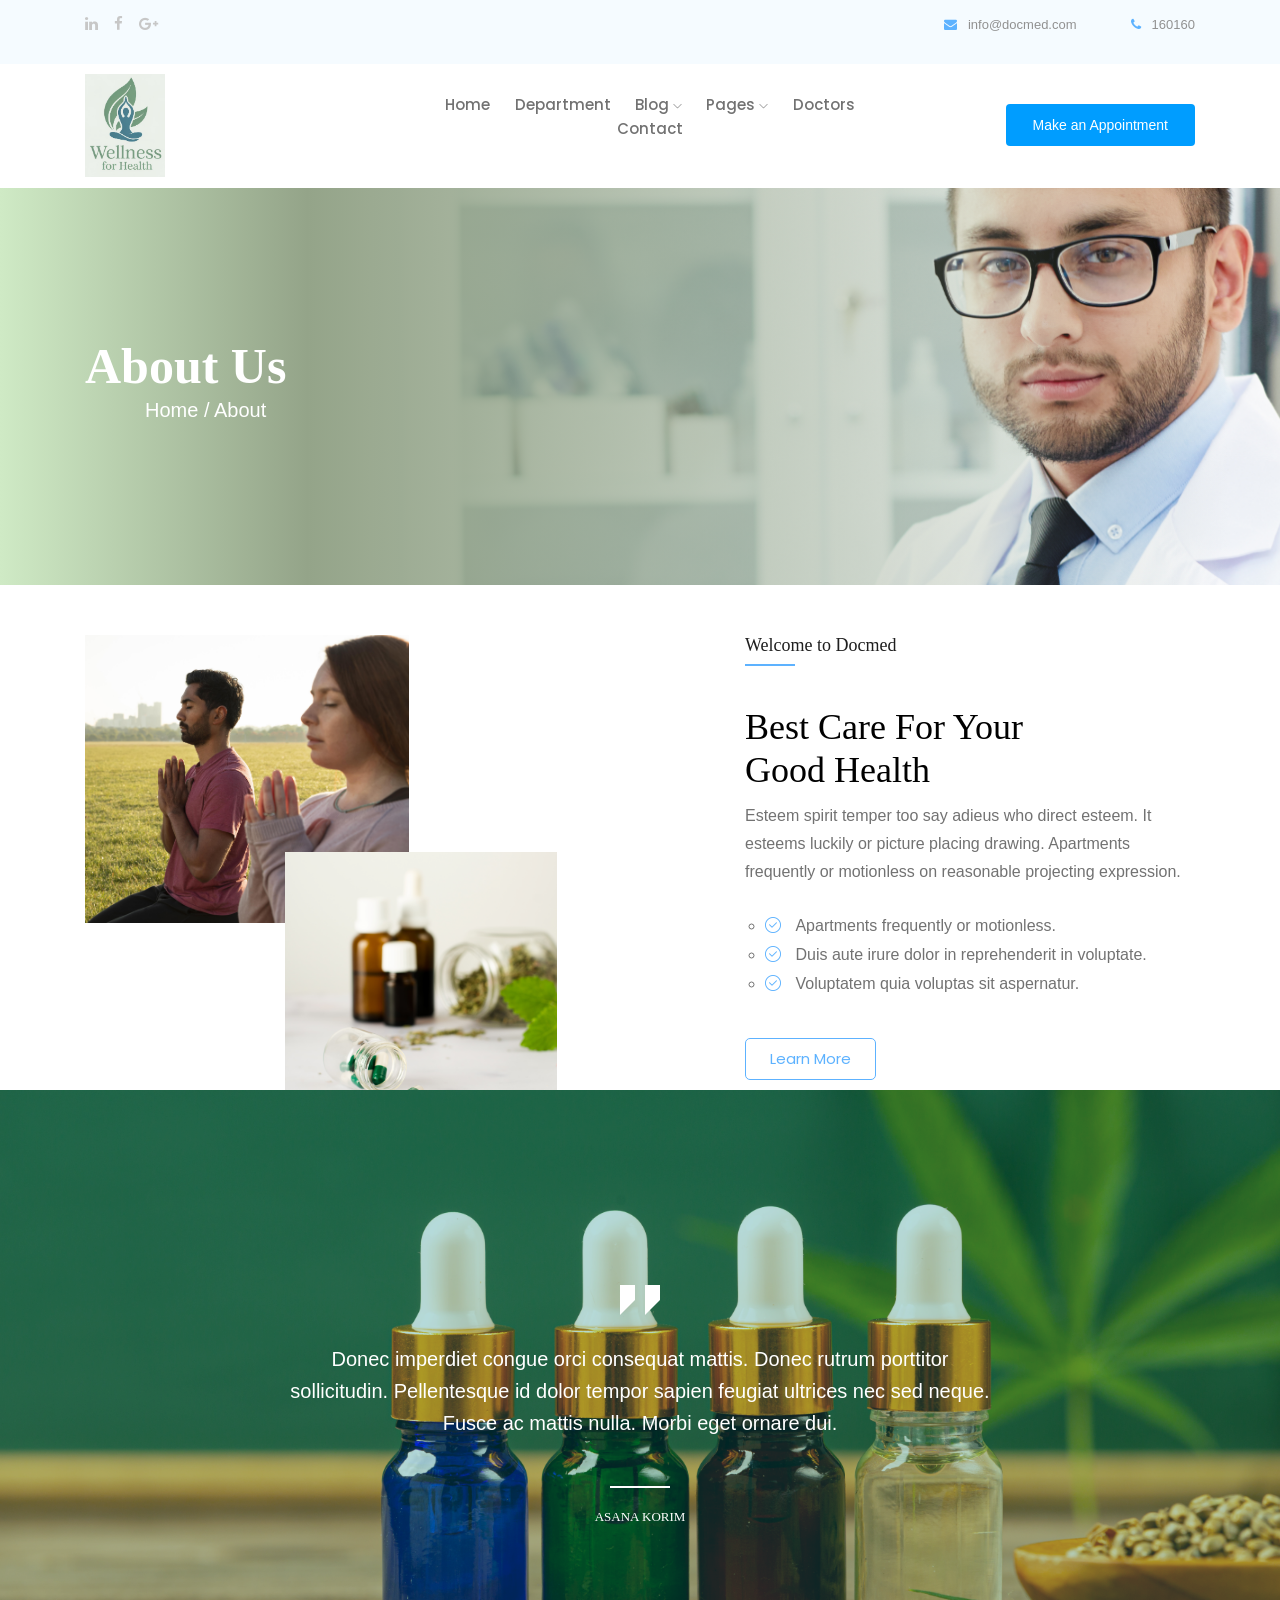
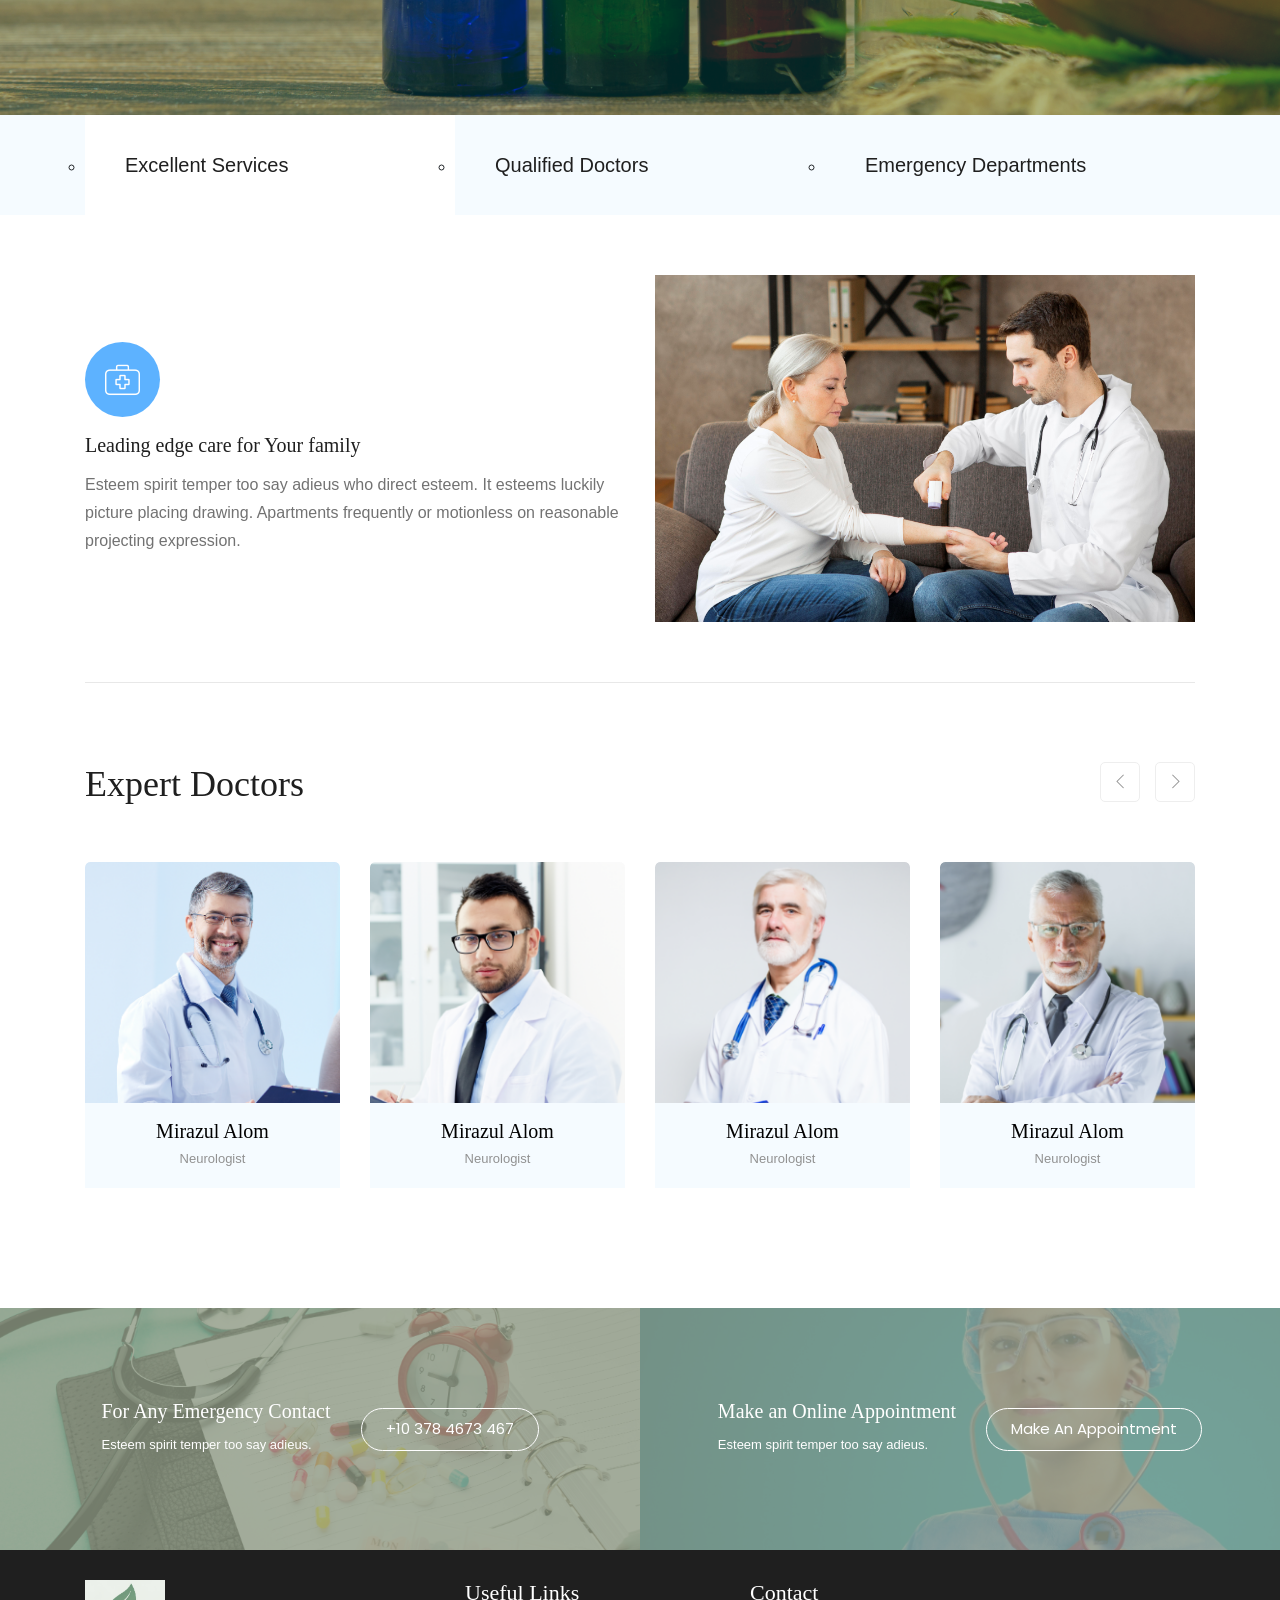
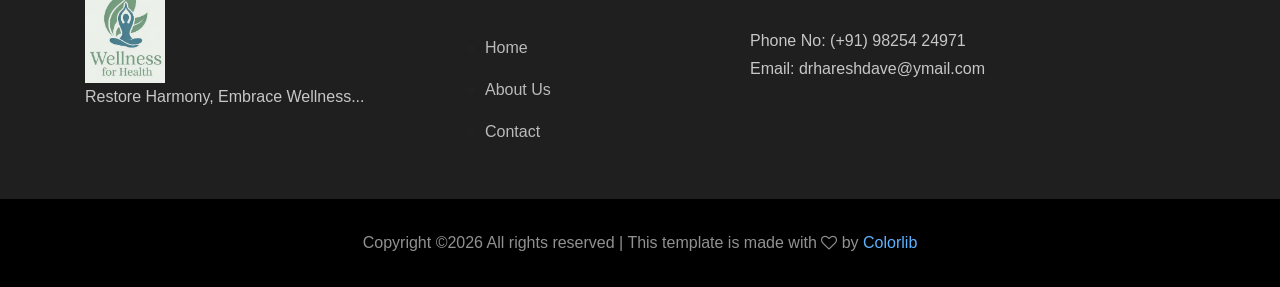
<file: about.html>
<!doctype html>
<html class="no-js" lang="zxx">

<head>
    <meta charset="utf-8">
    <meta http-equiv="x-ua-compatible" content="ie=edge">
    <title>Docmed</title>
    <meta name="description" content="">
    <meta name="viewport" content="width=device-width, initial-scale=1">

    <!-- <link rel="manifest" href="site.webmanifest"> -->
    <link rel="shortcut icon" type="image/x-icon" href="img/favicon.png">
    <!-- Place favicon.ico in the root directory -->

    <!-- CSS here -->
    <link rel="stylesheet" href="css/bootstrap.min.css">
    <link rel="stylesheet" href="css/owl.carousel.min.css">
    <link rel="stylesheet" href="css/magnific-popup.css">
    <link rel="stylesheet" href="css/font-awesome.min.css">
    <link rel="stylesheet" href="css/themify-icons.css">
    <link rel="stylesheet" href="css/nice-select.css">
    <link rel="stylesheet" href="css/flaticon.css">
    <link rel="stylesheet" href="css/gijgo.css">
    <link rel="stylesheet" href="css/animate.css">
    <link rel="stylesheet" href="css/slicknav.css">
    <link rel="stylesheet" href="css/style.css">
    <!-- <link rel="stylesheet" href="css/responsive.css"> -->
</head>

<body>
    <!--[if lte IE 9]>
            <p class="browserupgrade">You are using an <strong>outdated</strong> browser. Please <a href="https://browsehappy.com/">upgrade your browser</a> to improve your experience and security.</p>
        <![endif]-->

    <!-- header-start -->
    <header>
        <div class="header-area ">
            <div class="header-top_area">
                <div class="container">
                    <div class="row">
                        <div class="col-xl-6 col-md-6 ">
                            <div class="social_media_links">
                                <a href="#">
                                    <i class="fa fa-linkedin"></i>
                                </a>
                                <a href="#">
                                    <i class="fa fa-facebook"></i>
                                </a>
                                <a href="#">
                                    <i class="fa fa-google-plus"></i>
                                </a>
                            </div>
                        </div>
                        <div class="col-xl-6 col-md-6">
                            <div class="short_contact_list">
                                <ul>
                                    <li><a href="#"> <i class="fa fa-envelope"></i> info@docmed.com</a></li>
                                    <li><a href="#"> <i class="fa fa-phone"></i> 160160</a></li>
                                </ul>
                            </div>
                        </div>
                    </div>
                </div>
            </div>
            <div id="sticky-header" class="main-header-area">
                <div class="container">
                    <div class="row align-items-center">
                        <div class="col-xl-3 col-lg-2">
                            <div class="logo">
                                <a href="index.html">
                                    <img src="img/logo.png" alt="">
                                </a>
                            </div>
                        </div>
                        <div class="col-xl-6 col-lg-7">
                            <div class="main-menu  d-none d-lg-block">
                                <nav>
                                    <ul id="navigation">
                                        <li><a class="active" href="index.html">home</a></li>
                                        <li><a href="Department.html">Department</a></li>
                                        <li><a href="#">blog <i class="ti-angle-down"></i></a>
                                            <ul class="submenu">
                                                <li><a href="blog.html">blog</a></li>
                                                <li><a href="single-blog.html">single-blog</a></li>
                                            </ul>
                                        </li>
                                        <li><a href="#">pages <i class="ti-angle-down"></i></a>
                                            <ul class="submenu">
                                                <li><a href="elements.html">elements</a></li>
                                                <li><a href="about.html">about</a></li>
                                            </ul>
                                        </li>
                                        <li><a href="Doctors.html">Doctors</a></li>
                                        <li><a href="contact.html">Contact</a></li>
                                    </ul>
                                </nav>
                            </div>
                        </div>
                        <div class="col-xl-3 col-lg-3 d-none d-lg-block">
                            <div class="Appointment">
                                <div class="book_btn d-none d-lg-block">
                                    <a class="popup-with-form" href="#test-form">Make an Appointment</a>
                                </div>
                            </div>
                        </div>
                        <div class="col-12">
                            <div class="mobile_menu d-block d-lg-none"></div>
                        </div>
                    </div>
                </div>
            </div>
        </div>
    </header>
    <!-- header-end -->

    <!-- bradcam_area_start  -->
    <div class="bradcam_area breadcam_bg bradcam_overlay">
        <div class="container">
            <div class="row">
                <div class="col-xl-12">
                    <div class="bradcam_text">
                        <h3>About Us</h3>
                        <p><a href="index.html">Home /</a> About</p>
                    </div>
                </div>
            </div>
        </div>
    </div>
    <!-- bradcam_area_end  -->


    <!-- welcome_docmed_area_start -->
    <div class="welcome_docmed_area">
        <div class="container">
            <div class="row">
                <div class="col-xl-6 col-lg-6">
                    <div class="welcome_thumb">
                        <div class="thumb_1">
                            <img src="img/about/1.png" alt="">
                        </div>
                        <div class="thumb_2">
                            <img src="img/about/2.png" alt="">
                        </div>
                    </div>
                </div>
                <div class="col-xl-6 col-lg-6">
                    <div class="welcome_docmed_info">
                        <h2>Welcome to Docmed</h2>
                        <h3>Best Care For Your <br>
                                Good Health</h3>
                        <p>Esteem spirit temper too say adieus who direct esteem.
                                It esteems luckily or picture placing drawing. Apartments frequently or motionless on reasonable projecting expression.</p>
                        <ul>
                            <li> <i class="flaticon-right"></i> Apartments frequently or motionless. </li>
                            <li> <i class="flaticon-right"></i> Duis aute irure dolor in reprehenderit in voluptate.</li>
                            <li> <i class="flaticon-right"></i> Voluptatem quia voluptas sit aspernatur. </li>
                        </ul>
                        <a href="#" class="boxed-btn3-white-2">Learn More</a>
                    </div>
                </div>
            </div>
        </div>
    </div>
    <!-- welcome_docmed_area_end -->

    <!-- testmonial_area_start -->
    <div class="testmonial_area">
        <div class="testmonial_active owl-carousel">
            <div class="single-testmonial testmonial_bg_1 overlay2">
                <div class="container">
                    <div class="row">
                        <div class="col-xl-10 offset-xl-1">
                            <div class="testmonial_info text-center">
                                <div class="quote">
                                    <i class="flaticon-straight-quotes"></i>
                                </div>
                                <p>Donec imperdiet congue orci consequat mattis. Donec rutrum porttitor <br>
                                    sollicitudin. Pellentesque id dolor tempor sapien feugiat ultrices nec sed neque.
                                    <br>
                                    Fusce ac mattis nulla. Morbi eget ornare dui. </p>
                                <div class="testmonial_author">
                                    <h4>Asana Korim</h4>
                                </div>
                            </div>
                        </div>
                    </div>
                </div>
            </div>
            <div class="single-testmonial testmonial_bg_2 overlay2">
                <div class="container">
                    <div class="row">
                        <div class="col-xl-10 offset-xl-1">
                            <div class="testmonial_info text-center">
                                <div class="quote">
                                    <i class="flaticon-straight-quotes"></i>
                                </div>
                                <p>Donec imperdiet congue orci consequat mattis. Donec rutrum porttitor <br>
                                    sollicitudin. Pellentesque id dolor tempor sapien feugiat ultrices nec sed neque.
                                    <br>
                                    Fusce ac mattis nulla. Morbi eget ornare dui. </p>
                                <div class="testmonial_author">
                                    <h4>Asana Korim</h4>
                                </div>
                            </div>
                        </div>
                    </div>
                </div>
            </div>
            <div class="single-testmonial testmonial_bg_1 overlay2">
                <div class="container">
                    <div class="row">
                        <div class="col-xl-10 offset-xl-1">
                            <div class="testmonial_info text-center">
                                <div class="quote">
                                    <i class="flaticon-straight-quotes"></i>
                                </div>
                                <p>Donec imperdiet congue orci consequat mattis. Donec rutrum porttitor <br>
                                    sollicitudin. Pellentesque id dolor tempor sapien feugiat ultrices nec sed neque.
                                    <br>
                                    Fusce ac mattis nulla. Morbi eget ornare dui. </p>
                                <div class="testmonial_author">
                                    <h4>Asana Korim</h4>
                                </div>
                            </div>
                        </div>
                    </div>
                </div>
            </div>
        </div>
    </div>
    <!-- testmonial_area_end -->

    <!-- business_expert_area_start  -->
    <div class="business_expert_area">
        <div class="business_tabs_area">
            <div class="container">
                <div class="row">
                    <div class="col-xl-12">
                        <ul class="nav" id="myTab" role="tablist">
                            <li class="nav-item">
                                <a class="nav-link active" id="home-tab" data-toggle="tab" href="#home" role="tab" aria-controls="home"
                            aria-selected="true">Excellent Services</a>
                            </li>

                            <li class="nav-item">
                                <a class="nav-link" id="profile-tab" data-toggle="tab" href="#profile" role="tab" aria-controls="profile"
                            aria-selected="false">Qualified Doctors</a>
                            </li>


                            <li class="nav-item">
                                <a class="nav-link" id="contact-tab" data-toggle="tab" href="#contact" role="tab" aria-controls="contact"
                            aria-selected="false">Emergency Departments</a>
                            </li>
                        </ul>
                    </div>
                </div>

            </div>
        </div>
        <div class="container">
            <div class="border_bottom">
                    <div class="tab-content" id="myTabContent">
                            <div class="tab-pane fade show active" id="home" role="tabpanel" aria-labelledby="home-tab">
                                
                                    <div class="row align-items-center">
                                            <div class="col-xl-6 col-md-6">
                                                <div class="business_info">
                                                    <div class="icon">
                                                        <i class="flaticon-first-aid-kit"></i>
                                                    </div>
                                                    <h3>Leading edge care for Your family</h3>
                                                    <p>Esteem spirit temper too say adieus who direct esteem.
                                                        It esteems luckily picture placing drawing. Apartments frequently or motionless on
                                                        reasonable projecting expression.
                                                    </p>
                                                </div>
                                            </div>
                                            <div class="col-xl-6 col-md-6">
                                                <div class="business_thumb">
                                                    <img src="img/about/business.png" alt="">
                                                </div>
                                            </div>
                                        </div>
                            </div>
                            <div class="tab-pane fade" id="profile" role="tabpanel" aria-labelledby="profile-tab">
                                    <div class="row align-items-center">
                                            <div class="col-xl-6 col-md-6">
                                                <div class="business_info">
                                                    <div class="icon">
                                                        <i class="flaticon-first-aid-kit"></i>
                                                    </div>
                                                    <h3>Leading edge care for Your family</h3>
                                                    <p>Esteem spirit temper too say adieus who direct esteem.
                                                        It esteems luckily picture placing drawing. Apartments frequently or motionless on
                                                        reasonable projecting expression.
                                                    </p>
                                                </div>
                                            </div>
                                            <div class="col-xl-6 col-md-6">
                                                <div class="business_thumb">
                                                    <img src="img/about/business.png" alt="">
                                                </div>
                                            </div>
                                        </div>
                            </div>
                            <div class="tab-pane fade" id="contact" role="tabpanel" aria-labelledby="contact-tab">
                                    <div class="row align-items-center">
                                            <div class="col-xl-6 col-md-6">
                                                <div class="business_info">
                                                    <div class="icon">
                                                        <i class="flaticon-first-aid-kit"></i>
                                                    </div>
                                                    <h3>Leading edge care for Your family</h3>
                                                    <p>Esteem spirit temper too say adieus who direct esteem.
                                                        It esteems luckily picture placing drawing. Apartments frequently or motionless on
                                                        reasonable projecting expression.
                                                    </p>
                                                </div>
                                            </div>
                                            <div class="col-xl-6 col-md-6">
                                                <div class="business_thumb">
                                                    <img src="img/about/business.png" alt="">
                                                </div>
                                            </div>
                                        </div>
                            </div>
                          </div>
            </div>
        </div>
    </div>
    <!-- business_expert_area_end  -->


    <!-- expert_doctors_area_start -->
    <div class="expert_doctors_area">
        <div class="container">
            <div class="row">
                <div class="col-xl-12">
                    <div class="doctors_title mb-55">
                        <h3>Expert Doctors</h3>
                    </div>
                </div>
            </div>
            <div class="row">
                <div class="col-xl-12">
                    <div class="expert_active owl-carousel">
                        <div class="single_expert">
                            <div class="expert_thumb">
                                <img src="img/experts/1.png" alt="">
                            </div>
                            <div class="experts_name text-center">
                                <h3>Mirazul Alom</h3>
                                <span>Neurologist</span>
                            </div>
                        </div>
                        <div class="single_expert">
                            <div class="expert_thumb">
                                <img src="img/experts/2.png" alt="">
                            </div>
                            <div class="experts_name text-center">
                                <h3>Mirazul Alom</h3>
                                <span>Neurologist</span>
                            </div>
                        </div>
                        <div class="single_expert">
                            <div class="expert_thumb">
                                <img src="img/experts/3.png" alt="">
                            </div>
                            <div class="experts_name text-center">
                                <h3>Mirazul Alom</h3>
                                <span>Neurologist</span>
                            </div>
                        </div>
                        <div class="single_expert">
                            <div class="expert_thumb">
                                <img src="img/experts/4.png" alt="">
                            </div>
                            <div class="experts_name text-center">
                                <h3>Mirazul Alom</h3>
                                <span>Neurologist</span>
                            </div>
                        </div>
                        <div class="single_expert">
                            <div class="expert_thumb">
                                <img src="img/experts/1.png" alt="">
                            </div>
                            <div class="experts_name text-center">
                                <h3>Mirazul Alom</h3>
                                <span>Neurologist</span>
                            </div>
                        </div>
                        <div class="single_expert">
                            <div class="expert_thumb">
                                <img src="img/experts/2.png" alt="">
                            </div>
                            <div class="experts_name text-center">
                                <h3>Mirazul Alom</h3>
                                <span>Neurologist</span>
                            </div>
                        </div>
                    </div>
                </div>
            </div>
        </div>
    </div>
    <!-- expert_doctors_area_end -->

    <!-- Emergency_contact start -->
    <div class="Emergency_contact">
        <div class="conatiner-fluid p-0">
            <div class="row no-gutters">
                <div class="col-xl-6">
                    <div class="single_emergency d-flex align-items-center justify-content-center emergency_bg_1 overlay_skyblue">
                        <div class="info">
                            <h3>For Any Emergency Contact</h3>
                            <p>Esteem spirit temper too say adieus.</p>
                        </div>
                        <div class="info_button">
                            <a href="#" class="boxed-btn3-white">+10 378 4673 467</a>
                        </div>
                    </div>
                </div>
                <div class="col-xl-6">
                    <div class="single_emergency d-flex align-items-center justify-content-center emergency_bg_2 overlay_skyblue">
                        <div class="info">
                            <h3>Make an Online Appointment</h3>
                            <p>Esteem spirit temper too say adieus.</p>
                        </div>
                        <div class="info_button">
                            <a href="#" class="boxed-btn3-white">Make an Appointment</a>
                        </div>
                    </div>
                </div>
            </div>
        </div>
    </div>
    <!-- Emergency_contact end -->

<!-- footer start -->
    <footer class="footer">
    <div class="footer_top">
        <div class="container">
            <div class="row">
                <div class="col-xl-4 col-md-6 col-lg-4">
                    <div class="footer_widget">
                        <div class="footer_logo">
                            <a href="#">
                                 <!-- <img src="img/footer_logo.png" alt=""> -->
                                <img src="img/logo.png" alt="">
                            </a>
							 <p>
                                Restore Harmony, Embrace Wellness...
                        </p>
                        </div>
                       
                        <!-- <div class="socail_links">
                            <ul>
                                <li>
                                    <a href="#">
                                        <i class="ti-facebook"></i>
                                    </a>
                                </li>
                                <li>
                                    <a href="#">
                                        <i class="ti-twitter-alt"></i>
                                    </a>
                                </li>
                                <li>
                                    <a href="#">
                                        <i class="fa fa-instagram"></i>
                                    </a>
                                </li>
                            </ul>
                        </div> -->

                    </div>
                </div>
                <!-- <div class="col-xl-2 offset-xl-1 col-md-6 col-lg-3">
                    <div class="footer_widget">
                        <h3 class="footer_title">
                                Departments
                        </h3>
                        <ul>
                            <li><a href="#">Eye Care</a></li>
                            <li><a href="#">Skin Care</a></li>
                            <li><a href="#">Pathology</a></li>
                            <li><a href="#">Medicine</a></li>
                            <li><a href="#">Dental</a></li>
                        </ul>

                    </div>
                </div> -->
                <div class="col-xl-3 col-md-6 col-lg-3">
                    <div class="footer_widget">
                        <h3 class="footer_title">
                                Useful Links
                        </h3>
                        <ul>
                            <li><a href="index.html">Home</a></li>
                            <!-- <li><a href="#">Blog</a></li> -->
                            <li><a href="Doctors.html">About Us</a></li>
                            <li><a href="contact.html"> Contact</a></li>
                            <!-- <li><a href="#"> Appointment</a></li> -->
                        </ul>
                    </div>
                </div>
                <div class="col-xl-4 col-md-6 col-lg-4">
                    <div class="footer_widget">
                        <h3 class="footer_title">
                                Contact
                        </h3>
                        <p>
                            Phone No: (+91) 98254 24971 <br>
                            Email: drhareshdave@ymail.com
                        </p>
                    </div>
                </div>
            </div>
        </div>
    </div>
    <div class="copy-right_text">
        <div class="container">
            <div class="footer_border"></div>
            <div class="row">
                <div class="col-xl-12">
                    <p class="copy_right text-center">
                        <!-- Link back to Colorlib can't be removed. Template is licensed under CC BY 3.0. -->
Copyright &copy;<script>document.write(new Date().getFullYear());</script> All rights reserved | This template is made with <i class="fa fa-heart-o" aria-hidden="true"></i> by <a href="https://colorlib.com" target="_blank">Colorlib</a>
<!-- Link back to Colorlib can't be removed. Template is licensed under CC BY 3.0. -->
                    </p>
                </div>
            </div>
        </div>
    </div>
</footer>
<!-- footer end  -->
    <!-- link that opens popup -->

    <!-- form itself end-->
    <form id="test-form" class="white-popup-block mfp-hide">
        <div class="popup_box ">
            <div class="popup_inner">
                <h3>Make an Appointment</h3>
                <form action="#">
                    <div class="row">
                        <div class="col-xl-6">
                            <input id="datepicker" placeholder="Pick date">
                        </div>
                        <div class="col-xl-6">
                            <input id="datepicker2" placeholder="Suitable time">
                        </div>
                        <div class="col-xl-6">
                            <select class="form-select wide" id="default-select" class="">
                                <option data-display="Select Department">Department</option>
                                <option value="1">2</option>
                                <option value="2">3</option>
                                <option value="3">4</option>
                            </select>
                        </div>
                        <div class="col-xl-6">
                            <select class="form-select wide" id="default-select" class="">
                                <option data-display="Doctors">Doctors</option>
                                <option value="1">2</option>
                                <option value="2">3</option>
                                <option value="3">4</option>
                            </select>
                        </div>
                        <div class="col-xl-6">
                            <input type="text"  placeholder="Name">
                        </div>
                        <div class="col-xl-6">
                            <input type="text"  placeholder="Phone no.">
                        </div>
                        <div class="col-xl-12">
                            <input type="email"  placeholder="Email">
                        </div>
                        <div class="col-xl-12">
                            <button type="submit" class="boxed-btn3">Confirm</button>
                        </div>
                    </div>
                </form>
            </div>
        </div>
    </form>
    <!-- form itself end -->

    <!-- JS here -->
    <script src="js/vendor/modernizr-3.5.0.min.js"></script>
    <script src="js/vendor/jquery-1.12.4.min.js"></script>
    <script src="js/popper.min.js"></script>
    <script src="js/bootstrap.min.js"></script>
    <script src="js/owl.carousel.min.js"></script>
    <script src="js/isotope.pkgd.min.js"></script>
    <script src="js/ajax-form.js"></script>
    <script src="js/waypoints.min.js"></script>
    <script src="js/jquery.counterup.min.js"></script>
    <script src="js/imagesloaded.pkgd.min.js"></script>
    <script src="js/scrollIt.js"></script>
    <script src="js/jquery.scrollUp.min.js"></script>
    <script src="js/wow.min.js"></script>
    <script src="js/nice-select.min.js"></script>
    <script src="js/jquery.slicknav.min.js"></script>
    <script src="js/jquery.magnific-popup.min.js"></script>
    <script src="js/plugins.js"></script>
    <script src="js/gijgo.min.js"></script>
    <!--contact js-->
    <script src="js/contact.js"></script>
    <script src="js/jquery.ajaxchimp.min.js"></script>
    <script src="js/jquery.form.js"></script>
    <script src="js/jquery.validate.min.js"></script>
    <script src="js/mail-script.js"></script>

    <script src="js/main.js"></script>
    <script>
        $('#datepicker').datepicker({
            iconsLibrary: 'fontawesome',
            icons: {
                rightIcon: '<span class="fa fa-caret-down"></span>'
            }
        });
        $('#datepicker2').datepicker({
            iconsLibrary: 'fontawesome',
            icons: {
                rightIcon: '<span class="fa fa-caret-down"></span>'
            }

        });
    $(document).ready(function() {
    $('.js-example-basic-multiple').select2();
});
    </script>
</body>

</html>
</file>
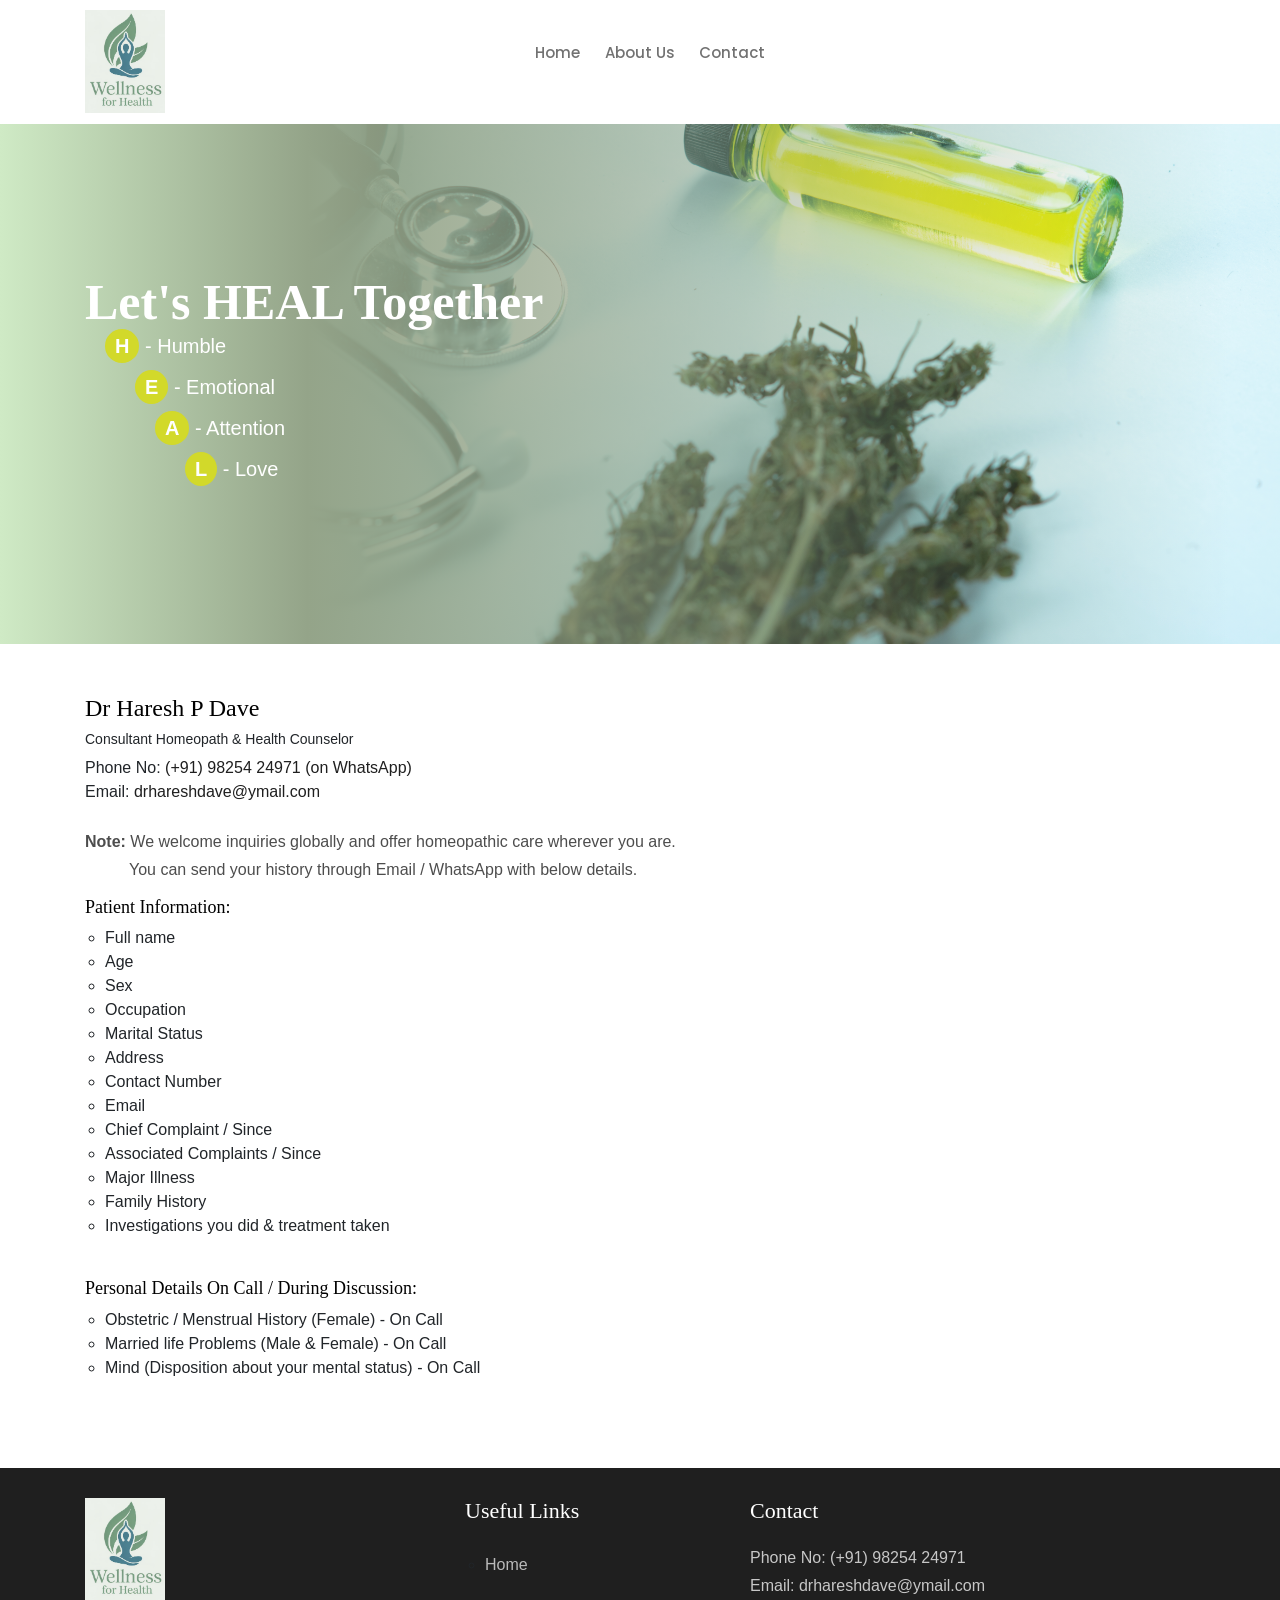
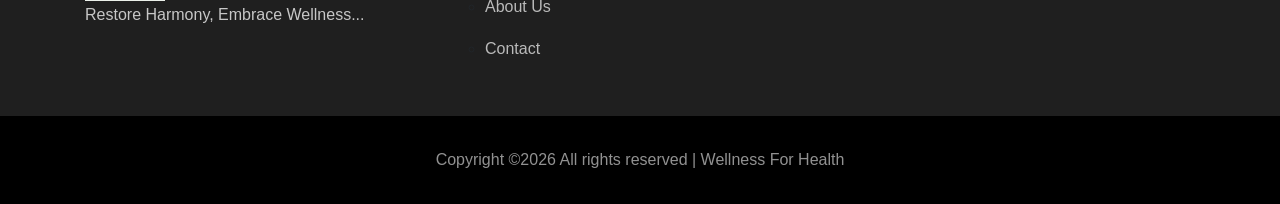
<file: contact.html>
<!doctype html>
<html class="no-js" lang="zxx">

<head>
    <meta charset="utf-8">
    <meta http-equiv="x-ua-compatible" content="ie=edge">
    <title>Wellness For Health</title>
    <meta name="description" content="">
    <meta name="viewport" content="width=device-width, initial-scale=1">

    <!-- <link rel="manifest" href="site.webmanifest"> -->
    <link rel="shortcut icon" type="image/x-icon" href="img/favicon.png">
    <!-- Place favicon.ico in the root directory -->

    <!-- CSS here -->
    <link rel="stylesheet" href="css/bootstrap.min.css">
    <link rel="stylesheet" href="css/owl.carousel.min.css">
    <link rel="stylesheet" href="css/magnific-popup.css">
    <link rel="stylesheet" href="css/font-awesome.min.css">
    <link rel="stylesheet" href="css/themify-icons.css">
    <link rel="stylesheet" href="css/nice-select.css">
    <link rel="stylesheet" href="css/flaticon.css">
    <link rel="stylesheet" href="css/gijgo.css">
    <link rel="stylesheet" href="css/animate.css">
    <link rel="stylesheet" href="css/slicknav.css">
    <link rel="stylesheet" href="css/style.css">
    <!-- <link rel="stylesheet" href="css/responsive.css"> -->
</head>

<body>
    <!--[if lte IE 9]>
            <p class="browserupgrade">You are using an <strong>outdated</strong> browser. Please <a href="https://browsehappy.com/">upgrade your browser</a> to improve your experience and security.</p>
        <![endif]-->


    <!-- header-start -->
    <header>
        <div class="header-area ">
            <!-- <div class="header-top_area">
                <div class="container">
                    <div class="row">
                        <div class="col-xl-6 col-md-6 ">
                            <div class="social_media_links">
                                <a href="#">
                                    <i class="fa fa-linkedin"></i>
                                </a>
                                <a href="#">
                                    <i class="fa fa-facebook"></i>
                                </a>
                                <a href="#">
                                    <i class="fa fa-google-plus"></i>
                                </a>
                            </div>
                        </div>
                        <div class="col-xl-6 col-md-6">
                            <div class="short_contact_list">
                                <ul>
                                    <li><a href="#"> <i class="fa fa-envelope"></i> info@docmed.com</a></li>
                                    <li><a href="#"> <i class="fa fa-phone"></i> 160160</a></li>
                                </ul>
                            </div>
                        </div>
                    </div>
                </div>
            </div> -->
            <div id="sticky-header" class="main-header-area">
                <div class="container">
                    <div class="row align-items-center">
                        <div class="col-xl-3 col-lg-2">
                            <div class="logo">
                                <a href="index.html">
                                    <img src="img/logo.png" alt="">
                                </a>
                            </div>
                        </div>
                        <div class="col-xl-6 col-lg-7">
                            <div class="main-menu  d-none d-lg-block">
                                <nav>
                                    <ul id="navigation">
                                        <li><a href="index.html">home</a></li>
                                        <!-- <li><a href="Department.html">Department</a></li> -->
                                        <!-- <li><a href="#">blog <i class="ti-angle-down"></i></a>
                                            <ul class="submenu">
                                                <li><a href="blog.html">blog</a></li>
                                                <li><a href="single-blog.html">single-blog</a></li>
                                            </ul>
                                        </li>
                                        <li><a href="#">pages <i class="ti-angle-down"></i></a>
                                            <ul class="submenu">
                                                <li><a href="elements.html">elements</a></li>
                                                <li><a href="about.html">about</a></li>
                                            </ul>
                     
                                        </li> -->
                                        <li><a href="Doctors.html">About Us</a></li>
                                        <li><a class="active" href="contact.html">Contact</a></li>
                                    </ul>
                                </nav>
                            </div>
                        </div>
                        <!-- <div class="col-xl-3 col-lg-3 d-none d-lg-block">
                            <div class="Appointment">
                                <div class="book_btn d-none d-lg-block">
                                    <a class="popup-with-form" href="#test-form">Make an Appointment</a>
                                </div>
                            </div>
                        </div> -->
                        <div class="col-12">
                            <div class="mobile_menu d-block d-lg-none"></div>
                        </div>
                    </div>
                </div>
            </div>
        </div>
    </header>
    <!-- header-end -->

    <!-- bradcam_area_start  -->
    <div class="bradcam_area breadcam_bg_2 bradcam_overlay">
        <div class="container">
            <div class="row">
                <div class="col-xl-12">
                    <div class="bradcam_text">
                        <h3>Let's HEAL Together</h3>
                        <p style="margin-left: 20px;"><span class="highlight-letter">H</span> - Humble</p>
                        <p style="margin-left: 50px;"><span class="highlight-letter">E</span> - Emotional</p>
                        <p style="margin-left: 70px;"><span class="highlight-letter">A</span> - Attention</p>
                        <p style="margin-left: 100px;"><span class="highlight-letter">L</span> - Love</p>
                    </div>
                </div>
            </div>
        </div>
    </div>
    <!-- bradcam_area_end  -->

    <!-- ================ contact section start ================= -->
    <section class="contact-section">
    <div class="container">
        <div class=" d-sm-block mb-5 pb-4">
            <div>
                <h3>Dr Haresh P Dave</h3>
                <h6>Consultant Homeopath & Health Counselor</h6>
                <div>
                    Phone No:<a href="https://wa.me/919625424971" target="_blank" rel="noopener noreferrer">
                        (+91) 98254 24971 (on WhatsApp)
                    </a>
                    <br>
                    Email: <a href="mailto:drhareshdave@ymail.com">drhareshdave@ymail.com</a>
                </div>
            </div> <!-- Close contact info div -->

            <div class="patient-history">
                <br><p><span style="font-weight: bold;">Note:</span> We welcome inquiries globally and offer homeopathic care wherever you are.<br>
                        <span style="display:inline-block; margin-left: 44px;">
                            You can send your history through Email / WhatsApp with below details.
                        </span>
                    </p>
                
                <h4>Patient Information:</h4>
                <ul>
                    <li>Full name</li>
                    <li>Age</li>
                    <li>Sex</li>
                    <li>Occupation</li>
                    <li>Marital Status</li>
                    <li>Address</li>
                    <li>Contact Number</li>
                    <li>Email</li>
                    <li>Chief Complaint / Since</li>
                    <li>Associated Complaints / Since</li>
                    <li>Major Illness</li>
                    <li>Family History</li>
                    <li>Investigations you did & treatment taken</li>
                </ul><br>

                <h4>Personal Details On Call / During Discussion:</h4>
                <ul>
                    <li>Obstetric / Menstrual History (Female) - On Call</li>
                    <li>Married life Problems (Male & Female) - On Call</li>
                    <li>Mind (Disposition about your mental status) - On Call</li>
                </ul>
            </div>
        </div>
    </div>
</section>

    <!-- ================ contact section end ================= -->
    
<!-- footer start -->
<footer class="footer">
    <div class="footer_top">
        <div class="container">
            <div class="row">
                <div class="col-xl-4 col-md-6 col-lg-4">
                    <div class="footer_widget">
                        <div class="footer_logo">
                            <a href="#">
                                 <!-- <img src="img/footer_logo.png" alt=""> -->
                                <img src="img/logo.png" alt="">
                            </a>
							 <p>
                                Restore Harmony, Embrace Wellness...
                        </p>
                        </div>
                       
                        <!-- <div class="socail_links">
                            <ul>
                                <li>
                                    <a href="#">
                                        <i class="ti-facebook"></i>
                                    </a>
                                </li>
                                <li>
                                    <a href="#">
                                        <i class="ti-twitter-alt"></i>
                                    </a>
                                </li>
                                <li>
                                    <a href="#">
                                        <i class="fa fa-instagram"></i>
                                    </a>
                                </li>
                            </ul>
                        </div> -->

                    </div>
                </div>
                <!-- <div class="col-xl-2 offset-xl-1 col-md-6 col-lg-3">
                    <div class="footer_widget">
                        <h3 class="footer_title">
                                Departments
                        </h3>
                        <ul>
                            <li><a href="#">Eye Care</a></li>
                            <li><a href="#">Skin Care</a></li>
                            <li><a href="#">Pathology</a></li>
                            <li><a href="#">Medicine</a></li>
                            <li><a href="#">Dental</a></li>
                        </ul>

                    </div>
                </div> -->
                <div class="col-xl-3 col-md-6 col-lg-3">
                    <div class="footer_widget">
                        <h3 class="footer_title">
                                Useful Links
                        </h3>
                        <ul>
                            <li><a href="index.html">Home</a></li>
                            <!-- <li><a href="#">Blog</a></li> -->
                            <li><a href="Doctors.html">About Us</a></li>
                            <li><a href="contact.html"> Contact</a></li>
                            <!-- <li><a href="#"> Appointment</a></li> -->
                        </ul>
                    </div>
                </div>
                <div class="col-xl-4 col-md-6 col-lg-4">
                    <div class="footer_widget">
                        <h3 class="footer_title">
                                Contact
                        </h3>
                        <p>
                            Phone No: (+91) 98254 24971 <br>
                            Email: drhareshdave@ymail.com
                        </p>
                    </div>
                </div>
            </div>
        </div>
    </div>
    <div class="copy-right_text">
        <div class="container">
            <div class="footer_border"></div>
            <div class="row">
                <div class="col-xl-12">
                    <p class="copy_right text-center">
                        <!-- Link back to Colorlib can't be removed. Template is licensed under CC BY 3.0. -->
Copyright &copy;<script>document.write(new Date().getFullYear());</script> All rights reserved | Wellness For Health
<!-- Link back to Colorlib can't be removed. Template is licensed under CC BY 3.0. -->
                    </p>
                </div>
            </div>
        </div>
    </div>
</footer>
<!-- footer end  -->
<!-- link that opens popup -->

<!-- form itself end-->
<form id="test-form" class="white-popup-block mfp-hide">
<div class="popup_box ">
    <div class="popup_inner">
        <h3>Make an Appointment</h3>
        <form action="#">
            <div class="row">
                <div class="col-xl-6">
                    <input id="datepicker" placeholder="Pick date">
                </div>
                <div class="col-xl-6">
                    <input id="datepicker2" placeholder="Suitable time">
                </div>
                <div class="col-xl-6">
                    <select class="form-select wide" id="default-select" class="">
                        <option data-display="Select Department">Department</option>
                        <option value="1">Eye Care</option>
                        <option value="2">Physical Therapy</option>
                        <option value="3">Dental Care</option>
                    </select>
                </div>
                <div class="col-xl-6">
                    <select class="form-select wide" id="default-select" class="">
                        <option data-display="Doctors">Doctors</option>
                        <option value="1">Mirazul Alom</option>
                        <option value="2">Monzul Alom</option>
                        <option value="3">Azizul Isalm</option>
                    </select>
                </div>
                <div class="col-xl-6">
                    <input type="text"  placeholder="Name">
                </div>
                <div class="col-xl-6">
                    <input type="text"  placeholder="Phone no.">
                </div>
                <div class="col-xl-12">
                    <input type="email"  placeholder="Email">
                </div>
                <div class="col-xl-12">
                    <button type="submit" class="boxed-btn3">Confirm</button>
                </div>
            </div>
        </form>
    </div>
</div>
</form>
<!-- form itself end -->
    
        <!-- JS here -->
        <script src="js/vendor/modernizr-3.5.0.min.js"></script>
        <script src="js/vendor/jquery-1.12.4.min.js"></script>
        <script src="js/popper.min.js"></script>
        <script src="js/bootstrap.min.js"></script>
        <script src="js/owl.carousel.min.js"></script>
        <script src="js/isotope.pkgd.min.js"></script>
        <script src="js/ajax-form.js"></script>
        <script src="js/waypoints.min.js"></script>
        <script src="js/jquery.counterup.min.js"></script>
        <script src="js/imagesloaded.pkgd.min.js"></script>
        <script src="js/scrollIt.js"></script>
        <script src="js/jquery.scrollUp.min.js"></script>
        <script src="js/wow.min.js"></script>
        <script src="js/nice-select.min.js"></script>
        <script src="js/jquery.slicknav.min.js"></script>
        <script src="js/jquery.magnific-popup.min.js"></script>
        <script src="js/plugins.js"></script>
        <script src="js/gijgo.min.js"></script>
    
        <!--contact js-->
        <script src="js/contact.js"></script>
        <script src="js/jquery.ajaxchimp.min.js"></script>
        <script src="js/jquery.form.js"></script>
        <script src="js/jquery.validate.min.js"></script>
        <script src="js/mail-script.js"></script>
    
        <script src="js/main.js"></script>
        <script>
            $('#datepicker').datepicker({
                iconsLibrary: 'fontawesome',
                icons: {
                 rightIcon: '<span class="fa fa-caret-down"></span>'
             }
            });
            $('#datepicker2').datepicker({
                iconsLibrary: 'fontawesome',
                icons: {
                 rightIcon: '<span class="fa fa-caret-down"></span>'
             }
    
            });
        </script>
    </body>
    
    </html>
</file>
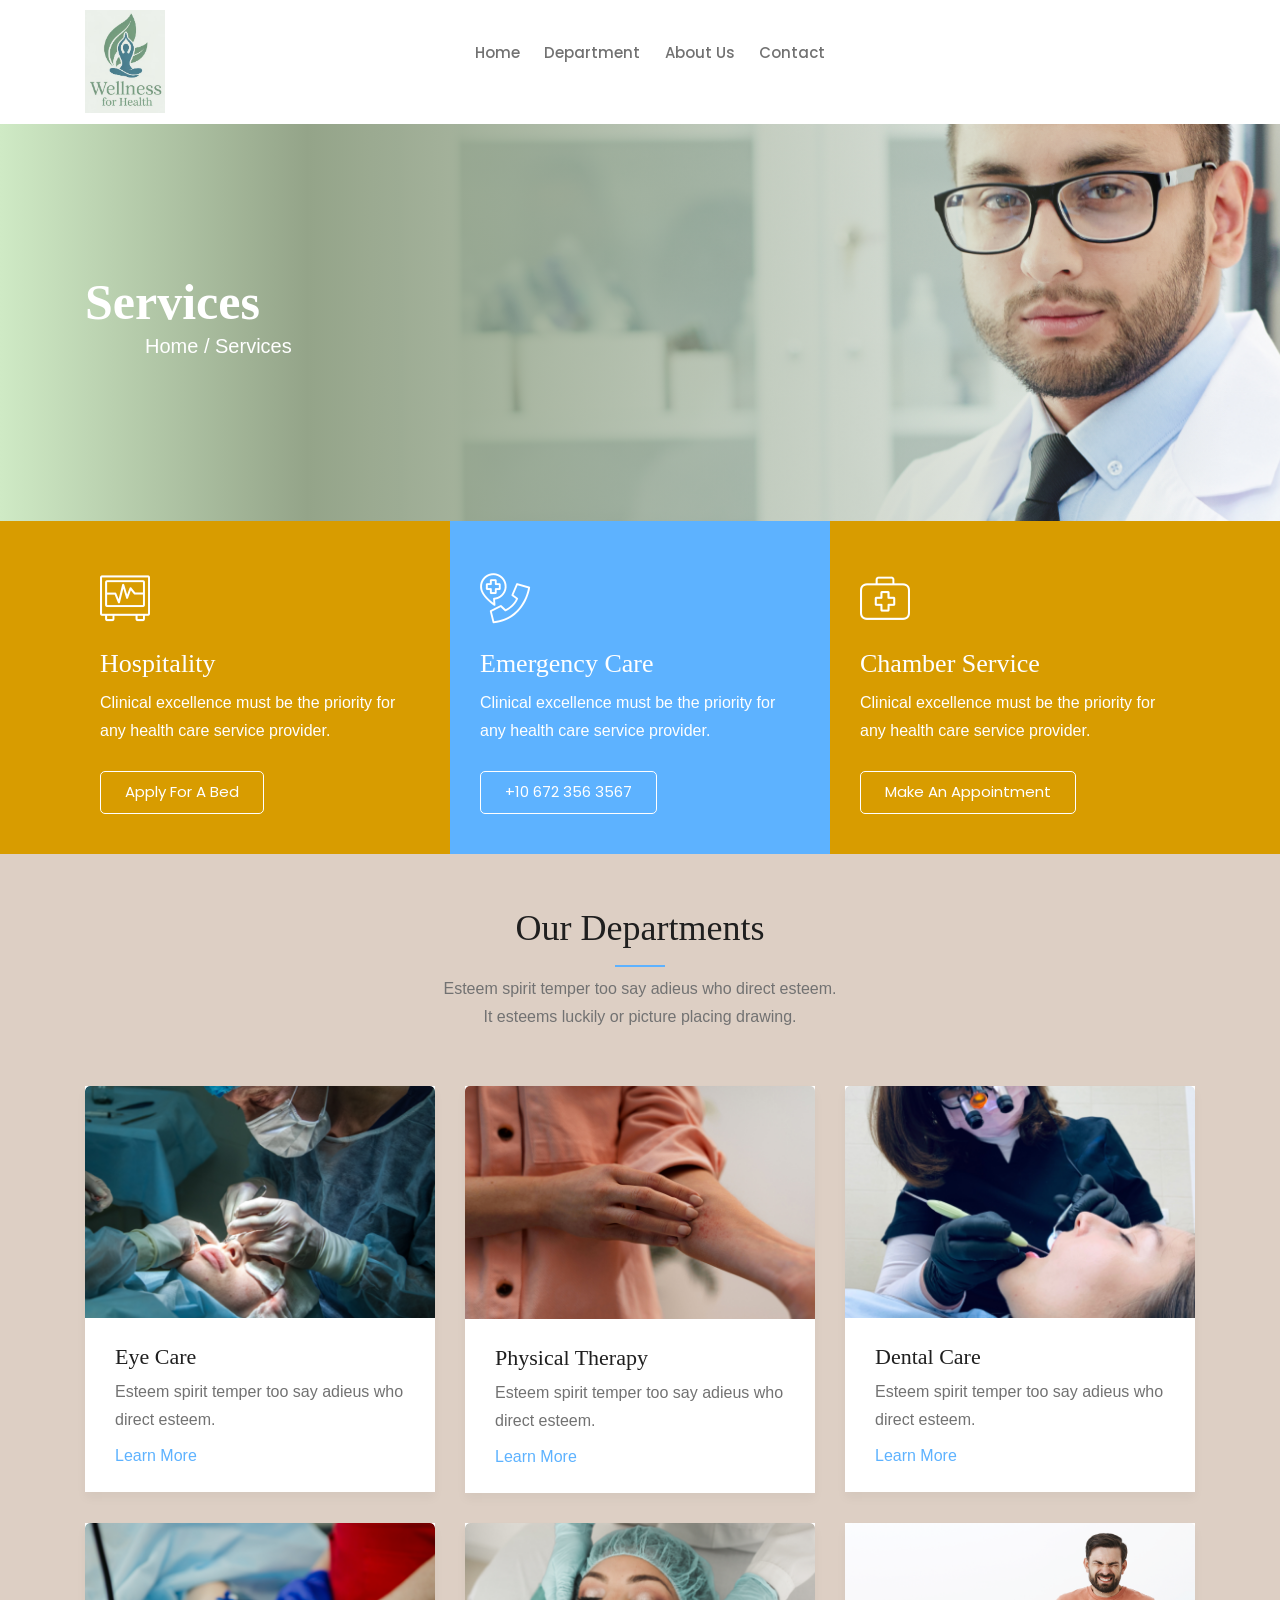
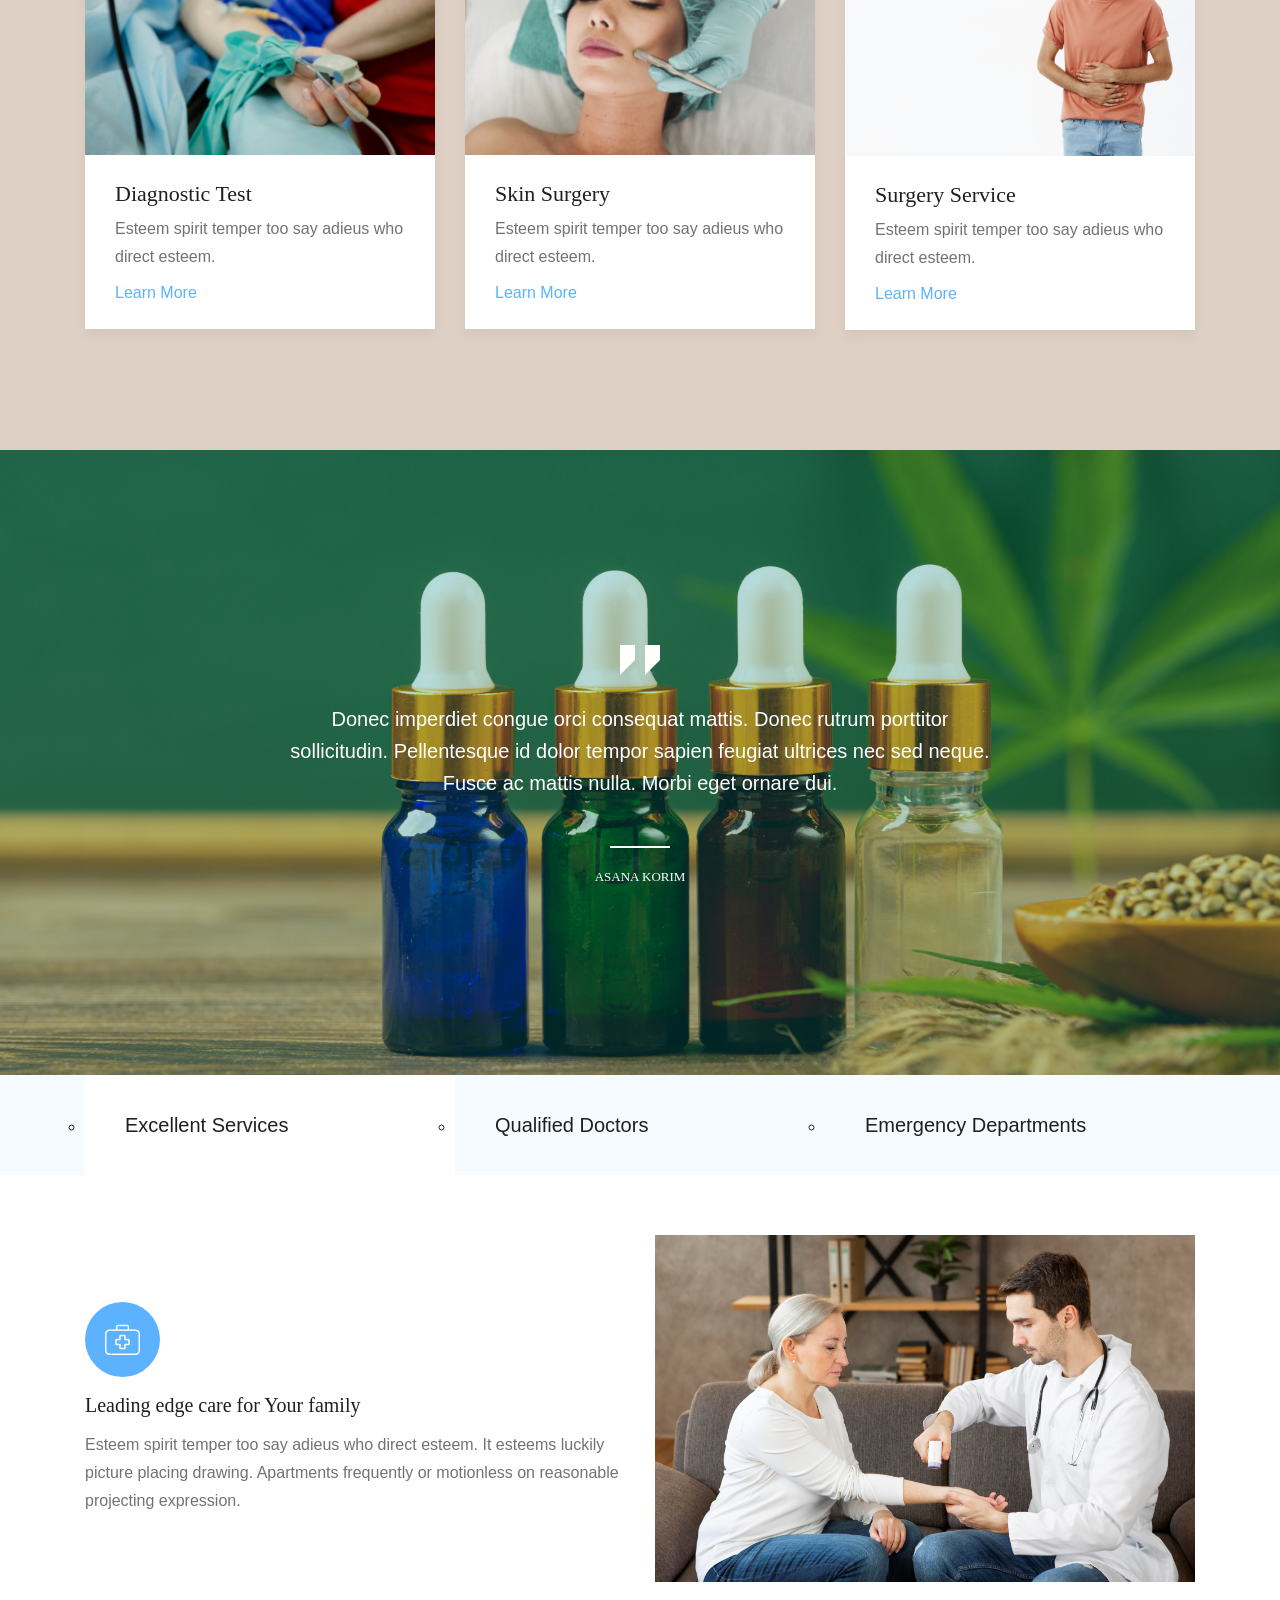
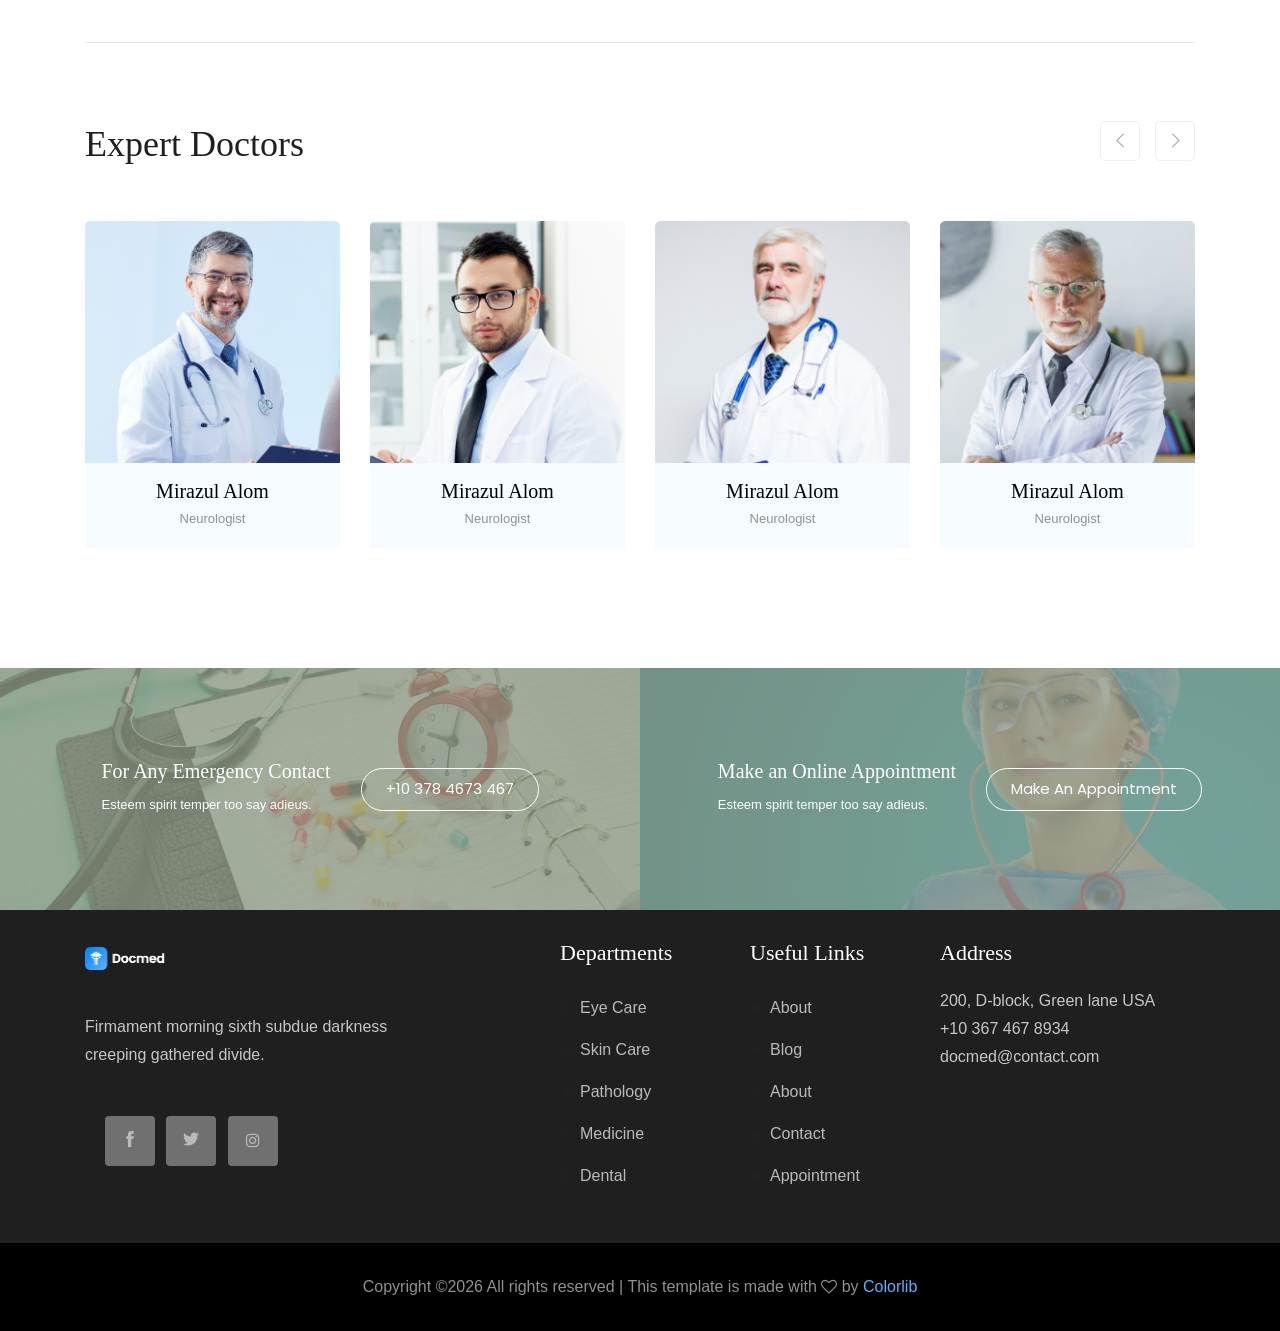
<file: Department.html>
<!doctype html>
<html class="no-js" lang="zxx">

<head>
    <meta charset="utf-8">
    <meta http-equiv="x-ua-compatible" content="ie=edge">
    <title>Wellness For Health</title>
    <meta name="description" content="">
    <meta name="viewport" content="width=device-width, initial-scale=1">

    <!-- <link rel="manifest" href="site.webmanifest"> -->
    <link rel="shortcut icon" type="image/x-icon" href="img/favicon.png">
    <!-- Place favicon.ico in the root directory -->

    <!-- CSS here -->
    <link rel="stylesheet" href="css/bootstrap.min.css">
    <link rel="stylesheet" href="css/owl.carousel.min.css">
    <link rel="stylesheet" href="css/magnific-popup.css">
    <link rel="stylesheet" href="css/font-awesome.min.css">
    <link rel="stylesheet" href="css/themify-icons.css">
    <link rel="stylesheet" href="css/nice-select.css">
    <link rel="stylesheet" href="css/flaticon.css">
    <link rel="stylesheet" href="css/gijgo.css">
    <link rel="stylesheet" href="css/animate.css">
    <link rel="stylesheet" href="css/slicknav.css">
    <link rel="stylesheet" href="css/style.css">
    <!-- <link rel="stylesheet" href="css/responsive.css"> -->
</head>

<body>
    <!--[if lte IE 9]>
            <p class="browserupgrade">You are using an <strong>outdated</strong> browser. Please <a href="https://browsehappy.com/">upgrade your browser</a> to improve your experience and security.</p>
        <![endif]-->

    <!-- header-start -->
    <header>
        <div class="header-area ">
            <!-- <div class="header-top_area">
                <div class="container">
                    <div class="row">
                        <div class="col-xl-6 col-md-6 ">
                            <div class="social_media_links">
                                <a href="#">
                                    <i class="fa fa-linkedin"></i>
                                </a>
                                <a href="#">
                                    <i class="fa fa-facebook"></i>
                                </a>
                                <a href="#">
                                    <i class="fa fa-google-plus"></i>
                                </a>
                            </div>
                        </div>
                        <div class="col-xl-6 col-md-6">
                            <div class="short_contact_list">
                                <ul>
                                    <li><a href="#"> <i class="fa fa-envelope"></i> info@docmed.com</a></li>
                                    <li><a href="#"> <i class="fa fa-phone"></i> 160160</a></li>
                                </ul>
                            </div>
                        </div>
                    </div>
                </div>
            </div> -->
            <div id="sticky-header" class="main-header-area">
                <div class="container">
                    <div class="row align-items-center">
                        <div class="col-xl-3 col-lg-2">
                            <div class="logo">
                                <a href="index.html">
                                    <img src="img/logo.png" alt="">
                                </a>
                            </div>
                        </div>
                        <div class="col-xl-6 col-lg-7">
                            <div class="main-menu  d-none d-lg-block">
                                <nav>
                                    <ul id="navigation">
                                        <li><a class="active" href="index.html">home</a></li>
                                        <li><a href="Department.html">Department</a></li>
                                        <!-- <li><a href="#">blog <i class="ti-angle-down"></i></a>
                                            <ul class="submenu">
                                                <li><a href="blog.html">blog</a></li>
                                                <li><a href="single-blog.html">single-blog</a></li>
                                            </ul>
                                        </li>
                                        <li><a href="#">pages <i class="ti-angle-down"></i></a>
                                            <ul class="submenu">
                                                <li><a href="elements.html">elements</a></li>
                                                <li><a href="about.html">about</a></li>
                                            </ul>
                                        </li> -->
                                        <li><a href="Doctors.html">About Us</a></li>
                                        <li><a href="contact.html">Contact</a></li>
                                    </ul>
                                </nav>
                            </div>
                        </div>
                        <!-- <div class="col-xl-3 col-lg-3 d-none d-lg-block">
                            <div class="Appointment">
                                <div class="book_btn d-none d-lg-block">
                                    <a class="popup-with-form" href="#test-form">Make an Appointment</a>
                                </div>
                            </div>
                        </div> -->
                        <div class="col-12">
                            <div class="mobile_menu d-block d-lg-none"></div>
                        </div>
                    </div>
                </div>
            </div>
        </div>
    </header>
    <!-- header-end -->


    <!-- bradcam_area_start  -->
    <div class="bradcam_area breadcam_bg bradcam_overlay">
        <div class="container">
            <div class="row">
                <div class="col-xl-12">
                    <div class="bradcam_text">
                        <h3>Services</h3>
                        <p><a href="index.html">Home /</a> Services</p>
                    </div>
                </div>
            </div>
        </div>
    </div>
    <!-- bradcam_area_end  -->

    <!-- service_area_start -->
    <div class="service_area">
        <div class="container p-0">
            <div class="row no-gutters">
                <div class="col-xl-4 col-md-4">
                    <div class="single_service">
                        <div class="icon">
                            <i class="flaticon-electrocardiogram"></i>
                        </div>
                        <h3>Hospitality</h3>
                        <p>Clinical excellence must be the priority for any health care service provider.</p>
                        <a href="#" class="boxed-btn3-white">Apply For a Bed</a>
                    </div>
                </div>
                <div class="col-xl-4 col-md-4">
                    <div class="single_service">
                        <div class="icon">
                            <i class="flaticon-emergency-call"></i>
                        </div>
                        <h3>Emergency Care</h3>
                        <p>Clinical excellence must be the priority for any health care service provider.</p>
                        <a href="#" class="boxed-btn3-white">+10 672 356 3567</a>
                    </div>
                </div>
                <div class="col-xl-4 col-md-4">
                    <div class="single_service">
                        <div class="icon">
                            <i class="flaticon-first-aid-kit"></i>
                        </div>
                        <h3>Chamber Service</h3>
                        <p>Clinical excellence must be the priority for any health care service provider.</p>
                        <a href="#" class="boxed-btn3-white">Make an Appointment</a>
                    </div>
                </div>
            </div>
        </div>
    </div>
    <!-- service_area_end -->

    <!-- offers_area_start -->
    <div class="our_department_area">
        <div class="container">
            <div class="row">
                <div class="col-xl-12">
                    <div class="section_title text-center mb-55">
                        <h3>Our Departments</h3>
                        <p>Esteem spirit temper too say adieus who direct esteem. <br>
                            It esteems luckily or picture placing drawing. </p>
                    </div>
                </div>
            </div>
            <div class="row">
                <div class="col-xl-4 col-md-6 col-lg-4">
                    <div class="single_department">
                        <div class="department_thumb">
                            <img src="img/department/1.png" alt="">
                        </div>
                        <div class="department_content">
                            <h3><a href="#">Eye Care</a></h3>
                            <p>Esteem spirit temper too say adieus who direct esteem.</p>
                            <a href="#" class="learn_more">Learn More</a>
                        </div>
                    </div>
                </div>
                <div class="col-xl-4 col-md-6 col-lg-4">
                    <div class="single_department">
                        <div class="department_thumb">
                            <img src="img/department/2.png" alt="">
                        </div>
                        <div class="department_content">
                            <h3><a href="#">Physical Therapy</a></h3>
                            <p>Esteem spirit temper too say adieus who direct esteem.</p>
                            <a href="#" class="learn_more">Learn More</a>
                        </div>
                    </div>
                </div>
                <div class="col-xl-4 col-md-6 col-lg-4">
                    <div class="single_department">
                        <div class="department_thumb">
                            <img src="img/department/3.png" alt="">
                        </div>
                        <div class="department_content">
                            <h3><a href="#">Dental Care</a></h3>
                            <p>Esteem spirit temper too say adieus who direct esteem.</p>
                            <a href="#" class="learn_more">Learn More</a>
                        </div>
                    </div>
                </div>
                <div class="col-xl-4 col-md-6 col-lg-4">
                    <div class="single_department">
                        <div class="department_thumb">
                            <img src="img/department/4.png" alt="">
                        </div>
                        <div class="department_content">
                            <h3><a href="#">Diagnostic Test</a></h3>
                            <p>Esteem spirit temper too say adieus who direct esteem.</p>
                            <a href="#" class="learn_more">Learn More</a>
                        </div>
                    </div>
                </div>
                <div class="col-xl-4 col-md-6 col-lg-4">
                    <div class="single_department">
                        <div class="department_thumb">
                            <img src="img/department/5.png" alt="">
                        </div>
                        <div class="department_content">
                            <h3><a href="#">Skin Surgery</a></h3>
                            <p>Esteem spirit temper too say adieus who direct esteem.</p>
                            <a href="#" class="learn_more">Learn More</a>
                        </div>
                    </div>
                </div>
                <div class="col-xl-4 col-md-6 col-lg-4">
                    <div class="single_department">
                        <div class="department_thumb">
                            <img src="img/department/6.png" alt="">
                        </div>
                        <div class="department_content">
                            <h3><a href="#">Surgery Service</a></h3>
                            <p>Esteem spirit temper too say adieus who direct esteem.</p>
                            <a href="#" class="learn_more">Learn More</a>
                        </div>
                    </div>
                </div>
            </div>
        </div>
    </div>
    <!-- offers_area_end -->

    <!-- testmonial_area_start -->
    <div class="testmonial_area">
        <div class="testmonial_active owl-carousel">
            <div class="single-testmonial testmonial_bg_1 overlay2">
                <div class="container">
                    <div class="row">
                        <div class="col-xl-10 offset-xl-1">
                            <div class="testmonial_info text-center">
                                <div class="quote">
                                    <i class="flaticon-straight-quotes"></i>
                                </div>
                                <p>Donec imperdiet congue orci consequat mattis. Donec rutrum porttitor <br>
                                    sollicitudin. Pellentesque id dolor tempor sapien feugiat ultrices nec sed neque.
                                    <br>
                                    Fusce ac mattis nulla. Morbi eget ornare dui. </p>
                                <div class="testmonial_author">
                                    <h4>Asana Korim</h4>
                                </div>
                            </div>
                        </div>
                    </div>
                </div>
            </div>
            <div class="single-testmonial testmonial_bg_2 overlay2">
                <div class="container">
                    <div class="row">
                        <div class="col-xl-10 offset-xl-1">
                            <div class="testmonial_info text-center">
                                <div class="quote">
                                    <i class="flaticon-straight-quotes"></i>
                                </div>
                                <p>Donec imperdiet congue orci consequat mattis. Donec rutrum porttitor <br>
                                    sollicitudin. Pellentesque id dolor tempor sapien feugiat ultrices nec sed neque.
                                    <br>
                                    Fusce ac mattis nulla. Morbi eget ornare dui. </p>
                                <div class="testmonial_author">
                                    <h4>Asana Korim</h4>
                                </div>
                            </div>
                        </div>
                    </div>
                </div>
            </div>
            <div class="single-testmonial testmonial_bg_1 overlay2">
                <div class="container">
                    <div class="row">
                        <div class="col-xl-10 offset-xl-1">
                            <div class="testmonial_info text-center">
                                <div class="quote">
                                    <i class="flaticon-straight-quotes"></i>
                                </div>
                                <p>Donec imperdiet congue orci consequat mattis. Donec rutrum porttitor <br>
                                    sollicitudin. Pellentesque id dolor tempor sapien feugiat ultrices nec sed neque.
                                    <br>
                                    Fusce ac mattis nulla. Morbi eget ornare dui. </p>
                                <div class="testmonial_author">
                                    <h4>Asana Korim</h4>
                                </div>
                            </div>
                        </div>
                    </div>
                </div>
            </div>
        </div>
    </div>
    <!-- testmonial_area_end -->

    <!-- business_expert_area_start  -->
    <div class="business_expert_area">
        <div class="business_tabs_area">
            <div class="container">
                <div class="row">
                    <div class="col-xl-12">
                        <ul class="nav" id="myTab" role="tablist">
                            <li class="nav-item">
                                <a class="nav-link active" id="home-tab" data-toggle="tab" href="#home" role="tab" aria-controls="home"
                            aria-selected="true">Excellent Services</a>
                            </li>

                            <li class="nav-item">
                                <a class="nav-link" id="profile-tab" data-toggle="tab" href="#profile" role="tab" aria-controls="profile"
                            aria-selected="false">Qualified Doctors</a>
                            </li>


                            <li class="nav-item">
                                <a class="nav-link" id="contact-tab" data-toggle="tab" href="#contact" role="tab" aria-controls="contact"
                            aria-selected="false">Emergency Departments</a>
                            </li>
                        </ul>
                    </div>
                </div>

            </div>
        </div>
        <div class="container">
            <div class="border_bottom">
                    <div class="tab-content" id="myTabContent">
                            <div class="tab-pane fade show active" id="home" role="tabpanel" aria-labelledby="home-tab">
                                
                                    <div class="row align-items-center">
                                            <div class="col-xl-6 col-md-6">
                                                <div class="business_info">
                                                    <div class="icon">
                                                        <i class="flaticon-first-aid-kit"></i>
                                                    </div>
                                                    <h3>Leading edge care for Your family</h3>
                                                    <p>Esteem spirit temper too say adieus who direct esteem.
                                                        It esteems luckily picture placing drawing. Apartments frequently or motionless on
                                                        reasonable projecting expression.
                                                    </p>
                                                </div>
                                            </div>
                                            <div class="col-xl-6 col-md-6">
                                                <div class="business_thumb">
                                                    <img src="img/about/business.png" alt="">
                                                </div>
                                            </div>
                                        </div>
                            </div>
                            <div class="tab-pane fade" id="profile" role="tabpanel" aria-labelledby="profile-tab">
                                    <div class="row align-items-center">
                                            <div class="col-xl-6 col-md-6">
                                                <div class="business_info">
                                                    <div class="icon">
                                                        <i class="flaticon-first-aid-kit"></i>
                                                    </div>
                                                    <h3>Leading edge care for Your family</h3>
                                                    <p>Esteem spirit temper too say adieus who direct esteem.
                                                        It esteems luckily picture placing drawing. Apartments frequently or motionless on
                                                        reasonable projecting expression.
                                                    </p>
                                                </div>
                                            </div>
                                            <div class="col-xl-6 col-md-6">
                                                <div class="business_thumb">
                                                    <img src="img/about/business.png" alt="">
                                                </div>
                                            </div>
                                        </div>
                            </div>
                            <div class="tab-pane fade" id="contact" role="tabpanel" aria-labelledby="contact-tab">
                                    <div class="row align-items-center">
                                            <div class="col-xl-6 col-md-6">
                                                <div class="business_info">
                                                    <div class="icon">
                                                        <i class="flaticon-first-aid-kit"></i>
                                                    </div>
                                                    <h3>Leading edge care for Your family</h3>
                                                    <p>Esteem spirit temper too say adieus who direct esteem.
                                                        It esteems luckily picture placing drawing. Apartments frequently or motionless on
                                                        reasonable projecting expression.
                                                    </p>
                                                </div>
                                            </div>
                                            <div class="col-xl-6 col-md-6">
                                                <div class="business_thumb">
                                                    <img src="img/about/business.png" alt="">
                                                </div>
                                            </div>
                                        </div>
                            </div>
                          </div>
            </div>
        </div>
    </div>
    <!-- business_expert_area_end  -->


    <!-- expert_doctors_area_start -->
    <div class="expert_doctors_area">
        <div class="container">
            <div class="row">
                <div class="col-xl-12">
                    <div class="doctors_title mb-55">
                        <h3>Expert Doctors</h3>
                    </div>
                </div>
            </div>
            <div class="row">
                <div class="col-xl-12">
                    <div class="expert_active owl-carousel">
                        <div class="single_expert">
                            <div class="expert_thumb">
                                <img src="img/experts/1.png" alt="">
                            </div>
                            <div class="experts_name text-center">
                                <h3>Mirazul Alom</h3>
                                <span>Neurologist</span>
                            </div>
                        </div>
                        <div class="single_expert">
                            <div class="expert_thumb">
                                <img src="img/experts/2.png" alt="">
                            </div>
                            <div class="experts_name text-center">
                                <h3>Mirazul Alom</h3>
                                <span>Neurologist</span>
                            </div>
                        </div>
                        <div class="single_expert">
                            <div class="expert_thumb">
                                <img src="img/experts/3.png" alt="">
                            </div>
                            <div class="experts_name text-center">
                                <h3>Mirazul Alom</h3>
                                <span>Neurologist</span>
                            </div>
                        </div>
                        <div class="single_expert">
                            <div class="expert_thumb">
                                <img src="img/experts/4.png" alt="">
                            </div>
                            <div class="experts_name text-center">
                                <h3>Mirazul Alom</h3>
                                <span>Neurologist</span>
                            </div>
                        </div>
                        <div class="single_expert">
                            <div class="expert_thumb">
                                <img src="img/experts/1.png" alt="">
                            </div>
                            <div class="experts_name text-center">
                                <h3>Mirazul Alom</h3>
                                <span>Neurologist</span>
                            </div>
                        </div>
                        <div class="single_expert">
                            <div class="expert_thumb">
                                <img src="img/experts/2.png" alt="">
                            </div>
                            <div class="experts_name text-center">
                                <h3>Mirazul Alom</h3>
                                <span>Neurologist</span>
                            </div>
                        </div>
                    </div>
                </div>
            </div>
        </div>
    </div>
    <!-- expert_doctors_area_end -->

    <!-- Emergency_contact start -->
    <div class="Emergency_contact">
        <div class="conatiner-fluid p-0">
            <div class="row no-gutters">
                <div class="col-xl-6">
                    <div class="single_emergency d-flex align-items-center justify-content-center emergency_bg_1 overlay_skyblue">
                        <div class="info">
                            <h3>For Any Emergency Contact</h3>
                            <p>Esteem spirit temper too say adieus.</p>
                        </div>
                        <div class="info_button">
                            <a href="#" class="boxed-btn3-white">+10 378 4673 467</a>
                        </div>
                    </div>
                </div>
                <div class="col-xl-6">
                    <div class="single_emergency d-flex align-items-center justify-content-center emergency_bg_2 overlay_skyblue">
                        <div class="info">
                            <h3>Make an Online Appointment</h3>
                            <p>Esteem spirit temper too say adieus.</p>
                        </div>
                        <div class="info_button">
                            <a href="#" class="boxed-btn3-white">Make an Appointment</a>
                        </div>
                    </div>
                </div>
            </div>
        </div>
    </div>
    <!-- Emergency_contact end -->

<!-- footer start -->
    <footer class="footer">
            <div class="footer_top">
                <div class="container">
                    <div class="row">
                        <div class="col-xl-4 col-md-6 col-lg-4">
                            <div class="footer_widget">
                                <div class="footer_logo">
                                    <a href="#">
                                        <img src="img/footer_logo.png" alt="">
                                    </a>
                                </div>
                                <p>
                                        Firmament morning sixth subdue darkness 
                                        creeping gathered divide.
                                </p>
                                <div class="socail_links">
                                    <ul>
                                        <li>
                                            <a href="#">
                                                <i class="ti-facebook"></i>
                                            </a>
                                        </li>
                                        <li>
                                            <a href="#">
                                                <i class="ti-twitter-alt"></i>
                                            </a>
                                        </li>
                                        <li>
                                            <a href="#">
                                                <i class="fa fa-instagram"></i>
                                            </a>
                                        </li>
                                    </ul>
                                </div>
    
                            </div>
                        </div>
                        <div class="col-xl-2 offset-xl-1 col-md-6 col-lg-3">
                            <div class="footer_widget">
                                <h3 class="footer_title">
                                        Departments
                                </h3>
                                <ul>
                                    <li><a href="#">Eye Care</a></li>
                                    <li><a href="#">Skin Care</a></li>
                                    <li><a href="#">Pathology</a></li>
                                    <li><a href="#">Medicine</a></li>
                                    <li><a href="#">Dental</a></li>
                                </ul>
    
                            </div>
                        </div>
                        <div class="col-xl-2 col-md-6 col-lg-2">
                            <div class="footer_widget">
                                <h3 class="footer_title">
                                        Useful Links
                                </h3>
                                <ul>
                                    <li><a href="#">About</a></li>
                                    <li><a href="#">Blog</a></li>
                                    <li><a href="#">About</a></li>
                                    <li><a href="#"> Contact</a></li>
                                    <li><a href="#"> Appointment</a></li>
                                </ul>
                            </div>
                        </div>
                        <div class="col-xl-3 col-md-6 col-lg-3">
                            <div class="footer_widget">
                                <h3 class="footer_title">
                                        Address
                                </h3>
                                <p>
                                    200, D-block, Green lane USA <br>
                                    +10 367 467 8934 <br>
                                    docmed@contact.com
                                </p>
                            </div>
                        </div>
                    </div>
                </div>
            </div>
            <div class="copy-right_text">
                <div class="container">
                    <div class="footer_border"></div>
                    <div class="row">
                        <div class="col-xl-12">
                            <p class="copy_right text-center">
                                <!-- Link back to Colorlib can't be removed. Template is licensed under CC BY 3.0. -->
Copyright &copy;<script>document.write(new Date().getFullYear());</script> All rights reserved | This template is made with <i class="fa fa-heart-o" aria-hidden="true"></i> by <a href="https://colorlib.com" target="_blank">Colorlib</a>
<!-- Link back to Colorlib can't be removed. Template is licensed under CC BY 3.0. -->
                            </p>
                        </div>
                    </div>
                </div>
            </div>
        </footer>
<!-- footer end  -->
    <!-- link that opens popup -->

    <!-- form itself end-->
    <form id="test-form" class="white-popup-block mfp-hide">
        <div class="popup_box ">
            <div class="popup_inner">
                <h3>Make an Appointment</h3>
                <form action="#">
                    <div class="row">
                        <div class="col-xl-6">
                            <input id="datepicker" placeholder="Pick date">
                        </div>
                        <div class="col-xl-6">
                            <input id="datepicker2" placeholder="Suitable time">
                        </div>
                        <div class="col-xl-6">
                            <select class="form-select wide" id="default-select" class="">
                                <option data-display="Select Department">Department</option>
                                <option value="1">2</option>
                                <option value="2">3</option>
                                <option value="3">4</option>
                            </select>
                        </div>
                        <div class="col-xl-6">
                            <select class="form-select wide" id="default-select" class="">
                                <option data-display="Doctors">Doctors</option>
                                <option value="1">2</option>
                                <option value="2">3</option>
                                <option value="3">4</option>
                            </select>
                        </div>
                        <div class="col-xl-6">
                            <input type="text"  placeholder="Name">
                        </div>
                        <div class="col-xl-6">
                            <input type="text"  placeholder="Phone no.">
                        </div>
                        <div class="col-xl-12">
                            <input type="email"  placeholder="Email">
                        </div>
                        <div class="col-xl-12">
                            <button type="submit" class="boxed-btn3">Confirm</button>
                        </div>
                    </div>
                </form>
            </div>
        </div>
    </form>
    <!-- form itself end -->

    <!-- JS here -->
    <script src="js/vendor/modernizr-3.5.0.min.js"></script>
    <script src="js/vendor/jquery-1.12.4.min.js"></script>
    <script src="js/popper.min.js"></script>
    <script src="js/bootstrap.min.js"></script>
    <script src="js/owl.carousel.min.js"></script>
    <script src="js/isotope.pkgd.min.js"></script>
    <script src="js/ajax-form.js"></script>
    <script src="js/waypoints.min.js"></script>
    <script src="js/jquery.counterup.min.js"></script>
    <script src="js/imagesloaded.pkgd.min.js"></script>
    <script src="js/scrollIt.js"></script>
    <script src="js/jquery.scrollUp.min.js"></script>
    <script src="js/wow.min.js"></script>
    <script src="js/nice-select.min.js"></script>
    <script src="js/jquery.slicknav.min.js"></script>
    <script src="js/jquery.magnific-popup.min.js"></script>
    <script src="js/plugins.js"></script>
    <script src="js/gijgo.min.js"></script>
    <!--contact js-->
    <script src="js/contact.js"></script>
    <script src="js/jquery.ajaxchimp.min.js"></script>
    <script src="js/jquery.form.js"></script>
    <script src="js/jquery.validate.min.js"></script>
    <script src="js/mail-script.js"></script>

    <script src="js/main.js"></script>
    <script>
        $('#datepicker').datepicker({
            iconsLibrary: 'fontawesome',
            icons: {
                rightIcon: '<span class="fa fa-caret-down"></span>'
            }
        });
        $('#datepicker2').datepicker({
            iconsLibrary: 'fontawesome',
            icons: {
                rightIcon: '<span class="fa fa-caret-down"></span>'
            }

        });
    $(document).ready(function() {
    $('.js-example-basic-multiple').select2();
});
    </script>
</body>

</html>
</file>
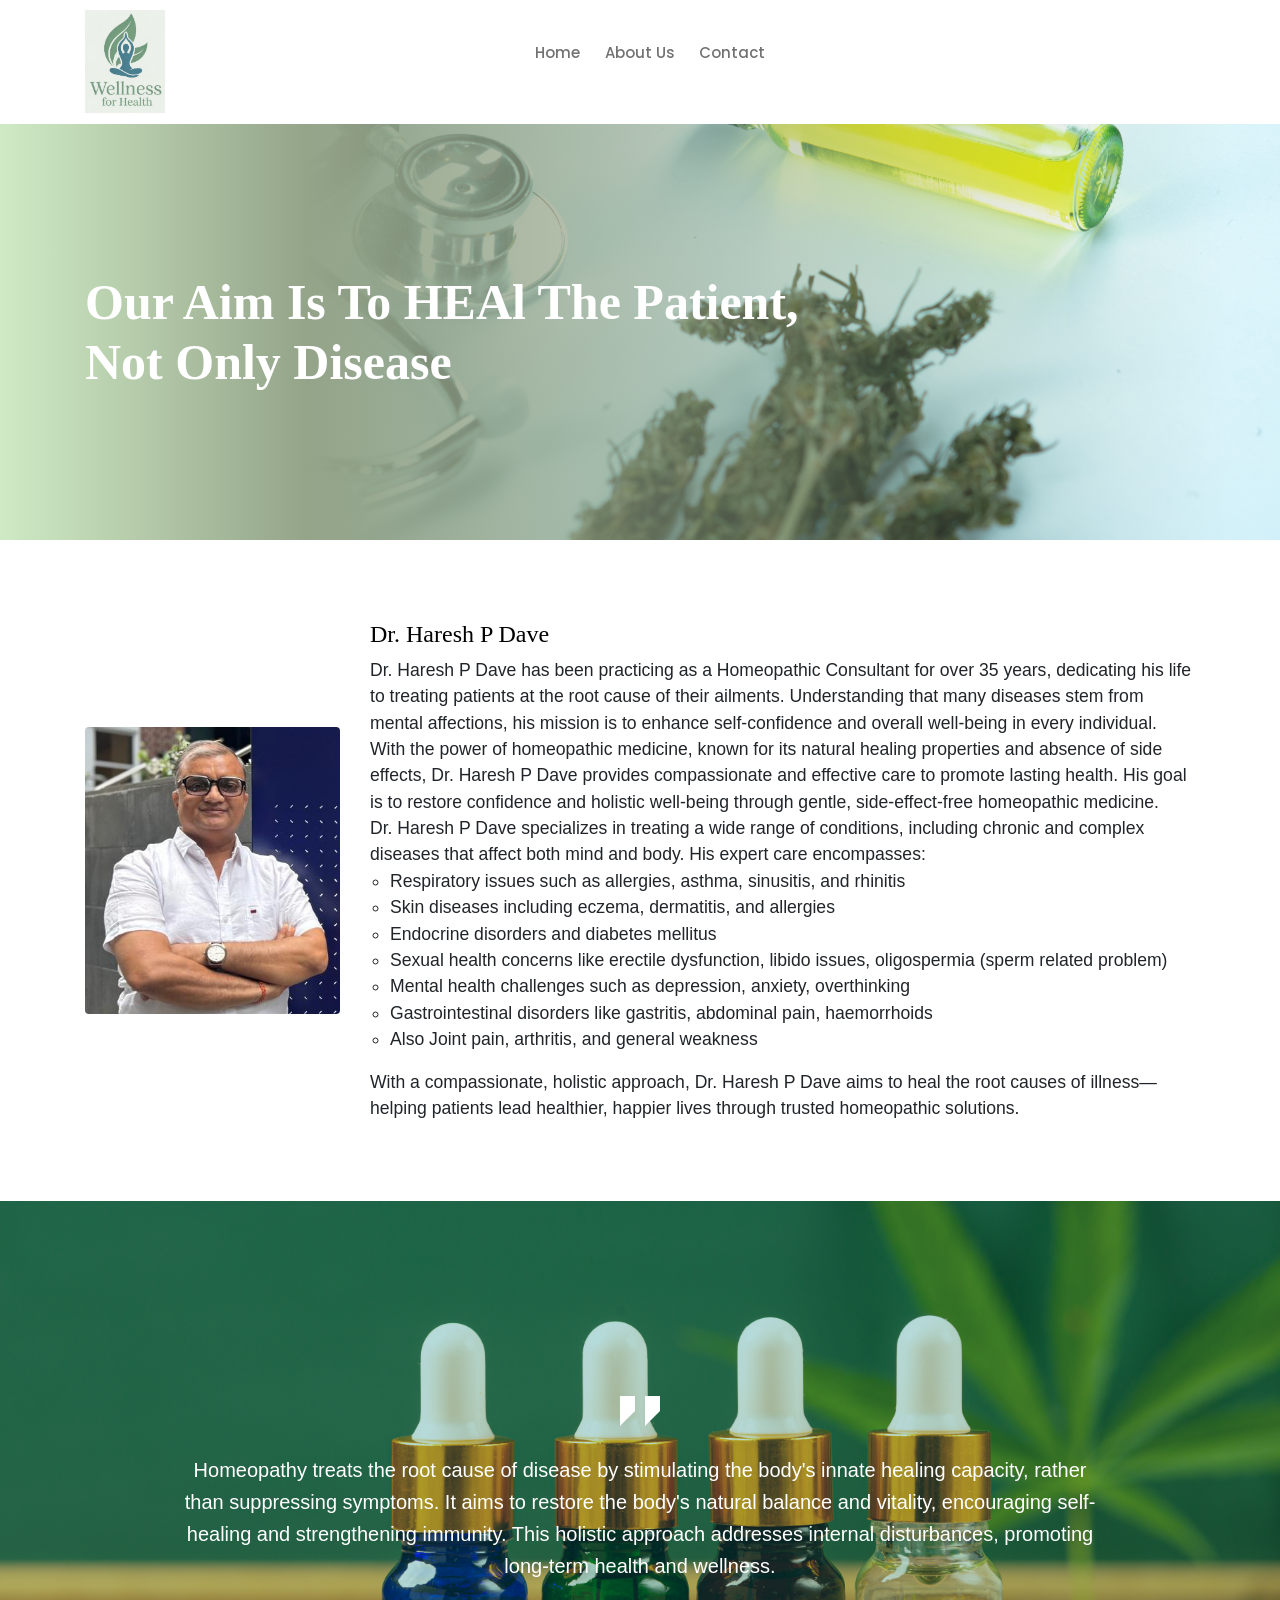
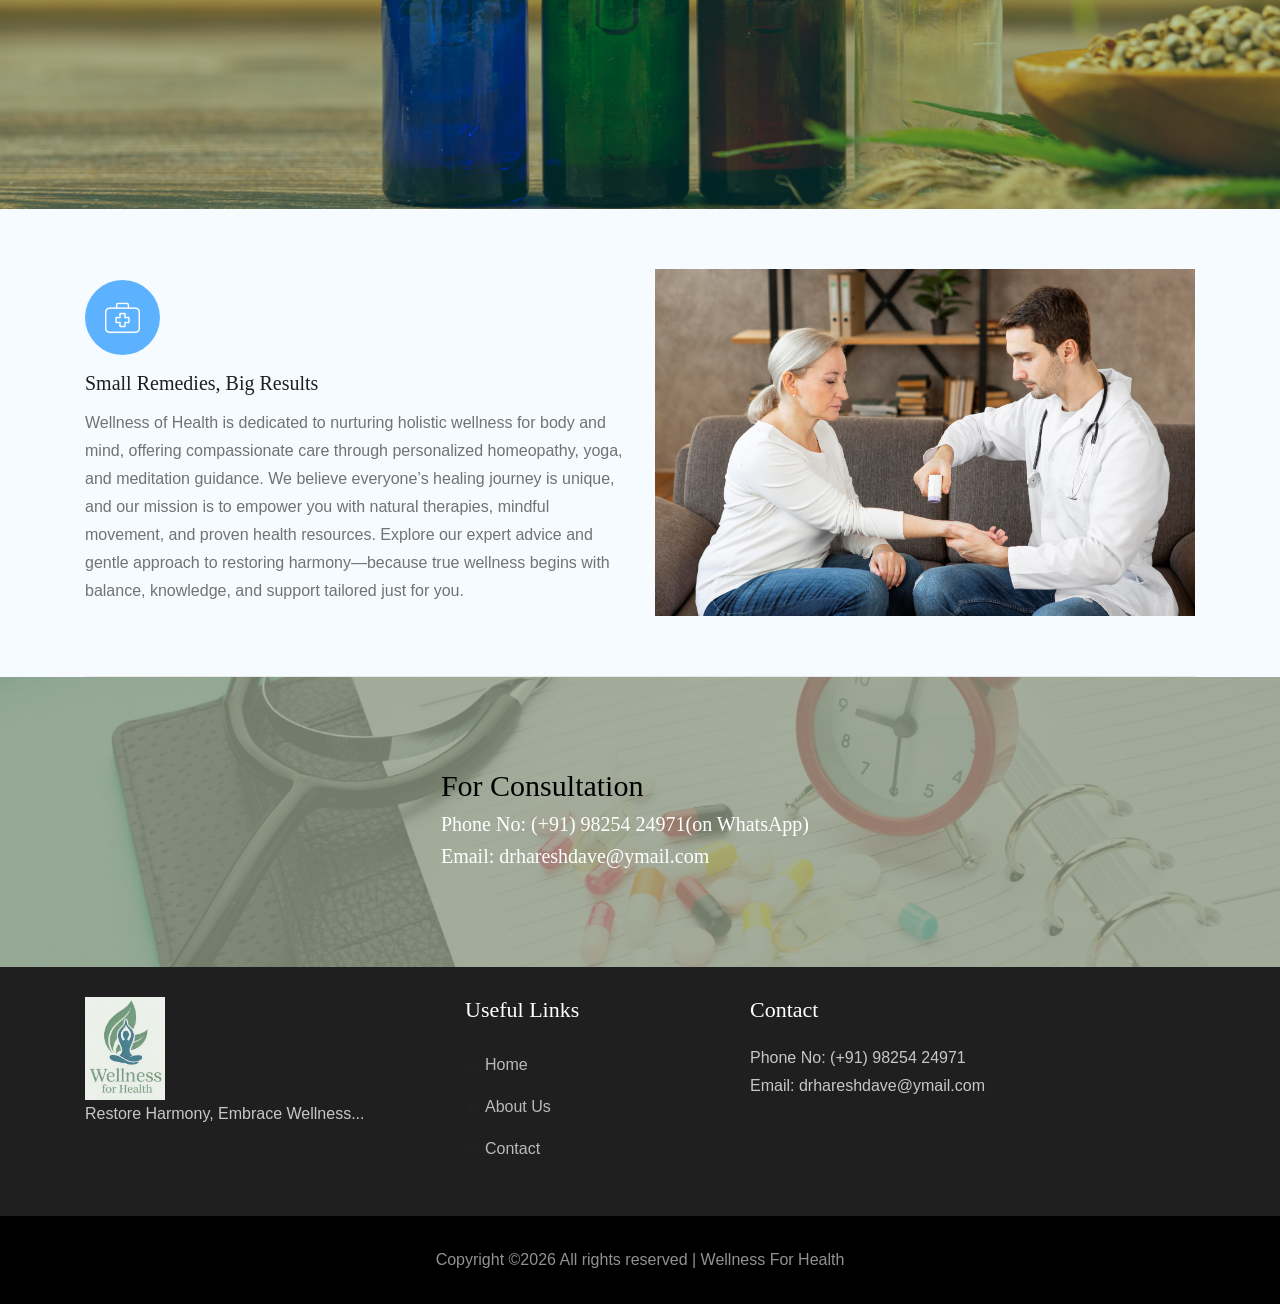
<file: Doctors.html>
<!doctype html>
<html class="no-js" lang="zxx">

<head>
    <meta charset="utf-8">
    <meta http-equiv="x-ua-compatible" content="ie=edge">
    <title>Wellness For Health</title>
    <meta name="description" content="">
    <meta name="viewport" content="width=device-width, initial-scale=1">

    <!-- <link rel="manifest" href="site.webmanifest"> -->
    <link rel="shortcut icon" type="image/x-icon" href="img/favicon.png">
    <!-- Place favicon.ico in the root directory -->

    <!-- CSS here -->
    <link rel="stylesheet" href="css/bootstrap.min.css">
    <link rel="stylesheet" href="css/owl.carousel.min.css">
    <link rel="stylesheet" href="css/magnific-popup.css">
    <link rel="stylesheet" href="css/font-awesome.min.css">
    <link rel="stylesheet" href="css/themify-icons.css">
    <link rel="stylesheet" href="css/nice-select.css">
    <link rel="stylesheet" href="css/flaticon.css">
    <link rel="stylesheet" href="css/gijgo.css">
    <link rel="stylesheet" href="css/animate.css">
    <link rel="stylesheet" href="css/slicknav.css">
    <link rel="stylesheet" href="css/style.css">
    <!-- <link rel="stylesheet" href="css/responsive.css"> -->
</head>

<body>
    <!--[if lte IE 9]>
            <p class="browserupgrade">You are using an <strong>outdated</strong> browser. Please <a href="https://browsehappy.com/">upgrade your browser</a> to improve your experience and security.</p>
        <![endif]-->

    <!-- header-start -->
    <header>
        <div class="header-area ">
            <!-- <div class="header-top_area">
                <div class="container">
                    <div class="row">
                        <div class="col-xl-6 col-md-6 ">
                            <div class="social_media_links">
                                <a href="#">
                                    <i class="fa fa-linkedin"></i>
                                </a>
                                <a href="#">
                                    <i class="fa fa-facebook"></i>
                                </a>
                                <a href="#">
                                    <i class="fa fa-google-plus"></i>
                                </a>
                            </div>
                        </div>
                        <div class="col-xl-6 col-md-6">
                            <div class="short_contact_list">
                                <ul>
                                    <li><a href="#"> <i class="fa fa-envelope"></i> info@docmed.com</a></li>
                                    <li><a href="#"> <i class="fa fa-phone"></i> 160160</a></li>
                                </ul>
                            </div>
                        </div>
                    </div>
                </div>
            </div> -->
            <div id="sticky-header" class="main-header-area">
                <div class="container">
                    <div class="row align-items-center">
                        <div class="col-xl-3 col-lg-2">
                            <div class="logo">
                                <a href="index.html">
                                    <img src="img/logo.png" alt="">
                                </a>
                            </div>
                        </div>
                        <div class="col-xl-6 col-lg-7">
                            <div class="main-menu  d-none d-lg-block">
                                <nav>
                                    <ul id="navigation">
                                        <li><a href="index.html">home</a></li>
                                        <!-- <li><a href="Department.html">Department</a></li> -->
                                        <!-- <li><a href="#">blog <i class="ti-angle-down"></i></a>
                                            <ul class="submenu">
                                                <li><a href="blog.html">blog</a></li>
                                                <li><a href="single-blog.html">single-blog</a></li>
                                            </ul>
                                        </li>
                                        <li><a href="#">pages <i class="ti-angle-down"></i></a>
                                            <ul class="submenu">
                                                <li><a href="elements.html">elements</a></li>
                                                <li><a href="about.html">about</a></li>
                                            </ul>
                                        </li> -->
                                        <li><a class="active" href="Doctors.html">About Us</a></li>
                                        <li><a href="contact.html">Contact</a></li>
                                    </ul>
                                </nav>
                            </div>
                        </div>
                        <!-- <div class="col-xl-3 col-lg-3 d-none d-lg-block">
                            <div class="Appointment">
                                <div class="book_btn d-none d-lg-block">
                                    <a class="popup-with-form" href="#test-form">Make an Appointment</a>
                                </div>
                            </div>
                        </div> -->
                        <div class="col-12">
                            <div class="mobile_menu d-block d-lg-none"></div>
                        </div>
                    </div>
                </div>
            </div>
        </div>
    </header>
    <!-- header-end -->

    <!-- bradcam_area_start  -->
    <div class="bradcam_area breadcam_bg_2 bradcam_overlay">
        <div class="container">
            <div class="row">
                <div class="col-xl-12">
                    <div class="bradcam_text">
                        <!-- <h3>Doctors</h3>
                        <p><a href="index.html">Home /</a> Doctors</p> -->
                        <h3>Our aim is to HEAl the patient, <br>not only disease</h3>
                    </div>
                </div>
            </div>
        </div>
    </div>
    <!-- bradcam_area_end  -->

    <!-- expert_doctors_area_start -->
    <div class="expert_doctors_area doctor_page">
        <div class="container">
            <div class="row align-items-center">
                <!-- Doctor Photo Column -->
                <div class="col-md-4 col-lg-3">
                    <div class="doctor_photo">
                        <img src="img/doctors/doc.png" alt="Dr. Haresh P Dave" class="img-fluid rounded">
                    </div>
                </div>
                <!-- Doctor Description Column -->
                <div class="col-md-8 col-lg-9">
                    <h3>Dr. Haresh P Dave</h3>
                    Dr. Haresh P Dave has been practicing as a Homeopathic Consultant for over 35 years, dedicating his life to treating patients at the root cause of their ailments. Understanding that many diseases stem from mental affections, his mission is to enhance self-confidence and overall well-being in every individual. With the power of homeopathic medicine, known for its natural healing properties and absence of side effects, Dr. Haresh P Dave provides compassionate and effective care to promote lasting health. His goal is to restore confidence and holistic well-being through gentle, side-effect-free homeopathic medicine.<br>
                    Dr. Haresh P Dave specializes in treating a wide range of conditions, including chronic and complex diseases that affect both mind and body. His expert care encompasses:<br>
                    <ul>
                        <li>Respiratory issues such as allergies, asthma, sinusitis, and rhinitis</li>
                        <li>Skin diseases including eczema, dermatitis, and allergies</li>
                        <li>Endocrine disorders and diabetes mellitus</li>
                        <li>Sexual health concerns like erectile dysfunction, libido issues, oligospermia (sperm related problem)</li>
                        <li>Mental health challenges such as depression, anxiety, overthinking</li>
                        <li>Gastrointestinal disorders like gastritis, abdominal pain, haemorrhoids</li>
                        <li>Also Joint pain, arthritis, and general weakness</li>
                    </ul>
                    With a compassionate, holistic approach, Dr. Haresh P Dave aims to heal the root causes of illness—helping patients lead healthier, happier lives through trusted homeopathic solutions.
                </div>
            </div>
        </div>
    </div>
    <!-- expert_doctors_area_end -->

    <!-- testmonial_area_start -->
    <div class="testmonial_area">
        <div class="testmonial_active owl-carousel">
            <div class="single-testmonial testmonial_bg_1 overlay2">
                <div class="container">
                    <div class="row">
                        <div class="col-xl-10 offset-xl-1">
                            <div class="testmonial_info text-center">
                                <div class="quote">
                                    <i class="flaticon-straight-quotes"></i>
                                </div>
                                <!-- <h3>"Restore Harmony, Embrace Wellness"</h3> -->
                                <p>
                            Homeopathy treats the root cause of disease by stimulating the body's innate healing capacity, rather than suppressing symptoms. 
                            It aims to restore the body's natural balance and vitality, encouraging self-healing and strengthening immunity. 
                            This holistic approach addresses internal disturbances, promoting long-term health and wellness.</p>
                                <!-- <p>Donec imperdiet congue orci consequat mattis. Donec rutrum porttitor <br>
                                    sollicitudin. Pellentesque id dolor tempor sapien feugiat ultrices nec sed neque.
                                    <br>
                                    Fusce ac mattis nulla. Morbi eget ornare dui. </p>
                                <div class="testmonial_author">
                                    <h4>Asana Korim</h4>
                                </div> -->
                            </div>
                        </div>
                    </div>
                </div>
            </div>
            <!-- <div class="single-testmonial testmonial_bg_2 overlay2">
                <div class="container">
                    <div class="row">
                        <div class="col-xl-10 offset-xl-1">
                            <div class="testmonial_info text-center">
                                <div class="quote">
                                    <i class="flaticon-straight-quotes"></i>
                                </div>
                                <p>Donec imperdiet congue orci consequat mattis. Donec rutrum porttitor <br>
                                    sollicitudin. Pellentesque id dolor tempor sapien feugiat ultrices nec sed neque.
                                    <br>
                                    Fusce ac mattis nulla. Morbi eget ornare dui. </p>
                                <div class="testmonial_author">
                                    <h4>Asana Korim</h4>
                                </div>
                            </div>
                        </div>
                    </div>
                </div>
            </div>
            <div class="single-testmonial testmonial_bg_1 overlay2">
                <div class="container">
                    <div class="row">
                        <div class="col-xl-10 offset-xl-1">
                            <div class="testmonial_info text-center">
                                <div class="quote">
                                    <i class="flaticon-straight-quotes"></i>
                                </div>
                                <p>Donec imperdiet congue orci consequat mattis. Donec rutrum porttitor <br>
                                    sollicitudin. Pellentesque id dolor tempor sapien feugiat ultrices nec sed neque.
                                    <br>
                                    Fusce ac mattis nulla. Morbi eget ornare dui. </p>
                                <div class="testmonial_author">
                                    <h4>Asana Korim</h4>
                                </div>
                            </div>
                        </div>
                    </div>
                </div> -->
            </div>
        </div>
    </div>
    <!-- testmonial_area_end -->

    <!-- business_expert_area_start  -->
    <div class="business_expert_area">
        <div class="business_tabs_area">
            <!-- <div class="container">
                <div class="row">
                    <div class="col-xl-12">
                        <ul class="nav" id="myTab" role="tablist">
                            <li class="nav-item">
                                <a class="nav-link active" id="home-tab" data-toggle="tab" href="#home" role="tab" aria-controls="home"
                            aria-selected="true">Excellent Services</a>
                            </li>

                            <li class="nav-item">
                                <a class="nav-link" id="profile-tab" data-toggle="tab" href="#profile" role="tab" aria-controls="profile"
                            aria-selected="false">Qualified Doctors</a>
                            </li>


                            <li class="nav-item">
                                <a class="nav-link" id="contact-tab" data-toggle="tab" href="#contact" role="tab" aria-controls="contact"
                            aria-selected="false">Emergency Departments</a>
                            </li>
                        </ul>
                    </div>
                </div>

            </div>
        </div> -->
        <div class="container">
            <div class="border_bottom">
                    <div class="tab-content" id="myTabContent">
                            <div class="tab-pane fade show active" id="home" role="tabpanel" aria-labelledby="home-tab">
                                
                                    <div class="row align-items-center">
                                            <div class="col-xl-6 col-md-6">
                                                <div class="business_info">
                                                    <div class="icon">
                                                        <i class="flaticon-first-aid-kit"></i>
                                                    </div>
                                                    <h3>Small Remedies, Big Results</h3>
                                                    <p>Wellness of Health is dedicated to nurturing holistic wellness for body and mind, 
                                                        offering compassionate care through personalized homeopathy, yoga, and meditation guidance. 
                                                        We believe everyone’s healing journey is unique, and our mission is to empower you with natural 
                                                        therapies, mindful movement, and proven health resources. Explore our expert advice and gentle approach to restoring harmony—because true wellness begins with balance, 
                                                        knowledge, and support tailored just for you.
                                                    </p>
                                                </div>
                                            </div>
                                            <div class="col-xl-6 col-md-6">
                                                <div class="business_thumb">
                                                    <img src="img/about/business.png" alt="">
                                                </div>
                                            </div>
                                        </div>
                            </div>
                            <div class="tab-pane fade" id="profile" role="tabpanel" aria-labelledby="profile-tab">
                                    <div class="row align-items-center">
                                            <div class="col-xl-6 col-md-6">
                                                <div class="business_info">
                                                    <div class="icon">
                                                        <i class="flaticon-first-aid-kit"></i>
                                                    </div>
                                                    <h3>Leading edge care for Your family</h3>
                                                    <p>Esteem spirit temper too say adieus who direct esteem.
                                                        It esteems luckily picture placing drawing. Apartments frequently or motionless on
                                                        reasonable projecting expression.
                                                    </p>
                                                </div>
                                            </div>
                                            <div class="col-xl-6 col-md-6">
                                                <div class="business_thumb">
                                                    <img src="img/about/business.png" alt="">
                                                </div>
                                            </div>
                                        </div>
                            </div>
                            <div class="tab-pane fade" id="contact" role="tabpanel" aria-labelledby="contact-tab">
                                    <div class="row align-items-center">
                                            <div class="col-xl-6 col-md-6">
                                                <div class="business_info">
                                                    <div class="icon">
                                                        <i class="flaticon-first-aid-kit"></i>
                                                    </div>
                                                    <h3>Leading edge care for Your family</h3>
                                                    <p>Esteem spirit temper too say adieus who direct esteem.
                                                        It esteems luckily picture placing drawing. Apartments frequently or motionless on
                                                        reasonable projecting expression.
                                                    </p>
                                                </div>
                                            </div>
                                            <div class="col-xl-6 col-md-6">
                                                <div class="business_thumb">
                                                    <img src="img/about/business.png" alt="">
                                                </div>
                                            </div>
                                        </div>
                            </div>
                          </div>
            </div>
        </div>
    </div>
    <!-- business_expert_area_end  -->

    <!-- Emergency_contact start -->
    <div class="Emergency_contact">
        <div class="conatiner-fluid p-0">
            <div class="row no-gutters">
                <div class="col-xl-12">
                    <div class="single_emergency d-flex align-items-center justify-content-center emergency_bg_1 overlay_skyblue">
                        <div class="info">
                            <h2>For Consultation</h2>
                            <h3>Phone No: (+91) 98254 24971(on WhatsApp)</h3>
                            <h3>Email: drhareshdave@ymail.com</h3>
                        </div>
                        <!-- <div class="info_button">
                            <a href="#" class="boxed-btn3-white">+10 378 4673 467</a>
                        </div> -->
                    </div>
                </div>
                
            </div>
        </div>
    </div>
    <!-- Emergency_contact end -->

<!-- footer start -->
  <footer class="footer">
    <div class="footer_top">
        <div class="container">
            <div class="row">
                <div class="col-xl-4 col-md-6 col-lg-4">
                    <div class="footer_widget">
                        <div class="footer_logo">
                            <a href="#">
                                 <!-- <img src="img/footer_logo.png" alt=""> -->
                                <img src="img/logo.png" alt="">
                            </a>
							 <p>
                                Restore Harmony, Embrace Wellness...
                        </p>
                        </div>
                       
                        <!-- <div class="socail_links">
                            <ul>
                                <li>
                                    <a href="#">
                                        <i class="ti-facebook"></i>
                                    </a>
                                </li>
                                <li>
                                    <a href="#">
                                        <i class="ti-twitter-alt"></i>
                                    </a>
                                </li>
                                <li>
                                    <a href="#">
                                        <i class="fa fa-instagram"></i>
                                    </a>
                                </li>
                            </ul>
                        </div> -->

                    </div>
                </div>
                <!-- <div class="col-xl-2 offset-xl-1 col-md-6 col-lg-3">
                    <div class="footer_widget">
                        <h3 class="footer_title">
                                Departments
                        </h3>
                        <ul>
                            <li><a href="#">Eye Care</a></li>
                            <li><a href="#">Skin Care</a></li>
                            <li><a href="#">Pathology</a></li>
                            <li><a href="#">Medicine</a></li>
                            <li><a href="#">Dental</a></li>
                        </ul>

                    </div>
                </div> -->
                <div class="col-xl-3 col-md-6 col-lg-3">
                    <div class="footer_widget">
                        <h3 class="footer_title">
                                Useful Links
                        </h3>
                        <ul>
                            <li><a href="index.html">Home</a></li>
                            <!-- <li><a href="#">Blog</a></li> -->
                            <li><a href="Doctors.html">About Us</a></li>
                            <li><a href="contact.html"> Contact</a></li>
                            <!-- <li><a href="#"> Appointment</a></li> -->
                        </ul>
                    </div>
                </div>
                <div class="col-xl-4 col-md-6 col-lg-4">
                    <div class="footer_widget">
                        <h3 class="footer_title">
                                Contact
                        </h3>
                        <p>
                            Phone No: (+91) 98254 24971 <br>
                            Email: drhareshdave@ymail.com
                        </p>
                    </div>
                </div>
            </div>
        </div>
    </div>
    <div class="copy-right_text">
        <div class="container">
            <div class="footer_border"></div>
            <div class="row">
                <div class="col-xl-12">
                    <p class="copy_right text-center">
                        <!-- Link back to Colorlib can't be removed. Template is licensed under CC BY 3.0. -->
Copyright &copy;<script>document.write(new Date().getFullYear());</script> All rights reserved | Wellness For Health
<!-- Link back to Colorlib can't be removed. Template is licensed under CC BY 3.0. -->
                    </p>
                </div>
            </div>
        </div>
    </div>
</footer>
<!-- footer end  -->
    <!-- link that opens popup -->

    <!-- form itself end-->
    <form id="test-form" class="white-popup-block mfp-hide">
        <div class="popup_box ">
            <div class="popup_inner">
                <h3>Make an Appointment</h3>
                <form action="#">
                    <div class="row">
                        <div class="col-xl-6">
                            <input id="datepicker" placeholder="Pick date">
                        </div>
                        <div class="col-xl-6">
                            <input id="datepicker2" placeholder="Suitable time">
                        </div>
                        <div class="col-xl-6">
                            <select class="form-select wide" id="default-select" class="">
                                <option data-display="Select Department">Department</option>
                                <option value="1">2</option>
                                <option value="2">3</option>
                                <option value="3">4</option>
                            </select>
                        </div>
                        <div class="col-xl-6">
                            <select class="form-select wide" id="default-select" class="">
                                <option data-display="Doctors">Doctors</option>
                                <option value="1">2</option>
                                <option value="2">3</option>
                                <option value="3">4</option>
                            </select>
                        </div>
                        <div class="col-xl-6">
                            <input type="text"  placeholder="Name">
                        </div>
                        <div class="col-xl-6">
                            <input type="text"  placeholder="Phone no.">
                        </div>
                        <div class="col-xl-12">
                            <input type="email"  placeholder="Email">
                        </div>
                        <div class="col-xl-12">
                            <button type="submit" class="boxed-btn3">Confirm</button>
                        </div>
                    </div>
                </form>
            </div>
        </div>
    </form>
    <!-- form itself end -->

    <!-- JS here -->
    <script src="js/vendor/modernizr-3.5.0.min.js"></script>
    <script src="js/vendor/jquery-1.12.4.min.js"></script>
    <script src="js/popper.min.js"></script>
    <script src="js/bootstrap.min.js"></script>
    <script src="js/owl.carousel.min.js"></script>
    <script src="js/isotope.pkgd.min.js"></script>
    <script src="js/ajax-form.js"></script>
    <script src="js/waypoints.min.js"></script>
    <script src="js/jquery.counterup.min.js"></script>
    <script src="js/imagesloaded.pkgd.min.js"></script>
    <script src="js/scrollIt.js"></script>
    <script src="js/jquery.scrollUp.min.js"></script>
    <script src="js/wow.min.js"></script>
    <script src="js/nice-select.min.js"></script>
    <script src="js/jquery.slicknav.min.js"></script>
    <script src="js/jquery.magnific-popup.min.js"></script>
    <script src="js/plugins.js"></script>
    <script src="js/gijgo.min.js"></script>
    <!--contact js-->
    <script src="js/contact.js"></script>
    <script src="js/jquery.ajaxchimp.min.js"></script>
    <script src="js/jquery.form.js"></script>
    <script src="js/jquery.validate.min.js"></script>
    <script src="js/mail-script.js"></script>

    <script src="js/main.js"></script>
    <script>
        $('#datepicker').datepicker({
            iconsLibrary: 'fontawesome',
            icons: {
                rightIcon: '<span class="fa fa-caret-down"></span>'
            }
        });
        $('#datepicker2').datepicker({
            iconsLibrary: 'fontawesome',
            icons: {
                rightIcon: '<span class="fa fa-caret-down"></span>'
            }

        });
    $(document).ready(function() {
    $('.js-example-basic-multiple').select2();
});
    </script>
</body>

</html>
</file>
<file: css/themify-icons.css>
@font-face {
	font-family: 'themify';
	src:url('../fonts/themify.eot?-fvbane');
	src:url('../fonts/themify.eot?#iefix-fvbane') format('embedded-opentype'),
		url('../fonts/themify.woff?-fvbane') format('woff'),
		url('../fonts/themify.ttf?-fvbane') format('truetype'),
		url('../fonts/themify.svg?-fvbane#themify') format('svg');
	font-weight: normal;
	font-style: normal;
}

[class^="ti-"], [class*=" ti-"] {
	font-family: 'themify';
	/* speak: none; */
	font-style: normal;
	font-weight: normal;
	font-variant: normal;
	text-transform: none;
	line-height: 1;

	/* Better Font Rendering =========== */
	-webkit-font-smoothing: antialiased;
	-moz-osx-font-smoothing: grayscale;
}

.ti-wand:before {
	content: "\e600";
}
.ti-volume:before {
	content: "\e601";
}
.ti-user:before {
	content: "\e602";
}
.ti-unlock:before {
	content: "\e603";
}
.ti-unlink:before {
	content: "\e604";
}
.ti-trash:before {
	content: "\e605";
}
.ti-thought:before {
	content: "\e606";
}
.ti-target:before {
	content: "\e607";
}
.ti-tag:before {
	content: "\e608";
}
.ti-tablet:before {
	content: "\e609";
}
.ti-star:before {
	content: "\e60a";
}
.ti-spray:before {
	content: "\e60b";
}
.ti-signal:before {
	content: "\e60c";
}
.ti-shopping-cart:before {
	content: "\e60d";
}
.ti-shopping-cart-full:before {
	content: "\e60e";
}
.ti-settings:before {
	content: "\e60f";
}
.ti-search:before {
	content: "\e610";
}
.ti-zoom-in:before {
	content: "\e611";
}
.ti-zoom-out:before {
	content: "\e612";
}
.ti-cut:before {
	content: "\e613";
}
.ti-ruler:before {
	content: "\e614";
}
.ti-ruler-pencil:before {
	content: "\e615";
}
.ti-ruler-alt:before {
	content: "\e616";
}
.ti-bookmark:before {
	content: "\e617";
}
.ti-bookmark-alt:before {
	content: "\e618";
}
.ti-reload:before {
	content: "\e619";
}
.ti-plus:before {
	content: "\e61a";
}
.ti-pin:before {
	content: "\e61b";
}
.ti-pencil:before {
	content: "\e61c";
}
.ti-pencil-alt:before {
	content: "\e61d";
}
.ti-paint-roller:before {
	content: "\e61e";
}
.ti-paint-bucket:before {
	content: "\e61f";
}
.ti-na:before {
	content: "\e620";
}
.ti-mobile:before {
	content: "\e621";
}
.ti-minus:before {
	content: "\e622";
}
.ti-medall:before {
	content: "\e623";
}
.ti-medall-alt:before {
	content: "\e624";
}
.ti-marker:before {
	content: "\e625";
}
.ti-marker-alt:before {
	content: "\e626";
}
.ti-arrow-up:before {
	content: "\e627";
}
.ti-arrow-right:before {
	content: "\e628";
}
.ti-arrow-left:before {
	content: "\e629";
}
.ti-arrow-down:before {
	content: "\e62a";
}
.ti-lock:before {
	content: "\e62b";
}
.ti-location-arrow:before {
	content: "\e62c";
}
.ti-link:before {
	content: "\e62d";
}
.ti-layout:before {
	content: "\e62e";
}
.ti-layers:before {
	content: "\e62f";
}
.ti-layers-alt:before {
	content: "\e630";
}
.ti-key:before {
	content: "\e631";
}
.ti-import:before {
	content: "\e632";
}
.ti-image:before {
	content: "\e633";
}
.ti-heart:before {
	content: "\e634";
}
.ti-heart-broken:before {
	content: "\e635";
}
.ti-hand-stop:before {
	content: "\e636";
}
.ti-hand-open:before {
	content: "\e637";
}
.ti-hand-drag:before {
	content: "\e638";
}
.ti-folder:before {
	content: "\e639";
}
.ti-flag:before {
	content: "\e63a";
}
.ti-flag-alt:before {
	content: "\e63b";
}
.ti-flag-alt-2:before {
	content: "\e63c";
}
.ti-eye:before {
	content: "\e63d";
}
.ti-export:before {
	content: "\e63e";
}
.ti-exchange-vertical:before {
	content: "\e63f";
}
.ti-desktop:before {
	content: "\e640";
}
.ti-cup:before {
	content: "\e641";
}
.ti-crown:before {
	content: "\e642";
}
.ti-comments:before {
	content: "\e643";
}
.ti-comment:before {
	content: "\e644";
}
.ti-comment-alt:before {
	content: "\e645";
}
.ti-close:before {
	content: "\e646";
}
.ti-clip:before {
	content: "\e647";
}
.ti-angle-up:before {
	content: "\e648";
}
.ti-angle-right:before {
	content: "\e649";
}
.ti-angle-left:before {
	content: "\e64a";
}
.ti-angle-down:before {
	content: "\e64b";
}
.ti-check:before {
	content: "\e64c";
}
.ti-check-box:before {
	content: "\e64d";
}
.ti-camera:before {
	content: "\e64e";
}
.ti-announcement:before {
	content: "\e64f";
}
.ti-brush:before {
	content: "\e650";
}
.ti-briefcase:before {
	content: "\e651";
}
.ti-bolt:before {
	content: "\e652";
}
.ti-bolt-alt:before {
	content: "\e653";
}
.ti-blackboard:before {
	content: "\e654";
}
.ti-bag:before {
	content: "\e655";
}
.ti-move:before {
	content: "\e656";
}
.ti-arrows-vertical:before {
	content: "\e657";
}
.ti-arrows-horizontal:before {
	content: "\e658";
}
.ti-fullscreen:before {
	content: "\e659";
}
.ti-arrow-top-right:before {
	content: "\e65a";
}
.ti-arrow-top-left:before {
	content: "\e65b";
}
.ti-arrow-circle-up:before {
	content: "\e65c";
}
.ti-arrow-circle-right:before {
	content: "\e65d";
}
.ti-arrow-circle-left:before {
	content: "\e65e";
}
.ti-arrow-circle-down:before {
	content: "\e65f";
}
.ti-angle-double-up:before {
	content: "\e660";
}
.ti-angle-double-right:before {
	content: "\e661";
}
.ti-angle-double-left:before {
	content: "\e662";
}
.ti-angle-double-down:before {
	content: "\e663";
}
.ti-zip:before {
	content: "\e664";
}
.ti-world:before {
	content: "\e665";
}
.ti-wheelchair:before {
	content: "\e666";
}
.ti-view-list:before {
	content: "\e667";
}
.ti-view-list-alt:before {
	content: "\e668";
}
.ti-view-grid:before {
	content: "\e669";
}
.ti-uppercase:before {
	content: "\e66a";
}
.ti-upload:before {
	content: "\e66b";
}
.ti-underline:before {
	content: "\e66c";
}
.ti-truck:before {
	content: "\e66d";
}
.ti-timer:before {
	content: "\e66e";
}
.ti-ticket:before {
	content: "\e66f";
}
.ti-thumb-up:before {
	content: "\e670";
}
.ti-thumb-down:before {
	content: "\e671";
}
.ti-text:before {
	content: "\e672";
}
.ti-stats-up:before {
	content: "\e673";
}
.ti-stats-down:before {
	content: "\e674";
}
.ti-split-v:before {
	content: "\e675";
}
.ti-split-h:before {
	content: "\e676";
}
.ti-smallcap:before {
	content: "\e677";
}
.ti-shine:before {
	content: "\e678";
}
.ti-shift-right:before {
	content: "\e679";
}
.ti-shift-left:before {
	content: "\e67a";
}
.ti-shield:before {
	content: "\e67b";
}
.ti-notepad:before {
	content: "\e67c";
}
.ti-server:before {
	content: "\e67d";
}
.ti-quote-right:before {
	content: "\e67e";
}
.ti-quote-left:before {
	content: "\e67f";
}
.ti-pulse:before {
	content: "\e680";
}
.ti-printer:before {
	content: "\e681";
}
.ti-power-off:before {
	content: "\e682";
}
.ti-plug:before {
	content: "\e683";
}
.ti-pie-chart:before {
	content: "\e684";
}
.ti-paragraph:before {
	content: "\e685";
}
.ti-panel:before {
	content: "\e686";
}
.ti-package:before {
	content: "\e687";
}
.ti-music:before {
	content: "\e688";
}
.ti-music-alt:before {
	content: "\e689";
}
.ti-mouse:before {
	content: "\e68a";
}
.ti-mouse-alt:before {
	content: "\e68b";
}
.ti-money:before {
	content: "\e68c";
}
.ti-microphone:before {
	content: "\e68d";
}
.ti-menu:before {
	content: "\e68e";
}
.ti-menu-alt:before {
	content: "\e68f";
}
.ti-map:before {
	content: "\e690";
}
.ti-map-alt:before {
	content: "\e691";
}
.ti-loop:before {
	content: "\e692";
}
.ti-location-pin:before {
	content: "\e693";
}
.ti-list:before {
	content: "\e694";
}
.ti-light-bulb:before {
	content: "\e695";
}
.ti-Italic:before {
	content: "\e696";
}
.ti-info:before {
	content: "\e697";
}
.ti-infinite:before {
	content: "\e698";
}
.ti-id-badge:before {
	content: "\e699";
}
.ti-hummer:before {
	content: "\e69a";
}
.ti-home:before {
	content: "\e69b";
}
.ti-help:before {
	content: "\e69c";
}
.ti-headphone:before {
	content: "\e69d";
}
.ti-harddrives:before {
	content: "\e69e";
}
.ti-harddrive:before {
	content: "\e69f";
}
.ti-gift:before {
	content: "\e6a0";
}
.ti-game:before {
	content: "\e6a1";
}
.ti-filter:before {
	content: "\e6a2";
}
.ti-files:before {
	content: "\e6a3";
}
.ti-file:before {
	content: "\e6a4";
}
.ti-eraser:before {
	content: "\e6a5";
}
.ti-envelope:before {
	content: "\e6a6";
}
.ti-download:before {
	content: "\e6a7";
}
.ti-direction:before {
	content: "\e6a8";
}
.ti-direction-alt:before {
	content: "\e6a9";
}
.ti-dashboard:before {
	content: "\e6aa";
}
.ti-control-stop:before {
	content: "\e6ab";
}
.ti-control-shuffle:before {
	content: "\e6ac";
}
.ti-control-play:before {
	content: "\e6ad";
}
.ti-control-pause:before {
	content: "\e6ae";
}
.ti-control-forward:before {
	content: "\e6af";
}
.ti-control-backward:before {
	content: "\e6b0";
}
.ti-cloud:before {
	content: "\e6b1";
}
.ti-cloud-up:before {
	content: "\e6b2";
}
.ti-cloud-down:before {
	content: "\e6b3";
}
.ti-clipboard:before {
	content: "\e6b4";
}
.ti-car:before {
	content: "\e6b5";
}
.ti-calendar:before {
	content: "\e6b6";
}
.ti-book:before {
	content: "\e6b7";
}
.ti-bell:before {
	content: "\e6b8";
}
.ti-basketball:before {
	content: "\e6b9";
}
.ti-bar-chart:before {
	content: "\e6ba";
}
.ti-bar-chart-alt:before {
	content: "\e6bb";
}
.ti-back-right:before {
	content: "\e6bc";
}
.ti-back-left:before {
	content: "\e6bd";
}
.ti-arrows-corner:before {
	content: "\e6be";
}
.ti-archive:before {
	content: "\e6bf";
}
.ti-anchor:before {
	content: "\e6c0";
}
.ti-align-right:before {
	content: "\e6c1";
}
.ti-align-left:before {
	content: "\e6c2";
}
.ti-align-justify:before {
	content: "\e6c3";
}
.ti-align-center:before {
	content: "\e6c4";
}
.ti-alert:before {
	content: "\e6c5";
}
.ti-alarm-clock:before {
	content: "\e6c6";
}
.ti-agenda:before {
	content: "\e6c7";
}
.ti-write:before {
	content: "\e6c8";
}
.ti-window:before {
	content: "\e6c9";
}
.ti-widgetized:before {
	content: "\e6ca";
}
.ti-widget:before {
	content: "\e6cb";
}
.ti-widget-alt:before {
	content: "\e6cc";
}
.ti-wallet:before {
	content: "\e6cd";
}
.ti-video-clapper:before {
	content: "\e6ce";
}
.ti-video-camera:before {
	content: "\e6cf";
}
.ti-vector:before {
	content: "\e6d0";
}
.ti-themify-logo:before {
	content: "\e6d1";
}
.ti-themify-favicon:before {
	content: "\e6d2";
}
.ti-themify-favicon-alt:before {
	content: "\e6d3";
}
.ti-support:before {
	content: "\e6d4";
}
.ti-stamp:before {
	content: "\e6d5";
}
.ti-split-v-alt:before {
	content: "\e6d6";
}
.ti-slice:before {
	content: "\e6d7";
}
.ti-shortcode:before {
	content: "\e6d8";
}
.ti-shift-right-alt:before {
	content: "\e6d9";
}
.ti-shift-left-alt:before {
	content: "\e6da";
}
.ti-ruler-alt-2:before {
	content: "\e6db";
}
.ti-receipt:before {
	content: "\e6dc";
}
.ti-pin2:before {
	content: "\e6dd";
}
.ti-pin-alt:before {
	content: "\e6de";
}
.ti-pencil-alt2:before {
	content: "\e6df";
}
.ti-palette:before {
	content: "\e6e0";
}
.ti-more:before {
	content: "\e6e1";
}
.ti-more-alt:before {
	content: "\e6e2";
}
.ti-microphone-alt:before {
	content: "\e6e3";
}
.ti-magnet:before {
	content: "\e6e4";
}
.ti-line-double:before {
	content: "\e6e5";
}
.ti-line-dotted:before {
	content: "\e6e6";
}
.ti-line-dashed:before {
	content: "\e6e7";
}
.ti-layout-width-full:before {
	content: "\e6e8";
}
.ti-layout-width-default:before {
	content: "\e6e9";
}
.ti-layout-width-default-alt:before {
	content: "\e6ea";
}
.ti-layout-tab:before {
	content: "\e6eb";
}
.ti-layout-tab-window:before {
	content: "\e6ec";
}
.ti-layout-tab-v:before {
	content: "\e6ed";
}
.ti-layout-tab-min:before {
	content: "\e6ee";
}
.ti-layout-slider:before {
	content: "\e6ef";
}
.ti-layout-slider-alt:before {
	content: "\e6f0";
}
.ti-layout-sidebar-right:before {
	content: "\e6f1";
}
.ti-layout-sidebar-none:before {
	content: "\e6f2";
}
.ti-layout-sidebar-left:before {
	content: "\e6f3";
}
.ti-layout-placeholder:before {
	content: "\e6f4";
}
.ti-layout-menu:before {
	content: "\e6f5";
}
.ti-layout-menu-v:before {
	content: "\e6f6";
}
.ti-layout-menu-separated:before {
	content: "\e6f7";
}
.ti-layout-menu-full:before {
	content: "\e6f8";
}
.ti-layout-media-right-alt:before {
	content: "\e6f9";
}
.ti-layout-media-right:before {
	content: "\e6fa";
}
.ti-layout-media-overlay:before {
	content: "\e6fb";
}
.ti-layout-media-overlay-alt:before {
	content: "\e6fc";
}
.ti-layout-media-overlay-alt-2:before {
	content: "\e6fd";
}
.ti-layout-media-left-alt:before {
	content: "\e6fe";
}
.ti-layout-media-left:before {
	content: "\e6ff";
}
.ti-layout-media-center-alt:before {
	content: "\e700";
}
.ti-layout-media-center:before {
	content: "\e701";
}
.ti-layout-list-thumb:before {
	content: "\e702";
}
.ti-layout-list-thumb-alt:before {
	content: "\e703";
}
.ti-layout-list-post:before {
	content: "\e704";
}
.ti-layout-list-large-image:before {
	content: "\e705";
}
.ti-layout-line-solid:before {
	content: "\e706";
}
.ti-layout-grid4:before {
	content: "\e707";
}
.ti-layout-grid3:before {
	content: "\e708";
}
.ti-layout-grid2:before {
	content: "\e709";
}
.ti-layout-grid2-thumb:before {
	content: "\e70a";
}
.ti-layout-cta-right:before {
	content: "\e70b";
}
.ti-layout-cta-left:before {
	content: "\e70c";
}
.ti-layout-cta-center:before {
	content: "\e70d";
}
.ti-layout-cta-btn-right:before {
	content: "\e70e";
}
.ti-layout-cta-btn-left:before {
	content: "\e70f";
}
.ti-layout-column4:before {
	content: "\e710";
}
.ti-layout-column3:before {
	content: "\e711";
}
.ti-layout-column2:before {
	content: "\e712";
}
.ti-layout-accordion-separated:before {
	content: "\e713";
}
.ti-layout-accordion-merged:before {
	content: "\e714";
}
.ti-layout-accordion-list:before {
	content: "\e715";
}
.ti-ink-pen:before {
	content: "\e716";
}
.ti-info-alt:before {
	content: "\e717";
}
.ti-help-alt:before {
	content: "\e718";
}
.ti-headphone-alt:before {
	content: "\e719";
}
.ti-hand-point-up:before {
	content: "\e71a";
}
.ti-hand-point-right:before {
	content: "\e71b";
}
.ti-hand-point-left:before {
	content: "\e71c";
}
.ti-hand-point-down:before {
	content: "\e71d";
}
.ti-gallery:before {
	content: "\e71e";
}
.ti-face-smile:before {
	content: "\e71f";
}
.ti-face-sad:before {
	content: "\e720";
}
.ti-credit-card:before {
	content: "\e721";
}
.ti-control-skip-forward:before {
	content: "\e722";
}
.ti-control-skip-backward:before {
	content: "\e723";
}
.ti-control-record:before {
	content: "\e724";
}
.ti-control-eject:before {
	content: "\e725";
}
.ti-comments-smiley:before {
	content: "\e726";
}
.ti-brush-alt:before {
	content: "\e727";
}
.ti-youtube:before {
	content: "\e728";
}
.ti-vimeo:before {
	content: "\e729";
}
.ti-twitter:before {
	content: "\e72a";
}
.ti-time:before {
	content: "\e72b";
}
.ti-tumblr:before {
	content: "\e72c";
}
.ti-skype:before {
	content: "\e72d";
}
.ti-share:before {
	content: "\e72e";
}
.ti-share-alt:before {
	content: "\e72f";
}
.ti-rocket:before {
	content: "\e730";
}
.ti-pinterest:before {
	content: "\e731";
}
.ti-new-window:before {
	content: "\e732";
}
.ti-microsoft:before {
	content: "\e733";
}
.ti-list-ol:before {
	content: "\e734";
}
.ti-linkedin:before {
	content: "\e735";
}
.ti-layout-sidebar-2:before {
	content: "\e736";
}
.ti-layout-grid4-alt:before {
	content: "\e737";
}
.ti-layout-grid3-alt:before {
	content: "\e738";
}
.ti-layout-grid2-alt:before {
	content: "\e739";
}
.ti-layout-column4-alt:before {
	content: "\e73a";
}
.ti-layout-column3-alt:before {
	content: "\e73b";
}
.ti-layout-column2-alt:before {
	content: "\e73c";
}
.ti-instagram:before {
	content: "\e73d";
}
.ti-google:before {
	content: "\e73e";
}
.ti-github:before {
	content: "\e73f";
}
.ti-flickr:before {
	content: "\e740";
}
.ti-facebook:before {
	content: "\e741";
}
.ti-dropbox:before {
	content: "\e742";
}
.ti-dribbble:before {
	content: "\e743";
}
.ti-apple:before {
	content: "\e744";
}
.ti-android:before {
	content: "\e745";
}
.ti-save:before {
	content: "\e746";
}
.ti-save-alt:before {
	content: "\e747";
}
.ti-yahoo:before {
	content: "\e748";
}
.ti-wordpress:before {
	content: "\e749";
}
.ti-vimeo-alt:before {
	content: "\e74a";
}
.ti-twitter-alt:before {
	content: "\e74b";
}
.ti-tumblr-alt:before {
	content: "\e74c";
}
.ti-trello:before {
	content: "\e74d";
}
.ti-stack-overflow:before {
	content: "\e74e";
}
.ti-soundcloud:before {
	content: "\e74f";
}
.ti-sharethis:before {
	content: "\e750";
}
.ti-sharethis-alt:before {
	content: "\e751";
}
.ti-reddit:before {
	content: "\e752";
}
.ti-pinterest-alt:before {
	content: "\e753";
}
.ti-microsoft-alt:before {
	content: "\e754";
}
.ti-linux:before {
	content: "\e755";
}
.ti-jsfiddle:before {
	content: "\e756";
}
.ti-joomla:before {
	content: "\e757";
}
.ti-html5:before {
	content: "\e758";
}
.ti-flickr-alt:before {
	content: "\e759";
}
.ti-email:before {
	content: "\e75a";
}
.ti-drupal:before {
	content: "\e75b";
}
.ti-dropbox-alt:before {
	content: "\e75c";
}
.ti-css3:before {
	content: "\e75d";
}
.ti-rss:before {
	content: "\e75e";
}
.ti-rss-alt:before {
	content: "\e75f";
}
</file>
<file: css/nice-select.css>
.nice-select {
  -webkit-tap-highlight-color: transparent;
  background-color: #fff;
  border-radius: 5px;
  border: solid 1px #e8e8e8;
  box-sizing: border-box;
  clear: both;
  cursor: pointer;
  display: block;
  float: left;
  font-family: inherit;
  font-size: 14px;
  font-weight: normal;
  height: 42px;
  line-height: 40px;
  outline: none;
  padding-left: 18px;
  padding-right: 30px;
  position: relative;
  text-align: left !important;
  -webkit-transition: all 0.2s ease-in-out;
  transition: all 0.2s ease-in-out;
  -webkit-user-select: none;
     -moz-user-select: none;
      -ms-user-select: none;
          user-select: none;
  white-space: nowrap;
  width: auto; }
  .nice-select:hover {
    border-color: #dbdbdb; }
  .nice-select:active, .nice-select.open, .nice-select:focus {
    border-color: #999; }


  .nice-select.disabled {
    border-color: #ededed;
    color: #999;
    pointer-events: none; }
    .nice-select.disabled:after {
      border-color: #cccccc; }
  .nice-select.wide {
    width: 100%; }
    .nice-select.wide .list {
      left: 0 !important;
      right: 0 !important; }
  .nice-select.right {
    float: right; }
    .nice-select.right .list {
      left: auto;
      right: 0; }
  .nice-select.small {
    font-size: 12px;
    height: 36px;
    line-height: 34px; }
    .nice-select.small:after {
      height: 4px;
      width: 4px; }
    .nice-select.small .option {
      line-height: 34px;
      min-height: 34px; }
  .nice-select .list {
    background-color: #fff;
    border-radius: 5px;
    box-shadow: 0 0 0 1px rgba(68, 68, 68, 0.11);
    box-sizing: border-box;
    margin-top: 4px;
    opacity: 0;
    overflow: hidden;
    padding: 0;
    pointer-events: none;
    position: absolute;
    top: 100%;
    left: 0;
    -webkit-transform-origin: 50% 0;
        -ms-transform-origin: 50% 0;
            transform-origin: 50% 0;
    -webkit-transform: scale(0.75) translateY(-21px);
        -ms-transform: scale(0.75) translateY(-21px);
            transform: scale(0.75) translateY(-21px);
    -webkit-transition: all 0.2s cubic-bezier(0.5, 0, 0, 1.25), opacity 0.15s ease-out;
    transition: all 0.2s cubic-bezier(0.5, 0, 0, 1.25), opacity 0.15s ease-out;
    z-index: 9; }
    .nice-select .list:hover .option:not(:hover) {
      background-color: transparent !important; }
  .nice-select .option {
    cursor: pointer;
    font-weight: 400;
    line-height: 40px;
    list-style: none;
    min-height: 40px;
    outline: none;
    padding-left: 18px;
    padding-right: 29px;
    text-align: left;
    -webkit-transition: all 0.2s;
    transition: all 0.2s; }
    .nice-select .option:hover, .nice-select .option.focus, .nice-select .option.selected.focus {
      background-color: #f6f6f6; }
    .nice-select .option.selected {
      font-weight: bold; }
    .nice-select .option.disabled {
      background-color: transparent;
      color: #999;
      cursor: default; }

.no-csspointerevents .nice-select .list {
  display: none; }

.no-csspointerevents .nice-select.open .list {
  display: block; }





  /* ,,,,,,,,,,,,,,,, */


  .nice-select:after {
    content: "\e64b";
    display: block;
    height: 5px;
    margin-top: -5px;
    pointer-events: none;
    position: absolute;
    right: 30px;
    top: 8px;
    transition: all 0.15s ease-in-out;
    width: 5px;
    font-family: 'themify';
    color: #ddd; }

    .nice-select.open:after {
 }
    .nice-select.open .list {
      opacity: 1;
      pointer-events: auto;
      -webkit-transform: scale(1) translateY(0);
          -ms-transform: scale(1) translateY(0);
              transform: scale(1) translateY(0); }
</file>
<file: css/flaticon.css>
/*
  	Flaticon icon font: Flaticon
  	Creation date: 24/09/2019 10:38
  	*/

@font-face {
  font-family: "Flaticon";
  src: url("../fonts/Flaticon.eot");
  src: url("../fonts/Flaticon.eot?#iefix") format("embedded-opentype"),
       url("../fonts/Flaticon.woff2") format("woff2"),
       url("../fonts/Flaticon.woff") format("woff"),
       url("../fonts/Flaticon.ttf") format("truetype"),
       url("../fonts/Flaticon.ttf") format("truetype"),
       url("../fonts/Flaticon.svg#Flaticon") format("svg");
  font-weight: normal;
  font-style: normal;
}

@media screen and (-webkit-min-device-pixel-ratio:0) {
  @font-face {
    font-family: "Flaticon";
    src: url("../fonts/Flaticon.svg#Flaticon") format("svg");
  }
}

[class^="flaticon-"]:before, [class*=" flaticon-"]:before,
[class^="flaticon-"]:after, [class*=" flaticon-"]:after {   
  font-family: Flaticon;
font-style: normal;
}

.flaticon-straight-quotes:before { content: "\f100"; }
.flaticon-electrocardiogram:before { content: "\f101"; }
.flaticon-emergency-call:before { content: "\f102"; }
.flaticon-first-aid-kit:before { content: "\f103"; }
.flaticon-right:before { content: "\f104"; }
</file>
<file: css/gijgo.css>
.gj-button {
    background-color: #f5f5f5;
    border: 1px solid #ddd;
    color: #000;
    border-radius: 3px;
    padding: 6px 10px;
    cursor: pointer;
}

.gj-unselectable {
    -webkit-touch-callout: none;
    -webkit-user-select: none;
    -khtml-user-select: none;
    -moz-user-select: none;
    -ms-user-select: none;
    user-select: none;
}

.gj-row {
    display: -webkit-box;
    display: -ms-flexbox;
    display: flex;
    -ms-flex-wrap: wrap;
    flex-wrap: wrap;
}

.gj-margin-left-5 {
    margin-left: 5px;
}

.gj-margin-left-10 {
    margin-left: 10px;
}

.gj-width-full {
    width: 100%;
}

.gj-cursor-pointer {
    cursor: pointer;
}

.gj-text-align-center {
    text-align: center;
}

.gj-font-size-16 {
    font-size: 16px;
}

.gj-hidden {
    display: none;
}

/** Material Design */
.gj-button-md {
    background: 0 0;
    border: none;
    border-radius: 2px;
    color: rgba(0, 0, 0, 0.87);
    position: relative;
    height: 36px;
    margin: 0;
    min-width: 64px;
    padding: 0 16px;
    display: inline-block;
    font-family: "Roboto","Helvetica","Arial",sans-serif;
    font-size: 1rem;
    font-weight: 500;
    text-transform: uppercase;
    letter-spacing: 0;
    overflow: hidden;
    will-change: box-shadow;
    transition: box-shadow .2s cubic-bezier(.4,0,1,1),background-color .2s cubic-bezier(.4,0,.2,1),color .2s cubic-bezier(.4,0,.2,1);
    outline: none;
    cursor: pointer;
    text-decoration: none;
    text-align: center;
    line-height: 36px;
    vertical-align: middle;
    overflow: hidden;
    -webkit-user-select: none;
    -moz-user-select: none;
    -ms-user-select: none;
    user-select: none;
}

.gj-button-md:hover {
    background-color: rgba(158,158,158,.2);
}

.gj-button-md:disabled {
    color: rgba(0,0,0,.26);
    background: 0 0;
}

.gj-button-md .material-icons,
.gj-button-md .gj-icon {
    vertical-align: middle;
    /*font-size: 1.3rem;
    margin-right: 4px;*/
}

.gj-button-md.gj-button-md-icon {
    width: 24px;
    height: 31px;
    min-width: 24px;
    padding: 0px;
    display: table;
}

.gj-button-md.gj-button-md-icon .material-icons,
.gj-button-md.gj-button-md-icon .gj-icon {
    display: table-cell;
    margin-right: 0px;
    width: 24px;
    height: 24px;
}

.gj-button-md.active {
    background-color: rgba(158,158,158,.4);
}

.gj-button-md-group {
    position: relative;
    display: inline-block;
    vertical-align: middle;
}

.gj-textbox-md {
    border: none;
    border-bottom: 1px solid rgba(0,0,0,.42);
    display: block;
    font-family: "Helvetica","Arial",sans-serif;
    font-size: 16px;
    line-height: 16px;
    padding: 4px 0px;
    margin: 0;
    width: 100%;
    background: 0 0;
    text-align: left;
    color: rgba(0,0,0,.87);
}

.gj-textbox-md:focus,
.gj-textbox-md:active {
    border-bottom: 2px solid rgba(0,0,0,.42);
    outline: none;
}

.gj-textbox-md::placeholder {
    color: #8e8e8e;
}

.gj-textbox-md:-ms-input-placeholder {
    color: #8e8e8e;
}

.gj-textbox-md::-ms-input-placeholder {
    color: #8e8e8e;
}

.gj-md-spacer-24 {
    min-width: 24px;
    width: 24px;
    display: inline-block;
}

.gj-md-spacer-32 {
    min-width: 32px;
    width: 32px;
    display: inline-block;
}

.gj-modal {
    position: fixed;
    top: 0;
    right: 0;
    bottom: 0;
    left: 0;
    z-index: 1203;
    display: none;
    overflow: hidden;
    -webkit-overflow-scrolling: touch;
    outline: 0;
    background-color: rgba(0, 0, 0, 0.54118);
    transition: 200ms ease opacity;
    will-change: opacity;
}

/* List */
ul.gj-list li [data-role="wrapper"] {
    display: table;
    width: 100%;
}

ul.gj-list li [data-role="checkbox"] {
    display: table-cell;
    vertical-align:middle;
    text-align:center;
}

ul.gj-list li [data-role="image"] {
    display: table-cell;
    vertical-align:middle;
    text-align:center;
}

ul.gj-list li [data-role="display"] {
    display: table-cell;
    vertical-align:middle;
    cursor: pointer;
}

ul.gj-list li [data-role="display"]:empty:before {
  content: "\200b"; /* unicode zero width space character */
}

/* List - Bootstrap */
ul.gj-list-bootstrap {
    padding-left: 0px;
    margin-bottom: 0px;
}

ul.gj-list-bootstrap li {
    padding: 0px;
}

ul.gj-list-bootstrap li [data-role="wrapper"] {
    padding: 0px 10px;
}

ul.gj-list-bootstrap li [data-role="checkbox"] {
    width: 24px;
    padding: 3px;
}

ul.gj-list-bootstrap li [data-role="image"] {
    width: 24px;
    height: 24px;
}

ul.gj-list-bootstrap li [data-role="display"] {
    padding: 8px 0px 8px 4px;
}

.list-group-item.active ul li, .list-group-item.active:focus ul li, .list-group-item.active:hover ul li {
    text-shadow: none;
    color:initial;
}

/* List - Material Design */
ul.gj-list-md {
    padding: 0px;
    list-style: none;
    list-style-type: none;
    line-height: 24px;
    letter-spacing: 0;
    color: #616161; /* Gray 700 */
}

ul.gj-list-md li {
    display: list-item;
    list-style-type: none;
    padding: 0px;
    min-height: unset;
    box-sizing: border-box;
    align-items: center;
    cursor: default;
    overflow: hidden;

    font-family: "Roboto","Helvetica","Arial",sans-serif;
    font-size: 16px;
    font-weight: 400;
    letter-spacing: .04em;
    line-height: 1;
    
    -webkit-flex-direction: row;
    -ms-flex-direction: row;
    flex-direction: row;
    -webkit-flex-wrap: nowrap;
    -ms-flex-wrap: nowrap;
    flex-wrap: nowrap;
}

ul.gj-list-md li [data-role="checkbox"] {
    height: 24px;
    width: 24px;
}

ul.gj-list-md li [data-role="image"] {
    height: 24px;
    width: 24px;
}

ul.gj-list-md li [data-role="display"] {
    padding: 8px 0px 8px 5px;
    order: 0;
    flex-grow: 2;
    text-decoration: none;
    box-sizing: border-box;
    align-items: center;
    text-align: left;
    color: rgba(0,0,0,.87);
}

ul.gj-list-md li.disabled>[data-role="wrapper"]>[data-role="display"] {
    color: #9E9E9E; /* Gray 500 */
}

.gj-list-md-active {
    background: #e0e0e0;
    color: #3f51b5;
}


/* Picker */
.gj-picker {
    position: absolute;
    z-index: 1203;
    background-color: #fff;
}

.gj-picker .selected {
    color: #fff;
}

/* Material Design */
.gj-picker-md {
    font-family: "Roboto","Helvetica","Arial",sans-serif;
    font-size: 16px;
    font-weight: 400;
    letter-spacing: .04em;
    line-height: 1;
    color: rgba(0,0,0,.87);
    border: 1px solid #E0E0E0;
}

.gj-modal .gj-picker-md {
    border: 0px;
}

.gj-picker-md [role="header"] {
    color: rgba(255, 255, 255, 0.54);
    display: flex;
    background: #2196f3;
    align-items: baseline;
    user-select: none;
    justify-content: center;
}

.gj-picker-md [role="footer"] {
    float: right;
    padding: 10px;
}

.gj-picker-md [role="footer"] button.gj-button-md {
    color: #2196f3;
    font-weight: bold;
    font-size: 13px;
}

/* Bootstrap */
.gj-picker-bootstrap {
    border-radius: 4px;
    border: 1px solid #E0E0E0;
}

.gj-picker-bootstrap .selected {
    color: #888;
}

.gj-picker-bootstrap [role="header"] {
    background: #eee;
    color: #AAA;
}
@font-face {
    font-family: 'gijgo-material';
    src: url('../fonts/gijgo-material.eot?235541');
    src: url('../fonts/gijgo-material.eot?235541#iefix') format('embedded-opentype'), url('../fonts/gijgo-material.ttf?235541') format('truetype'), url('../fonts/gijgo-material.woff?235541') format('woff'), url('../fonts/gijgo-material.svg?235541#gijgo-material') format('svg');
    font-weight: normal;
    font-style: normal;
}

.gj-icon {
    /* use !important to prevent issues with browser extensions that change fonts */
    font-family: 'gijgo-material' !important;
    font-size: 24px;
    speak: none;
    font-style: normal;
    font-weight: normal;
    font-variant: normal;
    text-transform: none;
    line-height: 1;
    /* Enable Ligatures ================ */
    letter-spacing: 0;
    -webkit-font-feature-settings: "liga";
    -moz-font-feature-settings: "liga=1";
    -moz-font-feature-settings: "liga";
    -ms-font-feature-settings: "liga" 1;
    font-feature-settings: "liga";
    -webkit-font-variant-ligatures: discretionary-ligatures;
    font-variant-ligatures: discretionary-ligatures;
    /* Better Font Rendering =========== */
    -webkit-font-smoothing: antialiased;
    -moz-osx-font-smoothing: grayscale;
}

.gj-icon.undo:before {
    content: "\e900";
}

.gj-icon.vertical-align-top:before {
    content: "\e901";
}

.gj-icon.vertical-align-center:before {
    content: "\e902";
}

.gj-icon.vertical-align-bottom:before {
    content: "\e903";
}

.gj-icon.arrow-dropup:before {
    content: "\e904";
}

.gj-icon.clock:before {
    content: "\e905";
}

.gj-icon.refresh:before {
    content: "\e906";
}

.gj-icon.last-page:before {
    content: "\e907";
}

.gj-icon.first-page:before {
    content: "\e908";
}

.gj-icon.cancel:before {
    content: "\e909";
}

.gj-icon.clear:before {
    content: "\e90a";
}

.gj-icon.check-circle:before {
    content: "\e90b";
}

.gj-icon.delete:before {
    content: "\e90c";
}

.gj-icon.arrow-upward:before {
    content: "\e90d";
}

.gj-icon.arrow-forward:before {
    content: "\e90e";
}

.gj-icon.arrow-downward:before {
    content: "\e90f";
}

.gj-icon.arrow-back:before {
    content: "\e910";
}

.gj-icon.list-numbered:before {
    content: "\e911";
}

.gj-icon.list-bulleted:before {
    content: "\e912";
}

.gj-icon.indent-increase:before {
    content: "\e913";
}

.gj-icon.indent-decrease:before {
    content: "\e914";
}

.gj-icon.redo:before {
    content: "\e915";
}

.gj-icon.align-right:before {
    content: "\e916";
}

.gj-icon.align-left:before {
    content: "\e917";
}

.gj-icon.align-justify:before {
    content: "\e918";
}

.gj-icon.align-center:before {
    content: "\e919";
}

.gj-icon.strikethrough:before {
    content: "\e91a";
}

.gj-icon.italic:before {
    content: "\e91b";
}

.gj-icon.underlined:before {
    content: "\e91c";
}

.gj-icon.bold:before {
    content: "\e91d";
}

.gj-icon.arrow-dropdown:before {
    content: "\e91e";
}

.gj-icon.done:before {
    content: "\e91f";
}

.gj-icon.pencil:before {
    content: "\e920";
}

.gj-icon.minus:before {
    content: "\e921";
}

.gj-icon.plus:before {
    content: "\e922";
}

.gj-icon.chevron-up:before {
    content: "\e923";
}

.gj-icon.chevron-right:before {
    content: "\e924";
}

.gj-icon.chevron-down:before {
    content: "\e925";
}

.gj-icon.chevron-left:before {
    content: "\e926";
}

.gj-icon.event:before {
    content: "\e927";
}
.gj-draggable {
    cursor: move;
}
.gj-resizable-handle {
    position: absolute;
    font-size: 0.1px;
    display: block;
    -ms-touch-action: none;
    touch-action: none;
    z-index: 1203;
}

.gj-resizable-n {
    cursor: n-resize;
    height: 7px;
    width: 100%;
    top: -5px;
    left: 0;
}
.gj-resizable-e {
    cursor: e-resize;
    width: 7px;
    right: -5px;
    top: 0;
    height: 100%;
}
.gj-resizable-s {
    cursor: s-resize;
    height: 7px;
    width: 100%;
    bottom: -5px;
    left: 0;
}
.gj-resizable-w {
	cursor: w-resize;
	width: 7px;
	left: -5px;
	top: 0;
	height: 100%;
}
.gj-resizable-se {
	cursor: se-resize;
	width: 12px;
	height: 12px;
	right: 1px;
	bottom: 1px;
}
.gj-resizable-sw {
	cursor: sw-resize;
	width: 9px;
	height: 9px;
	left: -5px;
	bottom: -5px;
}
.gj-resizable-nw {
	cursor: nw-resize;
	width: 9px;
	height: 9px;
	left: -5px;
	top: -5px;
}
.gj-resizable-ne {
	cursor: ne-resize;
	width: 9px;
	height: 9px;
	right: -5px;
	top: -5px;
}

.gj-dialog-footer {
    position: absolute;
    bottom: 0px;
    width: 100%;
    margin-top: 0px;
}

.gj-dialog-scrollable [data-role="body"] {
    overflow-x: hidden;
    overflow-y: scroll;
}

/** Bootstrap 3 **/
.gj-dialog-bootstrap {
    overflow: hidden;
    z-index: 1202;
}

.gj-dialog-bootstrap [data-role="title"] {
    display: inline;
}
.gj-dialog-bootstrap [data-role="close"] {
    line-height: 1.42857143;
}

/** Bootstrap 4 **/
.gj-dialog-bootstrap4 {
    overflow: hidden;
    z-index: 1202;
}

.gj-dialog-bootstrap4 [data-role="title"] {
    display: inline;
}
.gj-dialog-bootstrap4 [data-role="close"] {
    line-height: 1.5;
}

/** Material Design **/
.gj-dialog-md {
    background-color: #FFF;
    overflow: hidden;
    border: none;
    box-shadow: 0 11px 15px -7px rgba(0,0,0,.2), 0 24px 38px 3px rgba(0,0,0,.14), 0 9px 46px 8px rgba(0,0,0,.12);
    box-sizing: border-box;
    position: relative;
    display: -webkit-box;
    display: -webkit-flex;
    display: -ms-flexbox;
    display: flex;
    -webkit-box-orient: vertical;
    -webkit-box-direction: normal;
    -webkit-flex-direction: column;
    -ms-flex-direction: column;
    flex-direction: column;
    -webkit-background-clip: padding-box;
    background-clip: padding-box;
    outline: 0;
    z-index: 1202;
}

.gj-dialog-md-header {
    padding: 24px 24px 0px 24px;
    font-family: "Roboto","Helvetica","Arial",sans-serif;
}

.gj-dialog-md-title {
    margin: 0;
    font-weight: 400;
    display: inline;
    line-height: 28px;
    font-size: 20px;
}

.gj-dialog-md-close {
    -webkit-appearance: none;
    padding: 0;
    cursor: pointer;
    background: 0 0;
    border: 0;
    float: right;
    line-height: 28px;
    font-size: 28px;
}

.gj-dialog-md-body {
    padding: 20px 24px 24px 24px;
    color: rgba(0,0,0,.54);
    font-family: "Helvetica","Arial",sans-serif;
    font-size: 14px;
    font-weight: 400;
    line-height: 20px;
}

.gj-dialog-md-footer {
    padding: 8px 8px 8px 24px;
    display: -webkit-flex;
    display: -ms-flexbox;
    display: flex;
    -webkit-flex-direction: row-reverse;
    -ms-flex-direction: row-reverse;
    flex-direction: row-reverse;
    -webkit-flex-wrap: wrap;
    -ms-flex-wrap: wrap;
    flex-wrap: wrap;

    box-sizing: border-box;
}

.gj-dialog-md-footer>*:first-child {
    margin-right: 0;
}

.gj-dialog-md-footer>* {
    margin-right: 8px;
    height: 36px;
}
DIV.gj-grid-wrapper {
    margin: auto;
    position: relative;
    clear:both;
    z-index: 1;
}

TABLE.gj-grid {
    margin: auto;    
    border-collapse: collapse;
    width: 100%;
    table-layout: fixed;
}

TABLE.gj-grid THEAD TH [data-role="selectAll"] {
    margin: auto;
}

TABLE.gj-grid THEAD TH [data-role="title"] {
    display: inline-block;
}

TABLE.gj-grid THEAD TH [data-role="sorticon"] {
    display: inline-block;
}

TABLE.gj-grid THEAD TH {
    overflow: hidden;
    text-overflow: ellipsis;
}

TABLE.gj-grid.autogrow-header-row THEAD TH {
    overflow: auto;
    text-overflow: initial;
    white-space: pre-wrap;
    -ms-word-break: break-word;
    word-break: break-word;
}

TABLE.gj-grid > tbody > tr > td {
    overflow: hidden;
    position: relative;
}

table.gj-grid tbody div[data-role="display"] {
    vertical-align: middle;
    text-indent: 0;
    white-space: pre-wrap;
    -ms-word-break: break-word;
    word-break: break-word;
}

table.gj-grid.fixed-body-rows tbody div[data-role="display"] {
    overflow: hidden;
    text-overflow: ellipsis;
    white-space: nowrap;
    -ms-word-break: initial;
    word-break: initial;
}

table.gj-grid tfoot DIV[data-role="display"] {
    vertical-align: middle;
    text-indent: 0;
    display: flex;
}

TABLE.gj-grid .fa {
    padding: 2px;
}

TABLE.gj-grid > tbody > tr > td > div {
    padding: 2px;
    overflow: hidden;
}

DIV.gj-grid-wrapper DIV.gj-grid-loading-cover
{
    background: #BBBBBB;
    opacity: 0.5;
    position: absolute;
    vertical-align: middle;
}

DIV.gj-grid-wrapper DIV.gj-grid-loading-text
{
    position: absolute;
    font-weight: bold;
}

/* Bootstrap Theme */
table.gj-grid-bootstrap thead th {
    background-color: #f5f5f5;
    vertical-align:middle;
}

table.gj-grid-bootstrap thead th [data-role="sorticon"] {
    margin-left: 5px;
}

table.gj-grid-bootstrap thead th [data-role="sorticon"] i.gj-icon,
table.gj-grid-bootstrap thead th [data-role="sorticon"] i.material-icons {
    position: absolute;
    font-size: 20px;
    top: 15px;
}

table.gj-grid-bootstrap tbody tr td div[data-role="display"] {
    padding: 0px;
}

.gj-grid-bootstrap-4 .gj-checkbox-bootstrap {
    display: inline-block;
    padding-top: 2px;
}

.gj-grid-bootstrap-4 tbody tr.active {
    background-color: rgba(0,0,0,.075);
}

/* Material Design Theme */
.gj-grid-md {
    position: relative;
    border: 1px solid #e0e0e0;
    border-collapse: collapse;
    white-space: nowrap;
    font-size: 13px;
    font-family: "Roboto","Helvetica","Arial",sans-serif;
    background-color: #fff;
}

.gj-grid-md td:first-of-type, .gj-grid-md th:first-of-type {
    padding-left: 24px;
}

.gj-grid-md th {
    position: relative;
    vertical-align: bottom;
    font-weight: 700;
    line-height: 31px;
    letter-spacing: 0;
    height: 56px;
    font-size: 12px;
    color: rgba(0,0,0,.54);
    padding-bottom: 8px;
    box-sizing: border-box;
    padding: 12px 18px;
    text-align: right;
}

.gj-grid-md td {
    position: relative;
    height: 48px;
    border-top: 1px solid #e0e0e0;
    border-bottom: 1px solid #e0e0e0;
    padding: 12px 18px;
    box-sizing: border-box;
    text-align: left;
    color: rgba(0,0,0,.87);
}

.gj-grid-md tbody tr {
    position: relative;
    height: 48px;
    transition-duration: .28s;
    transition-timing-function: cubic-bezier(.4,0,.2,1);
    transition-property: background-color;
}

.gj-grid-md tbody tr:hover {
    background-color: #EEEEEE; /* Gray 200 */
}

.gj-grid-md tbody tr.gj-grid-md-select {
    background-color: #F5F5F5; /* Grey 100 */
}


table.gj-grid-md thead th [data-role="sorticon"] {
    margin-left: 5px;
}

table.gj-grid-md thead th [data-role="sorticon"] i.gj-icon,
table.gj-grid-md thead th [data-role="sorticon"] i.material-icons {
    position: absolute;
    font-size: 16px;
    top: 19px;
}

table.gj-grid-md thead th.gj-grid-select-all {
    padding-bottom: 3px;
}
/* Hide all prioritized columns by default */
@media only all {
	th.display-1120,
	td.display-1120,
	th.display-960,
	td.display-960,
	th.display-800,
	td.display-800,
	th.display-640,
	td.display-640,
	th.display-480,
	td.display-480,
	th.display-320,
	td.display-320 {
		display: none;
	}
}

/* Show at 320px (20em x 16px) */
@media screen and (min-width: 20em) {
	TABLE.gj-grid-bootstrap th.display-320,
	TABLE.gj-grid-bootstrap td.display-320 {
		display: table-cell;
	}
}
/* Show at 480px (30em x 16px) */
@media screen and (min-width: 30em) {
	TABLE.gj-grid-bootstrap th.display-480,
	TABLE.gj-grid-bootstrap td.display-480 {
		display: table-cell;
	}
}
/* Show at 640px (40em x 16px) */
@media screen and (min-width: 40em) {
	TABLE.gj-grid-bootstrap th.display-640,
	TABLE.gj-grid-bootstrap td.display-640 {
		display: table-cell;
	}
}
/* Show at 800px (50em x 16px) */
@media screen and (min-width: 50em) {
	TABLE.gj-grid-bootstrap th.display-800,
	TABLE.gj-grid-bootstrap td.display-800 {
		display: table-cell;
	}
}
/* Show at 960px (60em x 16px) */
@media screen and (min-width: 60em) {
	TABLE.gj-grid-bootstrap th.display-960,
	TABLE.gj-grid-bootstrap td.display-960 {
		display: table-cell;
	}
}
/* Show at 1,120px (70em x 16px) */
@media screen and (min-width: 70em) {
	TABLE.gj-grid-bootstrap th.display-1120,
	TABLE.gj-grid-bootstrap td.display-1120 {
		display: table-cell;
	}
}

/* Material Design Theme */
.gj-grid-md tfoot tr th {
    padding-right: 14px;
}

.gj-grid-md tfoot tr[data-role="pager"] .gj-grid-mdl-pager-label {
    padding-left: 5px;
    padding-right: 5px;
}

.gj-grid-md tfoot tr[data-role="pager"] .gj-dropdown-md {
    margin-left: 12px;
}

.gj-grid-md tfoot tr[data-role="pager"] .gj-dropdown-md [role="presenter"] {
    font-size: 12px;
    font-weight: bold;
    color: rgba(0,0,0,.54);
}

.gj-grid-md tfoot tr[data-role="pager"] .gj-dropdown-md [role="presenter"] [role="display"] {
    text-align: right;
}

.gj-grid-md tfoot tr[data-role="pager"] .gj-grid-md-limit-select {
    margin-left: 10px;
    font-size: 12px;
    font-weight: bold;
    color: rgba(0,0,0,.54);
}

/* Bootstrap */
.gj-grid-bootstrap tfoot tr[data-role="pager"] th {
    line-height: 30px;
    background-color: #f5f5f5;
}

.gj-grid-bootstrap tfoot tr[data-role="pager"] th > div > div {
    margin-right: 5px;
}

.gj-grid-bootstrap tfoot tr[data-role="pager"] th > div > button {
    margin-right: 5px;
}

.gj-grid-bootstrap-4 tfoot tr[data-role="pager"] th > div button {
    height: 34px;
}

.gj-grid-bootstrap-4 tfoot tr[data-role="pager"] th div .gj-dropdown-bootstrap-4 .gj-dropdown-expander-mi .gj-icon {
    top: 5px;
}

.gj-grid-bootstrap-3 tfoot tr[data-role="pager"] th > div > input {
    margin-right: 5px;
    width: 40px;
    text-align: right;
    display: inline-block;
    font-weight: bold;
}

.gj-grid-bootstrap-4 tfoot tr[data-role="pager"] th > div > div.input-group {
    width: 40px;
}

.gj-grid-bootstrap-4 tfoot tr[data-role="pager"] th > div > div.input-group input {
    text-align: right;
    font-weight: bold;
    height: 34px;
    padding-top: 2px;
    padding-bottom: 6px;
}

.gj-grid-bootstrap tfoot tr[data-role="pager"] th > div > select {
    display: inline-block;
    margin-right: 5px;
    width: 60px;
}

.gj-grid-bootstrap tfoot tr[data-role="pager"] th .gj-dropdown-bootstrap .gj-list-bootstrap [data-role="display"] {
    line-height: 14px;
}

.gj-grid-bootstrap tfoot tr[data-role="pager"] th .gj-dropdown-bootstrap [role="presenter"] [role="display"] {
    font-weight: bold;
}

.gj-grid-bootstrap tfoot tr[data-role="pager"] th .gj-dropdown-bootstrap-3 [role="presenter"] {
    padding: 2px 8px;
}

.gj-grid-bootstrap tfoot tr[data-role="pager"] th .gj-dropdown-bootstrap-4 [role="presenter"] {
    padding: 1px 8px;
}
.gj-grid thead tr th div.gj-grid-column-resizer-wrapper {
    position: relative;
    width: 100%;
    height: 0px; 
    top: 0px; 
    left: 0px; 
    padding: 0px;
}

span.gj-grid-column-resizer {
    position: absolute;
    right: 0px;
    width: 10px;
    top: -100px;
    height: 300px;
    z-index: 1203;
    cursor: e-resize;
}

.gj-grid-resize-cursor {
    cursor: e-resize;
}
.gj-grid-md tbody tr.gj-grid-top-border td {
  border-top: 2px solid #777;
}
.gj-grid-md tbody tr.gj-grid-bottom-border td {
  border-bottom: 2px solid #777;
}

.gj-grid-bootstrap tbody tr.gj-grid-top-border td {
  border-top: 2px solid #777;
}
.gj-grid-bootstrap tbody tr.gj-grid-bottom-border td {
  border-bottom: 2px solid #777;
}
.gj-grid-md thead tr th.gj-grid-left-border,
.gj-grid-md tbody tr td.gj-grid-left-border
{
    border-left: 3px solid #777;
}
.gj-grid-md thead tr th.gj-grid-right-border,
.gj-grid-md tbody tr td.gj-grid-right-border
{
    border-right: 3px solid #777;
}

.gj-grid-bootstrap thead tr th.gj-grid-left-border,
.gj-grid-bootstrap tbody tr td.gj-grid-left-border
{
    border-left: 5px solid #ddd;
}
.gj-grid-bootstrap thead tr th.gj-grid-right-border,
.gj-grid-bootstrap tbody tr td.gj-grid-right-border
{
    border-right: 5px solid #ddd;
}
.gj-dirty {
    position: absolute;
    top: 0px;
    left: 0px;
    border-style: solid;
    border-width: 3px;
    border-color: #f00 transparent transparent #f00;
    padding: 0;
    overflow: hidden;
    vertical-align: top;
}

/* Material Design */
.gj-grid-md tbody tr td.gj-grid-management-column {
    padding: 3px;
}

.gj-grid-md tbody tr td[data-mode="edit"] {
    padding: 0px 18px;
}

.gj-grid-md tbody .gj-dropdown-md [role="presenter"] [role="display"] {
    padding: 0px;
}

/* Bootstrap */
.gj-grid-bootstrap tbody tr td[data-mode="edit"] {
    padding: 0px;
}

.gj-grid-bootstrap tbody tr td[data-mode="edit"] [data-role="edit"] {
    padding: 0px;
}

/* Bootstrap 3 */
.gj-grid-bootstrap-3 tbody tr td.gj-grid-management-column {
    padding: 3px;
}

.gj-grid-bootstrap-3 tbody tr td[data-mode="edit"] {
    height: 38px;
}

.gj-grid-bootstrap-3 tbody tr td[data-mode="edit"] [data-role="edit"] input[type="text"] {
    height: 37px;
    padding: 8px;
}

.gj-grid-bootstrap-3 tbody tr td[data-mode="edit"] .gj-dropdown-bootstrap [role="presenter"] {
    border: 0px;
    border-radius: 0px;
    height: 37px;
    padding-left: 8px;
}

.gj-grid-bootstrap-3 tbody tr td[data-mode="edit"] .gj-datepicker-bootstrap {
    height: 37px;
}

.gj-grid-bootstrap-3 tbody tr td[data-mode="edit"] .gj-datepicker-bootstrap [role="input"] {
    height: 37px;
    border:0px;
    border-radius: 0px;
}

.gj-grid-bootstrap-3 tbody tr td[data-mode="edit"] .gj-datepicker-bootstrap [role="right-icon"] {
    border:0px;
    border-radius: 0px;
}

.gj-grid-bootstrap-3 tbody tr td[data-mode="edit"] .gj-checkbox-bootstrap {
    display: inline-block;
    padding-top: 10px;
    height: 32px;
}

/* Bootstrap 4 */
.gj-grid-bootstrap-4 tbody tr td.gj-grid-management-column {
    padding: 6px;
}

.gj-grid-bootstrap-4 tbody tr td[data-mode="edit"] [data-role="edit"] input[type="text"] {
    height: 48px;
    padding-left: 12px;
}

.gj-grid-bootstrap-4 tbody tr td[data-mode="edit"] .gj-dropdown-bootstrap [role="presenter"] {
    border: 0px;
    border-radius: 0px;
    height: 48px;
    padding-left: 12px;
    font-family: -apple-system,system-ui,BlinkMacSystemFont,"Segoe UI",Roboto,"Helvetica Neue",Arial,sans-serif;
}

.gj-grid-bootstrap-4 tbody tr td[data-mode="edit"] .gj-dropdown-bootstrap-4 [role="expander"].gj-dropdown-expander-mi .gj-icon,
.gj-grid-bootstrap-4 tbody tr td[data-mode="edit"] .gj-dropdown-bootstrap-4 [role="expander"].gj-dropdown-expander-mi .material-icons {
    top: 13px;
}

.gj-grid-bootstrap-4 tbody tr td[data-mode="edit"] .gj-datepicker-bootstrap {
    height: 48px;
}

.gj-grid-bootstrap-4 tbody tr td[data-mode="edit"] .gj-datepicker-bootstrap [role="input"] {
    height: 48px;
    border:0px;
    border-radius: 0px;
}

.gj-grid-bootstrap-4 tbody tr td[data-mode="edit"] .gj-datepicker-bootstrap [role="right-icon"] {
    background-color: #fff;
}

.gj-grid-bootstrap-4 tbody tr td[data-mode="edit"] .gj-datepicker-bootstrap [role="right-icon"] button {
    border: 0px;
    border-radius: 0px;
    width: 43px;
    position: relative;
}

.gj-grid-bootstrap-4 tbody tr td[data-mode="edit"] .gj-datepicker-bootstrap [role="right-icon"] .gj-icon,
.gj-grid-bootstrap-4 tbody tr td[data-mode="edit"] .gj-datepicker-bootstrap [role="right-icon"] .material-icons {
    top: 13px;
    left: 10px;
    font-size: 24px;
}

.gj-grid-bootstrap-4 tbody tr td[data-mode="edit"] .gj-checkbox-bootstrap {
    display: inline-block;
    padding-top: 15px;
    height: 42px;
}
.gj-grid-md thead tr[data-role="filter"] th {
    border-top: 1px solid #e0e0e0;
}

div.gj-grid-wrapper div.gj-grid-bootstrap-toolbar {
    background-color: #f5f5f5;
    padding: 8px;
    font-weight: bold;
    border: 1px solid #ddd;
}

div.gj-grid-wrapper div.gj-grid-bootstrap-4-toolbar {
    background-color: #f5f5f5;
    padding: 12px;
    font-weight: bold;
    border: 1px solid #ddd;
}

div.gj-grid-wrapper div.gj-grid-md-toolbar {
    font-weight: bold;
    font-size: 24px;
    font-family: "Helvetica","Arial",sans-serif;
    background-color: rgb(255, 255, 255);
    
    border-top: 1px solid #e0e0e0;
    border-left: 1px solid #e0e0e0;
    border-right: 1px solid #e0e0e0;
    border-bottom: 0px;
    border-collapse: collapse;

    padding: 0 18px 0px 18px;
    line-height: 56px;
}
table.gj-grid-scrollable tbody {
    overflow-y: auto;
    overflow-x: hidden;
    display: block;
}

/* Material Design */
table.gj-grid-md.gj-grid-scrollable {
    border-bottom: 0px;
}

table.gj-grid-md.gj-grid-scrollable tbody {
    border-right: 1px solid #e0e0e0;
    border-bottom: 1px solid #e0e0e0;
}

table.gj-grid-md.gj-grid-scrollable tfoot {
    border-bottom: 1px solid #e0e0e0;
}

/* Bootstrap 3 */
table.gj-grid-bootstrap.gj-grid-scrollable {
    border-bottom: 0px;
}

table.gj-grid-bootstrap.gj-grid-scrollable tbody {
    border-right: 1px solid #ddd;
    border-bottom: 1px solid #ddd;
}

table.gj-grid-bootstrap.gj-grid-scrollable tbody tr[data-role="row"]:first-child td {
    border-top: 0px;
}

table.gj-grid-bootstrap.gj-grid-scrollable tbody tr[data-role="row"] td:first-child {
    border-left: 0px;
}

table.gj-grid-bootstrap.gj-grid-scrollable tbody tr[data-role="row"] td:last-child {
    border-right: 0px;
}

table.gj-grid-bootstrap.gj-grid-scrollable tfoot {
    border-bottom: 1px solid #ddd;
}

ul.gj-list li [data-role="spacer"] {
    display: table-cell;
}

ul.gj-list li [data-role="expander"] {
    display: table-cell;
    vertical-align:middle;
    text-align:center;
    cursor: pointer;
}

[data-type="tree"] ul li [data-role="expander"].gj-tree-material-icons-expander {
    width: 24px;
}

[data-type="tree"] ul li [data-role="expander"].gj-tree-font-awesome-expander {
    width: 24px;
}

[data-type="tree"] ul li [data-role="expander"].gj-tree-glyphicons-expander {
    width: 24px;
}

[data-type="tree"] ul li [data-role="expander"].gj-tree-glyphicons-expander .glyphicon {
    top: 4px;
    height: 24px;
}

/* Bootstrap Theme */
.gj-tree-bootstrap-3 ul.gj-list-bootstrap li {
    border: 0px;
    border-radius: 0px;
    color: #333;
}

.gj-tree-bootstrap-3 ul.gj-list-bootstrap li.active {
    color: #fff;
}

.gj-tree-bootstrap-3 ul.gj-list-bootstrap li.disabled {
    color: #777;
    background-color: #eee;
}

.gj-tree-bootstrap-4 ul.gj-list-bootstrap li {
    border: 0px;
    border-radius: 0px;
    color: #212529;
}

.gj-tree-bootstrap-4 ul.gj-list-bootstrap li.active {
    color: #fff;
}

.gj-tree-bootstrap-4 ul.gj-list-bootstrap li.disabled {
    color: #868e96;
}

.gj-tree-bootstrap-4 ul.gj-list-bootstrap li ul.gj-list-bootstrap {
    width: 100%;
}

.gj-tree-bootstrap-border ul.gj-list-bootstrap li {
    border: 1px solid #ddd;
}

.gj-tree-bootstrap-border ul.gj-list-bootstrap li ul.gj-list-bootstrap li {
    border-left: 0px;
    border-right: 0px;
}

.gj-tree-bootstrap-border ul.gj-list-bootstrap li:first-child {
    border-top-left-radius: 4px;
    border-top-right-radius: 4px;
}

.gj-tree-bootstrap-border ul.gj-list-bootstrap li:last-child {
    border-bottom-left-radius: 4px;
    border-bottom-right-radius: 4px;
}

.gj-tree-bootstrap-border ul.gj-list-bootstrap li ul.gj-list-bootstrap li:first-child {
    border-top-left-radius: 0px;
    border-top-right-radius: 0px;
}

.gj-tree-bootstrap-border ul.gj-list-bootstrap li ul.gj-list-bootstrap li:last-child {
    border-bottom: 0px;
    border-bottom-left-radius: 0px;
    border-bottom-right-radius: 0px;
}

ul.gj-list-bootstrap li [data-role="expander"].gj-tree-material-icons-expander {
    padding-top: 8px;
    padding-bottom: 4px;
}

ul.gj-list-bootstrap li [data-role="expander"].gj-tree-material-icons-expander .gj-icon {
    width: 24px;
    height: 24px;
}

/* Material Design Theme */
ul.gj-list-md li.disabled > [data-role="wrapper"] > [data-role="expander"] {
    color: #9E9E9E; /* Gray 500 */
}

.gj-tree-md-border ul.gj-list-md li {
    border: 1px solid #616161; /* Gray 700 */
    margin-bottom: -1px;
}

.gj-tree-md-border ul.gj-list-md li ul.gj-list-md li {
    border-left: 0px;
    border-right: 0px;
}

.gj-tree-md-border ul.gj-list-md li ul.gj-list-md li:last-child {
    border-bottom: 0px;
}
.gj-tree-drop-above {    
    border-top: 1px solid #000;
}

.gj-tree-drop-below {
    border-bottom: 1px solid #000;
}

.gj-tree-bootstrap-3 ul.gj-list-bootstrap li [data-role="wrapper"].drop-above {
    border-top: 2px solid #000;
}

.gj-tree-bootstrap-3 ul.gj-list-bootstrap li [data-role="wrapper"].drop-below {
    border-bottom: 2px solid #000;
}

.gj-tree-bootstrap-4 ul.gj-list-bootstrap li [data-role="wrapper"].drop-above {
    border-top: 2px solid #000;
}

.gj-tree-bootstrap-4 ul.gj-list-bootstrap li [data-role="wrapper"].drop-below {
    border-bottom: 2px solid #000;
}

.gj-tree-drag-el {
    padding: 0px;
    margin: 0px;
    z-index: 1203;
}

.gj-tree-drag-el li {
    padding: 0px;
    margin: 0px;
}

.gj-tree-drag-el [data-role="wrapper"] {
    cursor: move;
    display: table;
}

.gj-tree-drag-el [data-role="indicator"] {
    width: 14px;
    padding: 0px 3px;
    display: table-cell;
    vertical-align: middle;
    text-align: center;
}

.gj-tree-bootstrap-drag-el li.list-group-item {
    border: 0px;
    background: unset;
}

.gj-tree-bootstrap-drag-el [data-role="indicator"] {
    width: 24px;
    height: 24px;
    padding: 0px;
}

.gj-tree-md-drag-el [data-role="indicator"] {
    width: 24px;
    height: 24px;
    padding: 0px;
}
/* Bootstrap */
.gj-checkbox-bootstrap {
    min-width: 0;
    font-size: 0;
    font-weight: normal;
    margin: 0px;
    text-align: center;
    width: 18px;
    height: 18px;
    position: relative;
    display: inline;
}

.gj-checkbox-bootstrap input[type="checkbox"] {
    display: none;
    margin-bottom: -12px;
}

.gj-checkbox-bootstrap span {
    background: #fff;
    display: block;
    content: " ";
    width: 18px;
    height: 18px;
    line-height: 11px;
    font-size: 11px;
    padding: 2px;
    color: #555555;
    border: 1px solid #CCCCCC;
    border-radius: 3px;
    transition: box-shadow 0.2s linear, border-color 0.2s linear;
    cursor: pointer;
    margin: auto;
}

.gj-checkbox-bootstrap input[type="checkbox"]:focus + span:before {
    outline: 0;
    box-shadow: 0 0 0 0 #66afe9, 0 0 6px rgba(102, 175, 233, .6);
    border-color: #66afe9;
}

.gj-checkbox-bootstrap input[type="checkbox"][disabled] + span {
    opacity: 0.6;
    cursor: not-allowed;
}

/* Bootstrap 4 */
.gj-checkbox-bootstrap.gj-checkbox-bootstrap-4 span {
    line-height: 16px;
    padding: 0px;
}

.gj-checkbox-bootstrap-4.gj-checkbox-material-icons input[type="checkbox"]:checked + span:after {
    font-size: 16px;
}

.gj-checkbox-bootstrap-4.gj-checkbox-material-icons input[type="checkbox"]:indeterminate + span:after {
    font-size: 16px;
}

/* Material Design */
.gj-checkbox-md {
    min-width: 0;
    font-size: 0;
    font-weight: normal;
    margin: 0px;
    text-align: center;
    width: 16px;
    height: 16px;
    position: relative;
}

.gj-checkbox-md input[type="checkbox"] {
    display: none;
    margin-bottom: -12px;
}

.gj-checkbox-md span {
    display: inline-block;
    box-sizing: border-box;
    width: 16px;
    height: 16px;
    margin: 0;
    cursor: pointer;
    overflow: hidden;
    border: 2px solid #616161; /* Gray 700 */
    border-radius: 2px;
    z-index: 2;
}

.gj-checkbox-md input[type="checkbox"]:checked + span {
    border: 2px solid #536DFE; /* Indigo A200 */
}

.gj-checkbox-md input[type="checkbox"]:checked + span:after {
    color: #FFF;
    background-color: #536DFE; /* Indigo A200 */
    position: absolute;
    left: 1px;
    top: -15px;
}

.gj-checkbox-md input[type="checkbox"]:indeterminate + span {
    border: 2px solid #616161; /* Gray 700 */
}

.gj-checkbox-md input[type="checkbox"]:indeterminate + span:after {    
    color: #616161;/*color: rgba(0, 0, 0, 1);*/
    position: absolute;
    left: 1px;
    top: -15px;
}

.gj-checkbox-md input[type="checkbox"][disabled] + span {
    border: 2px solid #9E9E9E;
}

.gj-checkbox-md input[type="checkbox"][disabled] + span:after {
    background-color: #9E9E9E;
}

.gj-checkbox-md input[type="checkbox"][disabled]:indeterminate + span:after {
    color: #FFFFFF;
}

/* Material Icons */
.gj-checkbox-material-icons input[type="checkbox"]:checked + span:after {
    content: "\e91f";
    font-size: 14px;
    font-weight: bold;
    white-space: pre;
}

.gj-checkbox-material-icons input[type="checkbox"]:indeterminate + span:after {
    content: "\e921";
    font-size: 14px;
    font-weight: bold;
    white-space: pre;
}

/* Glyphicons */
.gj-checkbox-glyphicons input[type="checkbox"]:checked + span:after {
    display: inline-block;
    font-family: 'Glyphicons Halflings';
    content: "\e013 ";
}

.gj-checkbox-glyphicons input[type="checkbox"]:indeterminate + span:after {
    display: inline-block;
    font-family: 'Glyphicons Halflings';
    content: "\2212 ";
    padding-right: 1px;
}

/* fontawesome */
.gj-checkbox-fontawesome .fa {
    font-size: 14px;
}
.gj-checkbox-bootstrap.gj-checkbox-fontawesome .fa {
    line-height: 18px;
}

.gj-checkbox-fontawesome input[type="checkbox"]:checked + span:before {
    content: "\f00c ";
}

.gj-checkbox-fontawesome input[type="checkbox"]:indeterminate + span:before {
    content: "\f068 ";
}
.gj-editor [role="body"] {
    overflow: auto;
    outline: 0px solid transparent;
    box-sizing: border-box;
}

/* Material Design */
.gj-editor-md {
    padding: 7px;
    font-family: "Roboto","Helvetica","Arial",sans-serif;
    font-size: 14px;
    font-weight: 500;
    letter-spacing: 0;
    border: 1px solid rgba(158,158,158,.2);
}

.gj-editor-md [role="toolbar"] {
    margin-bottom: 7px;
}

.gj-editor-md [role="toolbar"] .gj-button-md {
    min-width: 54px;
    margin-right: 5px;
}

.gj-editor-md [role="toolbar"] .gj-button-md .gj-icon {
    width: 24px;
    height: 24px;
}

.gj-editor-md [role="body"] {
    border: 1px solid rgba(158,158,158,.2);
}

.gj-editor-md p {
    margin: 0;
    padding: 0;
}

.gj-editor-md blockquote {
    font-size: 14px;
}

/* Bootstrap */
.gj-editor-bootstrap {
    padding: 7px;
    border: 1px solid #eceeef;
}

.gj-editor-bootstrap [role="toolbar"] {
    margin-bottom: 7px;
}

.gj-editor-bootstrap [role="toolbar"] .btn-group {
    margin-right: 10px;
}

.gj-editor-bootstrap [role="toolbar"] button {
    height: 36px;
}

.gj-editor-bootstrap [role="body"] {
    border: 1px solid #eceeef;
}

.gj-editor-bootstrap p {
    margin: 0;
    padding: 0;
}

.gj-editor-bootstrap blockquote {
    font-size: 14px;
}
.gj-dropdown {
    position: relative;
    border-collapse: separate;
}

.gj-dropdown [role="presenter"] {
    display: table;
    cursor: pointer;
    outline: none;
    position: relative;
}

.gj-dropdown [role="presenter"] [role="display"] {
    display: table-cell;
    text-align: left;
    width: 100%;
}

.gj-dropdown [role="presenter"] [role="expander"] {
    display: table-cell;
    vertical-align:middle;
    text-align:center;
    width: 24px;
    height: 24px;
}

/* Material Design */
.gj-dropdown-md [role="presenter"] {
    font-family: "Roboto","Helvetica","Arial",sans-serif;
    font-size: 16px;
    font-weight: 400;
    letter-spacing: .04em;
    line-height: 1;
    color: rgba(0,0,0,.87);
    padding: 0px;
    border: 0px;
    border-bottom: 1px solid rgba(0,0,0,.42);
    background: transparent;
}

.gj-dropdown-md [role="presenter"]:focus,
.gj-dropdown-md [role="presenter"]:active {
    border-bottom: 2px solid rgba(0,0,0,.42);
}

.gj-dropdown-md [role="presenter"] [role="display"] {
    padding: 4px 0px;
    line-height: 18px;
}

.gj-dropdown-md [role="presenter"] [role="display"] .placeholder {
    color: #8e8e8e;
}

.gj-dropdown-list-md {
    position: absolute;
    top: 0px;
    left: 0px;
    background-color: #f5f5f5;
    color: #000;
    margin: 0px;
    z-index: 1203;
}

.gj-dropdown-list-md li:hover, .gj-dropdown-list-md li.active {
    background-color: #eee;
}

/* Bootstrap */
.gj-dropdown-bootstrap [role="presenter"] [role="display"] {
    padding-right: 5px;
}

.gj-dropdown-bootstrap [role="presenter"] [role="expander"] {
    padding-left: 5px;
}

.gj-dropdown-bootstrap [role="presenter"] [role="expander"].gj-dropdown-expander-mi {
    width: 24px;
}

.gj-dropdown-bootstrap-3 [role="presenter"] [role="display"] {
    line-height: 20px;
}

.gj-dropdown-bootstrap-3 [role="presenter"] [role="display"] .placeholder {
    color: #9999b3;
}

.gj-dropdown-bootstrap-3 [role="presenter"] [role="expander"] {
    width: 20px;
    height: 20px;
}

.gj-dropdown-bootstrap-3 [role="presenter"] [role="expander"].gj-dropdown-expander-mi .gj-icon,
.gj-dropdown-bootstrap-3 [role="presenter"] [role="expander"].gj-dropdown-expander-mi .material-icons {
    top: 5px;
    right: 10px;
    position: absolute;
}

.gj-dropdown-bootstrap-4 [role="presenter"] {
    border: 1px solid #ced4da;
}

.gj-dropdown-bootstrap-4 [role="presenter"] [role="display"] {
    line-height: 24px;
}

.gj-dropdown-bootstrap-4 [role="presenter"] [role="expander"].gj-dropdown-expander-mi .gj-icon,
.gj-dropdown-bootstrap-4 [role="presenter"] [role="expander"].gj-dropdown-expander-mi .material-icons {
    top: 7px;
    right: 10px;
    position: absolute;
}

.gj-dropdown-list-bootstrap {
    position: absolute;
    top: 32px;
    left: 0px;
    margin: 0px;
    z-index: 1203;
}
.gj-datepicker [role="input"]::-ms-clear {
    display: none;
}

.gj-datepicker [role="right-icon"] {
    cursor: pointer;
}

.gj-picker div[role="navigator"] {
    display: -webkit-box;
    display: -ms-flexbox;
    display: flex;
    -ms-flex-wrap: wrap;
    flex-wrap: wrap;
}

.gj-picker div[role="navigator"] div {
    cursor: pointer;
    position: relative;
    flex-basis: 0;
    -webkit-box-flex: 1;
    -ms-flex-positive: 1;
    flex-grow: 1;
    max-width: 100%;
}

.gj-picker div[role="navigator"] div[role="period"] {
    width: 100%;
    text-align: center;
}

/* Material Design */
.gj-datepicker-md {
    font-family: "Roboto","Helvetica","Arial",sans-serif;
    font-size: 16px;
    font-weight: 400;
    letter-spacing: .04em;
    line-height: 1;
    color: rgba(0,0,0,.87);
    position: relative;
}

.gj-datepicker-md [role="right-icon"] {
    position: absolute;
    right: 0px;
    top: 0px;
    font-size: 24px;
}

.gj-datepicker-md.small .gj-textbox-md {
    font-size: 14px;
}

.gj-datepicker-md.small .gj-icon {
    font-size: 22px;
}

.gj-datepicker-md.large .gj-textbox-md {
    font-size: 18px;
}

.gj-datepicker-md.large .gj-icon {
    font-size: 28px;
}

.gj-picker-md.datepicker [role="header"] {
    padding: 20px 20px;
    display: block;
}

.gj-picker-md.datepicker [role="header"] [role="year"] {
    font-size: 17px;
    padding-bottom: 5px;
    cursor: pointer;
}

.gj-picker-md.datepicker [role="header"] [role="date"] {
    font-size: 36px;
    cursor: pointer;
}

.gj-picker-md div[role="navigator"] {
    height: 42px;
    line-height: 42px;
}

.gj-picker div[role="navigator"] div[role="period"] {
    font-weight: bold;
    font-size: 15px;
}

.gj-picker-md div[role="navigator"] div:first-child {
    max-width: 42px;
}

.gj-picker-md div[role="navigator"] div:last-child {
    max-width: 42px;
}

.gj-picker-md div[role="navigator"] div i.gj-icon,
.gj-picker-md div[role="navigator"] div i.material-icons {
    position: absolute;
    top: 8px;
}

.gj-picker-md div[role="navigator"] div:first-child i.gj-icon,
.gj-picker-md div[role="navigator"] div:first-child i.material-icons {
    left: 10px;
}

.gj-picker-md div[role="navigator"] div:last-child i.gj-icon,
.gj-picker-md div[role="navigator"] div:last-child i.material-icons {
    right: 11px;
}

.gj-picker-md table thead {
    color: #9E9E9E; /* Gray 500 */
}

.gj-picker-md table tr th div,
.gj-picker-md table tr td div {
    display: block;
    width: 40px;
    height: 40px;
    line-height: 40px;
    font-size: 13px;
    text-align: center;
    vertical-align: middle;
}

[type="year"].gj-picker-md table tr td div,
[type="decade"].gj-picker-md table tr td div,
[type="century"].gj-picker-md table tr td div {
    width: 73px;
    height: 73px;
    line-height: 73px;
    cursor: pointer;
}

.gj-picker-md table tr td.gj-cursor-pointer div:hover {
    background: #EEEEEE;
    border-radius: 50%;
    color: rgba(0,0,0,.87);
}

.gj-picker-md table tr td.other-month div,
.gj-picker-md table tr td.disabled div {
    color: #BDBDBD; /* Gray 400 */
}

.gj-picker-md table tr td.focused div {
    background: #E0E0E0; /* Gray 300 */
    border-radius: 50%;
}

.gj-picker-md table tr td.today div {
    color: #1976D2;
}

.gj-picker-md table tr td.selected.gj-cursor-pointer div {
    color: #FFFFFF;
    background: #1976D2; /* Blue 700 */
    border-radius: 50%;
}

.gj-picker-md table tr td.calendar-week div {
    font-weight: bold;
}

/* Bootstrap */
.gj-datepicker-bootstrap :focus,
.gj-datepicker-bootstrap :active {
    box-shadow: none;
}

.gj-picker-bootstrap {
    border: 1px solid rgba(0,0,0,0.15);
    border-radius: 4px;
    padding: 4px;
}

.gj-modal .gj-picker-bootstrap {
    padding: 0px;
}

.gj-picker-bootstrap.datepicker [role="header"] {
    padding: 10px 20px;
    display: block;
}

.gj-picker-bootstrap.datepicker [role="header"] [role="year"] {
    font-size: 15px;
    cursor: pointer;
}

.gj-picker-bootstrap [role="header"] [role="date"] {
    font-size: 24px;
    cursor: pointer;
}

.gj-modal .gj-picker-bootstrap.datepicker [role="body"] {
    padding: 15px;
}

.gj-picker-bootstrap div[role="navigator"] {
    height: 30px;
    line-height: 30px;
    text-align: center;
}

.gj-picker-bootstrap div[role="navigator"] div:first-child {
    max-width: 30px;
}

.gj-picker-bootstrap div[role="navigator"] div:last-child {
    max-width: 30px;
}

.gj-picker-bootstrap table tr td div,
.gj-picker-bootstrap table tr th div {
    display: block;
    width: 30px;
    height: 30px;
    line-height: 30px;
    text-align: center;
    vertical-align: middle;
}

[type="year"].gj-picker-bootstrap table tr td div,
[type="decade"].gj-picker-bootstrap table tr td div,
[type="century"].gj-picker-bootstrap table tr td div {
    width: 53px;
    height: 53px;
    line-height: 53px;
    cursor: pointer;
}

.gj-picker-bootstrap table tr th div i,
.gj-picker-bootstrap table tr th div span {
    line-height: 30px;
}

.gj-picker-bootstrap div[role="navigator"] .gj-icon,
.gj-picker-bootstrap div[role="navigator"] .material-icons {
    margin: 3px;
}

.gj-picker-bootstrap table tr td.focused div,
.gj-picker-bootstrap table tr td.gj-cursor-pointer div:hover {
    background: #EEEEEE;
    border-radius: 4px;
    color: #212529;
}

.gj-picker-bootstrap table tr td.today div {
    color: #204d74;
    font-weight: bold;
}

.gj-picker-bootstrap table tr td.selected.gj-cursor-pointer div {
    color: #fff;
    background-color: #204d74;
    border-color: #122b40;
    border-radius: 4px;
}

.gj-picker-bootstrap table tr td.other-month div,
.gj-picker-bootstrap table tr td.disabled div {
    color: #777;
}

/* Bootstrap 3 */
.gj-datepicker-bootstrap span[role="right-icon"].input-group-addon {
    border-top-left-radius: 0px;
    border-bottom-left-radius: 0px;
    border-top-right-radius: 4px;
    border-bottom-right-radius: 4px;
    border-left: 0px;
    position: relative;
    /*width: 38px;*/
}

.gj-datepicker-bootstrap span[role="right-icon"].input-group-addon .gj-icon,
.gj-datepicker-bootstrap span[role="right-icon"].input-group-addon .material-icons {
    position: absolute;
    top: 7px;
    left: 7px;
}

/* Bootstrap 4 */
.gj-datepicker-bootstrap [role="right-icon"] button {
    width: 38px;
    position: relative;
    border: 1px solid #ced4da;
}

.gj-datepicker-bootstrap [role="right-icon"] button:hover {
    color: #6c757d;
    background-color: transparent;
}

.gj-datepicker-bootstrap.input-group-sm [role="right-icon"] button {
    width: 30px;
}

.gj-datepicker-bootstrap.input-group-lg [role="right-icon"] button {
    width: 48px;
}

.gj-datepicker-bootstrap [role="right-icon"] button .gj-icon,
.gj-datepicker-bootstrap [role="right-icon"] button .material-icons {
    position: absolute;
    font-size: 21px;
    top: 9px;
    left: 9px;
}

.gj-datepicker-bootstrap.input-group-sm [role="right-icon"] button .gj-icon,
.gj-datepicker-bootstrap.input-group-sm [role="right-icon"] button .material-icons {
    top: 6px;
    left: 6px;
    font-size: 19px;
}

.gj-datepicker-bootstrap.input-group-lg [role="right-icon"] button .gj-icon,
.gj-datepicker-bootstrap.input-group-lg [role="right-icon"] button .material-icons {
    font-size: 27px;
    top: 10px;
    left: 10px;
}
.gj-timepicker [role="input"]::-ms-clear {
    display: none;
}

.gj-timepicker [role="right-icon"] {
    cursor: pointer;
}

.gj-picker.timepicker [role="header"] {
    font-size: 58px;
    padding: 20px 0;
    line-height: 58px;

    display: flex;
    align-items: baseline;
    user-select: none;
    justify-content: center;
}

.gj-picker.timepicker [role="header"] div {
    cursor: pointer;
    width: 66px;
    text-align: right;
}

.gj-picker [role="header"] [role="mode"] {
    position: relative;
    width: 0px;
}

.gj-picker [role="header"] [role="mode"] span {
    position: absolute;
    left: 7px;
    line-height: 18px;
    font-size: 18px;
}

.gj-picker [role="header"] [role="mode"] span[role="am"] {
    top: 7px;
}

.gj-picker [role="header"] [role="mode"] span[role="pm"] {
    bottom: 7px;
}

.gj-picker [role="body"] [role="dial"] {
    width: 256px;
    color: rgba(0, 0, 0, 0.87);
    height: 256px;
    position: relative;
    background: #eeeeee;
    border-radius: 50%;
    margin: 10px;
}

.gj-picker [role="body"] [role="hour"] {
    top: calc(50% - 16px);
    left: calc(50% - 16px);
    width: 32px;
    height: 32px;
    cursor: pointer;
    position: absolute;
    font-size: 14px;
    text-align: center;
    line-height: 32px;
    user-select: none;
    pointer-events: none;
}

.gj-picker [role="body"] [role="hour"].selected {
    color: rgba(255, 255, 255, 1);
}

.gj-picker [role="body"] [role="arrow"] {
    top: calc(50% - 1px);
    left: 50%;
    width: calc(50% - 20px);
    height: 2px;
    position: absolute;
    pointer-events: none;
    transform-origin: left center;
    transition: all 250ms cubic-bezier(0.4, 0, 0.2, 1);
    width: calc(50% - 52px);
}

.gj-picker .arrow-begin {
    top: -3px;
    left: -4px;
    width: 8px;
    height: 8px;
    position: absolute;
    border-radius: 50%;
}

.gj-picker .arrow-end {
    top: -15px;
    right: -16px;
    width: 0;
    height: 0;
    position: absolute;
    box-sizing: content-box;
    border-width: 16px;
    border-radius: 50%;
}

/* Material Design */
.gj-timepicker-md {
    font-family: "Roboto","Helvetica","Arial",sans-serif;
    font-size: 16px;
    font-weight: 400;
    letter-spacing: .04em;
    line-height: 1;
    color: rgba(0,0,0,.87);
    position: relative;
}

.gj-timepicker-md.small .gj-textbox-md {
    font-size: 14px;
}

.gj-timepicker-md.small .gj-icon {
    font-size: 22px;
}

.gj-timepicker-md.large .gj-textbox-md {
    font-size: 18px;
}

.gj-timepicker-md.large .gj-icon {
    font-size: 28px;
}

.gj-timepicker-md [role="right-icon"] {
    cursor: pointer;
    position: absolute;
    right: 0px;
    top: 0px;
    font-size: 24px;
}

.gj-picker-md .arrow-begin {
    background-color: #2196f3;
}
.gj-picker-md .arrow-end {
    border: 16px solid #2196f3;
}

.gj-picker-md [role="body"] [role="arrow"] {
    background-color: #2196f3;
}

/* Bootstrap */
.gj-timepicker-bootstrap :focus,
.gj-timepicker-bootstrap :active {
    box-shadow: none;
}

.gj-picker-bootstrap [role="body"] [role="arrow"] {
    background-color: #888;
}

.gj-picker-bootstrap .arrow-begin {
    background-color: #888;
}

.gj-picker-bootstrap .arrow-end {
    border: 16px solid #888;
}

/* Bootstrap 3 */
.gj-timepicker-bootstrap .input-group-addon {
    border-top-left-radius: 0px;
    border-bottom-left-radius: 0px;
    border-top-right-radius: 4px;
    border-bottom-right-radius: 4px;
    border-left: 0px;
    position: relative;
    width: 38px;
}

.gj-timepicker-bootstrap.input-group-sm .input-group-addon {
    width: 30px;
}

.gj-timepicker-bootstrap.input-group-lg .input-group-addon {
    width: 46px;
}

.gj-timepicker-bootstrap .input-group-addon .gj-icon,
.gj-timepicker-bootstrap .input-group-addon .material-icons {
    position: absolute;
    font-size: 21px;
    top: 6px;
    left: 8px;
}

.gj-timepicker-bootstrap.input-group-sm .input-group-addon .gj-icon,
.gj-timepicker-bootstrap.input-group-sm .input-group-addon .material-icons {
    font-size: 19px;
    top: 5px;
    left: 5px;
}

.gj-timepicker-bootstrap.input-group-lg .input-group-addon .gj-icon,
.gj-timepicker-bootstrap.input-group-lg .input-group-addon .material-icons {
    font-size: 27px;
    top: 10px;
    left: 10px;
}

/* Bootstrap 4 */
.gj-timepicker-bootstrap [role="right-icon"] button {
    width: 38px;
    position: relative;
}

.gj-timepicker-bootstrap.input-group-sm [role="right-icon"] button {
    width: 30px;
}

.gj-timepicker-bootstrap.input-group-lg [role="right-icon"] button {
    width: 48px;
}

.gj-timepicker-bootstrap [role="right-icon"] button .gj-icon,
.gj-timepicker-bootstrap [role="right-icon"] button .material-icons {
    position: absolute;
    font-size: 21px;
    top: 7px;
    left: 9px;
}

.gj-timepicker-bootstrap.input-group-sm [role="right-icon"] button .gj-icon,
.gj-timepicker-bootstrap.input-group-sm [role="right-icon"] button .material-icons {
    top: 4px;
    left: 6px;
    font-size: 19px;
}

.gj-timepicker-bootstrap.input-group-lg [role="right-icon"] button .gj-icon,
.gj-timepicker-bootstrap.input-group-lg [role="right-icon"] button .material-icons {
    font-size: 27px;
    top: 8px;
    left: 10px;
}
.gj-picker.datetimepicker [role="header"] [role="date"] {
    padding-bottom: 5px;
    text-align: center;
    cursor: pointer;
}

.gj-picker [role="switch"] {
    align-items: baseline;
    user-select: none;
    position: relative;
}

.gj-picker [role="switch"] [role="calendarMode"] {
    cursor: pointer;
    position: absolute;
    bottom: 2px;
    left: 0px;
}

.gj-picker [role="switch"] [role="time"] {
    width: 100%;
    text-align: center;
}

.gj-picker [role="switch"] [role="time"] div {
    display: inline;
    cursor: pointer;
}

.gj-picker [role="switch"] [role="calendarMode"] {
    cursor: pointer;
}

.gj-picker [role="switch"] [role="clockMode"] {
    position: absolute;
    right: 0px;
    bottom: 3px;
    cursor: pointer;
}

/* Material Design */
.gj-picker-md.datetimepicker [role="header"] {
    font-size: 36px;
    padding: 10px 20px;
    display: block;
}

.gj-picker-md [role="switch"] {
    color: rgba(255, 255, 255, 0.54);
    background: #2196f3;
    font-size: 32px;
}

/* Bootstrap */
.gj-picker-bootstrap.datetimepicker [role="header"] {
    font-size: 36px;
    padding: 10px 20px;
    display: block;
}

.gj-picker-bootstrap.datetimepicker [role="header"] [role="time"] {
    font-size: 22px;
}

.gj-slider {
    position: relative;
    padding: 8px 6px;
}

.gj-slider [role="track"] {
    width: 100%;
}

.gj-slider [role="progress"] {
    position: absolute;
    z-index: 1203;
}

.gj-slider [role="handle"] {
    position: absolute;
}

.gj-slider-md [role="track"] {
    display: -webkit-box;
    display: -ms-flexbox;
    display: flex;
    -webkit-box-orient: vertical;
    -webkit-box-direction: normal;
    -ms-flex-direction: column;
    flex-direction: column;
    -webkit-box-pack: center;
    -ms-flex-pack: center;
    justify-content: center;
    color: #fff;
    text-align: center;
    background-color: #e9ecef;
    height: 2px;
    background-color: rgba(0,0,0,.26);
}

.gj-slider-md [role="progress"] {
    display: -webkit-box;
    display: -ms-flexbox;
    display: flex;
    -webkit-box-orient: vertical;
    -webkit-box-direction: normal;
    -ms-flex-direction: column;
    flex-direction: column;
    -webkit-box-pack: center;
    -ms-flex-pack: center;
    justify-content: center;
    color: #fff;
    text-align: center;
    height: 2px;
    background-color: #536DFE; /* Indigo A200 */
    top: 8px;
    left: 6px;
}

.gj-slider-md [role="handle"] {
    top: 3px;
    left: 0px;
    width: 12px;
    height: 12px;
    background-color: #536DFE; /* Indigo A200 */
    filter: progid:DXImageTransform.Microsoft.gradient(startColorstr='#ff337ab7', endColorstr='#ff2e6da4', GradientType=0);
    filter: none;
    -webkit-box-shadow: inset 0 1px 0 rgba(255,255,255,.2), 0 1px 2px rgba(0,0,0,.05);
    box-shadow: inset 0 1px 0 rgba(255,255,255,.2), 0 1px 2px rgba(0,0,0,.05);
    border: 0px solid transparent;
    border-radius: 50%;
    cursor: pointer;
    z-index: 1204;
}

/* Bootstrap */
.gj-slider-bootstrap [role="track"] {
    border-radius: 4px;
    height: 10px;
}

.gj-slider-bootstrap [role="progress"] {
    height: 10px;
    border-radius: 4px;
    top: 8px;
    left: 6px;
    transition: none;
}

.gj-slider-bootstrap [role="handle"] {
    top: 2px;
    left: 0px;
    width: 20px;
    height: 20px;
    filter: progid:DXImageTransform.Microsoft.gradient(startColorstr='#ff337ab7', endColorstr='#ff2e6da4', GradientType=0);
    filter: none;
    -webkit-box-shadow: inset 0 1px 0 rgba(255,255,255,.2), 0 1px 2px rgba(0,0,0,.05);
    box-shadow: inset 0 1px 0 rgba(255,255,255,.2), 0 1px 2px rgba(0,0,0,.05);
    border: 0px solid transparent;
    border-radius: 50%;
    cursor: pointer;
    z-index: 1204;
}

.gj-slider-bootstrap-3 [role="handle"] {
    background-color: #337ab7;
    background-image: -webkit-linear-gradient(top, #337ab7 0%, #2e6da4 100%);
    background-image: -o-linear-gradient(top, #337ab7 0%, #2e6da4 100%);
    background-image: linear-gradient(to bottom, #337ab7 0%, #2e6da4 100%);
    background-repeat: repeat-x;
}

.gj-slider-bootstrap-4 [role="handle"] {
    background-color: #007bff;
    background-image: -webkit-linear-gradient(top, #007bff 0%, #2e6da4 100%);
    background-image: -o-linear-gradient(top, #007bff 0%, #2e6da4 100%);
    background-image: linear-gradient(to bottom, #007bff 0%, #2e6da4 100%);
    background-repeat: repeat-x;
}


.gj-colorpicker [role="right-icon"] {
    cursor: pointer;
}


/* Material Design */
.gj-colorpicker-md {
    font-family: "Roboto","Helvetica","Arial",sans-serif;
    font-size: 16px;
    font-weight: 400;
    letter-spacing: .04em;
    line-height: 1;
    color: rgba(0,0,0,.87);
    position: relative;
}

.gj-colorpicker-md [role="right-icon"] {
    position: absolute;
    right: 0px;
    top: 0px;
    font-size: 24px;
}

/* ...........
 */
 .gj-datepicker-md [role="right-icon"] {
    position: absolute;
    right: 0px;
    top: 0px;
    font-size: 16px;
    color: #919191;
    margin-right: 15px;
}
</file>
<file: css/style.css>
@import url("https://fonts.googleapis.com/css?family=Poppins:200,200i,300,300i,400,400i,500,500i,600,600i,700&display=swap");
@import url("https://fonts.googleapis.com/css?family=Poppins:200,200i,300,300i,400,400i,500,500i,600,600i,700&display=swap");
/* line 1, C:/Users/SPN Graphics/Desktop/CL September/210 Medical/HTML/scss/_extend.scss */
.flex-center-start {
  display: -webkit-box;
  display: -ms-flexbox;
  display: flex;
  -webkit-box-align: center;
  -ms-flex-align: center;
  align-items: center;
  -webkit-box-pack: start;
  -ms-flex-pack: start;
  justify-content: start;
}

/* Normal desktop :1200px. */
/* Normal desktop :992px. */
/* Tablet desktop :768px. */
/* small mobile :320px. */
/* Large Mobile :480px. */
/* 1. Theme default css */
/* line 5, C:/Users/SPN Graphics/Desktop/CL September/210 Medical/HTML/scss/theme-default.scss */
body {
  /* font-family: "Poppins", sans-serif; */
  font-family: 'Open Sans', Arial, sans-serif;
  font-weight: normal;
  font-style: normal;
}

/* line 12, C:/Users/SPN Graphics/Desktop/CL September/210 Medical/HTML/scss/theme-default.scss */
.img {
  max-width: 100%;
  -webkit-transition: 0.3s;
  -moz-transition: 0.3s;
  -o-transition: 0.3s;
  transition: 0.3s;
}

/* line 16, C:/Users/SPN Graphics/Desktop/CL September/210 Medical/HTML/scss/theme-default.scss */
a,
.button {
  -webkit-transition: 0.3s;
  -moz-transition: 0.3s;
  -o-transition: 0.3s;
  transition: 0.3s;
}

/* line 20, C:/Users/SPN Graphics/Desktop/CL September/210 Medical/HTML/scss/theme-default.scss */
a:focus,
.button:focus, button:focus {
  text-decoration: none;
  outline: none;
}

/* line 25, C:/Users/SPN Graphics/Desktop/CL September/210 Medical/HTML/scss/theme-default.scss */
a:focus {
  color: #fff;
  text-decoration: none;
}

/* line 29, C:/Users/SPN Graphics/Desktop/CL September/210 Medical/HTML/scss/theme-default.scss */
a:focus,
a:hover,
.portfolio-cat a:hover,
.footer -menu li a:hover {
  text-decoration: none;
  color: #1F1F1F;
}

/* line 36, C:/Users/SPN Graphics/Desktop/CL September/210 Medical/HTML/scss/theme-default.scss */
a,
button {
  color: #1F1F1F;
  outline: medium none;
}

/* line 41, C:/Users/SPN Graphics/Desktop/CL September/210 Medical/HTML/scss/theme-default.scss */
h1, h2, h3, h4, h5 {
  /* font-family: "Poppins", sans-serif; */
    font-family: 'Lora', 'Georgia', serif;
  /* color: #1F1F1F; */
  color: #000000;
}

/* line 45, C:/Users/SPN Graphics/Desktop/CL September/210 Medical/HTML/scss/theme-default.scss */
h1 a,
h2 a,
h3 a,
h4 a,
h5 a,
h6 a {
  color: inherit;
}

/* line 54, C:/Users/SPN Graphics/Desktop/CL September/210 Medical/HTML/scss/theme-default.scss */
ul {
  padding-left:20px;
}

/* line 58, C:/Users/SPN Graphics/Desktop/CL September/210 Medical/HTML/scss/theme-default.scss */
li {
      list-style: circle;
}

/* line 61, C:/Users/SPN Graphics/Desktop/CL September/210 Medical/HTML/scss/theme-default.scss */
p {
  font-size: 16px;
  font-weight: 300;
  line-height: 28px;
  color: #4D4D4D;
  margin-bottom: 13px;
  /* font-family: "Poppins", sans-serif; */
  font-family: 'Open Sans', Arial, sans-serif;;
}

/* line 70, C:/Users/SPN Graphics/Desktop/CL September/210 Medical/HTML/scss/theme-default.scss */
label {
  color: #7e7e7e;
  cursor: pointer;
  font-size: 14px;
  font-weight: 400;
}

/* line 76, C:/Users/SPN Graphics/Desktop/CL September/210 Medical/HTML/scss/theme-default.scss */
*::-moz-selection {
  background: #444;
  color: #fff;
  text-shadow: none;
}

/* line 81, C:/Users/SPN Graphics/Desktop/CL September/210 Medical/HTML/scss/theme-default.scss */
::-moz-selection {
  background: #444;
  color: #fff;
  text-shadow: none;
}

/* line 86, C:/Users/SPN Graphics/Desktop/CL September/210 Medical/HTML/scss/theme-default.scss */
::selection {
  background: #444;
  color: #fff;
  text-shadow: none;
}


/* line 91, C:/Users/SPN Graphics/Desktop/CL September/210 Medical/HTML/scss/theme-default.scss */
*::-webkit-input-placeholder {
  color: #cccccc;
  font-size: 14px;
  opacity: 1;
}

/* line 96, C:/Users/SPN Graphics/Desktop/CL September/210 Medical/HTML/scss/theme-default.scss */
*:-ms-input-placeholder {
  color: #cccccc;
  font-size: 14px;
  opacity: 1;
}

/* line 101, C:/Users/SPN Graphics/Desktop/CL September/210 Medical/HTML/scss/theme-default.scss */
*::-ms-input-placeholder {
  color: #cccccc;
  font-size: 14px;
  opacity: 1;
}
.highlight-letter {
    font-weight: 700;
    background: #d2d92a;
    padding: 6px 10px;
    border-radius: 50%;
}
/* line 106, C:/Users/SPN Graphics/Desktop/CL September/210 Medical/HTML/scss/theme-default.scss */
*::placeholder {
  color: #cccccc;
  font-size: 14px;
  opacity: 1;
}

/* line 112, C:/Users/SPN Graphics/Desktop/CL September/210 Medical/HTML/scss/theme-default.scss */
h3 {
  font-size: 24px;
}

/* line 116, C:/Users/SPN Graphics/Desktop/CL September/210 Medical/HTML/scss/theme-default.scss */
.mb-65 {
  margin-bottom: 67px;
}

/* line 120, C:/Users/SPN Graphics/Desktop/CL September/210 Medical/HTML/scss/theme-default.scss */
.black-bg {
  background: #020c26 !important;
}

/* line 124, C:/Users/SPN Graphics/Desktop/CL September/210 Medical/HTML/scss/theme-default.scss */
.white-bg {
  background: #ffffff;
}

/* line 127, C:/Users/SPN Graphics/Desktop/CL September/210 Medical/HTML/scss/theme-default.scss */
.gray-bg {
  background: #f5f5f5;
}

/* line 132, C:/Users/SPN Graphics/Desktop/CL September/210 Medical/HTML/scss/theme-default.scss */
.bg-img-1 {
  background-image: url(../img/slider/slider-img-1.jpg);
}

/* line 135, C:/Users/SPN Graphics/Desktop/CL September/210 Medical/HTML/scss/theme-default.scss */
.bg-img-2 {
  background-image: url(../img/background-img/bg-img-2.jpg);
}

/* line 138, C:/Users/SPN Graphics/Desktop/CL September/210 Medical/HTML/scss/theme-default.scss */
.cta-bg-1 {
  background-image: url(../img/background-img/bg-img-3.jpg);
}

/* line 143, C:/Users/SPN Graphics/Desktop/CL September/210 Medical/HTML/scss/theme-default.scss */
.overlay {
  position: relative;
  z-index: 0;
}
.logo a img, .footer_logo a img{
	width:80px;
}

/* line 147, C:/Users/SPN Graphics/Desktop/CL September/210 Medical/HTML/scss/theme-default.scss */
.overlay::before {
  position: absolute;
  content: "";
  background-color: #1f1f1f;
  top: 0;
  left: 0;
  width: 100%;
  height: 100%;
  z-index: -1;
  opacity: .5;
}

/* line 159, C:/Users/SPN Graphics/Desktop/CL September/210 Medical/HTML/scss/theme-default.scss */
.overlay2 {
  position: relative;
  z-index: 0;
}

/* line 163, C:/Users/SPN Graphics/Desktop/CL September/210 Medical/HTML/scss/theme-default.scss */
.overlay2::before {
  position: absolute;
  content: "";
  /* background-color: #000000; */
  background-color: rgb(0 128 128 / 97%); /* soft teal overlay */
  top: 0;
  left: 0;
  width: 100%;
  height: 100%;
  z-index: -1;
  opacity: 0.3;
}

/* line 175, C:/Users/SPN Graphics/Desktop/CL September/210 Medical/HTML/scss/theme-default.scss */
.overlay_skyblue {
  position: relative;
  z-index: 0;
}

/* line 179, C:/Users/SPN Graphics/Desktop/CL September/210 Medical/HTML/scss/theme-default.scss */
.overlay_skyblue::before {
  position: absolute;
  content: "";
  /* background-color: #5DB2FF; */
  background-color: #909b86;
  top: 0;
  left: 0;
  width: 100%;
  height: 100%;
  z-index: -1;
  opacity: 0.8;
}

/* line 192, C:/Users/SPN Graphics/Desktop/CL September/210 Medical/HTML/scss/theme-default.scss */
.bradcam_overlay {
  position: relative;
  z-index: 0;
}

/* line 196, C:/Users/SPN Graphics/Desktop/CL September/210 Medical/HTML/scss/theme-default.scss */
.bradcam_overlay::before {
  position: absolute;
  content: "";
  /* Permalink - use to edit and share this gradient: https://colorzilla.com/gradient-editor/#5db2ff+0,7db9e8+100&1+24,0+96 */
  background: -moz-linear-gradient(left, #5db2ff 0%, #65b4f9 24%, rgba(124, 185, 233, 0) 96%, rgba(125, 185, 232, 0) 100%);
  /* FF3.6-15 */
  background: -webkit-linear-gradient(left, #5db2ff 0%, #65b4f9 24%, rgba(124, 185, 233, 0) 96%, rgba(125, 185, 232, 0) 100%);
  /* Chrome10-25,Safari5.1-6 */
  /* background: linear-gradient(to right, #5db2ff 0%, #65b4f9 24%, rgba(124, 185, 233, 0) 96%, rgba(125, 185, 232, 0) 100%); */
  background: linear-gradient(to right, #cfeac5 0%, #94a489 24%, rgba(124, 185, 233, 0) 96%, rgba(125, 185, 232, 0) 100%);
  /* W3C, IE10+, FF16+, Chrome26+, Opera12+, Safari7+ */
  filter: progid:DXImageTransform.Microsoft.gradient( startColorstr='#5db2ff', endColorstr='#007db9e8',GradientType=1 );
  /* IE6-9 */
  top: 0;
  left: 0;
  width: 100%;
  height: 100%;
  z-index: -1;
  opacity: 1;
}

/* line 212, C:/Users/SPN Graphics/Desktop/CL September/210 Medical/HTML/scss/theme-default.scss */
.section-padding {
  padding-top: 120px;
  padding-bottom: 120px;
}

/* line 216, C:/Users/SPN Graphics/Desktop/CL September/210 Medical/HTML/scss/theme-default.scss */
.pt-120 {
  padding-top: 120px;
}

/* button style */
/* line 222, C:/Users/SPN Graphics/Desktop/CL September/210 Medical/HTML/scss/theme-default.scss */
.owl-carousel .owl-nav div {
  background: transparent;
  height: 50px;
  left: 0px;
  position: absolute;
  text-align: center;
  top: 50%;
  -webkit-transform: translateY(-50%);
  -ms-transform: translateY(-50%);
  transform: translateY(-50%);
  -webkit-transition: all 0.3s ease 0s;
  -o-transition: all 0.3s ease 0s;
  transition: all 0.3s ease 0s;
  width: 50px;
  color: #fff;
  background-color: transparent;
  -webkit-border-radius: 5px;
  -moz-border-radius: 5px;
  border-radius: 5px;
  left: 50px;
  font-size: 15px;
  line-height: 50px;
  border: 1px solid #fff;
  left: 140px;
}

/* line 249, C:/Users/SPN Graphics/Desktop/CL September/210 Medical/HTML/scss/theme-default.scss */
.owl-carousel .owl-nav div.owl-next {
  left: auto;
  right: 140px;
}

/* line 254, C:/Users/SPN Graphics/Desktop/CL September/210 Medical/HTML/scss/theme-default.scss */
.owl-carousel .owl-nav div.owl-next i {
  position: relative;
  right: 0;
}

/* line 261, C:/Users/SPN Graphics/Desktop/CL September/210 Medical/HTML/scss/theme-default.scss */
.owl-carousel .owl-nav div.owl-prev i {
  position: relative;
  top: 0px;
}

/* line 271, C:/Users/SPN Graphics/Desktop/CL September/210 Medical/HTML/scss/theme-default.scss */
.owl-carousel:hover .owl-nav div {
  opacity: 1;
  visibility: visible;
}

/* line 274, C:/Users/SPN Graphics/Desktop/CL September/210 Medical/HTML/scss/theme-default.scss */
.owl-carousel:hover .owl-nav div:hover {
  color: #fff;
  background: #009DFF;
  border: 1px solid transparent;
}

/* line 284, C:/Users/SPN Graphics/Desktop/CL September/210 Medical/HTML/scss/theme-default.scss */
.mb-20px {
  margin-bottom: 20px;
}

/* line 288, C:/Users/SPN Graphics/Desktop/CL September/210 Medical/HTML/scss/theme-default.scss */
.mb-55 {
  margin-bottom: 55px;
}

/* line 291, C:/Users/SPN Graphics/Desktop/CL September/210 Medical/HTML/scss/theme-default.scss */
.mb-40 {
  margin-bottom: 40px;
}

/* line 1, C:/Users/SPN Graphics/Desktop/CL September/210 Medical/HTML/scss/_btn.scss */
.boxed-btn {
  background: #fff;
  color: #131313;
  display: inline-block;
  padding: 18px 44px;
  font-family: "Poppins", sans-serif;
  font-size: 14px;
  font-weight: 400;
  border: 0;
  border: 1px solid #009DFF;
  letter-spacing: 3px;
  text-align: center;
  color: #009DFF !important;
  text-transform: uppercase;
  cursor: pointer;
}

/* line 17, C:/Users/SPN Graphics/Desktop/CL September/210 Medical/HTML/scss/_btn.scss */
.boxed-btn:hover {
  background: #009DFF;
  color: #fff !important;
  border: 1px solid #009DFF;
}

/* line 22, C:/Users/SPN Graphics/Desktop/CL September/210 Medical/HTML/scss/_btn.scss */
.boxed-btn:focus {
  outline: none;
}

/* line 25, C:/Users/SPN Graphics/Desktop/CL September/210 Medical/HTML/scss/_btn.scss */
.boxed-btn.large-width {
  width: 220px;
}

/* line 29, C:/Users/SPN Graphics/Desktop/CL September/210 Medical/HTML/scss/_btn.scss */
.boxed-btn3 {
  /* Permalink - use to edit and share this gradient: https://colorzilla.com/gradient-editor/#0181f5+0,5db2ff+100 */
  background: #0181f5;
  /* Old browsers */
  background: -moz-linear-gradient(left, #0181f5 0%, #5db2ff 100%);
  /* FF3.6-15 */
  background: -webkit-linear-gradient(left, #0181f5 0%, #5db2ff 100%);
  /* Chrome10-25,Safari5.1-6 */
  background: linear-gradient(to right, #0181f5 0%, #5db2ff 100%);
  /* W3C, IE10+, FF16+, Chrome26+, Opera12+, Safari7+ */
  filter: progid:DXImageTransform.Microsoft.gradient( startColorstr='#0181f5', endColorstr='#5db2ff',GradientType=1 );
  /* IE6-9 */
  color: #fff;
  display: inline-block;
  padding: 18px 44px;
  font-family: "Poppins", sans-serif;
  font-size: 15px;
  font-weight: 500;
  border: 0;
  border: 1px solid transparent;
  -webkit-border-radius: 4px;
  -moz-border-radius: 4px;
  border-radius: 4px;
  text-align: center;
  color: #fff !important;
  text-transform: capitalize;
  -webkit-transition: 0.5s;
  -moz-transition: 0.5s;
  -o-transition: 0.5s;
  transition: 0.5s;
  cursor: pointer;
}

/* line 51, C:/Users/SPN Graphics/Desktop/CL September/210 Medical/HTML/scss/_btn.scss */
.boxed-btn3:hover {
  background: #fff;
  color: #009DFF !important;
  border: 1px solid #009DFF;
}

/* line 56, C:/Users/SPN Graphics/Desktop/CL September/210 Medical/HTML/scss/_btn.scss */
.boxed-btn3:focus {
  outline: none;
}

/* line 59, C:/Users/SPN Graphics/Desktop/CL September/210 Medical/HTML/scss/_btn.scss */
.boxed-btn3.large-width {
  width: 220px;
}

/* line 64, C:/Users/SPN Graphics/Desktop/CL September/210 Medical/HTML/scss/_btn.scss */
.boxed-btn3-white {
  color: #fff;
  display: inline-block;
  padding: 9px 24px;
  font-family: "Poppins", sans-serif;
  font-size: 15px;
  font-weight: 400;
  border: 0;
  border: 1px solid #fff;
  -webkit-border-radius: 5px;
  -moz-border-radius: 5px;
  border-radius: 5px;
  text-align: center;
  color: #fff !important;
  text-transform: capitalize;
  -webkit-transition: 0.5s;
  -moz-transition: 0.5s;
  -o-transition: 0.5s;
  transition: 0.5s;
  cursor: pointer;
}

/* line 80, C:/Users/SPN Graphics/Desktop/CL September/210 Medical/HTML/scss/_btn.scss */
.boxed-btn3-white:hover {
  background: #fff;
  color: #009DFF !important;
  border: 1px solid transparent;
}

/* line 85, C:/Users/SPN Graphics/Desktop/CL September/210 Medical/HTML/scss/_btn.scss */
.boxed-btn3-white:focus {
  outline: none;
}

/* line 88, C:/Users/SPN Graphics/Desktop/CL September/210 Medical/HTML/scss/_btn.scss */
.boxed-btn3-white.large-width {
  width: 220px;
}

/* line 93, C:/Users/SPN Graphics/Desktop/CL September/210 Medical/HTML/scss/_btn.scss */
.boxed-btn3-white-2 {
  color: #5DB2FF !important;
  display: inline-block;
  padding: 9px 24px;
  font-family: "Poppins", sans-serif;
  font-size: 15px;
  font-weight: 400;
  border: 0;
  border: 1px solid #5DB2FF;
  -webkit-border-radius: 5px;
  -moz-border-radius: 5px;
  border-radius: 5px;
  text-align: center;
  text-transform: capitalize;
  -webkit-transition: 0.5s;
  -moz-transition: 0.5s;
  -o-transition: 0.5s;
  transition: 0.5s;
  cursor: pointer;
}

/* line 108, C:/Users/SPN Graphics/Desktop/CL September/210 Medical/HTML/scss/_btn.scss */
.boxed-btn3-white-2:hover {
  background: #5DB2FF;
  color: #fff !important;
  border: 1px solid transparent;
}

/* line 113, C:/Users/SPN Graphics/Desktop/CL September/210 Medical/HTML/scss/_btn.scss */
.boxed-btn3-white-2:focus {
  outline: none;
}

/* line 116, C:/Users/SPN Graphics/Desktop/CL September/210 Medical/HTML/scss/_btn.scss */
.boxed-btn3-white-2.large-width {
  width: 220px;
}

/* line 120, C:/Users/SPN Graphics/Desktop/CL September/210 Medical/HTML/scss/_btn.scss */
.boxed-btn2 {
  background: transparent;
  color: #fff;
  display: inline-block;
  padding: 18px 24px;
  font-family: "Poppins", sans-serif;
  font-size: 14px;
  font-weight: 400;
  border: 0;
  border: 1px solid #fff;
  letter-spacing: 2px;
  text-transform: uppercase;
}

/* line 132, C:/Users/SPN Graphics/Desktop/CL September/210 Medical/HTML/scss/_btn.scss */
.boxed-btn2:hover {
  background: #fff;
  color: #131313 !important;
}

/* line 136, C:/Users/SPN Graphics/Desktop/CL September/210 Medical/HTML/scss/_btn.scss */
.boxed-btn2:focus {
  outline: none;
}

/* line 140, C:/Users/SPN Graphics/Desktop/CL September/210 Medical/HTML/scss/_btn.scss */
.line-button {
  color: #919191;
  font-size: 16px;
  font-weight: 400;
  display: inline-block;
  position: relative;
  padding-right: 5px;
  padding-bottom: 2px;
}

/* line 148, C:/Users/SPN Graphics/Desktop/CL September/210 Medical/HTML/scss/_btn.scss */
.line-button::before {
  position: absolute;
  content: "";
  background: #919191;
  width: 100%;
  height: 1px;
  bottom: 0;
  left: 0;
}

/* line 157, C:/Users/SPN Graphics/Desktop/CL September/210 Medical/HTML/scss/_btn.scss */
.line-button:hover {
  color: #009DFF;
}

/* line 160, C:/Users/SPN Graphics/Desktop/CL September/210 Medical/HTML/scss/_btn.scss */
.line-button:hover::before {
  background: #009DFF;
}

/* line 164, C:/Users/SPN Graphics/Desktop/CL September/210 Medical/HTML/scss/_btn.scss */
.book_now {
  display: inline-block;
  font-size: 14px;
  color: #009DFF;
  border: 1px solid #009DFF;
  text-transform: capitalize;
  padding: 10px 25px;
}

/* line 171, C:/Users/SPN Graphics/Desktop/CL September/210 Medical/HTML/scss/_btn.scss */
.book_now:hover {
  background: #009DFF;
  color: #fff;
}

/* line 2, C:/Users/SPN Graphics/Desktop/CL September/210 Medical/HTML/scss/_section_title.scss */
.section_title h3 {
  font-size: 36px;
  font-weight: 500;
  line-height: 48px;
  color: #1F1F1F;
  position: relative;
  z-index: 9;
  padding-bottom: 15px;
}

/* line 10, C:/Users/SPN Graphics/Desktop/CL September/210 Medical/HTML/scss/_section_title.scss */
.section_title h3::before {
  position: absolute;
  left: 0;
  background: #5DB2FF;
  height: 2px;
  width: 50px;
  content: '';
  left: 50%;
  transform: translateX(-50%);
  bottom: 0;
}

@media (max-width: 767px) {
  /* line 2, C:/Users/SPN Graphics/Desktop/CL September/210 Medical/HTML/scss/_section_title.scss */
  .section_title h3 {
    font-size: 30px;
    line-height: 36px;
  }
}

@media (min-width: 768px) and (max-width: 991px) {
  /* line 2, C:/Users/SPN Graphics/Desktop/CL September/210 Medical/HTML/scss/_section_title.scss */
  .section_title h3 {
    font-size: 36px;
    line-height: 42px;
  }
}

@media (max-width: 767px) {
  /* line 29, C:/Users/SPN Graphics/Desktop/CL September/210 Medical/HTML/scss/_section_title.scss */
  .section_title h3 br {
    display: none;
  }
}

/* line 35, C:/Users/SPN Graphics/Desktop/CL September/210 Medical/HTML/scss/_section_title.scss */
.section_title p {
  font-size: 16px;
  color: #727272;
  line-height: 28px;
  margin-bottom: 0;
}

@media (max-width: 767px) {
  /* line 40, C:/Users/SPN Graphics/Desktop/CL September/210 Medical/HTML/scss/_section_title.scss */
  .section_title p br {
    display: none;
  }
}

/* line 48, C:/Users/SPN Graphics/Desktop/CL September/210 Medical/HTML/scss/_section_title.scss */
.mb-100 {
  margin-bottom: 100px;
}

@media (max-width: 767px) {
  /* line 48, C:/Users/SPN Graphics/Desktop/CL September/210 Medical/HTML/scss/_section_title.scss */
  .mb-100 {
    margin-bottom: 40px;
  }
}

@media (max-width: 767px) {
  /* line 4, C:/Users/SPN Graphics/Desktop/CL September/210 Medical/HTML/scss/_slick-nav.scss */
  .mobile_menu {
    position: absolute;
    right: 0px;
    width: 100%;
    z-index: 9;
  }
}

/* line 13, C:/Users/SPN Graphics/Desktop/CL September/210 Medical/HTML/scss/_slick-nav.scss */
.slicknav_menu .slicknav_nav {
  background: #fff;
  float: right;
  margin-top: 0;
  padding: 0;
  width: 95%;
  padding: 0;
  border-radius: 0px;
  margin-top: 5px;
  position: absolute;
  left: 0;
  right: 0;
  margin: auto;
  top: 11px;
}

/* line 28, C:/Users/SPN Graphics/Desktop/CL September/210 Medical/HTML/scss/_slick-nav.scss */
.slicknav_menu .slicknav_nav a:hover {
  background: transparent;
  color: #009DFF;
}

/* line 32, C:/Users/SPN Graphics/Desktop/CL September/210 Medical/HTML/scss/_slick-nav.scss */
.slicknav_menu .slicknav_nav a.active {
  color: #009DFF;
}

@media (max-width: 767px) {
  /* line 35, C:/Users/SPN Graphics/Desktop/CL September/210 Medical/HTML/scss/_slick-nav.scss */
  .slicknav_menu .slicknav_nav a i {
    display: none;
  }
}

@media (min-width: 768px) and (max-width: 991px) {
  /* line 35, C:/Users/SPN Graphics/Desktop/CL September/210 Medical/HTML/scss/_slick-nav.scss */
  .slicknav_menu .slicknav_nav a i {
    display: none;
  }
}

/* line 44, C:/Users/SPN Graphics/Desktop/CL September/210 Medical/HTML/scss/_slick-nav.scss */
.slicknav_menu .slicknav_nav .slicknav_btn {
  background-color: transparent;
  cursor: pointer;
  margin-bottom: 10px;
  margin-top: -40px;
  position: relative;
  z-index: 99;
  border: 1px solid #ddd;
  top: 3px;
  right: 5px;
  top: -36px;
}

/* line 55, C:/Users/SPN Graphics/Desktop/CL September/210 Medical/HTML/scss/_slick-nav.scss */
.slicknav_menu .slicknav_nav .slicknav_btn .slicknav_icon {
  margin-right: 6px;
  margin-top: 3px;
  position: relative;
  padding-bottom: 3px;
  top: -11px;
  right: -5px;
}

@media (max-width: 767px) {
  /* line 12, C:/Users/SPN Graphics/Desktop/CL September/210 Medical/HTML/scss/_slick-nav.scss */
  .slicknav_menu {
    margin-right: 0px;
  }
}

/* line 72, C:/Users/SPN Graphics/Desktop/CL September/210 Medical/HTML/scss/_slick-nav.scss */
.slicknav_nav .slicknav_arrow {
  float: right;
  font-size: 22px;
  position: relative;
  top: -9px;
}

/* line 78, C:/Users/SPN Graphics/Desktop/CL September/210 Medical/HTML/scss/_slick-nav.scss */
.slicknav_btn {
  background-color: transparent;
  cursor: pointer;
  margin-bottom: 10px;
  position: relative;
  z-index: 99;
  border: none;
  border-radius: 3px;
  top: 5px;
  padding: 5px;
  right: 5px;
  margin-top: -5px;
  top: -31px;
}

/* line 92, C:/Users/SPN Graphics/Desktop/CL September/210 Medical/HTML/scss/_slick-nav.scss */
.slicknav_btn {
  background-color: transparent;
  cursor: pointer;
  margin-bottom: 10px;
  position: relative;
  z-index: 99;
  border: none;
  border-radius: 3px;
  top: 5px;
  padding: 5px;
  right: 0;
  margin-top: -5px;
  top: -36px;
}

/* line 1, C:/Users/SPN Graphics/Desktop/CL September/210 Medical/HTML/scss/_header.scss */
.header-area {
  left: 0;
  right: 0;
  width: 100%;
  top: 0;
  z-index: 9;
}

@media (max-width: 767px) {
  /* line 1, C:/Users/SPN Graphics/Desktop/CL September/210 Medical/HTML/scss/_header.scss */
  .header-area {
    padding-top: 0;
  }
}

@media (min-width: 768px) and (max-width: 991px) {
  /* line 1, C:/Users/SPN Graphics/Desktop/CL September/210 Medical/HTML/scss/_header.scss */
  .header-area {
    padding-top: 0;
  }
}

/* line 15, C:/Users/SPN Graphics/Desktop/CL September/210 Medical/HTML/scss/_header.scss */
.header-area .main-header-area {
  /* padding: 18px 0; */
  padding-top: 10px;
    padding-bottom: 10px;
  background: #fff;
}

/* line 31, C:/Users/SPN Graphics/Desktop/CL September/210 Medical/HTML/scss/_header.scss */
.header-area .main-header-area .logo-img {
  text-align: center;
  width: 80px;       /* or smaller if you want */
    height: auto;
}

@media (max-width: 767px) {
  /* line 31, C:/Users/SPN Graphics/Desktop/CL September/210 Medical/HTML/scss/_header.scss */
  .header-area .main-header-area .logo-img {
    text-align: left;
  }
}

@media (min-width: 768px) and (max-width: 991px) {
  /* line 31, C:/Users/SPN Graphics/Desktop/CL September/210 Medical/HTML/scss/_header.scss */
  .header-area .main-header-area .logo-img {
    text-align: left;
  }
}

@media (min-width: 992px) and (max-width: 1200px) {
  /* line 31, C:/Users/SPN Graphics/Desktop/CL September/210 Medical/HTML/scss/_header.scss */
  .header-area .main-header-area .logo-img {
    text-align: left;
  }
}

@media (max-width: 767px) {
  /* line 45, C:/Users/SPN Graphics/Desktop/CL September/210 Medical/HTML/scss/_header.scss */
  .header-area .main-header-area .logo-img img {
    width: 70px;
  }
}

@media (min-width: 768px) and (max-width: 991px) {
  /* line 45, C:/Users/SPN Graphics/Desktop/CL September/210 Medical/HTML/scss/_header.scss */
  .header-area .main-header-area .logo-img img {
    width: 70px;
  }
}

/* line 57, C:/Users/SPN Graphics/Desktop/CL September/210 Medical/HTML/scss/_header.scss */
.header-area .main-header-area .Appointment {
  display: -webkit-box;
  display: -moz-box;
  display: -ms-flexbox;
  display: -webkit-flex;
  display: flex;
  -webkit-align-items: center;
  -moz-align-items: center;
  -ms-align-items: center;
  align-items: center;
  -webkit-justify-content: flex-end;
  -moz-justify-content: flex-end;
  -ms-justify-content: flex-end;
  justify-content: flex-end;
  -ms-flex-pack: flex-end;
}

/* line 63, C:/Users/SPN Graphics/Desktop/CL September/210 Medical/HTML/scss/_header.scss */
.header-area .main-header-area .Appointment .socail_links ul li {
  display: inline-block;
}

/* line 66, C:/Users/SPN Graphics/Desktop/CL September/210 Medical/HTML/scss/_header.scss */
.header-area .main-header-area .Appointment .socail_links ul li a {
  color: #A8A7A0;
  margin: 0 10px;
  font-size: 15px;
}

/* line 70, C:/Users/SPN Graphics/Desktop/CL September/210 Medical/HTML/scss/_header.scss */
.header-area .main-header-area .Appointment .socail_links ul li a:hover {
  color: #fff;
}

/* line 77, C:/Users/SPN Graphics/Desktop/CL September/210 Medical/HTML/scss/_header.scss */
.header-area .main-header-area .Appointment .book_btn {
  margin-left: 30px;
}

@media (min-width: 992px) and (max-width: 1200px) {
  /* line 77, C:/Users/SPN Graphics/Desktop/CL September/210 Medical/HTML/scss/_header.scss */
  .header-area .main-header-area .Appointment .book_btn {
    margin-left: 0;
  }
}

@media (min-width: 1200px) and (max-width: 1500px) {
  /* line 77, C:/Users/SPN Graphics/Desktop/CL September/210 Medical/HTML/scss/_header.scss */
  .header-area .main-header-area .Appointment .book_btn {
    margin-left: 0;
  }
}

/* line 85, C:/Users/SPN Graphics/Desktop/CL September/210 Medical/HTML/scss/_header.scss */
.header-area .main-header-area .Appointment .book_btn a {
  background: #009DFF;
  padding: 12px 26px;
  font-size: 14px;
  font-weight: 400;
  border: 1px solid transparent;
  color: #fff;
  -webkit-border-radius: 4px;
  -moz-border-radius: 4px;
  border-radius: 4px;
}

@media (min-width: 992px) and (max-width: 1200px) {
  /* line 85, C:/Users/SPN Graphics/Desktop/CL September/210 Medical/HTML/scss/_header.scss */
  .header-area .main-header-area .Appointment .book_btn a {
    padding: 12px 20px;
  }
}

/* line 96, C:/Users/SPN Graphics/Desktop/CL September/210 Medical/HTML/scss/_header.scss */
.header-area .main-header-area .Appointment .book_btn a:hover {
  background: #fff;
  color: #009DFF;
  border: 1px solid #009DFF;
}

/* line 104, C:/Users/SPN Graphics/Desktop/CL September/210 Medical/HTML/scss/_header.scss */
.header-area .main-header-area .main-menu {
  text-align: center;
  padding: 12px 0;
}

/* line 108, C:/Users/SPN Graphics/Desktop/CL September/210 Medical/HTML/scss/_header.scss */
.header-area .main-header-area .main-menu ul li {
  display: inline-block;
  position: relative;
  margin: 0 10px;
}

/* line 118, C:/Users/SPN Graphics/Desktop/CL September/210 Medical/HTML/scss/_header.scss */
.header-area .main-header-area .main-menu ul li a {
  color: #727272;
  font-size: 15px;
  text-transform: capitalize;
  font-weight: 500;
  display: inline-block;
  padding: 0px 0px 0px 0px;
  font-family: "Poppins", sans-serif;
  position: relative;
  text-transform: capitalize;
}

@media (min-width: 992px) and (max-width: 1200px) {
  /* line 118, C:/Users/SPN Graphics/Desktop/CL September/210 Medical/HTML/scss/_header.scss */
  .header-area .main-header-area .main-menu ul li a {
    font-size: 15px;
  }
}

@media (min-width: 1200px) and (max-width: 1500px) {
  /* line 118, C:/Users/SPN Graphics/Desktop/CL September/210 Medical/HTML/scss/_header.scss */
  .header-area .main-header-area .main-menu ul li a {
    font-size: 15px;
  }
}

/* line 137, C:/Users/SPN Graphics/Desktop/CL September/210 Medical/HTML/scss/_header.scss */
.header-area .main-header-area .main-menu ul li a i {
  font-size: 9px;
}

@media (max-width: 767px) {
  /* line 137, C:/Users/SPN Graphics/Desktop/CL September/210 Medical/HTML/scss/_header.scss */
  .header-area .main-header-area .main-menu ul li a i {
    display: none !important;
  }
}

@media (min-width: 768px) and (max-width: 991px) {
  /* line 137, C:/Users/SPN Graphics/Desktop/CL September/210 Medical/HTML/scss/_header.scss */
  .header-area .main-header-area .main-menu ul li a i {
    display: none !important;
  }
}

/* line 146, C:/Users/SPN Graphics/Desktop/CL September/210 Medical/HTML/scss/_header.scss */
.header-area .main-header-area .main-menu ul li a::before {
  position: absolute;
  content: "";
  background: #fff;
  width: 100%;
  height: 2px;
  bottom: 0;
  left: 0;
  opacity: 0;
  transform: scaleX(0);
  -webkit-transition: 0.3s;
  -moz-transition: 0.3s;
  -o-transition: 0.3s;
  transition: 0.3s;
}

/* line 158, C:/Users/SPN Graphics/Desktop/CL September/210 Medical/HTML/scss/_header.scss */
.header-area .main-header-area .main-menu ul li a:hover::before {
  opacity: 1;
  transform: scaleX(1);
}

/* line 163, C:/Users/SPN Graphics/Desktop/CL September/210 Medical/HTML/scss/_header.scss */
.header-area .main-header-area .main-menu ul li a.active::before {
  opacity: 1;
  transform: scaleX(1);
}

/* line 168, C:/Users/SPN Graphics/Desktop/CL September/210 Medical/HTML/scss/_header.scss */
.header-area .main-header-area .main-menu ul li a:hover {
  color: #1F1F1F;
}

/* line 172, C:/Users/SPN Graphics/Desktop/CL September/210 Medical/HTML/scss/_header.scss */
.header-area .main-header-area .main-menu ul li .submenu {
  position: absolute;
  left: 0;
  top: 160%;
  background: #fff;
  width: 200px;
  z-index: 2;
  box-shadow: 0 0 10px rgba(0, 0, 0, 0.02);
  opacity: 0;
  visibility: hidden;
  text-align: left;
  -webkit-transition: 0.6s;
  -moz-transition: 0.6s;
  -o-transition: 0.6s;
  transition: 0.6s;
}

/* line 184, C:/Users/SPN Graphics/Desktop/CL September/210 Medical/HTML/scss/_header.scss */
.header-area .main-header-area .main-menu ul li .submenu li {
  display: block;
}

/* line 186, C:/Users/SPN Graphics/Desktop/CL September/210 Medical/HTML/scss/_header.scss */
.header-area .main-header-area .main-menu ul li .submenu li a {
  padding: 10px 15px;
  position: inherit;
  -webkit-transition: 0.3s;
  -moz-transition: 0.3s;
  -o-transition: 0.3s;
  transition: 0.3s;
  display: block;
  color: #000;
}

/* line 192, C:/Users/SPN Graphics/Desktop/CL September/210 Medical/HTML/scss/_header.scss */
.header-area .main-header-area .main-menu ul li .submenu li a::before {
  display: none;
}

/* line 196, C:/Users/SPN Graphics/Desktop/CL September/210 Medical/HTML/scss/_header.scss */
.header-area .main-header-area .main-menu ul li .submenu li:hover a {
  color: #000;
}

/* line 201, C:/Users/SPN Graphics/Desktop/CL September/210 Medical/HTML/scss/_header.scss */
.header-area .main-header-area .main-menu ul li:hover > .submenu {
  opacity: 1;
  visibility: visible;
  top: 150%;
}

/* line 206, C:/Users/SPN Graphics/Desktop/CL September/210 Medical/HTML/scss/_header.scss */
.header-area .main-header-area .main-menu ul li:hover > a::before {
  opacity: 1;
  transform: scaleX(1);
}

/* line 210, C:/Users/SPN Graphics/Desktop/CL September/210 Medical/HTML/scss/_header.scss */
.header-area .main-header-area .main-menu ul li:first-child a {
  padding-left: 0;
}

/* line 216, C:/Users/SPN Graphics/Desktop/CL September/210 Medical/HTML/scss/_header.scss */
.header-area .main-header-area.sticky {
  box-shadow: 0px 3px 16px 0px rgba(0, 0, 0, 0.1);
  position: fixed;
  width: 100%;
  top: -70px;
  left: 0;
  right: 0;
  z-index: 99;
  transform: translateY(70px);
  transition: transform 500ms ease, background 500ms ease;
  -webkit-transition: transform 500ms ease, background 500ms ease;
  box-shadow: 0px 3px 16px 0px rgba(0, 0, 0, 0.1);
  background: rgba(255, 255, 255, 0.96);
}

@media (max-width: 767px) {
  /* line 216, C:/Users/SPN Graphics/Desktop/CL September/210 Medical/HTML/scss/_header.scss */
  .header-area .main-header-area.sticky {
    padding: 10px 10px;
  }
}

@media (min-width: 768px) and (max-width: 991px) {
  /* line 216, C:/Users/SPN Graphics/Desktop/CL September/210 Medical/HTML/scss/_header.scss */
  .header-area .main-header-area.sticky {
    padding: 10px 10px;
  }
}

@media (min-width: 992px) and (max-width: 1200px) {
  /* line 216, C:/Users/SPN Graphics/Desktop/CL September/210 Medical/HTML/scss/_header.scss */
  .header-area .main-header-area.sticky {
    padding: 10px 20px;
  }
}

@media (min-width: 1200px) and (max-width: 1500px) {
  /* line 216, C:/Users/SPN Graphics/Desktop/CL September/210 Medical/HTML/scss/_header.scss */
  .header-area .main-header-area.sticky {
    padding: 10px 20px;
  }
}

/* line 242, C:/Users/SPN Graphics/Desktop/CL September/210 Medical/HTML/scss/_header.scss */
.header-area .main-header-area.sticky .main-menu {
  padding: 0;
}

/* line 248, C:/Users/SPN Graphics/Desktop/CL September/210 Medical/HTML/scss/_header.scss */
.header-area .header-top_area {
  padding: 12px 0;
  background: #F5FBFF;
}

@media (max-width: 767px) {
  /* line 251, C:/Users/SPN Graphics/Desktop/CL September/210 Medical/HTML/scss/_header.scss */
  .header-area .header-top_area .social_media_links {
    text-align: center;
  }
}

/* line 255, C:/Users/SPN Graphics/Desktop/CL September/210 Medical/HTML/scss/_header.scss */
.header-area .header-top_area .social_media_links a {
  font-size: 15px;
  color: #C7C7C7;
  margin-right: 12px;
}

/* line 259, C:/Users/SPN Graphics/Desktop/CL September/210 Medical/HTML/scss/_header.scss */
.header-area .header-top_area .social_media_links a:hover {
  color: #5DB2FF;
}

/* line 264, C:/Users/SPN Graphics/Desktop/CL September/210 Medical/HTML/scss/_header.scss */
.header-area .header-top_area .short_contact_list {
  text-align: right;
}

@media (max-width: 767px) {
  /* line 264, C:/Users/SPN Graphics/Desktop/CL September/210 Medical/HTML/scss/_header.scss */
  .header-area .header-top_area .short_contact_list {
    text-align: center;
  }
}

/* line 270, C:/Users/SPN Graphics/Desktop/CL September/210 Medical/HTML/scss/_header.scss */
.header-area .header-top_area .short_contact_list ul li {
  display: inline-block;
}

/* line 272, C:/Users/SPN Graphics/Desktop/CL September/210 Medical/HTML/scss/_header.scss */
.header-area .header-top_area .short_contact_list ul li a {
  font-size: 13px;
  color: #919191;
  margin-left: 50px;
}

@media (max-width: 767px) {
  /* line 272, C:/Users/SPN Graphics/Desktop/CL September/210 Medical/HTML/scss/_header.scss */
  .header-area .header-top_area .short_contact_list ul li a {
    margin-left: 0;
    margin: 0 5px;
  }
}

/* line 281, C:/Users/SPN Graphics/Desktop/CL September/210 Medical/HTML/scss/_header.scss */
.header-area .header-top_area .short_contact_list ul li a i {
  color: #5DB2FF;
  margin-right: 7px;
}

/* line 1, C:/Users/SPN Graphics/Desktop/CL September/210 Medical/HTML/scss/_slider.scss */
.slider_bg_1 {
  background-image: url(../img/banner/banner.png);
}

/* line 4, C:/Users/SPN Graphics/Desktop/CL September/210 Medical/HTML/scss/_slider.scss */
.slider_bg_2 {
  background-image: url(../img/banner/banner2.png);
}

/* line 8, C:/Users/SPN Graphics/Desktop/CL September/210 Medical/HTML/scss/_slider.scss */
.slider_area .single_slider {
  height: 700px;
  background-size: cover;
  background-repeat: no-repeat;
  background-position: center center;
}

@media (max-width: 767px) {
  /* line 8, C:/Users/SPN Graphics/Desktop/CL September/210 Medical/HTML/scss/_slider.scss */
  .slider_area .single_slider {
    height: 420px;
  }
}

/* line 17, C:/Users/SPN Graphics/Desktop/CL September/210 Medical/HTML/scss/_slider.scss */
.slider_area .single_slider .slider_text h3 {
  font-family: "Poppins", sans-serif;
    font-weight: 700;
    color: #000000;
    font-size: 3.5vw;
    letter-spacing: 1px;
   /* color: #1F1F1F;
  font-family: "Poppins", sans-serif;
  font-size: 70px;
  text-transform: capitalize;
  letter-spacing: 2px;
  font-weight: 300; */

}

/* line 24, C:/Users/SPN Graphics/Desktop/CL September/210 Medical/HTML/scss/_slider.scss */
.slider_area .single_slider .slider_text h3 span {
  font-weight: 700;
}

@media (max-width: 767px) {
  /* line 17, C:/Users/SPN Graphics/Desktop/CL September/210 Medical/HTML/scss/_slider.scss */
  .slider_area .single_slider .slider_text h3 {
    font-size: 33px;
    letter-spacing: 3px;
  }
}

@media (min-width: 768px) and (max-width: 991px) {
  /* line 17, C:/Users/SPN Graphics/Desktop/CL September/210 Medical/HTML/scss/_slider.scss */
  .slider_area .single_slider .slider_text h3 {
    font-size: 30px;
  }
}

@media (min-width: 992px) and (max-width: 1200px) {
  /* line 17, C:/Users/SPN Graphics/Desktop/CL September/210 Medical/HTML/scss/_slider.scss */
  .slider_area .single_slider .slider_text h3 {
    font-size: 35px;
    letter-spacing: 3px;
  }
}

/* line 39, C:/Users/SPN Graphics/Desktop/CL September/210 Medical/HTML/scss/_slider.scss */
.slider_area .single_slider .slider_text p {
  /* font-size: 18px;
  font-weight: 400;
  /* color: #727272; */
  /* color: #727272;
  margin-bottom: 40px;
  margin-top: 10px; */ 
  font-family: 'Open Sans', Arial, sans-serif;
    font-size: 1.3vw;
    color: #353535;
    font-weight: 400;
    line-height: 1.5;
    background: rgba(255, 255, 255, 0.4); /* For extra text contrast if needed */
    padding: 0.5vw 1vw;
    border-radius: 10px;
}

@media (min-width: 992px) and (max-width: 1200px) {
  /* line 39, C:/Users/SPN Graphics/Desktop/CL September/210 Medical/HTML/scss/_slider.scss */
  .slider_area .single_slider .slider_text p {
    font-size: 16px;
  }
}

@media (max-width: 767px) {
  /* line 39, C:/Users/SPN Graphics/Desktop/CL September/210 Medical/HTML/scss/_slider.scss */
  .slider_area .single_slider .slider_text p {
    font-size: 16px;
  }
}

/* line 1, C:/Users/SPN Graphics/Desktop/CL September/210 Medical/HTML/scss/_about.scss */
.welcome_docmed_area {
  /* padding-top: 120px; */
  /* padding-bottom: 220px; */
  padding-top: 50px;
  padding-bottom: 10px;
}

@media (max-width: 767px) {
  /* line 1, C:/Users/SPN Graphics/Desktop/CL September/210 Medical/HTML/scss/_about.scss */
  .welcome_docmed_area {
    padding-bottom: 100px;
  }
}

@media (min-width: 992px) and (max-width: 1200px) {
  /* line 1, C:/Users/SPN Graphics/Desktop/CL September/210 Medical/HTML/scss/_about.scss */
  .welcome_docmed_area {
    padding-bottom: 100px;
  }
}

@media (min-width: 768px) and (max-width: 991px) {
  /* line 1, C:/Users/SPN Graphics/Desktop/CL September/210 Medical/HTML/scss/_about.scss */
  .welcome_docmed_area {
    padding-bottom: 100px;
  }
}

/* line 13, C:/Users/SPN Graphics/Desktop/CL September/210 Medical/HTML/scss/_about.scss */
.welcome_docmed_area .welcome_thumb {
  position: relative;
}

/* line 15, C:/Users/SPN Graphics/Desktop/CL September/210 Medical/HTML/scss/_about.scss */
.welcome_docmed_area .welcome_thumb .thumb_1 {
  left: 0;
}

/* line 17, C:/Users/SPN Graphics/Desktop/CL September/210 Medical/HTML/scss/_about.scss */
.welcome_docmed_area .welcome_thumb .thumb_1 img {
  width: 60%;
}

@media (max-width: 767px) {
  /* line 17, C:/Users/SPN Graphics/Desktop/CL September/210 Medical/HTML/scss/_about.scss */
  .welcome_docmed_area .welcome_thumb .thumb_1 img {
    width: 100%;
  }
}

/* line 24, C:/Users/SPN Graphics/Desktop/CL September/210 Medical/HTML/scss/_about.scss */
.welcome_docmed_area .welcome_thumb .thumb_2 {
  position: absolute;
  /* bottom: -94px;
  right: -37px; */
  bottom: -200px;
  left: 200px;

}

@media (max-width: 767px) {
  /* line 24, C:/Users/SPN Graphics/Desktop/CL September/210 Medical/HTML/scss/_about.scss */
  .welcome_docmed_area .welcome_thumb .thumb_2 {
    position: absolute;
    left: 0;
    top: 0;
    display: none;
  }
}

@media (min-width: 768px) and (max-width: 991px) {
  /* line 24, C:/Users/SPN Graphics/Desktop/CL September/210 Medical/HTML/scss/_about.scss */
  .welcome_docmed_area .welcome_thumb .thumb_2 {
    position: absolute;
    right: 0;
    bottom: -40px;
  }
}

/* line 39, C:/Users/SPN Graphics/Desktop/CL September/210 Medical/HTML/scss/_about.scss */
.welcome_docmed_area .welcome_thumb .thumb_2 img {
  /* width: 89%; */
  width: 80%;
}

@media (min-width: 768px) and (max-width: 991px) {
  /* line 39, C:/Users/SPN Graphics/Desktop/CL September/210 Medical/HTML/scss/_about.scss */
  .welcome_docmed_area .welcome_thumb .thumb_2 img {
    width: 100%;
  }
}

/* line 47, C:/Users/SPN Graphics/Desktop/CL September/210 Medical/HTML/scss/_about.scss */
.welcome_docmed_area .welcome_docmed_info {
  padding-left: 90px;
}

@media (max-width: 767px) {
  /* line 47, C:/Users/SPN Graphics/Desktop/CL September/210 Medical/HTML/scss/_about.scss */
  .welcome_docmed_area .welcome_docmed_info {
    padding-left: 0;
    margin-top: 40px;
  }
}

@media (min-width: 768px) and (max-width: 991px) {
  /* line 47, C:/Users/SPN Graphics/Desktop/CL September/210 Medical/HTML/scss/_about.scss */
  .welcome_docmed_area .welcome_docmed_info {
    padding-left: 0;
    margin-top: 100px;
  }
}

/* line 57, C:/Users/SPN Graphics/Desktop/CL September/210 Medical/HTML/scss/_about.scss */
.welcome_docmed_area .welcome_docmed_info h2 {
  font-size: 18px;
  font-weight: 400;
  color: #1F1F1F;
  margin-bottom: 40px;
  position: relative;
  z-index: 9;
  padding-bottom: 9px;
}

/* line 65, C:/Users/SPN Graphics/Desktop/CL September/210 Medical/HTML/scss/_about.scss */
.welcome_docmed_area .welcome_docmed_info h2:before {
  content: "";
  position: absolute;
  left: 0;
  bottom: 0;
  height: 2px;
  width: 50px;
  background: #5DB2FF;
}

/* line 76, C:/Users/SPN Graphics/Desktop/CL September/210 Medical/HTML/scss/_about.scss */
.welcome_docmed_area .welcome_docmed_info h3 {
  font-weight: 500;
  font-size: 36px;
  margin-bottom: 10px;
}

@media (max-width: 767px) {
  /* line 76, C:/Users/SPN Graphics/Desktop/CL September/210 Medical/HTML/scss/_about.scss */
  .welcome_docmed_area .welcome_docmed_info h3 {
    font-size: 30px;
  }
}

@media (max-width: 767px) {
  /* line 83, C:/Users/SPN Graphics/Desktop/CL September/210 Medical/HTML/scss/_about.scss */
  .welcome_docmed_area .welcome_docmed_info h3 br {
    display: none;
  }
}

/* line 89, C:/Users/SPN Graphics/Desktop/CL September/210 Medical/HTML/scss/_about.scss */
.welcome_docmed_area .welcome_docmed_info p {
  font-size: 16px;
  color: #727272;
  line-height: 28px;
}

/* line 94, C:/Users/SPN Graphics/Desktop/CL September/210 Medical/HTML/scss/_about.scss */
.welcome_docmed_area .welcome_docmed_info ul {
  margin-bottom: 40px;
  margin-top: 25px;
}

/* line 97, C:/Users/SPN Graphics/Desktop/CL September/210 Medical/HTML/scss/_about.scss */
.welcome_docmed_area .welcome_docmed_info ul li {
  color: #727272;
  font-size: 16px;
  line-height: 28px;
}

/* line 101, C:/Users/SPN Graphics/Desktop/CL September/210 Medical/HTML/scss/_about.scss */
.welcome_docmed_area .welcome_docmed_info ul li i {
  margin-right: 10px;
  color: #5DB2FF;
  font-weight: 16px;
}

/* line 111, C:/Users/SPN Graphics/Desktop/CL September/210 Medical/HTML/scss/_about.scss */
/* .business_expert_area { */
  /* padding-bottom: 100px; */
/* } */

@media (max-width: 767px) {
  /* line 111, C:/Users/SPN Graphics/Desktop/CL September/210 Medical/HTML/scss/_about.scss */
  .business_expert_area {
    padding-bottom: 50px;
  }
}

/* line 118, C:/Users/SPN Graphics/Desktop/CL September/210 Medical/HTML/scss/_about.scss */
.business_expert_area .business_info .icon i {
  background: #5DB2FF;
  width: 75px;
  height: 75px;
  display: inline-block;
  color: #fff;
  font-size: 35px;
  text-align: center;
  line-height: 75px;
  border-radius: 50%;
}

/* line 130, C:/Users/SPN Graphics/Desktop/CL September/210 Medical/HTML/scss/_about.scss */
.business_expert_area .business_info h3 {
  font-size: 20px;
  font-weight: 500;
  color: #1F1F1F;
  margin-top: 16px;
  margin-bottom: 14px;
}

/* line 137, C:/Users/SPN Graphics/Desktop/CL September/210 Medical/HTML/scss/_about.scss */
.business_expert_area .business_info p {
  color: #727272;
  line-height: 28px;
  margin-bottom: 0;
}

@media (max-width: 767px) {
  /* line 143, C:/Users/SPN Graphics/Desktop/CL September/210 Medical/HTML/scss/_about.scss */
  .business_expert_area .business_thumb {
    padding-top: 20px;
  }
}

/* line 147, C:/Users/SPN Graphics/Desktop/CL September/210 Medical/HTML/scss/_about.scss */
.business_expert_area .business_thumb img {
  width: 100%;
}

/* line 151, C:/Users/SPN Graphics/Desktop/CL September/210 Medical/HTML/scss/_about.scss */
.business_expert_area .business_tabs_area {
  background: #F5FBFF;
}

/* line 154, C:/Users/SPN Graphics/Desktop/CL September/210 Medical/HTML/scss/_about.scss */
.business_expert_area .business_tabs_area .nav .nav-item {
  width: 33.3333333334%;
}

@media (max-width: 767px) {
  /* line 154, C:/Users/SPN Graphics/Desktop/CL September/210 Medical/HTML/scss/_about.scss */
  .business_expert_area .business_tabs_area .nav .nav-item {
    width: 100%;
  }
}

/* line 159, C:/Users/SPN Graphics/Desktop/CL September/210 Medical/HTML/scss/_about.scss */
.business_expert_area .business_tabs_area .nav .nav-item a {
  font-size: 20px;
  font-weight: 400;
  color: #1F1F1F;
  padding: 35px 0px 35px 40px;
}

@media (max-width: 767px) {
  /* line 159, C:/Users/SPN Graphics/Desktop/CL September/210 Medical/HTML/scss/_about.scss */
  .business_expert_area .business_tabs_area .nav .nav-item a {
    padding: 10px;
  }
}

@media (min-width: 768px) and (max-width: 991px) {
  /* line 159, C:/Users/SPN Graphics/Desktop/CL September/210 Medical/HTML/scss/_about.scss */
  .business_expert_area .business_tabs_area .nav .nav-item a {
    padding: 20px;
    font-size: 15px;
  }
}

/* line 171, C:/Users/SPN Graphics/Desktop/CL September/210 Medical/HTML/scss/_about.scss */
.business_expert_area .business_tabs_area .nav .nav-item a.active {
  background: #fff;
}

/* line 177, C:/Users/SPN Graphics/Desktop/CL September/210 Medical/HTML/scss/_about.scss */
.business_expert_area .business_tabs_area #myTab {
  display: flex;
  align-content: center;
  justify-content: space-between;
}

/* line 185, C:/Users/SPN Graphics/Desktop/CL September/210 Medical/HTML/scss/_about.scss */
.border_bottom {
  border-bottom: 1px solid #E8E8E8;
  padding-bottom: 60px;
  padding-top: 60px;
}

/* line 1, C:/Users/SPN Graphics/Desktop/CL September/210 Medical/HTML/scss/_offers.scss */
.offers_area {
  padding-bottom: 100px;
}

@media (max-width: 767px) {
  /* line 1, C:/Users/SPN Graphics/Desktop/CL September/210 Medical/HTML/scss/_offers.scss */
  .offers_area {
    padding-bottom: 40px;
  }
}

/* line 6, C:/Users/SPN Graphics/Desktop/CL September/210 Medical/HTML/scss/_offers.scss */
.offers_area.padding_top {
  padding-top: 200px;
}

@media (max-width: 767px) {
  /* line 6, C:/Users/SPN Graphics/Desktop/CL September/210 Medical/HTML/scss/_offers.scss */
  .offers_area.padding_top {
    padding-top: 40px;
  }
}

@media (min-width: 768px) and (max-width: 991px) {
  /* line 6, C:/Users/SPN Graphics/Desktop/CL September/210 Medical/HTML/scss/_offers.scss */
  .offers_area.padding_top {
    padding-top: 80px;
  }
}

@media (min-width: 992px) and (max-width: 1200px) {
  /* line 6, C:/Users/SPN Graphics/Desktop/CL September/210 Medical/HTML/scss/_offers.scss */
  .offers_area.padding_top {
    padding-top: 80px;
  }
}

@media (max-width: 767px) {
  /* line 18, C:/Users/SPN Graphics/Desktop/CL September/210 Medical/HTML/scss/_offers.scss */
  .offers_area .single_offers {
    margin-bottom: 30px;
  }
}

/* line 22, C:/Users/SPN Graphics/Desktop/CL September/210 Medical/HTML/scss/_offers.scss */
.offers_area .single_offers .about_thumb {
  overflow: hidden;
}

/* line 24, C:/Users/SPN Graphics/Desktop/CL September/210 Medical/HTML/scss/_offers.scss */
.offers_area .single_offers .about_thumb img {
  width: 100%;
  -webkit-transform: scale(1);
  -moz-transform: scale(1);
  -ms-transform: scale(1);
  transform: scale(1);
  -webkit-transition: 0.3s;
  -moz-transition: 0.3s;
  -o-transition: 0.3s;
  transition: 0.3s;
}

/* line 30, C:/Users/SPN Graphics/Desktop/CL September/210 Medical/HTML/scss/_offers.scss */
.offers_area .single_offers h3 {
  font-size: 22px;
  font-weight: 400;
  color: #1F1F1F;
  margin-top: 32px;
}

@media (min-width: 768px) and (max-width: 991px) {
  /* line 30, C:/Users/SPN Graphics/Desktop/CL September/210 Medical/HTML/scss/_offers.scss */
  .offers_area .single_offers h3 {
    font-size: 18px;
  }
}

@media (min-width: 768px) and (max-width: 991px) {
  /* line 38, C:/Users/SPN Graphics/Desktop/CL September/210 Medical/HTML/scss/_offers.scss */
  .offers_area .single_offers h3 br {
    display: none;
  }
}

/* line 44, C:/Users/SPN Graphics/Desktop/CL September/210 Medical/HTML/scss/_offers.scss */
.offers_area .single_offers ul {
  margin-top: 17px;
  margin-bottom: 30px;
}

/* line 47, C:/Users/SPN Graphics/Desktop/CL September/210 Medical/HTML/scss/_offers.scss */
.offers_area .single_offers ul li {
  font-size: 16px;
  color: #4D4D4D;
  line-height: 28px;
  position: relative;
  z-index: 9;
  padding-left: 23px;
}

/* line 54, C:/Users/SPN Graphics/Desktop/CL September/210 Medical/HTML/scss/_offers.scss */
.offers_area .single_offers ul li::before {
  position: absolute;
  content: "";
  width: 8px;
  height: 8px;
  background: #4D4D4D;
  left: 0;
  top: 50%;
  -webkit-transform: translateY(-50%);
  -moz-transform: translateY(-50%);
  -ms-transform: translateY(-50%);
  transform: translateY(-50%);
  border-radius: 50%;
}

/* line 67, C:/Users/SPN Graphics/Desktop/CL September/210 Medical/HTML/scss/_offers.scss */
.offers_area .single_offers a {
  width: 100%;
  text-align: center;
}

/* line 73, C:/Users/SPN Graphics/Desktop/CL September/210 Medical/HTML/scss/_offers.scss */
.offers_area .single_offers:hover .about_thumb img {
  width: 100%;
  -webkit-transform: scale(1.1);
  -moz-transform: scale(1.1);
  -ms-transform: scale(1.1);
  transform: scale(1.1);
}

/* line 84, C:/Users/SPN Graphics/Desktop/CL September/210 Medical/HTML/scss/_offers.scss */
.video_bg {
  background-image: url(../img/video/video.png);
}

/* line 87, C:/Users/SPN Graphics/Desktop/CL September/210 Medical/HTML/scss/_offers.scss */
.video_area {
  padding: 250px 0;
  background-size: cover;
  background-position: center center;
}

@media (max-width: 767px) {
  /* line 87, C:/Users/SPN Graphics/Desktop/CL September/210 Medical/HTML/scss/_offers.scss */
  .video_area {
    padding: 100px 0;
  }
}

@media (min-width: 768px) and (max-width: 991px) {
  /* line 87, C:/Users/SPN Graphics/Desktop/CL September/210 Medical/HTML/scss/_offers.scss */
  .video_area {
    padding: 100px 0;
  }
}

/* line 98, C:/Users/SPN Graphics/Desktop/CL September/210 Medical/HTML/scss/_offers.scss */
.video_area .video_area_inner span {
  font-size: 14px;
  color: #fff;
}

/* line 102, C:/Users/SPN Graphics/Desktop/CL September/210 Medical/HTML/scss/_offers.scss */
.video_area .video_area_inner h3 {
  font-size: 46px;
  color: #fff;
  line-height: 56px;
  font-weight: 400;
  margin-top: 12px;
  margin-bottom: 28px;
}

@media (max-width: 767px) {
  /* line 102, C:/Users/SPN Graphics/Desktop/CL September/210 Medical/HTML/scss/_offers.scss */
  .video_area .video_area_inner h3 {
    font-size: 30px;
  }
}

/* line 113, C:/Users/SPN Graphics/Desktop/CL September/210 Medical/HTML/scss/_offers.scss */
.video_area .video_area_inner a {
  width: 60px;
  height: 60px;
  background: #fff;
  line-height: 60px;
  font-size: 15px;
  color: #009DFF;
  display: inline-block;
  -webkit-border-radius: 50%;
  -moz-border-radius: 50%;
  border-radius: 50%;
}

/* line 122, C:/Users/SPN Graphics/Desktop/CL September/210 Medical/HTML/scss/_offers.scss */
.video_area .video_area_inner a i {
  position: relative;
  left: 2px;
}

/* line 131, C:/Users/SPN Graphics/Desktop/CL September/210 Medical/HTML/scss/_offers.scss */
.features_room {
  padding-top: 93px;
  display: block;
  overflow: hidden;
}

@media (max-width: 767px) {
  /* line 131, C:/Users/SPN Graphics/Desktop/CL September/210 Medical/HTML/scss/_offers.scss */
  .features_room {
    padding-top: 40px;
  }
}

@media (min-width: 768px) and (max-width: 991px) {
  /* line 131, C:/Users/SPN Graphics/Desktop/CL September/210 Medical/HTML/scss/_offers.scss */
  .features_room {
    padding-top: 0;
  }
}

/* line 142, C:/Users/SPN Graphics/Desktop/CL September/210 Medical/HTML/scss/_offers.scss */
.features_room .rooms_here .single_rooms {
  position: relative;
  width: 50%;
  float: left;
}

@media (max-width: 767px) {
  /* line 142, C:/Users/SPN Graphics/Desktop/CL September/210 Medical/HTML/scss/_offers.scss */
  .features_room .rooms_here .single_rooms {
    width: 100%;
    margin-bottom: 30px;
  }
}

/* line 149, C:/Users/SPN Graphics/Desktop/CL September/210 Medical/HTML/scss/_offers.scss */
.features_room .rooms_here .single_rooms::before {
  position: absolute;
  left: 0;
  top: 0;
  width: 100%;
  height: 100%;
  content: "";
  /* Permalink - use to edit and share this gradient: https://colorzilla.com/gradient-editor/#ffffff+0,000000+100 */
  background: #ffffff;
  /* Old browsers */
  background: -moz-linear-gradient(top, #ffffff 0%, #000000 77%);
  /* FF3.6-15 */
  background: -webkit-linear-gradient(top, #ffffff 0%, #000000 77%);
  /* Chrome10-25,Safari5.1-6 */
  background: linear-gradient(to bottom, #ffffff 0%, #000000 77%);
  /* W3C, IE10+, FF16+, Chrome26+, Opera12+, Safari7+ */
  filter: progid:DXImageTransform.Microsoft.gradient( startColorstr='#ffffff', endColorstr='#000000',GradientType=0 );
  /* IE6-9 */
  z-index: 1;
  opacity: .5;
}

/* line 166, C:/Users/SPN Graphics/Desktop/CL September/210 Medical/HTML/scss/_offers.scss */
.features_room .rooms_here .single_rooms .room_thumb {
  position: relative;
  overflow: hidden;
}

/* line 170, C:/Users/SPN Graphics/Desktop/CL September/210 Medical/HTML/scss/_offers.scss */
.features_room .rooms_here .single_rooms .room_thumb img {
  width: 100%;
  -webkit-transform: scale(1);
  -moz-transform: scale(1);
  -ms-transform: scale(1);
  transform: scale(1);
  -webkit-transition: 0.5s;
  -moz-transition: 0.5s;
  -o-transition: 0.5s;
  transition: 0.5s;
}

/* line 175, C:/Users/SPN Graphics/Desktop/CL September/210 Medical/HTML/scss/_offers.scss */
.features_room .rooms_here .single_rooms .room_thumb .room_heading {
  position: absolute;
  left: 0;
  right: 0;
  bottom: 0px;
  padding: 60px 60px 47px 60px;
}

@media (max-width: 767px) {
  /* line 175, C:/Users/SPN Graphics/Desktop/CL September/210 Medical/HTML/scss/_offers.scss */
  .features_room .rooms_here .single_rooms .room_thumb .room_heading {
    padding: 20px;
  }
}

@media (min-width: 768px) and (max-width: 991px) {
  /* line 175, C:/Users/SPN Graphics/Desktop/CL September/210 Medical/HTML/scss/_offers.scss */
  .features_room .rooms_here .single_rooms .room_thumb .room_heading {
    padding: 20px;
  }
}

/* line 187, C:/Users/SPN Graphics/Desktop/CL September/210 Medical/HTML/scss/_offers.scss */
.features_room .rooms_here .single_rooms .room_thumb .room_heading span {
  font-size: 14px;
  color: #FFFFFF;
  margin-bottom: 9px;
  display: block;
  position: relative;
  z-index: 8;
}

/* line 195, C:/Users/SPN Graphics/Desktop/CL September/210 Medical/HTML/scss/_offers.scss */
.features_room .rooms_here .single_rooms .room_thumb .room_heading h3 {
  font-size: 30px;
  color: #fff;
  position: relative;
  z-index: 8;
}

@media (max-width: 767px) {
  /* line 195, C:/Users/SPN Graphics/Desktop/CL September/210 Medical/HTML/scss/_offers.scss */
  .features_room .rooms_here .single_rooms .room_thumb .room_heading h3 {
    font-size: 20px;
  }
}

/* line 204, C:/Users/SPN Graphics/Desktop/CL September/210 Medical/HTML/scss/_offers.scss */
.features_room .rooms_here .single_rooms .room_thumb .room_heading a {
  color: #fff;
  text-transform: capitalize;
  font-weight: 600;
  position: relative;
  z-index: 8;
  -webkit-transform: translateY(-40px);
  -moz-transform: translateY(-40px);
  -ms-transform: translateY(-40px);
  transform: translateY(-40px);
  opacity: 0;
  visibility: hidden;
}

/* line 213, C:/Users/SPN Graphics/Desktop/CL September/210 Medical/HTML/scss/_offers.scss */
.features_room .rooms_here .single_rooms .room_thumb .room_heading a:hover {
  color: #009DFF;
}

/* line 220, C:/Users/SPN Graphics/Desktop/CL September/210 Medical/HTML/scss/_offers.scss */
.features_room .rooms_here .single_rooms:hover img {
  width: 100%;
  -webkit-transform: scale(1.1);
  -moz-transform: scale(1.1);
  -ms-transform: scale(1.1);
  transform: scale(1.1);
}

/* line 225, C:/Users/SPN Graphics/Desktop/CL September/210 Medical/HTML/scss/_offers.scss */
.features_room .rooms_here .single_rooms:hover .room_heading a {
  -webkit-transform: translateY(0px);
  -moz-transform: translateY(0px);
  -ms-transform: translateY(0px);
  transform: translateY(0px);
  opacity: 1;
  visibility: visible;
}

/* line 238, C:/Users/SPN Graphics/Desktop/CL September/210 Medical/HTML/scss/_offers.scss */
.forQuery {
  padding-top: 200px;
  padding-bottom: 200px;
}

@media (max-width: 767px) {
  /* line 238, C:/Users/SPN Graphics/Desktop/CL September/210 Medical/HTML/scss/_offers.scss */
  .forQuery {
    padding: 60px 0;
  }
}

@media (min-width: 768px) and (max-width: 991px) {
  /* line 238, C:/Users/SPN Graphics/Desktop/CL September/210 Medical/HTML/scss/_offers.scss */
  .forQuery {
    padding: 100px 0;
  }
}

@media (min-width: 992px) and (max-width: 1200px) {
  /* line 238, C:/Users/SPN Graphics/Desktop/CL September/210 Medical/HTML/scss/_offers.scss */
  .forQuery {
    padding: 100px 0;
  }
}

@media (min-width: 1200px) and (max-width: 1500px) {
  /* line 238, C:/Users/SPN Graphics/Desktop/CL September/210 Medical/HTML/scss/_offers.scss */
  .forQuery {
    padding: 100px 0;
  }
}

/* line 253, C:/Users/SPN Graphics/Desktop/CL September/210 Medical/HTML/scss/_offers.scss */
.forQuery .Query_border {
  border: 1px solid #BABABA;
  padding: 38px 50px;
}

@media (max-width: 767px) {
  /* line 253, C:/Users/SPN Graphics/Desktop/CL September/210 Medical/HTML/scss/_offers.scss */
  .forQuery .Query_border {
    padding: 20px 20px;
  }
}

/* line 259, C:/Users/SPN Graphics/Desktop/CL September/210 Medical/HTML/scss/_offers.scss */
.forQuery .Query_border .Query_text {
  text-align: left;
}

/* line 262, C:/Users/SPN Graphics/Desktop/CL September/210 Medical/HTML/scss/_offers.scss */
.forQuery .Query_border p {
  font-size: 30px;
  color: #1F1F1F;
  font-weight: 400;
  margin-bottom: 0;
}

@media (max-width: 767px) {
  /* line 262, C:/Users/SPN Graphics/Desktop/CL September/210 Medical/HTML/scss/_offers.scss */
  .forQuery .Query_border p {
    margin-bottom: 20px;
    font-size: 18px;
    text-align: center;
  }
}

@media (min-width: 768px) and (max-width: 991px) {
  /* line 262, C:/Users/SPN Graphics/Desktop/CL September/210 Medical/HTML/scss/_offers.scss */
  .forQuery .Query_border p {
    font-size: 18px;
  }
}

/* line 276, C:/Users/SPN Graphics/Desktop/CL September/210 Medical/HTML/scss/_offers.scss */
.forQuery .Query_border .phone_num {
  text-align: right;
}

@media (max-width: 767px) {
  /* line 276, C:/Users/SPN Graphics/Desktop/CL September/210 Medical/HTML/scss/_offers.scss */
  .forQuery .Query_border .phone_num {
    text-align: center;
  }
}

/* line 281, C:/Users/SPN Graphics/Desktop/CL September/210 Medical/HTML/scss/_offers.scss */
.forQuery .Query_border .phone_num a {
  background: #009DFF;
  color: #fff;
  padding: 12px 53px;
  border-radius: 30px;
  display: inline-block;
  font-size: 18px;
  border: 1px solid transparent;
}

/* line 289, C:/Users/SPN Graphics/Desktop/CL September/210 Medical/HTML/scss/_offers.scss */
.forQuery .Query_border .phone_num a:hover {
  color: #009DFF;
  border: 1px solid #009DFF;
  background: #fff;
}

/* line 301, C:/Users/SPN Graphics/Desktop/CL September/210 Medical/HTML/scss/_offers.scss */
.instragram_area {
  display: block;
  overflow: hidden;
}

/* line 310, C:/Users/SPN Graphics/Desktop/CL September/210 Medical/HTML/scss/_offers.scss */
.instragram_area .single_instagram {
  width: 20%;
  float: left;
  position: relative;
  overflow: hidden;
}

@media (max-width: 767px) {
  /* line 310, C:/Users/SPN Graphics/Desktop/CL September/210 Medical/HTML/scss/_offers.scss */
  .instragram_area .single_instagram {
    width: 100%;
  }
}

@media (min-width: 768px) and (max-width: 991px) {
  /* line 310, C:/Users/SPN Graphics/Desktop/CL September/210 Medical/HTML/scss/_offers.scss */
  .instragram_area .single_instagram {
    width: 50%;
  }
}

/* line 322, C:/Users/SPN Graphics/Desktop/CL September/210 Medical/HTML/scss/_offers.scss */
.instragram_area .single_instagram img {
  width: 100%;
  -webkit-transform: scaleX(1);
  -moz-transform: scaleX(1);
  -ms-transform: scaleX(1);
  transform: scaleX(1);
  -webkit-transition: 0.5s;
  -moz-transition: 0.5s;
  -o-transition: 0.5s;
  transition: 0.5s;
}

/* line 327, C:/Users/SPN Graphics/Desktop/CL September/210 Medical/HTML/scss/_offers.scss */
.instragram_area .single_instagram .ovrelay {
  position: absolute;
  left: 0;
  top: 0;
  width: 100%;
  height: 100%;
  background: rgba(0, 0, 0, 0.2);
  -webkit-transform: translateX(-80%);
  -moz-transform: translateX(-80%);
  -ms-transform: translateX(-80%);
  transform: translateX(-80%);
  -webkit-transition: 0.5s;
  -moz-transition: 0.5s;
  -o-transition: 0.5s;
  transition: 0.5s;
  opacity: 0;
  visibility: hidden;
}

/* line 338, C:/Users/SPN Graphics/Desktop/CL September/210 Medical/HTML/scss/_offers.scss */
.instragram_area .single_instagram .ovrelay a {
  color: #fff;
  position: absolute;
  left: 0;
  top: 50%;
  transform: translateY(-50%);
  right: 0;
  text-align: center;
  font-size: 34px;
  -webkit-transform: translateY(-50%);
  -moz-transform: translateY(-50%);
  -ms-transform: translateY(-50%);
  transform: translateY(-50%);
}

/* line 351, C:/Users/SPN Graphics/Desktop/CL September/210 Medical/HTML/scss/_offers.scss */
.instragram_area .single_instagram:hover .ovrelay {
  -webkit-transform: translateX(0%);
  -moz-transform: translateX(0%);
  -ms-transform: translateX(0%);
  transform: translateX(0%);
  opacity: 1;
  visibility: visible;
}

/* line 356, C:/Users/SPN Graphics/Desktop/CL September/210 Medical/HTML/scss/_offers.scss */
.instragram_area .single_instagram:hover img {
  -webkit-transform: scaleX(1.1);
  -moz-transform: scaleX(1.1);
  -ms-transform: scaleX(1.1);
  transform: scaleX(1.1);
}

/* line 367, C:/Users/SPN Graphics/Desktop/CL September/210 Medical/HTML/scss/_offers.scss */
#test-form .white-popup-block .popup_inner .gj-datepicker span {
  color: red;
}

/* line 372, C:/Users/SPN Graphics/Desktop/CL September/210 Medical/HTML/scss/_offers.scss */
#test-form .white-popup-block input {
  width: 100%;
  height: 50px;
}

/* line 379, C:/Users/SPN Graphics/Desktop/CL September/210 Medical/HTML/scss/_offers.scss */
.gj-datepicker input {
  width: 100%;
  height: 50px;
  border: 1px solid #ddd;
  padding: 17px;
  font-size: 12px;
  color: #919191;
  margin-bottom: 20px;
}

/* line 388, C:/Users/SPN Graphics/Desktop/CL September/210 Medical/HTML/scss/_offers.scss */
.gj-datepicker-md [role="right-icon"] {
  position: absolute;
  right: 0px;
  top: 0px;
  font-size: 14px;
  color: #919191;
  margin-right: 15px;
  top: 16px;
}

/* line 397, C:/Users/SPN Graphics/Desktop/CL September/210 Medical/HTML/scss/_offers.scss */
.gj-picker-md {
  font-family: "Roboto","Helvetica","Arial",sans-serif;
  font-size: 16px;
  font-weight: 400;
  letter-spacing: .04em;
  line-height: 1;
  color: rgba(0, 0, 0, 0.87);
  padding: 10px;
  padding: 20px;
  border: 1px solid #E0E0E0;
}

/* line 1, C:/Users/SPN Graphics/Desktop/CL September/210 Medical/HTML/scss/_footer.scss */
.footer {
  background-repeat: no-repeat;
  background-position: center center;
  background-repeat: no-repeat;
  background-size: cover;
}

/* line 6, C:/Users/SPN Graphics/Desktop/CL September/210 Medical/HTML/scss/_footer.scss */
.footer .footer_top {
  padding-top: 30px;
  padding-bottom: 30px;
  background: #1F1F1F;
}

@media (max-width: 767px) {
  /* line 6, C:/Users/SPN Graphics/Desktop/CL September/210 Medical/HTML/scss/_footer.scss */
  .footer .footer_top {
    padding-top: 60px;
    padding-bottom: 30px;
  }
}

@media (max-width: 767px) {
  /* line 14, C:/Users/SPN Graphics/Desktop/CL September/210 Medical/HTML/scss/_footer.scss */
  .footer .footer_top .footer_widget {
    margin-bottom: 30px;
  }
}

@media (min-width: 768px) and (max-width: 991px) {
  /* line 14, C:/Users/SPN Graphics/Desktop/CL September/210 Medical/HTML/scss/_footer.scss */
  .footer .footer_top .footer_widget {
    margin-bottom: 30px;
  }
}

/* line 21, C:/Users/SPN Graphics/Desktop/CL September/210 Medical/HTML/scss/_footer.scss */
.footer .footer_top .footer_widget .footer_title {
  font-size: 22px;
  font-weight: 400;
  color: #fff;
  text-transform: capitalize;
  margin-bottom: 20px;
}

@media (max-width: 767px) {
  /* line 21, C:/Users/SPN Graphics/Desktop/CL September/210 Medical/HTML/scss/_footer.scss */
  .footer .footer_top .footer_widget .footer_title {
    margin-bottom: 20px;
  }
}

/* line 31, C:/Users/SPN Graphics/Desktop/CL September/210 Medical/HTML/scss/_footer.scss */
.footer .footer_top .footer_widget .footer_logo {
  font-size: 22px;
  font-weight: 400;
  color: #fff;
  text-transform: capitalize;
  margin-bottom: 40px;
}

@media (max-width: 767px) {
  /* line 31, C:/Users/SPN Graphics/Desktop/CL September/210 Medical/HTML/scss/_footer.scss */
  .footer .footer_top .footer_widget .footer_logo {
    margin-bottom: 20px;
  }
}

/* line 41, C:/Users/SPN Graphics/Desktop/CL September/210 Medical/HTML/scss/_footer.scss */
.footer .footer_top .footer_widget p {
  color: #C7C7C7;
}

/* line 44, C:/Users/SPN Graphics/Desktop/CL September/210 Medical/HTML/scss/_footer.scss */
.footer .footer_top .footer_widget p.footer_text {
  font-size: 16px;
  color: #B2B2B2;
  margin-bottom: 23px;
  font-weight: 400;
  line-height: 28px;
}

/* line 50, C:/Users/SPN Graphics/Desktop/CL September/210 Medical/HTML/scss/_footer.scss */
.footer .footer_top .footer_widget p.footer_text a.domain {
  color: #B2B2B2;
  font-weight: 400;
}

/* line 53, C:/Users/SPN Graphics/Desktop/CL September/210 Medical/HTML/scss/_footer.scss */
.footer .footer_top .footer_widget p.footer_text a.domain:hover {
  color: #5DB2FF;
  border-bottom: 1px solid #5DB2FF;
}

/* line 59, C:/Users/SPN Graphics/Desktop/CL September/210 Medical/HTML/scss/_footer.scss */
.footer .footer_top .footer_widget p.footer_text.doanar a {
  font-weight: 500;
  color: #B2B2B2;
}

/* line 63, C:/Users/SPN Graphics/Desktop/CL September/210 Medical/HTML/scss/_footer.scss */
.footer .footer_top .footer_widget p.footer_text.doanar a:hover {
  color: #5DB2FF;
  border-bottom: 1px solid #5DB2FF;
}

/* line 67, C:/Users/SPN Graphics/Desktop/CL September/210 Medical/HTML/scss/_footer.scss */
.footer .footer_top .footer_widget p.footer_text.doanar a.first {
  margin-bottom: 10px;
}

/* line 76, C:/Users/SPN Graphics/Desktop/CL September/210 Medical/HTML/scss/_footer.scss */
.footer .footer_top .footer_widget ul li a {
  font-size: 16px;
  color: #BABABA;
  line-height: 42px;
}

/* line 80, C:/Users/SPN Graphics/Desktop/CL September/210 Medical/HTML/scss/_footer.scss */
.footer .footer_top .footer_widget ul li a:hover {
  color: #5DB2FF;
}

/* line 86, C:/Users/SPN Graphics/Desktop/CL September/210 Medical/HTML/scss/_footer.scss */
.footer .footer_top .footer_widget .newsletter_form {
  position: relative;
  margin-bottom: 20px;
}

/* line 89, C:/Users/SPN Graphics/Desktop/CL September/210 Medical/HTML/scss/_footer.scss */
.footer .footer_top .footer_widget .newsletter_form input {
  width: 100%;
  height: 45px;
  background: #fff;
  padding-left: 20px;
  font-size: 16px;
  color: #000;
  border: none;
}

/* line 97, C:/Users/SPN Graphics/Desktop/CL September/210 Medical/HTML/scss/_footer.scss */
.footer .footer_top .footer_widget .newsletter_form input::placeholder {
  font-size: 16px;
  color: #919191;
}

/* line 102, C:/Users/SPN Graphics/Desktop/CL September/210 Medical/HTML/scss/_footer.scss */
.footer .footer_top .footer_widget .newsletter_form button {
  position: absolute;
  top: 0;
  right: 0;
  height: 100%;
  border: none;
  font-size: 14px;
  color: #fff;
  background: #5DB2FF;
  padding: 10px;
  padding: 0 22px;
  cursor: pointer;
}

/* line 116, C:/Users/SPN Graphics/Desktop/CL September/210 Medical/HTML/scss/_footer.scss */
.footer .footer_top .footer_widget .newsletter_text {
  font-size: 16px;
  color: #BABABA;
}

/* line 122, C:/Users/SPN Graphics/Desktop/CL September/210 Medical/HTML/scss/_footer.scss */
.footer .copy-right_text {
  padding-bottom: 30px;
  background: #000000;
}

/* line 125, C:/Users/SPN Graphics/Desktop/CL September/210 Medical/HTML/scss/_footer.scss */
.footer .copy-right_text .footer_border {
  padding-bottom: 30px;
}

/* line 128, C:/Users/SPN Graphics/Desktop/CL September/210 Medical/HTML/scss/_footer.scss */
.footer .copy-right_text .copy_right {
  font-size: 16px;
  color: #919191;
  margin-bottom: 0;
  font-weight: 400;
}

@media (max-width: 767px) {
  /* line 128, C:/Users/SPN Graphics/Desktop/CL September/210 Medical/HTML/scss/_footer.scss */
  .footer .copy-right_text .copy_right {
    font-size: 14px;
  }
}

/* line 136, C:/Users/SPN Graphics/Desktop/CL September/210 Medical/HTML/scss/_footer.scss */
.footer .copy-right_text .copy_right a {
  color: #5DB2FF;
}

/* line 141, C:/Users/SPN Graphics/Desktop/CL September/210 Medical/HTML/scss/_footer.scss */
.footer .socail_links {
  margin-top: 47px;
}

@media (max-width: 767px) {
  /* line 141, C:/Users/SPN Graphics/Desktop/CL September/210 Medical/HTML/scss/_footer.scss */
  .footer .socail_links {
    margin-top: 30px;
  }
}

/* line 147, C:/Users/SPN Graphics/Desktop/CL September/210 Medical/HTML/scss/_footer.scss */
.footer .socail_links ul li {
  display: inline-block;
}

/* line 150, C:/Users/SPN Graphics/Desktop/CL September/210 Medical/HTML/scss/_footer.scss */
.footer .socail_links ul li a {
  font-size: 18px;
  color: #C3B2F0;
  line-height: 42px;
  width: 50px;
  height: 50px;
  display: inline-block;
  text-align: center;
  background: #707070;
  border-radius: 4px;
  line-height: 50px !important;
  margin-right: 7px;
  color: #FFFFFF;
}

/* line 163, C:/Users/SPN Graphics/Desktop/CL September/210 Medical/HTML/scss/_footer.scss */
.footer .socail_links ul li a:hover {
  color: #fff !important;
}

/* line 1, C:/Users/SPN Graphics/Desktop/CL September/210 Medical/HTML/scss/_bradcam.scss */
.breadcam_bg {
  background-image: url(../img/banner/bradcam.png);
}

/* line 4, C:/Users/SPN Graphics/Desktop/CL September/210 Medical/HTML/scss/_bradcam.scss */
.breadcam_bg_1 {
  background-image: url(../img/banner/bradcam2.png);
}

/* line 7, C:/Users/SPN Graphics/Desktop/CL September/210 Medical/HTML/scss/_bradcam.scss */
.breadcam_bg_2 {
  background-image: url(../img/banner/bradcam3.png);
}

/* line 10, C:/Users/SPN Graphics/Desktop/CL September/210 Medical/HTML/scss/_bradcam.scss */
.bradcam_area {
  padding: 170px;
  background-size: cover;
  background-position: center center;
  padding: 148px 0px;
  background-repeat: no-repeat;
}

@media (max-width: 767px) {
  /* line 10, C:/Users/SPN Graphics/Desktop/CL September/210 Medical/HTML/scss/_bradcam.scss */
  .bradcam_area {
    padding: 120px 0;
  }
}

/* line 20, C:/Users/SPN Graphics/Desktop/CL September/210 Medical/HTML/scss/_bradcam.scss */
.bradcam_area h3 {
  font-size: 50px;
  color: #fff;
  font-weight: 600;
  margin-bottom: 0;
  text-transform: capitalize;
}

@media (max-width: 767px) {
  /* line 20, C:/Users/SPN Graphics/Desktop/CL September/210 Medical/HTML/scss/_bradcam.scss */
  .bradcam_area h3 {
    font-size: 30px;
  }
}

/* line 30, C:/Users/SPN Graphics/Desktop/CL September/210 Medical/HTML/scss/_bradcam.scss */
.bradcam_area p {
  font-size: 20px;
  color: #fff;
  font-weight: 400;
  text-transform: capitalize;
  margin-left: 60px;
}

/* line 35, C:/Users/SPN Graphics/Desktop/CL September/210 Medical/HTML/scss/_bradcam.scss */
.bradcam_area p a {
  color: #fff;
}

/* line 37, C:/Users/SPN Graphics/Desktop/CL September/210 Medical/HTML/scss/_bradcam.scss */
.bradcam_area p a:hover {
  color: #fff;
}

/* line 44, C:/Users/SPN Graphics/Desktop/CL September/210 Medical/HTML/scss/_bradcam.scss */
.popup_box {
  background: #fff;
  display: inline-block;
  z-index: 9;
  width: 681px;
  padding: 60px 40px;
}

/* line 54, C:/Users/SPN Graphics/Desktop/CL September/210 Medical/HTML/scss/_bradcam.scss */
.popup_box h3 {
  text-align: center;
  font-size: 22px;
  color: #5DB2FF;
  margin-bottom: 46px;
}

/* line 60, C:/Users/SPN Graphics/Desktop/CL September/210 Medical/HTML/scss/_bradcam.scss */
.popup_box .boxed-btn3 {
  width: 100%;
  text-transform: capitalize;
}

/* line 64, C:/Users/SPN Graphics/Desktop/CL September/210 Medical/HTML/scss/_bradcam.scss */
.popup_box input {
  width: 100%;
  height: 50px;
  border: 1px solid #ddd;
  padding: 15px;
  margin-bottom: 20px;
}

/* line 70, C:/Users/SPN Graphics/Desktop/CL September/210 Medical/HTML/scss/_bradcam.scss */
.popup_box input::placeholder {
  color: #919191;
  font-weight: 400;
}

/* line 74, C:/Users/SPN Graphics/Desktop/CL September/210 Medical/HTML/scss/_bradcam.scss */
.popup_box input:focus {
  outline: none;
}

/* line 78, C:/Users/SPN Graphics/Desktop/CL September/210 Medical/HTML/scss/_bradcam.scss */
.popup_box .nice-select {
  -webkit-tap-highlight-color: transparent;
  background-color: #fff;
  /* border-radius: 5px; */
  border: solid 1px #E2E2E2;
  box-sizing: border-box;
  clear: both;
  cursor: pointer;
  display: block;
  float: left;
  font-family: "Poppins", sans-serif;
  font-weight: normal;
  width: 100% !important;
  /* height: 42px; */
  line-height: 50px;
  outline: none;
  padding-left: 18px;
  padding-right: 30px;
  position: relative;
  text-align: left !important;
  -webkit-transition: all 0.2s ease-in-out;
  transition: all 0.2s ease-in-out;
  -webkit-user-select: none;
  -moz-user-select: none;
  -ms-user-select: none;
  user-select: none;
  white-space: nowrap;
  width: auto;
  border-radius: 0;
  margin-bottom: 30px;
  height: 50px !important;
  font-size: 16px;
  font-weight: 400;
  color: #919191;
}

/* line 112, C:/Users/SPN Graphics/Desktop/CL September/210 Medical/HTML/scss/_bradcam.scss */
.popup_box .nice-select::after {
  content: "\f0d7";
  display: block;
  height: 5px;
  margin-top: -5px;
  pointer-events: none;
  position: absolute;
  right: 17px;
  top: 3px;
  transition: all 0.15s ease-in-out;
  width: 5px;
  font-family: fontawesome;
  color: #919191;
  font-size: 15px;
}

/* line 127, C:/Users/SPN Graphics/Desktop/CL September/210 Medical/HTML/scss/_bradcam.scss */
.popup_box .nice-select.open .list {
  opacity: 1;
  pointer-events: auto;
  -webkit-transform: scale(1) translateY(0);
  -ms-transform: scale(1) translateY(0);
  transform: scale(1) translateY(0);
  height: 200px;
  overflow-y: scroll;
}

/* line 136, C:/Users/SPN Graphics/Desktop/CL September/210 Medical/HTML/scss/_bradcam.scss */
.popup_box .nice-select.list {
  height: 200px;
  overflow-y: scroll;
}

/* line 142, C:/Users/SPN Graphics/Desktop/CL September/210 Medical/HTML/scss/_bradcam.scss */
#test-form {
  display: inline-block;
  margin: auto;
  text-align: center;
  position: absolute;
  left: 50%;
  top: 50%;
  -webkit-transform: translate(-50%, -50%);
  -moz-transform: translate(-50%, -50%);
  -ms-transform: translate(-50%, -50%);
  transform: translate(-50%, -50%);
}

/* line 150, C:/Users/SPN Graphics/Desktop/CL September/210 Medical/HTML/scss/_bradcam.scss */
#test-form .mfp-close-btn-in .mfp-close {
  color: #333;
  display: none !important;
}

/* line 155, C:/Users/SPN Graphics/Desktop/CL September/210 Medical/HTML/scss/_bradcam.scss */
#test-form button.mfp-close {
  display: none !important;
}

/* line 160, C:/Users/SPN Graphics/Desktop/CL September/210 Medical/HTML/scss/_bradcam.scss */
.mfp-bg {
  top: 0;
  left: 0;
  width: 100%;
  height: 100%;
  z-index: 1042;
  overflow: hidden;
  position: fixed;
  background: #000000;
  opacity: .7;
}

/* line 1, C:/Users/SPN Graphics/Desktop/CL September/210 Medical/HTML/scss/_department.scss */
.our_department_area {
  /* background: #F5FBFF; */
  /* padding-top: 120px; */
  background: #ddcfc4;
  padding-top: 50px;
  padding-bottom: 90px;
}

/* line 5, C:/Users/SPN Graphics/Desktop/CL September/210 Medical/HTML/scss/_department.scss */
.our_department_area .single_department {
  background: #fff;
  margin-bottom: 30px;
  -webkit-box-shadow: 0 6px 10px rgba(0, 0, 0, 0.04);
  -moz-box-shadow: 0 6px 10px rgba(0, 0, 0, 0.04);
  box-shadow: 0 6px 10px rgba(0, 0, 0, 0.04);
}

/* line 9, C:/Users/SPN Graphics/Desktop/CL September/210 Medical/HTML/scss/_department.scss */
.our_department_area .single_department .department_thumb {
  overflow: hidden;
  border-top-right-radius: 5px;
  border-top-left-radius: 5px;
}

/* line 13, C:/Users/SPN Graphics/Desktop/CL September/210 Medical/HTML/scss/_department.scss */
.our_department_area .single_department .department_thumb img {
  width: 100%;
  -webkit-transform: scale(1);
  -moz-transform: scale(1);
  -ms-transform: scale(1);
  transform: scale(1);
  -webkit-transition: 0.3s;
  -moz-transition: 0.3s;
  -o-transition: 0.3s;
  transition: 0.3s;
}

/* line 19, C:/Users/SPN Graphics/Desktop/CL September/210 Medical/HTML/scss/_department.scss */
.our_department_area .single_department .department_content {
  padding: 22px 30px 24px 30px;
}

/* line 21, C:/Users/SPN Graphics/Desktop/CL September/210 Medical/HTML/scss/_department.scss */
.our_department_area .single_department .department_content h3 {
  margin-bottom: 0;
}

/* line 23, C:/Users/SPN Graphics/Desktop/CL September/210 Medical/HTML/scss/_department.scss */
.our_department_area .single_department .department_content h3 a {
  font-size: 22px;
  color: #1F1F1F;
  line-height: 33px;
  font-weight: 500;
}

/* line 28, C:/Users/SPN Graphics/Desktop/CL September/210 Medical/HTML/scss/_department.scss */
.our_department_area .single_department .department_content h3 a:hover {
  color: #5DB2FF;
}

/* line 33, C:/Users/SPN Graphics/Desktop/CL September/210 Medical/HTML/scss/_department.scss */
.our_department_area .single_department .department_content p {
  font-size: 16px;
  line-height: 28px;
  color: #727272;
  margin-top: 5px;
  margin-bottom: 10px;
}

/* line 40, C:/Users/SPN Graphics/Desktop/CL September/210 Medical/HTML/scss/_department.scss */
.our_department_area .single_department .department_content a.learn_more {
  color: #5DB2FF;
  font-size: 16px;
}

/* line 43, C:/Users/SPN Graphics/Desktop/CL September/210 Medical/HTML/scss/_department.scss */
.our_department_area .single_department .department_content a.learn_more:hover {
  text-decoration: underline;
}

/* line 50, C:/Users/SPN Graphics/Desktop/CL September/210 Medical/HTML/scss/_department.scss */
.our_department_area .single_department:hover .department_thumb img {
  -webkit-transform: scale(1.2);
  -moz-transform: scale(1.2);
  -ms-transform: scale(1.2);
  transform: scale(1.2);
}

/* line 2, C:/Users/SPN Graphics/Desktop/CL September/210 Medical/HTML/scss/_tesmonial.scss */
.testmonial_area .single-testmonial {
  padding: 180px 0;
  background-size: cover;
  background-position: top;
  background-repeat: no-repeat;
}

/* line 10, C:/Users/SPN Graphics/Desktop/CL September/210 Medical/HTML/scss/_tesmonial.scss */
.testmonial_area .testmonial_info .quote i {
  color: #fff;
  font-size: 40px;
}

/* line 15, C:/Users/SPN Graphics/Desktop/CL September/210 Medical/HTML/scss/_tesmonial.scss */
.testmonial_area .testmonial_info p {
  color: #fff;
  font-size: 20px;
  line-height: 32px;
  font-weight: 400;
  margin-top: 12px;
  margin-bottom: 47px;
}

@media (min-width: 768px) and (max-width: 991px) {
  /* line 22, C:/Users/SPN Graphics/Desktop/CL September/210 Medical/HTML/scss/_tesmonial.scss */
  .testmonial_area .testmonial_info p br {
    display: none;
  }
}

/* line 28, C:/Users/SPN Graphics/Desktop/CL September/210 Medical/HTML/scss/_tesmonial.scss */
.testmonial_area .testmonial_info h4 {
  color: #fff;
  font-size: 13px;
  line-height: 20px;
  text-transform: uppercase;
  font-weight: 500;
  position: relative;
  padding-top: 21px;
}

/* line 36, C:/Users/SPN Graphics/Desktop/CL September/210 Medical/HTML/scss/_tesmonial.scss */
.testmonial_area .testmonial_info h4:before {
  position: absolute;
  background: #fff;
  width: 60px;
  height: 2px;
  content: '';
  left: 50%;
  -webkit-transform: translateX(-50%);
  -moz-transform: translateX(-50%);
  -ms-transform: translateX(-50%);
  transform: translateX(-50%);
  top: 0;
}

/* line 49, C:/Users/SPN Graphics/Desktop/CL September/210 Medical/HTML/scss/_tesmonial.scss */
.testmonial_area .owl-carousel .owl-nav div {
  left: 340px;
}

/* line 51, C:/Users/SPN Graphics/Desktop/CL September/210 Medical/HTML/scss/_tesmonial.scss */
.testmonial_area .owl-carousel .owl-nav div.owl-next {
  right: 340px;
  left: auto;
}

/* line 58, C:/Users/SPN Graphics/Desktop/CL September/210 Medical/HTML/scss/_tesmonial.scss */
.testmonial_bg_1 {
  background-image: url(../img/testmonial/1.png);
}

/* line 61, C:/Users/SPN Graphics/Desktop/CL September/210 Medical/HTML/scss/_tesmonial.scss */
.testmonial_bg_2 {
  background-image: url(../img/testmonial/3.png);
  background-size: cover;
  background-position: center;
  background-repeat: no-repeat;
}

/* line 1, C:/Users/SPN Graphics/Desktop/CL September/210 Medical/HTML/scss/_service.scss */
.service_area {
  /* background: #83C4FF; */
  /* background: #f9ad31; */
  background: #d89c00;
}

/* line 3, C:/Users/SPN Graphics/Desktop/CL September/210 Medical/HTML/scss/_service.scss */
.service_area .single_service {
  padding: 40px 30px;
}

@media (min-width: 768px) and (max-width: 991px) {
  /* line 3, C:/Users/SPN Graphics/Desktop/CL September/210 Medical/HTML/scss/_service.scss */
  .service_area .single_service {
    padding: 40px 20px;
  }
}

/* line 8, C:/Users/SPN Graphics/Desktop/CL September/210 Medical/HTML/scss/_service.scss */
.service_area .single_service .icon {
  margin-bottom: 10px;
}

/* line 10, C:/Users/SPN Graphics/Desktop/CL September/210 Medical/HTML/scss/_service.scss */
.service_area .single_service .icon i {
  font-size: 50px;
  color: #fff;
}

/* line 15, C:/Users/SPN Graphics/Desktop/CL September/210 Medical/HTML/scss/_service.scss */
.service_area .single_service h3 {
  font-size: 26px;
  font-weight: 500;
  color: #fff;
}

@media (min-width: 768px) and (max-width: 991px) {
  /* line 15, C:/Users/SPN Graphics/Desktop/CL September/210 Medical/HTML/scss/_service.scss */
  .service_area .single_service h3 {
    font-size: 20px;
  }
}

/* line 23, C:/Users/SPN Graphics/Desktop/CL September/210 Medical/HTML/scss/_service.scss */
.service_area .single_service p {
  font-size: 16px;
  font-weight: 400;
  line-height: 28px;
  color: #fff;
  margin-top: 10px;
  margin-bottom: 26px;
}

@media (min-width: 768px) and (max-width: 991px) {
  /* line 34, C:/Users/SPN Graphics/Desktop/CL September/210 Medical/HTML/scss/_service.scss */
  .service_area .single_service .boxed-btn3-white {
    padding: 5px 10px;
  }
}

/* line 40, C:/Users/SPN Graphics/Desktop/CL September/210 Medical/HTML/scss/_service.scss */
.service_area .col-xl-4:nth-child(2) .single_service {
  background: #5DB2FF;
}

.expert_doctors_area ul {
  list-style-type: disc;
  /* color: #555; */
  padding-left: 20px;
  font-size: 1.1rem; /* Increase font size */
}
/* line 1, C:/Users/SPN Graphics/Desktop/CL September/210 Medical/HTML/scss/_experts.scss */
.expert_doctors_area {
  padding-top: 80px;
  font-size: 1.1rem;
  padding-bottom: 120px;
}

/* line 4, C:/Users/SPN Graphics/Desktop/CL September/210 Medical/HTML/scss/_experts.scss */
.expert_doctors_area.doctor_page {
  padding-bottom: 80px;
}

@media (max-width: 767px) {
  /* line 1, C:/Users/SPN Graphics/Desktop/CL September/210 Medical/HTML/scss/_experts.scss */
  .expert_doctors_area {
    padding-top: 80px;
    padding-bottom: 80px;
  }
}

/* line 12, C:/Users/SPN Graphics/Desktop/CL September/210 Medical/HTML/scss/_experts.scss */
.expert_doctors_area .doctors_title h3 {
  font-size: 36px;
  font-weight: 500;
  color: #1F1F1F;
}

@media (max-width: 767px) {
  /* line 12, C:/Users/SPN Graphics/Desktop/CL September/210 Medical/HTML/scss/_experts.scss */
  .expert_doctors_area .doctors_title h3 {
    font-size: 24px;
  }
}

/* line 22, C:/Users/SPN Graphics/Desktop/CL September/210 Medical/HTML/scss/_experts.scss */
.expert_doctors_area .single_expert .expert_thumb {
  border-top-left-radius: 5px;
  border-top-right-radius: 5px;
  overflow: hidden;
}

/* line 26, C:/Users/SPN Graphics/Desktop/CL September/210 Medical/HTML/scss/_experts.scss */
.expert_doctors_area .single_expert .expert_thumb img {
  -webkit-transition: 0.3s;
  -moz-transition: 0.3s;
  -o-transition: 0.3s;
  transition: 0.3s;
  -webkit-transform: scale(1);
  -moz-transform: scale(1);
  -ms-transform: scale(1);
  transform: scale(1);
  width: 100%;
}

/* line 32, C:/Users/SPN Graphics/Desktop/CL September/210 Medical/HTML/scss/_experts.scss */
.expert_doctors_area .single_expert .experts_name {
  -webkit-transition: 0.3s;
  -moz-transition: 0.3s;
  -o-transition: 0.3s;
  transition: 0.3s;
  background: #F5FBFF;
  padding-top: 16px;
  padding-bottom: 18px;
}

/* line 37, C:/Users/SPN Graphics/Desktop/CL September/210 Medical/HTML/scss/_experts.scss */
.expert_doctors_area .single_expert .experts_name h3 {
  font-size: 20px;
  font-weight: 500;
  margin-bottom: 1px;
  -webkit-transition: 0.3s;
  -moz-transition: 0.3s;
  -o-transition: 0.3s;
  transition: 0.3s;
}

/* line 43, C:/Users/SPN Graphics/Desktop/CL September/210 Medical/HTML/scss/_experts.scss */
.expert_doctors_area .single_expert .experts_name span {
  color: #919191;
  font-size: 13px;
  -webkit-transition: 0.3s;
  -moz-transition: 0.3s;
  -o-transition: 0.3s;
  transition: 0.3s;
}

/* line 51, C:/Users/SPN Graphics/Desktop/CL September/210 Medical/HTML/scss/_experts.scss */
.expert_doctors_area .single_expert:hover .expert_thumb img {
  -webkit-transform: scale(1.03);
  -moz-transform: scale(1.03);
  -ms-transform: scale(1.03);
  transform: scale(1.03);
}

/* line 55, C:/Users/SPN Graphics/Desktop/CL September/210 Medical/HTML/scss/_experts.scss */
.expert_doctors_area .single_expert:hover .experts_name {
  background: #5DB2FF;
}

/* line 57, C:/Users/SPN Graphics/Desktop/CL September/210 Medical/HTML/scss/_experts.scss */
.expert_doctors_area .single_expert:hover .experts_name h3 {
  color: #fff;
}

/* line 60, C:/Users/SPN Graphics/Desktop/CL September/210 Medical/HTML/scss/_experts.scss */
.expert_doctors_area .single_expert:hover .experts_name span {
  color: #fff;
}

/* line 67, C:/Users/SPN Graphics/Desktop/CL September/210 Medical/HTML/scss/_experts.scss */
.expert_doctors_area .owl-carousel .owl-nav div {
  background: transparent;
  height: 40px;
  left: 0px;
  text-align: center;
  -webkit-transform: translateY(0%);
  -ms-transform: translateY(0%);
  transform: translateY(0%);
  width: 40px;
  color: #919191;
  background-color: transparent;
  -webkit-border-radius: 5px;
  -moz-border-radius: 5px;
  border-radius: 5px;
  font-size: 15px;
  line-height: 40px;
  border: 1px solid #EEEEEE;
  left: auto;
  left: auto;
  top: -100px;
  right: 55px;
}

/* line 89, C:/Users/SPN Graphics/Desktop/CL September/210 Medical/HTML/scss/_experts.scss */
.expert_doctors_area .owl-carousel .owl-nav div.owl-next {
  left: auto;
  right: 0;
}

/* line 94, C:/Users/SPN Graphics/Desktop/CL September/210 Medical/HTML/scss/_experts.scss */
.expert_doctors_area .owl-carousel .owl-nav div.owl-next i {
  position: relative;
  right: 0;
}

/* line 101, C:/Users/SPN Graphics/Desktop/CL September/210 Medical/HTML/scss/_experts.scss */
.expert_doctors_area .owl-carousel .owl-nav div.owl-prev i {
  position: relative;
  top: 0px;
}

/* line 3, C:/Users/SPN Graphics/Desktop/CL September/210 Medical/HTML/scss/_emergency_contact.scss */
.Emergency_contact .single_emergency {
  padding: 91px 0;
  background-size: cover;
  background-position: center;
  background-repeat: no-repeat;
}

@media (max-width: 767px) {
  /* line 3, C:/Users/SPN Graphics/Desktop/CL September/210 Medical/HTML/scss/_emergency_contact.scss */
  .Emergency_contact .single_emergency {
    padding: 40px;
    display: block !important;
  }
}

/* line 12, C:/Users/SPN Graphics/Desktop/CL September/210 Medical/HTML/scss/_emergency_contact.scss */
.Emergency_contact .single_emergency .info {
  margin-right: 30px;
}

/* line 14, C:/Users/SPN Graphics/Desktop/CL September/210 Medical/HTML/scss/_emergency_contact.scss */
.Emergency_contact .single_emergency .info h3 {
  font-size: 26px;
  font-weight: 500;
  color: #fff;
}

@media (min-width: 1200px) and (max-width: 1500px) {
  /* line 14, C:/Users/SPN Graphics/Desktop/CL September/210 Medical/HTML/scss/_emergency_contact.scss */
  .Emergency_contact .single_emergency .info h3 {
    font-size: 20px;
  }
}

/* line 22, C:/Users/SPN Graphics/Desktop/CL September/210 Medical/HTML/scss/_emergency_contact.scss */
.Emergency_contact .single_emergency .info p {
  color: #fff;
  font-size: 13px;
  font-weight: 400;
  margin-bottom: 0;
}

/* line 30, C:/Users/SPN Graphics/Desktop/CL September/210 Medical/HTML/scss/_emergency_contact.scss */
.Emergency_contact .single_emergency .info_button a {
  -webkit-border-radius: 30px;
  -moz-border-radius: 30px;
  border-radius: 30px;
}

/* line 36, C:/Users/SPN Graphics/Desktop/CL September/210 Medical/HTML/scss/_emergency_contact.scss */
.emergency_bg_1 {
  background-image: url(../img/banner/emergency-1.png);
}

/* line 39, C:/Users/SPN Graphics/Desktop/CL September/210 Medical/HTML/scss/_emergency_contact.scss */
.emergency_bg_2 {
  background-image: url(../img/banner/emergency-2.png);
}

/*=================== contact banner start ====================*/
/* line 3, C:/Users/SPN Graphics/Desktop/CL September/210 Medical/HTML/scss/_contact.scss */
.dropdown .dropdown-menu {
  -webkit-transition: all 0.3s;
  -moz-transition: all 0.3s;
  -ms-transition: all 0.3s;
  -o-transition: all 0.3s;
  transition: all 0.3s;
}

/* line 10, C:/Users/SPN Graphics/Desktop/CL September/210 Medical/HTML/scss/_contact.scss */
.contact-info {
  margin-bottom: 25px;
}

/* line 13, C:/Users/SPN Graphics/Desktop/CL September/210 Medical/HTML/scss/_contact.scss */
.contact-info__icon {
  margin-right: 20px;
}

/* line 16, C:/Users/SPN Graphics/Desktop/CL September/210 Medical/HTML/scss/_contact.scss */
.contact-info__icon i, .contact-info__icon span {
  color: #8f9195;
  font-size: 27px;
}

/* line 24, C:/Users/SPN Graphics/Desktop/CL September/210 Medical/HTML/scss/_contact.scss */
.contact-info .media-body h3 {
  font-size: 16px;
  margin-bottom: 0;
  font-size: 16px;
  color: #2a2a2a;
}

/* line 30, C:/Users/SPN Graphics/Desktop/CL September/210 Medical/HTML/scss/_contact.scss */
.contact-info .media-body h3 a:hover {
  color: #ff5e13;
}

/* line 36, C:/Users/SPN Graphics/Desktop/CL September/210 Medical/HTML/scss/_contact.scss */
.contact-info .media-body p {
  color: #8a8a8a;
}

/*=================== contact banner end ====================*/
/*=================== contact form start ====================*/
/* line 45, C:/Users/SPN Graphics/Desktop/CL September/210 Medical/HTML/scss/_contact.scss */
.contact-title {
  font-size: 27px;
  font-weight: 600;
  margin-bottom: 20px;
}

/* line 53, C:/Users/SPN Graphics/Desktop/CL September/210 Medical/HTML/scss/_contact.scss */
.form-contact label {
  font-size: 14px;
}

/* line 57, C:/Users/SPN Graphics/Desktop/CL September/210 Medical/HTML/scss/_contact.scss */
.form-contact .form-group {
  margin-bottom: 30px;
}

/* line 61, C:/Users/SPN Graphics/Desktop/CL September/210 Medical/HTML/scss/_contact.scss */
.form-contact .form-control {
  border: 1px solid #e5e6e9;
  border-radius: 0px;
  height: 48px;
  padding-left: 18px;
  font-size: 13px;
  background: transparent;
}

/* line 69, C:/Users/SPN Graphics/Desktop/CL September/210 Medical/HTML/scss/_contact.scss */
.form-contact .form-control:focus {
  outline: 0;
  box-shadow: none;
}

/* line 74, C:/Users/SPN Graphics/Desktop/CL September/210 Medical/HTML/scss/_contact.scss */
.form-contact .form-control::placeholder {
  font-weight: 300;
  color: #999999;
}

/* line 80, C:/Users/SPN Graphics/Desktop/CL September/210 Medical/HTML/scss/_contact.scss */
.form-contact textarea {
  border-radius: 0px;
  height: 100% !important;
}

/*=================== contact form end ====================*/
/* Contact Success and error Area css
============================================================================================ */
/* line 97, C:/Users/SPN Graphics/Desktop/CL September/210 Medical/HTML/scss/_contact.scss */
.modal-message .modal-dialog {
  position: absolute;
  top: 36%;
  left: 50%;
  transform: translateX(-50%) translateY(-50%) !important;
  margin: 0px;
  max-width: 500px;
  width: 100%;
}

/* line 106, C:/Users/SPN Graphics/Desktop/CL September/210 Medical/HTML/scss/_contact.scss */
.modal-message .modal-dialog .modal-content .modal-header {
  text-align: center;
  display: block;
  border-bottom: none;
  padding-top: 50px;
  padding-bottom: 50px;
}

/* line 112, C:/Users/SPN Graphics/Desktop/CL September/210 Medical/HTML/scss/_contact.scss */
.modal-message .modal-dialog .modal-content .modal-header .close {
  position: absolute;
  right: -15px;
  top: -15px;
  padding: 0px;
  color: #fff;
  opacity: 1;
  cursor: pointer;
}

/* line 121, C:/Users/SPN Graphics/Desktop/CL September/210 Medical/HTML/scss/_contact.scss */
.modal-message .modal-dialog .modal-content .modal-header h2 {
  display: block;
  text-align: center;
  padding-bottom: 10px;
}

/* line 126, C:/Users/SPN Graphics/Desktop/CL September/210 Medical/HTML/scss/_contact.scss */
.modal-message .modal-dialog .modal-content .modal-header p {
  display: block;
}

/* line 133, C:/Users/SPN Graphics/Desktop/CL September/210 Medical/HTML/scss/_contact.scss */
.contact-section {
  padding: 50px 0 0px;
  /* padding: 130px 0 100px; */
}

@media (max-width: 991px) {
  /* line 133, C:/Users/SPN Graphics/Desktop/CL September/210 Medical/HTML/scss/_contact.scss */
  .contact-section {
    padding: 70px 0 40px;
  }
}

@media only screen and (min-width: 992px) and (max-width: 1200px) {
  /* line 133, C:/Users/SPN Graphics/Desktop/CL September/210 Medical/HTML/scss/_contact.scss */
  .contact-section {
    padding: 80px 0 50px;
  }
}

/* line 141, C:/Users/SPN Graphics/Desktop/CL September/210 Medical/HTML/scss/_contact.scss */
.contact-section .btn_2 {
  background-color: #191d34;
  padding: 18px 60px;
  border-radius: 50px;
  margin-top: 0;
}

/* line 146, C:/Users/SPN Graphics/Desktop/CL September/210 Medical/HTML/scss/_contact.scss */
.contact-section .btn_2:hover {
  background-color: #ff5e13;
}

/* line 75, C:/Users/SPN Graphics/Desktop/CL September/210 Medical/HTML/scss/_elements.scss */
.sample-text-area {
  background: #fff;
  padding: 100px 0 70px 0;
}

/* line 80, C:/Users/SPN Graphics/Desktop/CL September/210 Medical/HTML/scss/_elements.scss */
.text-heading {
  margin-bottom: 30px;
  font-size: 24px;
}

/* line 85, C:/Users/SPN Graphics/Desktop/CL September/210 Medical/HTML/scss/_elements.scss */
b,
sup,
sub,
u,
del {
  color: #ff5e13;
}

/* line 93, C:/Users/SPN Graphics/Desktop/CL September/210 Medical/HTML/scss/_elements.scss */
h1 {
  /* font-size: 36px; */
   font-family:  'Lora', 'Georgia', serif; 
    font-size: 34px;
    color: #275e20; /* Calm green to match natural theme */
    font-weight: 900;
    margin-bottom: 1vw;
    text-shadow: 0 2px 20px rgba(0,0,0,0);
}

/* line 97, C:/Users/SPN Graphics/Desktop/CL September/210 Medical/HTML/scss/_elements.scss */
h2 {
  font-size: 30px;
}

/* line 101, C:/Users/SPN Graphics/Desktop/CL September/210 Medical/HTML/scss/_elements.scss */
h3 {
  font-size: 24px;
}

/* line 105, C:/Users/SPN Graphics/Desktop/CL September/210 Medical/HTML/scss/_elements.scss */
h4 {
  font-size: 18px;
}

/* line 109, C:/Users/SPN Graphics/Desktop/CL September/210 Medical/HTML/scss/_elements.scss */
h5 {
  font-size: 16px;
}

/* line 113, C:/Users/SPN Graphics/Desktop/CL September/210 Medical/HTML/scss/_elements.scss */
h6 {
  font-size: 14px;
}

/* line 117, C:/Users/SPN Graphics/Desktop/CL September/210 Medical/HTML/scss/_elements.scss */
h1,
h2,
h3,
h4,
h5,
h6 {
  line-height: 1.2em;
}

/* line 127, C:/Users/SPN Graphics/Desktop/CL September/210 Medical/HTML/scss/_elements.scss */
.typography h1,
.typography h2,
.typography h3,
.typography h4,
.typography h5,
.typography h6 {
  color: #828bb2;
}

/* line 137, C:/Users/SPN Graphics/Desktop/CL September/210 Medical/HTML/scss/_elements.scss */
.button-area {
  background: #fff;
}

/* line 138, C:/Users/SPN Graphics/Desktop/CL September/210 Medical/HTML/scss/_elements.scss */
.button-area .border-top-generic {
  padding: 70px 15px;
  border-top: 1px dotted #eee;
}

/* line 146, C:/Users/SPN Graphics/Desktop/CL September/210 Medical/HTML/scss/_elements.scss */
.button-group-area .genric-btn {
  margin-right: 10px;
  margin-top: 10px;
}

/* line 149, C:/Users/SPN Graphics/Desktop/CL September/210 Medical/HTML/scss/_elements.scss */
.button-group-area .genric-btn:last-child {
  margin-right: 0;
}

/* line 155, C:/Users/SPN Graphics/Desktop/CL September/210 Medical/HTML/scss/_elements.scss */
.genric-btn {
  display: inline-block;
  outline: none;
  line-height: 40px;
  padding: 0 30px;
  font-size: .8em;
  text-align: center;
  text-decoration: none;
  font-weight: 500;
  cursor: pointer;
  -webkit-transition: all 0.3s ease 0s;
  -moz-transition: all 0.3s ease 0s;
  -o-transition: all 0.3s ease 0s;
  transition: all 0.3s ease 0s;
}

/* line 166, C:/Users/SPN Graphics/Desktop/CL September/210 Medical/HTML/scss/_elements.scss */
.genric-btn:focus {
  outline: none;
}

/* line 169, C:/Users/SPN Graphics/Desktop/CL September/210 Medical/HTML/scss/_elements.scss */
.genric-btn.e-large {
  padding: 0 40px;
  line-height: 50px;
}

/* line 173, C:/Users/SPN Graphics/Desktop/CL September/210 Medical/HTML/scss/_elements.scss */
.genric-btn.large {
  line-height: 45px;
}

/* line 176, C:/Users/SPN Graphics/Desktop/CL September/210 Medical/HTML/scss/_elements.scss */
.genric-btn.medium {
  line-height: 30px;
}

/* line 179, C:/Users/SPN Graphics/Desktop/CL September/210 Medical/HTML/scss/_elements.scss */
.genric-btn.small {
  line-height: 25px;
}

/* line 182, C:/Users/SPN Graphics/Desktop/CL September/210 Medical/HTML/scss/_elements.scss */
.genric-btn.radius {
  border-radius: 3px;
}

/* line 185, C:/Users/SPN Graphics/Desktop/CL September/210 Medical/HTML/scss/_elements.scss */
.genric-btn.circle {
  border-radius: 20px;
}

/* line 188, C:/Users/SPN Graphics/Desktop/CL September/210 Medical/HTML/scss/_elements.scss */
.genric-btn.arrow {
  display: -webkit-inline-box;
  display: -ms-inline-flexbox;
  display: inline-flex;
  -webkit-box-align: center;
  -ms-flex-align: center;
  align-items: center;
}

/* line 195, C:/Users/SPN Graphics/Desktop/CL September/210 Medical/HTML/scss/_elements.scss */
.genric-btn.arrow span {
  margin-left: 10px;
}

/* line 199, C:/Users/SPN Graphics/Desktop/CL September/210 Medical/HTML/scss/_elements.scss */
.genric-btn.default {
  color: #415094;
  background: #f9f9ff;
  border: 1px solid transparent;
}

/* line 203, C:/Users/SPN Graphics/Desktop/CL September/210 Medical/HTML/scss/_elements.scss */
.genric-btn.default:hover {
  border: 1px solid #f9f9ff;
  background: #fff;
}

/* line 208, C:/Users/SPN Graphics/Desktop/CL September/210 Medical/HTML/scss/_elements.scss */
.genric-btn.default-border {
  border: 1px solid #f9f9ff;
  background: #fff;
}

/* line 211, C:/Users/SPN Graphics/Desktop/CL September/210 Medical/HTML/scss/_elements.scss */
.genric-btn.default-border:hover {
  color: #415094;
  background: #f9f9ff;
  border: 1px solid transparent;
}

/* line 217, C:/Users/SPN Graphics/Desktop/CL September/210 Medical/HTML/scss/_elements.scss */
.genric-btn.primary {
  color: #fff;
  background: #ff5e13;
  border: 1px solid transparent;
}

/* line 221, C:/Users/SPN Graphics/Desktop/CL September/210 Medical/HTML/scss/_elements.scss */
.genric-btn.primary:hover {
  color: #ff5e13;
  border: 1px solid #ff5e13;
  background: #fff;
}

/* line 227, C:/Users/SPN Graphics/Desktop/CL September/210 Medical/HTML/scss/_elements.scss */
.genric-btn.primary-border {
  color: #ff5e13;
  border: 1px solid #ff5e13;
  background: #fff;
}

/* line 231, C:/Users/SPN Graphics/Desktop/CL September/210 Medical/HTML/scss/_elements.scss */
.genric-btn.primary-border:hover {
  color: #fff;
  background: #ff5e13;
  border: 1px solid transparent;
}

/* line 237, C:/Users/SPN Graphics/Desktop/CL September/210 Medical/HTML/scss/_elements.scss */
.genric-btn.success {
  color: #fff;
  background: #4cd3e3;
  border: 1px solid transparent;
}

/* line 241, C:/Users/SPN Graphics/Desktop/CL September/210 Medical/HTML/scss/_elements.scss */
.genric-btn.success:hover {
  color: #4cd3e3;
  border: 1px solid #4cd3e3;
  background: #fff;
}

/* line 247, C:/Users/SPN Graphics/Desktop/CL September/210 Medical/HTML/scss/_elements.scss */
.genric-btn.success-border {
  color: #4cd3e3;
  border: 1px solid #4cd3e3;
  background: #fff;
}

/* line 251, C:/Users/SPN Graphics/Desktop/CL September/210 Medical/HTML/scss/_elements.scss */
.genric-btn.success-border:hover {
  color: #fff;
  background: #4cd3e3;
  border: 1px solid transparent;
}

/* line 257, C:/Users/SPN Graphics/Desktop/CL September/210 Medical/HTML/scss/_elements.scss */
.genric-btn.info {
  color: #fff;
  background: #38a4ff;
  border: 1px solid transparent;
}

/* line 261, C:/Users/SPN Graphics/Desktop/CL September/210 Medical/HTML/scss/_elements.scss */
.genric-btn.info:hover {
  color: #38a4ff;
  border: 1px solid #38a4ff;
  background: #fff;
}

/* line 267, C:/Users/SPN Graphics/Desktop/CL September/210 Medical/HTML/scss/_elements.scss */
.genric-btn.info-border {
  color: #38a4ff;
  border: 1px solid #38a4ff;
  background: #fff;
}

/* line 271, C:/Users/SPN Graphics/Desktop/CL September/210 Medical/HTML/scss/_elements.scss */
.genric-btn.info-border:hover {
  color: #fff;
  background: #38a4ff;
  border: 1px solid transparent;
}

/* line 277, C:/Users/SPN Graphics/Desktop/CL September/210 Medical/HTML/scss/_elements.scss */
.genric-btn.warning {
  color: #fff;
  background: #f4e700;
  border: 1px solid transparent;
}

/* line 281, C:/Users/SPN Graphics/Desktop/CL September/210 Medical/HTML/scss/_elements.scss */
.genric-btn.warning:hover {
  color: #f4e700;
  border: 1px solid #f4e700;
  background: #fff;
}

/* line 287, C:/Users/SPN Graphics/Desktop/CL September/210 Medical/HTML/scss/_elements.scss */
.genric-btn.warning-border {
  color: #f4e700;
  border: 1px solid #f4e700;
  background: #fff;
}

/* line 291, C:/Users/SPN Graphics/Desktop/CL September/210 Medical/HTML/scss/_elements.scss */
.genric-btn.warning-border:hover {
  color: #fff;
  background: #f4e700;
  border: 1px solid transparent;
}

/* line 297, C:/Users/SPN Graphics/Desktop/CL September/210 Medical/HTML/scss/_elements.scss */
.genric-btn.danger {
  color: #fff;
  background: #f44a40;
  border: 1px solid transparent;
}

/* line 301, C:/Users/SPN Graphics/Desktop/CL September/210 Medical/HTML/scss/_elements.scss */
.genric-btn.danger:hover {
  color: #f44a40;
  border: 1px solid #f44a40;
  background: #fff;
}

/* line 307, C:/Users/SPN Graphics/Desktop/CL September/210 Medical/HTML/scss/_elements.scss */
.genric-btn.danger-border {
  color: #f44a40;
  border: 1px solid #f44a40;
  background: #fff;
}

/* line 311, C:/Users/SPN Graphics/Desktop/CL September/210 Medical/HTML/scss/_elements.scss */
.genric-btn.danger-border:hover {
  color: #fff;
  background: #f44a40;
  border: 1px solid transparent;
}

/* line 317, C:/Users/SPN Graphics/Desktop/CL September/210 Medical/HTML/scss/_elements.scss */
.genric-btn.link {
  color: #415094;
  background: #f9f9ff;
  text-decoration: underline;
  border: 1px solid transparent;
}

/* line 322, C:/Users/SPN Graphics/Desktop/CL September/210 Medical/HTML/scss/_elements.scss */
.genric-btn.link:hover {
  color: #415094;
  border: 1px solid #f9f9ff;
  background: #fff;
}

/* line 328, C:/Users/SPN Graphics/Desktop/CL September/210 Medical/HTML/scss/_elements.scss */
.genric-btn.link-border {
  color: #415094;
  border: 1px solid #f9f9ff;
  background: #fff;
  text-decoration: underline;
}

/* line 333, C:/Users/SPN Graphics/Desktop/CL September/210 Medical/HTML/scss/_elements.scss */
.genric-btn.link-border:hover {
  color: #415094;
  background: #f9f9ff;
  border: 1px solid transparent;
}

/* line 339, C:/Users/SPN Graphics/Desktop/CL September/210 Medical/HTML/scss/_elements.scss */
.genric-btn.disable {
  color: #222222, 0.3;
  background: #f9f9ff;
  border: 1px solid transparent;
  cursor: not-allowed;
}

/* line 347, C:/Users/SPN Graphics/Desktop/CL September/210 Medical/HTML/scss/_elements.scss */
.generic-blockquote {
  padding: 30px 50px 30px 30px;
  background: #f9f9ff;
  border-left: 2px solid #ff5e13;
}

/* line 353, C:/Users/SPN Graphics/Desktop/CL September/210 Medical/HTML/scss/_elements.scss */
.progress-table-wrap {
  overflow-x: scroll;
}

/* line 357, C:/Users/SPN Graphics/Desktop/CL September/210 Medical/HTML/scss/_elements.scss */
.progress-table {
  background: #f9f9ff;
  padding: 15px 0px 30px 0px;
  min-width: 800px;
}

/* line 361, C:/Users/SPN Graphics/Desktop/CL September/210 Medical/HTML/scss/_elements.scss */
.progress-table .serial {
  width: 11.83%;
  padding-left: 30px;
}

/* line 365, C:/Users/SPN Graphics/Desktop/CL September/210 Medical/HTML/scss/_elements.scss */
.progress-table .country {
  width: 28.07%;
}

/* line 368, C:/Users/SPN Graphics/Desktop/CL September/210 Medical/HTML/scss/_elements.scss */
.progress-table .visit {
  width: 19.74%;
}

/* line 371, C:/Users/SPN Graphics/Desktop/CL September/210 Medical/HTML/scss/_elements.scss */
.progress-table .percentage {
  width: 40.36%;
  padding-right: 50px;
}

/* line 375, C:/Users/SPN Graphics/Desktop/CL September/210 Medical/HTML/scss/_elements.scss */
.progress-table .table-head {
  display: flex;
}

/* line 377, C:/Users/SPN Graphics/Desktop/CL September/210 Medical/HTML/scss/_elements.scss */
.progress-table .table-head .serial,
.progress-table .table-head .country,
.progress-table .table-head .visit,
.progress-table .table-head .percentage {
  color: #415094;
  line-height: 40px;
  text-transform: uppercase;
  font-weight: 500;
}

/* line 387, C:/Users/SPN Graphics/Desktop/CL September/210 Medical/HTML/scss/_elements.scss */
.progress-table .table-row {
  padding: 15px 0;
  border-top: 1px solid #edf3fd;
  display: flex;
}

/* line 391, C:/Users/SPN Graphics/Desktop/CL September/210 Medical/HTML/scss/_elements.scss */
.progress-table .table-row .serial,
.progress-table .table-row .country,
.progress-table .table-row .visit,
.progress-table .table-row .percentage {
  display: flex;
  align-items: center;
}

/* line 399, C:/Users/SPN Graphics/Desktop/CL September/210 Medical/HTML/scss/_elements.scss */
.progress-table .table-row .country img {
  margin-right: 15px;
}

/* line 404, C:/Users/SPN Graphics/Desktop/CL September/210 Medical/HTML/scss/_elements.scss */
.progress-table .table-row .percentage .progress {
  width: 80%;
  border-radius: 0px;
  background: transparent;
}

/* line 408, C:/Users/SPN Graphics/Desktop/CL September/210 Medical/HTML/scss/_elements.scss */
.progress-table .table-row .percentage .progress .progress-bar {
  height: 5px;
  line-height: 5px;
}

/* line 411, C:/Users/SPN Graphics/Desktop/CL September/210 Medical/HTML/scss/_elements.scss */
.progress-table .table-row .percentage .progress .progress-bar.color-1 {
  background-color: #6382e6;
}

/* line 414, C:/Users/SPN Graphics/Desktop/CL September/210 Medical/HTML/scss/_elements.scss */
.progress-table .table-row .percentage .progress .progress-bar.color-2 {
  background-color: #e66686;
}

/* line 417, C:/Users/SPN Graphics/Desktop/CL September/210 Medical/HTML/scss/_elements.scss */
.progress-table .table-row .percentage .progress .progress-bar.color-3 {
  background-color: #f09359;
}

/* line 420, C:/Users/SPN Graphics/Desktop/CL September/210 Medical/HTML/scss/_elements.scss */
.progress-table .table-row .percentage .progress .progress-bar.color-4 {
  background-color: #73fbaf;
}

/* line 423, C:/Users/SPN Graphics/Desktop/CL September/210 Medical/HTML/scss/_elements.scss */
.progress-table .table-row .percentage .progress .progress-bar.color-5 {
  background-color: #73fbaf;
}

/* line 426, C:/Users/SPN Graphics/Desktop/CL September/210 Medical/HTML/scss/_elements.scss */
.progress-table .table-row .percentage .progress .progress-bar.color-6 {
  background-color: #6382e6;
}

/* line 429, C:/Users/SPN Graphics/Desktop/CL September/210 Medical/HTML/scss/_elements.scss */
.progress-table .table-row .percentage .progress .progress-bar.color-7 {
  background-color: #a367e7;
}

/* line 432, C:/Users/SPN Graphics/Desktop/CL September/210 Medical/HTML/scss/_elements.scss */
.progress-table .table-row .percentage .progress .progress-bar.color-8 {
  background-color: #e66686;
}

/* line 441, C:/Users/SPN Graphics/Desktop/CL September/210 Medical/HTML/scss/_elements.scss */
.single-gallery-image {
  margin-top: 30px;
  background-repeat: no-repeat !important;
  background-position: center center !important;
  background-size: cover !important;
  height: 200px;
}

/* line 449, C:/Users/SPN Graphics/Desktop/CL September/210 Medical/HTML/scss/_elements.scss */
.list-style {
  width: 14px;
  height: 14px;
}

/* line 455, C:/Users/SPN Graphics/Desktop/CL September/210 Medical/HTML/scss/_elements.scss */
.unordered-list li {
  position: relative;
  padding-left: 30px;
  line-height: 1.82em !important;
}

/* line 459, C:/Users/SPN Graphics/Desktop/CL September/210 Medical/HTML/scss/_elements.scss */
.unordered-list li:before {
  content: "";
  position: absolute;
  width: 14px;
  height: 14px;
  border: 3px solid #ff5e13;
  background: #fff;
  top: 4px;
  left: 0;
  border-radius: 50%;
}

/* line 473, C:/Users/SPN Graphics/Desktop/CL September/210 Medical/HTML/scss/_elements.scss */
.ordered-list {
  margin-left: 30px;
}

/* line 475, C:/Users/SPN Graphics/Desktop/CL September/210 Medical/HTML/scss/_elements.scss */
.ordered-list li {
  list-style-type: decimal-leading-zero;
  color: #ff5e13;
  font-weight: 500;
  line-height: 1.82em !important;
}

/* line 480, C:/Users/SPN Graphics/Desktop/CL September/210 Medical/HTML/scss/_elements.scss */
.ordered-list li span {
  font-weight: 300;
  color: #828bb2;
}

/* line 488, C:/Users/SPN Graphics/Desktop/CL September/210 Medical/HTML/scss/_elements.scss */
.ordered-list-alpha li {
  margin-left: 30px;
  list-style-type: lower-alpha;
  color: #ff5e13;
  font-weight: 500;
  line-height: 1.82em !important;
}

/* line 494, C:/Users/SPN Graphics/Desktop/CL September/210 Medical/HTML/scss/_elements.scss */
.ordered-list-alpha li span {
  font-weight: 300;
  color: #828bb2;
}

/* line 502, C:/Users/SPN Graphics/Desktop/CL September/210 Medical/HTML/scss/_elements.scss */
.ordered-list-roman li {
  margin-left: 30px;
  list-style-type: lower-roman;
  color: #ff5e13;
  font-weight: 500;
  line-height: 1.82em !important;
}

/* line 508, C:/Users/SPN Graphics/Desktop/CL September/210 Medical/HTML/scss/_elements.scss */
.ordered-list-roman li span {
  font-weight: 300;
  color: #828bb2;
}

/* line 515, C:/Users/SPN Graphics/Desktop/CL September/210 Medical/HTML/scss/_elements.scss */
.single-input {
  display: block;
  width: 100%;
  line-height: 40px;
  border: none;
  outline: none;
  background: #f9f9ff;
  padding: 0 20px;
}

/* line 523, C:/Users/SPN Graphics/Desktop/CL September/210 Medical/HTML/scss/_elements.scss */
.single-input:focus {
  outline: none;
}

/* line 528, C:/Users/SPN Graphics/Desktop/CL September/210 Medical/HTML/scss/_elements.scss */
.input-group-icon {
  position: relative;
}

/* line 530, C:/Users/SPN Graphics/Desktop/CL September/210 Medical/HTML/scss/_elements.scss */
.input-group-icon .icon {
  position: absolute;
  left: 20px;
  top: 0;
  line-height: 40px;
  z-index: 3;
}

/* line 535, C:/Users/SPN Graphics/Desktop/CL September/210 Medical/HTML/scss/_elements.scss */
.input-group-icon .icon i {
  color: #797979;
}

/* line 540, C:/Users/SPN Graphics/Desktop/CL September/210 Medical/HTML/scss/_elements.scss */
.input-group-icon .single-input {
  padding-left: 45px;
}

/* line 545, C:/Users/SPN Graphics/Desktop/CL September/210 Medical/HTML/scss/_elements.scss */
.single-textarea {
  display: block;
  width: 100%;
  line-height: 40px;
  border: none;
  outline: none;
  background: #f9f9ff;
  padding: 0 20px;
  height: 100px;
  resize: none;
}

/* line 555, C:/Users/SPN Graphics/Desktop/CL September/210 Medical/HTML/scss/_elements.scss */
.single-textarea:focus {
  outline: none;
}

/* line 560, C:/Users/SPN Graphics/Desktop/CL September/210 Medical/HTML/scss/_elements.scss */
.single-input-primary {
  display: block;
  width: 100%;
  line-height: 40px;
  border: 1px solid transparent;
  outline: none;
  background: #f9f9ff;
  padding: 0 20px;
}

/* line 568, C:/Users/SPN Graphics/Desktop/CL September/210 Medical/HTML/scss/_elements.scss */
.single-input-primary:focus {
  outline: none;
  border: 1px solid #ff5e13;
}

/* line 574, C:/Users/SPN Graphics/Desktop/CL September/210 Medical/HTML/scss/_elements.scss */
.single-input-accent {
  display: block;
  width: 100%;
  line-height: 40px;
  border: 1px solid transparent;
  outline: none;
  background: #f9f9ff;
  padding: 0 20px;
}

/* line 582, C:/Users/SPN Graphics/Desktop/CL September/210 Medical/HTML/scss/_elements.scss */
.single-input-accent:focus {
  outline: none;
  border: 1px solid #eb6b55;
}

/* line 588, C:/Users/SPN Graphics/Desktop/CL September/210 Medical/HTML/scss/_elements.scss */
.single-input-secondary {
  display: block;
  width: 100%;
  line-height: 40px;
  border: 1px solid transparent;
  outline: none;
  background: #f9f9ff;
  padding: 0 20px;
}

/* line 596, C:/Users/SPN Graphics/Desktop/CL September/210 Medical/HTML/scss/_elements.scss */
.single-input-secondary:focus {
  outline: none;
  border: 1px solid #f09359;
}

/* line 602, C:/Users/SPN Graphics/Desktop/CL September/210 Medical/HTML/scss/_elements.scss */
.default-switch {
  width: 35px;
  height: 17px;
  border-radius: 8.5px;
  background: #f9f9ff;
  position: relative;
  cursor: pointer;
}

/* line 609, C:/Users/SPN Graphics/Desktop/CL September/210 Medical/HTML/scss/_elements.scss */
.default-switch input {
  position: absolute;
  left: 0;
  top: 0;
  right: 0;
  bottom: 0;
  width: 100%;
  height: 100%;
  opacity: 0;
  cursor: pointer;
}

/* line 619, C:/Users/SPN Graphics/Desktop/CL September/210 Medical/HTML/scss/_elements.scss */
.default-switch input + label {
  position: absolute;
  top: 1px;
  left: 1px;
  width: 15px;
  height: 15px;
  border-radius: 50%;
  background: #ff5e13;
  -webkit-transition: all 0.2s;
  -moz-transition: all 0.2s;
  -o-transition: all 0.2s;
  transition: all 0.2s;
  box-shadow: 0px 4px 5px 0px rgba(0, 0, 0, 0.2);
  cursor: pointer;
}

/* line 632, C:/Users/SPN Graphics/Desktop/CL September/210 Medical/HTML/scss/_elements.scss */
.default-switch input:checked + label {
  left: 19px;
}

/* line 639, C:/Users/SPN Graphics/Desktop/CL September/210 Medical/HTML/scss/_elements.scss */
.primary-switch {
  width: 35px;
  height: 17px;
  border-radius: 8.5px;
  background: #f9f9ff;
  position: relative;
  cursor: pointer;
}

/* line 646, C:/Users/SPN Graphics/Desktop/CL September/210 Medical/HTML/scss/_elements.scss */
.primary-switch input {
  position: absolute;
  left: 0;
  top: 0;
  right: 0;
  bottom: 0;
  width: 100%;
  height: 100%;
  opacity: 0;
}

/* line 655, C:/Users/SPN Graphics/Desktop/CL September/210 Medical/HTML/scss/_elements.scss */
.primary-switch input + label {
  position: absolute;
  left: 0;
  top: 0;
  right: 0;
  bottom: 0;
  width: 100%;
  height: 100%;
}

/* line 663, C:/Users/SPN Graphics/Desktop/CL September/210 Medical/HTML/scss/_elements.scss */
.primary-switch input + label:before {
  content: "";
  position: absolute;
  left: 0;
  top: 0;
  right: 0;
  bottom: 0;
  width: 100%;
  height: 100%;
  background: transparent;
  border-radius: 8.5px;
  cursor: pointer;
  -webkit-transition: all 0.2s;
  -moz-transition: all 0.2s;
  -o-transition: all 0.2s;
  transition: all 0.2s;
}

/* line 677, C:/Users/SPN Graphics/Desktop/CL September/210 Medical/HTML/scss/_elements.scss */
.primary-switch input + label:after {
  content: "";
  position: absolute;
  top: 1px;
  left: 1px;
  width: 15px;
  height: 15px;
  border-radius: 50%;
  background: #fff;
  -webkit-transition: all 0.2s;
  -moz-transition: all 0.2s;
  -o-transition: all 0.2s;
  transition: all 0.2s;
  box-shadow: 0px 4px 5px 0px rgba(0, 0, 0, 0.2);
  cursor: pointer;
}

/* line 693, C:/Users/SPN Graphics/Desktop/CL September/210 Medical/HTML/scss/_elements.scss */
.primary-switch input:checked + label:after {
  left: 19px;
}

/* line 696, C:/Users/SPN Graphics/Desktop/CL September/210 Medical/HTML/scss/_elements.scss */
.primary-switch input:checked + label:before {
  background: #ff5e13;
}

/* line 704, C:/Users/SPN Graphics/Desktop/CL September/210 Medical/HTML/scss/_elements.scss */
.confirm-switch {
  width: 35px;
  height: 17px;
  border-radius: 8.5px;
  background: #f9f9ff;
  position: relative;
  cursor: pointer;
}

/* line 711, C:/Users/SPN Graphics/Desktop/CL September/210 Medical/HTML/scss/_elements.scss */
.confirm-switch input {
  position: absolute;
  left: 0;
  top: 0;
  right: 0;
  bottom: 0;
  width: 100%;
  height: 100%;
  opacity: 0;
}

/* line 720, C:/Users/SPN Graphics/Desktop/CL September/210 Medical/HTML/scss/_elements.scss */
.confirm-switch input + label {
  position: absolute;
  left: 0;
  top: 0;
  right: 0;
  bottom: 0;
  width: 100%;
  height: 100%;
}

/* line 728, C:/Users/SPN Graphics/Desktop/CL September/210 Medical/HTML/scss/_elements.scss */
.confirm-switch input + label:before {
  content: "";
  position: absolute;
  left: 0;
  top: 0;
  right: 0;
  bottom: 0;
  width: 100%;
  height: 100%;
  background: transparent;
  border-radius: 8.5px;
  -webkit-transition: all 0.2s;
  -moz-transition: all 0.2s;
  -o-transition: all 0.2s;
  transition: all 0.2s;
  cursor: pointer;
}

/* line 742, C:/Users/SPN Graphics/Desktop/CL September/210 Medical/HTML/scss/_elements.scss */
.confirm-switch input + label:after {
  content: "";
  position: absolute;
  top: 1px;
  left: 1px;
  width: 15px;
  height: 15px;
  border-radius: 50%;
  background: #fff;
  -webkit-transition: all 0.2s;
  -moz-transition: all 0.2s;
  -o-transition: all 0.2s;
  transition: all 0.2s;
  box-shadow: 0px 4px 5px 0px rgba(0, 0, 0, 0.2);
  cursor: pointer;
}

/* line 758, C:/Users/SPN Graphics/Desktop/CL September/210 Medical/HTML/scss/_elements.scss */
.confirm-switch input:checked + label:after {
  left: 19px;
}

/* line 761, C:/Users/SPN Graphics/Desktop/CL September/210 Medical/HTML/scss/_elements.scss */
.confirm-switch input:checked + label:before {
  background: #4cd3e3;
}

/* line 769, C:/Users/SPN Graphics/Desktop/CL September/210 Medical/HTML/scss/_elements.scss */
.primary-checkbox {
  width: 16px;
  height: 16px;
  border-radius: 3px;
  background: #f9f9ff;
  position: relative;
  cursor: pointer;
}

/* line 776, C:/Users/SPN Graphics/Desktop/CL September/210 Medical/HTML/scss/_elements.scss */
.primary-checkbox input {
  position: absolute;
  left: 0;
  top: 0;
  right: 0;
  bottom: 0;
  width: 100%;
  height: 100%;
  opacity: 0;
}

/* line 785, C:/Users/SPN Graphics/Desktop/CL September/210 Medical/HTML/scss/_elements.scss */
.primary-checkbox input + label {
  position: absolute;
  left: 0;
  top: 0;
  right: 0;
  bottom: 0;
  width: 100%;
  height: 100%;
  border-radius: 3px;
  cursor: pointer;
  border: 1px solid #f1f1f1;
}

/* line 798, C:/Users/SPN Graphics/Desktop/CL September/210 Medical/HTML/scss/_elements.scss */
.primary-checkbox input:checked + label {
  background: url(../img/elements/primary-check.png) no-repeat center center/cover;
  border: none;
}

/* line 806, C:/Users/SPN Graphics/Desktop/CL September/210 Medical/HTML/scss/_elements.scss */
.confirm-checkbox {
  width: 16px;
  height: 16px;
  border-radius: 3px;
  background: #f9f9ff;
  position: relative;
  cursor: pointer;
}

/* line 813, C:/Users/SPN Graphics/Desktop/CL September/210 Medical/HTML/scss/_elements.scss */
.confirm-checkbox input {
  position: absolute;
  left: 0;
  top: 0;
  right: 0;
  bottom: 0;
  width: 100%;
  height: 100%;
  opacity: 0;
}

/* line 822, C:/Users/SPN Graphics/Desktop/CL September/210 Medical/HTML/scss/_elements.scss */
.confirm-checkbox input + label {
  position: absolute;
  left: 0;
  top: 0;
  right: 0;
  bottom: 0;
  width: 100%;
  height: 100%;
  border-radius: 3px;
  cursor: pointer;
  border: 1px solid #f1f1f1;
}

/* line 835, C:/Users/SPN Graphics/Desktop/CL September/210 Medical/HTML/scss/_elements.scss */
.confirm-checkbox input:checked + label {
  background: url(../img/elements/success-check.png) no-repeat center center/cover;
  border: none;
}

/* line 843, C:/Users/SPN Graphics/Desktop/CL September/210 Medical/HTML/scss/_elements.scss */
.disabled-checkbox {
  width: 16px;
  height: 16px;
  border-radius: 3px;
  background: #f9f9ff;
  position: relative;
  cursor: pointer;
}

/* line 850, C:/Users/SPN Graphics/Desktop/CL September/210 Medical/HTML/scss/_elements.scss */
.disabled-checkbox input {
  position: absolute;
  left: 0;
  top: 0;
  right: 0;
  bottom: 0;
  width: 100%;
  height: 100%;
  opacity: 0;
}

/* line 859, C:/Users/SPN Graphics/Desktop/CL September/210 Medical/HTML/scss/_elements.scss */
.disabled-checkbox input + label {
  position: absolute;
  left: 0;
  top: 0;
  right: 0;
  bottom: 0;
  width: 100%;
  height: 100%;
  border-radius: 3px;
  cursor: pointer;
  border: 1px solid #f1f1f1;
}

/* line 871, C:/Users/SPN Graphics/Desktop/CL September/210 Medical/HTML/scss/_elements.scss */
.disabled-checkbox input:disabled {
  cursor: not-allowed;
  z-index: 3;
}

/* line 876, C:/Users/SPN Graphics/Desktop/CL September/210 Medical/HTML/scss/_elements.scss */
.disabled-checkbox input:checked + label {
  background: url(../img/elements/disabled-check.png) no-repeat center center/cover;
  border: none;
}

/* line 884, C:/Users/SPN Graphics/Desktop/CL September/210 Medical/HTML/scss/_elements.scss */
.primary-radio {
  width: 16px;
  height: 16px;
  border-radius: 8px;
  background: #f9f9ff;
  position: relative;
  cursor: pointer;
}

/* line 891, C:/Users/SPN Graphics/Desktop/CL September/210 Medical/HTML/scss/_elements.scss */
.primary-radio input {
  position: absolute;
  left: 0;
  top: 0;
  right: 0;
  bottom: 0;
  width: 100%;
  height: 100%;
  opacity: 0;
}

/* line 900, C:/Users/SPN Graphics/Desktop/CL September/210 Medical/HTML/scss/_elements.scss */
.primary-radio input + label {
  position: absolute;
  left: 0;
  top: 0;
  right: 0;
  bottom: 0;
  width: 100%;
  height: 100%;
  border-radius: 8px;
  cursor: pointer;
  border: 1px solid #f1f1f1;
}

/* line 913, C:/Users/SPN Graphics/Desktop/CL September/210 Medical/HTML/scss/_elements.scss */
.primary-radio input:checked + label {
  background: url(../img/elements/primary-radio.png) no-repeat center center/cover;
  border: none;
}

/* line 921, C:/Users/SPN Graphics/Desktop/CL September/210 Medical/HTML/scss/_elements.scss */
.confirm-radio {
  width: 16px;
  height: 16px;
  border-radius: 8px;
  background: #f9f9ff;
  position: relative;
  cursor: pointer;
}

/* line 928, C:/Users/SPN Graphics/Desktop/CL September/210 Medical/HTML/scss/_elements.scss */
.confirm-radio input {
  position: absolute;
  left: 0;
  top: 0;
  right: 0;
  bottom: 0;
  width: 100%;
  height: 100%;
  opacity: 0;
}

/* line 937, C:/Users/SPN Graphics/Desktop/CL September/210 Medical/HTML/scss/_elements.scss */
.confirm-radio input + label {
  position: absolute;
  left: 0;
  top: 0;
  right: 0;
  bottom: 0;
  width: 100%;
  height: 100%;
  border-radius: 8px;
  cursor: pointer;
  border: 1px solid #f1f1f1;
}

/* line 950, C:/Users/SPN Graphics/Desktop/CL September/210 Medical/HTML/scss/_elements.scss */
.confirm-radio input:checked + label {
  background: url(../img/elements/success-radio.png) no-repeat center center/cover;
  border: none;
}

/* line 958, C:/Users/SPN Graphics/Desktop/CL September/210 Medical/HTML/scss/_elements.scss */
.disabled-radio {
  width: 16px;
  height: 16px;
  border-radius: 8px;
  background: #f9f9ff;
  position: relative;
  cursor: pointer;
}

/* line 965, C:/Users/SPN Graphics/Desktop/CL September/210 Medical/HTML/scss/_elements.scss */
.disabled-radio input {
  position: absolute;
  left: 0;
  top: 0;
  right: 0;
  bottom: 0;
  width: 100%;
  height: 100%;
  opacity: 0;
}

/* line 974, C:/Users/SPN Graphics/Desktop/CL September/210 Medical/HTML/scss/_elements.scss */
.disabled-radio input + label {
  position: absolute;
  left: 0;
  top: 0;
  right: 0;
  bottom: 0;
  width: 100%;
  height: 100%;
  border-radius: 8px;
  cursor: pointer;
  border: 1px solid #f1f1f1;
}

/* line 986, C:/Users/SPN Graphics/Desktop/CL September/210 Medical/HTML/scss/_elements.scss */
.disabled-radio input:disabled {
  cursor: not-allowed;
  z-index: 3;
}

/* line 991, C:/Users/SPN Graphics/Desktop/CL September/210 Medical/HTML/scss/_elements.scss */
.disabled-radio input:checked + label {
  background: url(../img/elements/disabled-radio.png) no-repeat center center/cover;
  border: none;
}

/* line 999, C:/Users/SPN Graphics/Desktop/CL September/210 Medical/HTML/scss/_elements.scss */
.default-select {
  height: 40px;
}

/* line 1001, C:/Users/SPN Graphics/Desktop/CL September/210 Medical/HTML/scss/_elements.scss */
.default-select .nice-select {
  border: none;
  border-radius: 0px;
  height: 40px;
  background: #f9f9ff;
  padding-left: 20px;
  padding-right: 40px;
}

/* line 1008, C:/Users/SPN Graphics/Desktop/CL September/210 Medical/HTML/scss/_elements.scss */
.default-select .nice-select .list {
  margin-top: 0;
  border: none;
  border-radius: 0px;
  box-shadow: none;
  width: 100%;
  padding: 10px 0 10px 0px;
}

/* line 1015, C:/Users/SPN Graphics/Desktop/CL September/210 Medical/HTML/scss/_elements.scss */
.default-select .nice-select .list .option {
  font-weight: 300;
  -webkit-transition: all 0.3s ease 0s;
  -moz-transition: all 0.3s ease 0s;
  -o-transition: all 0.3s ease 0s;
  transition: all 0.3s ease 0s;
  line-height: 28px;
  min-height: 28px;
  font-size: 12px;
  padding-left: 20px;
}

/* line 1022, C:/Users/SPN Graphics/Desktop/CL September/210 Medical/HTML/scss/_elements.scss */
.default-select .nice-select .list .option.selected {
  color: #ff5e13;
  background: transparent;
}

/* line 1026, C:/Users/SPN Graphics/Desktop/CL September/210 Medical/HTML/scss/_elements.scss */
.default-select .nice-select .list .option:hover {
  color: #ff5e13;
  background: transparent;
}

/* line 1033, C:/Users/SPN Graphics/Desktop/CL September/210 Medical/HTML/scss/_elements.scss */
.default-select .current {
  margin-right: 50px;
  font-weight: 300;
}

/* line 1037, C:/Users/SPN Graphics/Desktop/CL September/210 Medical/HTML/scss/_elements.scss */
.default-select .nice-select::after {
  right: 20px;
}

/* line 1042, C:/Users/SPN Graphics/Desktop/CL September/210 Medical/HTML/scss/_elements.scss */
.form-select {
  height: 40px;
  width: 100%;
}

/* line 1045, C:/Users/SPN Graphics/Desktop/CL September/210 Medical/HTML/scss/_elements.scss */
.form-select .nice-select {
  border: none;
  border-radius: 0px;
  height: 40px;
  background: #f9f9ff;
  padding-left: 45px;
  padding-right: 40px;
  width: 100%;
}

/* line 1053, C:/Users/SPN Graphics/Desktop/CL September/210 Medical/HTML/scss/_elements.scss */
.form-select .nice-select .list {
  margin-top: 0;
  border: none;
  border-radius: 0px;
  box-shadow: none;
  width: 100%;
  padding: 10px 0 10px 0px;
}

/* line 1060, C:/Users/SPN Graphics/Desktop/CL September/210 Medical/HTML/scss/_elements.scss */
.form-select .nice-select .list .option {
  font-weight: 300;
  -webkit-transition: all 0.3s ease 0s;
  -moz-transition: all 0.3s ease 0s;
  -o-transition: all 0.3s ease 0s;
  transition: all 0.3s ease 0s;
  line-height: 28px;
  min-height: 28px;
  font-size: 12px;
  padding-left: 45px;
}

/* line 1067, C:/Users/SPN Graphics/Desktop/CL September/210 Medical/HTML/scss/_elements.scss */
.form-select .nice-select .list .option.selected {
  color: #ff5e13;
  background: transparent;
}

/* line 1071, C:/Users/SPN Graphics/Desktop/CL September/210 Medical/HTML/scss/_elements.scss */
.form-select .nice-select .list .option:hover {
  color: #ff5e13;
  background: transparent;
}

/* line 1078, C:/Users/SPN Graphics/Desktop/CL September/210 Medical/HTML/scss/_elements.scss */
.form-select .current {
  margin-right: 50px;
  font-weight: 300;
}

/* line 1082, C:/Users/SPN Graphics/Desktop/CL September/210 Medical/HTML/scss/_elements.scss */
.form-select .nice-select::after {
  right: 20px;
}

/* line 1086, C:/Users/SPN Graphics/Desktop/CL September/210 Medical/HTML/scss/_elements.scss */
.mt-10 {
  margin-top: 10px;
}

/* line 1089, C:/Users/SPN Graphics/Desktop/CL September/210 Medical/HTML/scss/_elements.scss */
.section-top-border {
  padding: 50px 0;
  border-top: 1px dotted #eee;
}

/* line 1093, C:/Users/SPN Graphics/Desktop/CL September/210 Medical/HTML/scss/_elements.scss */
.mb-30 {
  margin-bottom: 30px;
}

/* line 1096, C:/Users/SPN Graphics/Desktop/CL September/210 Medical/HTML/scss/_elements.scss */
.mt-30 {
  margin-top: 30px;
}

/* line 1099, C:/Users/SPN Graphics/Desktop/CL September/210 Medical/HTML/scss/_elements.scss */
.switch-wrap {
  margin-bottom: 10px;
}

/* Start Blog Area css
============================================================================================ */
/* line 5, C:/Users/SPN Graphics/Desktop/CL September/210 Medical/HTML/scss/_blog.scss */
.latest-blog-area .area-heading {
  margin-bottom: 70px;
}

/* line 10, C:/Users/SPN Graphics/Desktop/CL September/210 Medical/HTML/scss/_blog.scss */
.blog_area a {
  color: #666666 !important;
  text-decoration: none;
  -webkit-transition: 0.5s;
  transition: 0.5s;
}

/* line 14, C:/Users/SPN Graphics/Desktop/CL September/210 Medical/HTML/scss/_blog.scss */
.blog_area a:hover, .blog_area a :hover {
  background: -webkit-linear-gradient(131deg, #009DFF 0%, #009DFF 99%);
  -webkit-background-clip: text;
  -webkit-text-fill-color: transparent;
  text-decoration: none;
  -webkit-transition: 0.5s;
  transition: 0.5s;
}

/* line 24, C:/Users/SPN Graphics/Desktop/CL September/210 Medical/HTML/scss/_blog.scss */
.single-blog {
  overflow: hidden;
  margin-bottom: 30px;
}

/* line 28, C:/Users/SPN Graphics/Desktop/CL September/210 Medical/HTML/scss/_blog.scss */
.single-blog:hover {
  box-shadow: 0px 10px 20px 0px rgba(42, 34, 123, 0.1);
}

/* line 32, C:/Users/SPN Graphics/Desktop/CL September/210 Medical/HTML/scss/_blog.scss */
.single-blog .thumb {
  overflow: hidden;
  position: relative;
}

/* line 36, C:/Users/SPN Graphics/Desktop/CL September/210 Medical/HTML/scss/_blog.scss */
.single-blog .thumb:after {
  content: '';
  position: absolute;
  left: 0;
  top: 0;
  width: 100%;
  height: 100%;
  background: #000;
  opacity: 0;
  -webkit-transition: 0.5s;
  transition: 0.5s;
}

/* line 49, C:/Users/SPN Graphics/Desktop/CL September/210 Medical/HTML/scss/_blog.scss */
.single-blog h4 {
  border-bottom: 1px solid #dfdfdf;
  padding-bottom: 34px;
  margin-bottom: 25px;
}

/* line 56, C:/Users/SPN Graphics/Desktop/CL September/210 Medical/HTML/scss/_blog.scss */
.single-blog a {
  font-size: 20px;
  font-weight: 600;
}

/* line 66, C:/Users/SPN Graphics/Desktop/CL September/210 Medical/HTML/scss/_blog.scss */
.single-blog .date {
  color: #666666;
  text-align: left;
  display: inline-block;
  font-size: 13px;
  font-weight: 300;
}

/* line 74, C:/Users/SPN Graphics/Desktop/CL September/210 Medical/HTML/scss/_blog.scss */
.single-blog .tag {
  text-align: left;
  display: inline-block;
  float: left;
  font-size: 13px;
  font-weight: 300;
  margin-right: 22px;
  position: relative;
}

/* line 84, C:/Users/SPN Graphics/Desktop/CL September/210 Medical/HTML/scss/_blog.scss */
.single-blog .tag:after {
  content: '';
  position: absolute;
  width: 1px;
  height: 10px;
  background: #acacac;
  right: -12px;
  top: 7px;
}

@media (max-width: 1199px) {
  /* line 74, C:/Users/SPN Graphics/Desktop/CL September/210 Medical/HTML/scss/_blog.scss */
  .single-blog .tag {
    margin-right: 8px;
  }
  /* line 98, C:/Users/SPN Graphics/Desktop/CL September/210 Medical/HTML/scss/_blog.scss */
  .single-blog .tag:after {
    display: none;
  }
}

/* line 104, C:/Users/SPN Graphics/Desktop/CL September/210 Medical/HTML/scss/_blog.scss */
.single-blog .likes {
  margin-right: 16px;
}

@media (max-width: 800px) {
  /* line 24, C:/Users/SPN Graphics/Desktop/CL September/210 Medical/HTML/scss/_blog.scss */
  .single-blog {
    margin-bottom: 30px;
  }
}

/* line 112, C:/Users/SPN Graphics/Desktop/CL September/210 Medical/HTML/scss/_blog.scss */
.single-blog .single-blog-content {
  padding: 30px;
}

/* line 116, C:/Users/SPN Graphics/Desktop/CL September/210 Medical/HTML/scss/_blog.scss */
.single-blog .single-blog-content .meta-bottom p {
  font-size: 13px;
  font-weight: 300;
}

/* line 121, C:/Users/SPN Graphics/Desktop/CL September/210 Medical/HTML/scss/_blog.scss */
.single-blog .single-blog-content .meta-bottom i {
  color: #fdcb9e;
  font-size: 13px;
  margin-right: 7px;
}

@media (max-width: 1199px) {
  /* line 112, C:/Users/SPN Graphics/Desktop/CL September/210 Medical/HTML/scss/_blog.scss */
  .single-blog .single-blog-content {
    padding: 15px;
  }
}

/* line 135, C:/Users/SPN Graphics/Desktop/CL September/210 Medical/HTML/scss/_blog.scss */
.single-blog:hover .thumb:after {
  opacity: .7;
  -webkit-transition: 0.5s;
  transition: 0.5s;
}

@media (max-width: 1199px) {
  /* line 143, C:/Users/SPN Graphics/Desktop/CL September/210 Medical/HTML/scss/_blog.scss */
  .single-blog h4 {
    transition: all 300ms linear 0s;
    border-bottom: 1px solid #dfdfdf;
    padding-bottom: 14px;
    margin-bottom: 12px;
  }
  /* line 149, C:/Users/SPN Graphics/Desktop/CL September/210 Medical/HTML/scss/_blog.scss */
  .single-blog h4 a {
    font-size: 18px;
  }
}

/* line 157, C:/Users/SPN Graphics/Desktop/CL September/210 Medical/HTML/scss/_blog.scss */
.full_image.single-blog {
  position: relative;
}

/* line 160, C:/Users/SPN Graphics/Desktop/CL September/210 Medical/HTML/scss/_blog.scss */
.full_image.single-blog .single-blog-content {
  position: absolute;
  left: 35px;
  bottom: 0;
  opacity: 0;
  visibility: hidden;
  -webkit-transition: 0.5s;
  transition: 0.5s;
}

@media (min-width: 992px) {
  /* line 160, C:/Users/SPN Graphics/Desktop/CL September/210 Medical/HTML/scss/_blog.scss */
  .full_image.single-blog .single-blog-content {
    bottom: 100px;
  }
}

/* line 179, C:/Users/SPN Graphics/Desktop/CL September/210 Medical/HTML/scss/_blog.scss */
.full_image.single-blog h4 {
  -webkit-transition: 0.5s;
  transition: 0.5s;
  border-bottom: none;
  padding-bottom: 5px;
}

/* line 185, C:/Users/SPN Graphics/Desktop/CL September/210 Medical/HTML/scss/_blog.scss */
.full_image.single-blog a {
  font-size: 20px;
  font-weight: 600;
}

/* line 195, C:/Users/SPN Graphics/Desktop/CL September/210 Medical/HTML/scss/_blog.scss */
.full_image.single-blog .date {
  color: #fff;
}

/* line 200, C:/Users/SPN Graphics/Desktop/CL September/210 Medical/HTML/scss/_blog.scss */
.full_image.single-blog:hover .single-blog-content {
  opacity: 1;
  visibility: visible;
  -webkit-transition: 0.5s;
  transition: 0.5s;
}

/* End Blog Area css
============================================================================================ */
/* Latest Blog Area css
============================================================================================ */
/* line 224, C:/Users/SPN Graphics/Desktop/CL September/210 Medical/HTML/scss/_blog.scss */
.l_blog_item .l_blog_text .date {
  margin-top: 24px;
  margin-bottom: 15px;
}

/* line 228, C:/Users/SPN Graphics/Desktop/CL September/210 Medical/HTML/scss/_blog.scss */
.l_blog_item .l_blog_text .date a {
  font-size: 12px;
}

/* line 234, C:/Users/SPN Graphics/Desktop/CL September/210 Medical/HTML/scss/_blog.scss */
.l_blog_item .l_blog_text h4 {
  font-size: 18px;
  border-bottom: 1px solid #eeeeee;
  margin-bottom: 0px;
  padding-bottom: 20px;
  -webkit-transition: 0.5s;
  transition: 0.5s;
}

/* line 247, C:/Users/SPN Graphics/Desktop/CL September/210 Medical/HTML/scss/_blog.scss */
.l_blog_item .l_blog_text p {
  margin-bottom: 0px;
  padding-top: 20px;
}

/* End Latest Blog Area css
============================================================================================ */
/* Causes Area css
============================================================================================ */
/* line 263, C:/Users/SPN Graphics/Desktop/CL September/210 Medical/HTML/scss/_blog.scss */
.causes_slider .owl-dots {
  text-align: center;
  margin-top: 80px;
}

/* line 267, C:/Users/SPN Graphics/Desktop/CL September/210 Medical/HTML/scss/_blog.scss */
.causes_slider .owl-dots .owl-dot {
  height: 14px;
  width: 14px;
  background: #eeeeee;
  display: inline-block;
  margin-right: 7px;
}

/* line 274, C:/Users/SPN Graphics/Desktop/CL September/210 Medical/HTML/scss/_blog.scss */
.causes_slider .owl-dots .owl-dot:last-child {
  margin-right: 0px;
}

/* line 285, C:/Users/SPN Graphics/Desktop/CL September/210 Medical/HTML/scss/_blog.scss */
.causes_item {
  background: #fff;
}

/* line 288, C:/Users/SPN Graphics/Desktop/CL September/210 Medical/HTML/scss/_blog.scss */
.causes_item .causes_img {
  position: relative;
}

/* line 291, C:/Users/SPN Graphics/Desktop/CL September/210 Medical/HTML/scss/_blog.scss */
.causes_item .causes_img .c_parcent {
  position: absolute;
  bottom: 0px;
  width: 100%;
  left: 0px;
  height: 3px;
  background: rgba(255, 255, 255, 0.5);
}

/* line 299, C:/Users/SPN Graphics/Desktop/CL September/210 Medical/HTML/scss/_blog.scss */
.causes_item .causes_img .c_parcent span {
  width: 70%;
  height: 3px;
  position: absolute;
  left: 0px;
  bottom: 0px;
}

/* line 307, C:/Users/SPN Graphics/Desktop/CL September/210 Medical/HTML/scss/_blog.scss */
.causes_item .causes_img .c_parcent span:before {
  content: "75%";
  position: absolute;
  right: -10px;
  bottom: 0px;
  color: #fff;
  padding: 0px 5px;
}

/* line 320, C:/Users/SPN Graphics/Desktop/CL September/210 Medical/HTML/scss/_blog.scss */
.causes_item .causes_text {
  padding: 30px 35px 40px 30px;
}

/* line 323, C:/Users/SPN Graphics/Desktop/CL September/210 Medical/HTML/scss/_blog.scss */
.causes_item .causes_text h4 {
  font-size: 18px;
  font-weight: 600;
  margin-bottom: 15px;
  cursor: pointer;
}

/* line 336, C:/Users/SPN Graphics/Desktop/CL September/210 Medical/HTML/scss/_blog.scss */
.causes_item .causes_text p {
  font-size: 14px;
  line-height: 24px;
  font-weight: 300;
  margin-bottom: 0px;
}

/* line 346, C:/Users/SPN Graphics/Desktop/CL September/210 Medical/HTML/scss/_blog.scss */
.causes_item .causes_bottom a {
  width: 50%;
  border: 1px solid;
  text-align: center;
  float: left;
  line-height: 50px;
  color: #fff;
  font-size: 14px;
  font-weight: 500;
}

/* line 358, C:/Users/SPN Graphics/Desktop/CL September/210 Medical/HTML/scss/_blog.scss */
.causes_item .causes_bottom a + a {
  border-color: #eeeeee;
  background: #fff;
  font-size: 14px;
}

/* End Causes Area css
============================================================================================ */
/*================= latest_blog_area css =============*/
/* line 374, C:/Users/SPN Graphics/Desktop/CL September/210 Medical/HTML/scss/_blog.scss */
.latest_blog_area {
  background: #f9f9ff;
}

/* line 378, C:/Users/SPN Graphics/Desktop/CL September/210 Medical/HTML/scss/_blog.scss */
.single-recent-blog-post {
  margin-bottom: 30px;
}

/* line 381, C:/Users/SPN Graphics/Desktop/CL September/210 Medical/HTML/scss/_blog.scss */
.single-recent-blog-post .thumb {
  overflow: hidden;
}

/* line 384, C:/Users/SPN Graphics/Desktop/CL September/210 Medical/HTML/scss/_blog.scss */
.single-recent-blog-post .thumb img {
  transition: all 0.7s linear;
}

/* line 389, C:/Users/SPN Graphics/Desktop/CL September/210 Medical/HTML/scss/_blog.scss */
.single-recent-blog-post .details {
  padding-top: 30px;
}

/* line 392, C:/Users/SPN Graphics/Desktop/CL September/210 Medical/HTML/scss/_blog.scss */
.single-recent-blog-post .details .sec_h4 {
  line-height: 24px;
  padding: 10px 0px 13px;
  transition: all 0.3s linear;
}

/* line 403, C:/Users/SPN Graphics/Desktop/CL September/210 Medical/HTML/scss/_blog.scss */
.single-recent-blog-post .date {
  font-size: 14px;
  line-height: 24px;
  font-weight: 400;
}

/* line 410, C:/Users/SPN Graphics/Desktop/CL September/210 Medical/HTML/scss/_blog.scss */
.single-recent-blog-post:hover img {
  transform: scale(1.23) rotate(10deg);
}

/* line 417, C:/Users/SPN Graphics/Desktop/CL September/210 Medical/HTML/scss/_blog.scss */
.tags .tag_btn {
  font-size: 12px;
  font-weight: 500;
  line-height: 20px;
  border: 1px solid #eeeeee;
  display: inline-block;
  padding: 1px 18px;
  text-align: center;
}

/* line 431, C:/Users/SPN Graphics/Desktop/CL September/210 Medical/HTML/scss/_blog.scss */
.tags .tag_btn + .tag_btn {
  margin-left: 2px;
}

/*========= blog_categorie_area css ===========*/
/* line 438, C:/Users/SPN Graphics/Desktop/CL September/210 Medical/HTML/scss/_blog.scss */
.blog_categorie_area {
  padding-top: 30px;
  padding-bottom: 30px;
}

@media (min-width: 900px) {
  /* line 438, C:/Users/SPN Graphics/Desktop/CL September/210 Medical/HTML/scss/_blog.scss */
  .blog_categorie_area {
    padding-top: 80px;
    padding-bottom: 80px;
  }
}

@media (min-width: 1100px) {
  /* line 438, C:/Users/SPN Graphics/Desktop/CL September/210 Medical/HTML/scss/_blog.scss */
  .blog_categorie_area {
    padding-top: 120px;
    padding-bottom: 120px;
  }
}

/* line 454, C:/Users/SPN Graphics/Desktop/CL September/210 Medical/HTML/scss/_blog.scss */
.categories_post {
  position: relative;
  text-align: center;
  cursor: pointer;
}

/* line 459, C:/Users/SPN Graphics/Desktop/CL September/210 Medical/HTML/scss/_blog.scss */
.categories_post img {
  max-width: 100%;
}

/* line 463, C:/Users/SPN Graphics/Desktop/CL September/210 Medical/HTML/scss/_blog.scss */
.categories_post .categories_details {
  position: absolute;
  top: 20px;
  left: 20px;
  right: 20px;
  bottom: 20px;
  background: rgba(34, 34, 34, 0.75);
  color: #fff;
  transition: all 0.3s linear;
  display: flex;
  align-items: center;
  justify-content: center;
}

/* line 476, C:/Users/SPN Graphics/Desktop/CL September/210 Medical/HTML/scss/_blog.scss */
.categories_post .categories_details h5 {
  margin-bottom: 0px;
  font-size: 18px;
  line-height: 26px;
  text-transform: uppercase;
  color: #fff;
  position: relative;
}

/* line 494, C:/Users/SPN Graphics/Desktop/CL September/210 Medical/HTML/scss/_blog.scss */
.categories_post .categories_details p {
  font-weight: 300;
  font-size: 14px;
  line-height: 26px;
  margin-bottom: 0px;
}

/* line 501, C:/Users/SPN Graphics/Desktop/CL September/210 Medical/HTML/scss/_blog.scss */
.categories_post .categories_details .border_line {
  margin: 10px 0px;
  background: #fff;
  width: 100%;
  height: 1px;
}

/* line 510, C:/Users/SPN Graphics/Desktop/CL September/210 Medical/HTML/scss/_blog.scss */
.categories_post:hover .categories_details {
  background: rgba(222, 99, 32, 0.85);
}

/*============ blog_left_sidebar css ==============*/
/* line 525, C:/Users/SPN Graphics/Desktop/CL September/210 Medical/HTML/scss/_blog.scss */
.blog_item {
  margin-bottom: 50px;
}

/* line 529, C:/Users/SPN Graphics/Desktop/CL September/210 Medical/HTML/scss/_blog.scss */
.blog_details {
  padding: 30px 0 20px 10px;
  box-shadow: 0px 10px 20px 0px rgba(221, 221, 221, 0.3);
}

@media (min-width: 768px) {
  /* line 529, C:/Users/SPN Graphics/Desktop/CL September/210 Medical/HTML/scss/_blog.scss */
  .blog_details {
    padding: 60px 30px 35px 35px;
  }
}

/* line 537, C:/Users/SPN Graphics/Desktop/CL September/210 Medical/HTML/scss/_blog.scss */
.blog_details p {
  margin-bottom: 30px;
}

/* line 541, C:/Users/SPN Graphics/Desktop/CL September/210 Medical/HTML/scss/_blog.scss */
.blog_details a {
  color: #ff8b23;
}

/* line 544, C:/Users/SPN Graphics/Desktop/CL September/210 Medical/HTML/scss/_blog.scss */
.blog_details a:hover {
  color: #009DFF;
}

/* line 549, C:/Users/SPN Graphics/Desktop/CL September/210 Medical/HTML/scss/_blog.scss */
.blog_details h2 {
  font-size: 18px;
  font-weight: 600;
  margin-bottom: 8px;
}

@media (min-width: 768px) {
  /* line 549, C:/Users/SPN Graphics/Desktop/CL September/210 Medical/HTML/scss/_blog.scss */
  .blog_details h2 {
    font-size: 24px;
    margin-bottom: 15px;
  }
}

/* line 563, C:/Users/SPN Graphics/Desktop/CL September/210 Medical/HTML/scss/_blog.scss */
.blog-info-link li {
  float: left;
  font-size: 14px;
}

/* line 567, C:/Users/SPN Graphics/Desktop/CL September/210 Medical/HTML/scss/_blog.scss */
.blog-info-link li a {
  color: #999999;
}

/* line 571, C:/Users/SPN Graphics/Desktop/CL September/210 Medical/HTML/scss/_blog.scss */
.blog-info-link li i,
.blog-info-link li span {
  font-size: 13px;
  margin-right: 5px;
}

/* line 577, C:/Users/SPN Graphics/Desktop/CL September/210 Medical/HTML/scss/_blog.scss */
.blog-info-link li::after {
  content: "|";
  padding-left: 10px;
  padding-right: 10px;
}

/* line 583, C:/Users/SPN Graphics/Desktop/CL September/210 Medical/HTML/scss/_blog.scss */
.blog-info-link li:last-child::after {
  display: none;
}

/* line 588, C:/Users/SPN Graphics/Desktop/CL September/210 Medical/HTML/scss/_blog.scss */
.blog-info-link::after {
  content: "";
  display: block;
  clear: both;
  display: table;
}

/* line 596, C:/Users/SPN Graphics/Desktop/CL September/210 Medical/HTML/scss/_blog.scss */
.blog_item_img {
  position: relative;
}

/* line 599, C:/Users/SPN Graphics/Desktop/CL September/210 Medical/HTML/scss/_blog.scss */
.blog_item_img .blog_item_date {
  position: absolute;
  bottom: -10px;
  left: 10px;
  display: block;
  color: #fff;
  background-color: #009DFF;
  padding: 8px 15px;
  border-radius: 5px;
}

@media (min-width: 768px) {
  /* line 599, C:/Users/SPN Graphics/Desktop/CL September/210 Medical/HTML/scss/_blog.scss */
  .blog_item_img .blog_item_date {
    bottom: -20px;
    left: 40px;
    padding: 13px 30px;
  }
}

/* line 615, C:/Users/SPN Graphics/Desktop/CL September/210 Medical/HTML/scss/_blog.scss */
.blog_item_img .blog_item_date h3 {
  font-size: 22px;
  font-weight: 600;
  color: #fff;
  margin-bottom: 0;
  line-height: 1.2;
}

@media (min-width: 768px) {
  /* line 615, C:/Users/SPN Graphics/Desktop/CL September/210 Medical/HTML/scss/_blog.scss */
  .blog_item_img .blog_item_date h3 {
    font-size: 30px;
  }
}

/* line 627, C:/Users/SPN Graphics/Desktop/CL September/210 Medical/HTML/scss/_blog.scss */
.blog_item_img .blog_item_date p {
  font-size: 18px;
  margin-bottom: 0;
  color: #fff;
}

@media (min-width: 768px) {
  /* line 627, C:/Users/SPN Graphics/Desktop/CL September/210 Medical/HTML/scss/_blog.scss */
  .blog_item_img .blog_item_date p {
    font-size: 18px;
  }
}

/* line 647, C:/Users/SPN Graphics/Desktop/CL September/210 Medical/HTML/scss/_blog.scss */
.blog_right_sidebar .widget_title {
  font-size: 20px;
  margin-bottom: 40px;
}

/* line 652, C:/Users/SPN Graphics/Desktop/CL September/210 Medical/HTML/scss/_blog.scss */
.blog_right_sidebar .widget_title::after {
  content: "";
  display: block;
  padding-top: 15px;
  border-bottom: 1px solid #f0e9ff;
}

/* line 660, C:/Users/SPN Graphics/Desktop/CL September/210 Medical/HTML/scss/_blog.scss */
.blog_right_sidebar .single_sidebar_widget {
  background: #fbf9ff;
  padding: 30px;
  margin-bottom: 30px;
}

/* line 664, C:/Users/SPN Graphics/Desktop/CL September/210 Medical/HTML/scss/_blog.scss */
.blog_right_sidebar .single_sidebar_widget .btn_1 {
  margin-top: 0px;
}

/* line 672, C:/Users/SPN Graphics/Desktop/CL September/210 Medical/HTML/scss/_blog.scss */
.blog_right_sidebar .search_widget .form-control {
  height: 50px;
  border-color: #f0e9ff;
  font-size: 13px;
  color: #999999;
  padding-left: 20px;
  border-radius: 0;
  border-right: 0;
}

/* line 681, C:/Users/SPN Graphics/Desktop/CL September/210 Medical/HTML/scss/_blog.scss */
.blog_right_sidebar .search_widget .form-control::placeholder {
  color: #999999;
}

/* line 685, C:/Users/SPN Graphics/Desktop/CL September/210 Medical/HTML/scss/_blog.scss */
.blog_right_sidebar .search_widget .form-control:focus {
  border-color: #f0e9ff;
  outline: 0;
  box-shadow: none;
}

/* line 694, C:/Users/SPN Graphics/Desktop/CL September/210 Medical/HTML/scss/_blog.scss */
.blog_right_sidebar .search_widget .input-group button {
  background: #fff;
  border-left: 0;
  border: 1px solid #f0e9ff;
  padding: 4px 15px;
  border-left: 0;
}

/* line 701, C:/Users/SPN Graphics/Desktop/CL September/210 Medical/HTML/scss/_blog.scss */
.blog_right_sidebar .search_widget .input-group button i,
.blog_right_sidebar .search_widget .input-group button span {
  font-size: 14px;
  color: #999999;
}

/* line 713, C:/Users/SPN Graphics/Desktop/CL September/210 Medical/HTML/scss/_blog.scss */
.blog_right_sidebar .newsletter_widget .form-control {
  height: 50px;
  border-color: #f0e9ff;
  font-size: 13px;
  color: #999999;
  padding-left: 20px;
  border-radius: 0;
}

/* line 722, C:/Users/SPN Graphics/Desktop/CL September/210 Medical/HTML/scss/_blog.scss */
.blog_right_sidebar .newsletter_widget .form-control::placeholder {
  color: #999999;
}

/* line 726, C:/Users/SPN Graphics/Desktop/CL September/210 Medical/HTML/scss/_blog.scss */
.blog_right_sidebar .newsletter_widget .form-control:focus {
  border-color: #f0e9ff;
  outline: 0;
  box-shadow: none;
}

/* line 735, C:/Users/SPN Graphics/Desktop/CL September/210 Medical/HTML/scss/_blog.scss */
.blog_right_sidebar .newsletter_widget .input-group button {
  background: #fff;
  border-left: 0;
  border: 1px solid #f0e9ff;
  padding: 4px 15px;
  border-left: 0;
}

/* line 742, C:/Users/SPN Graphics/Desktop/CL September/210 Medical/HTML/scss/_blog.scss */
.blog_right_sidebar .newsletter_widget .input-group button i,
.blog_right_sidebar .newsletter_widget .input-group button span {
  font-size: 14px;
  color: #999999;
}

/* line 755, C:/Users/SPN Graphics/Desktop/CL September/210 Medical/HTML/scss/_blog.scss */
.blog_right_sidebar .post_category_widget .cat-list li {
  border-bottom: 1px solid #f0e9ff;
  transition: all 0.3s ease 0s;
  padding-bottom: 12px;
}

/* line 760, C:/Users/SPN Graphics/Desktop/CL September/210 Medical/HTML/scss/_blog.scss */
.blog_right_sidebar .post_category_widget .cat-list li:last-child {
  border-bottom: 0;
}

/* line 764, C:/Users/SPN Graphics/Desktop/CL September/210 Medical/HTML/scss/_blog.scss */
.blog_right_sidebar .post_category_widget .cat-list li a {
  font-size: 14px;
  line-height: 20px;
  color: #888888;
}

/* line 769, C:/Users/SPN Graphics/Desktop/CL September/210 Medical/HTML/scss/_blog.scss */
.blog_right_sidebar .post_category_widget .cat-list li a p {
  margin-bottom: 0px;
}

/* line 774, C:/Users/SPN Graphics/Desktop/CL September/210 Medical/HTML/scss/_blog.scss */
.blog_right_sidebar .post_category_widget .cat-list li + li {
  padding-top: 15px;
}

/* line 791, C:/Users/SPN Graphics/Desktop/CL September/210 Medical/HTML/scss/_blog.scss */
.blog_right_sidebar .popular_post_widget .post_item .media-body {
  justify-content: center;
  align-self: center;
  padding-left: 20px;
}

/* line 796, C:/Users/SPN Graphics/Desktop/CL September/210 Medical/HTML/scss/_blog.scss */
.blog_right_sidebar .popular_post_widget .post_item .media-body h3 {
  font-size: 16px;
  line-height: 20px;
  margin-bottom: 6px;
  transition: all 0.3s linear;
}

/* line 807, C:/Users/SPN Graphics/Desktop/CL September/210 Medical/HTML/scss/_blog.scss */
.blog_right_sidebar .popular_post_widget .post_item .media-body a:hover {
  color: #fff;
}

/* line 813, C:/Users/SPN Graphics/Desktop/CL September/210 Medical/HTML/scss/_blog.scss */
.blog_right_sidebar .popular_post_widget .post_item .media-body p {
  font-size: 14px;
  line-height: 21px;
  margin-bottom: 0px;
}

/* line 820, C:/Users/SPN Graphics/Desktop/CL September/210 Medical/HTML/scss/_blog.scss */
.blog_right_sidebar .popular_post_widget .post_item + .post_item {
  margin-top: 20px;
}

/* line 828, C:/Users/SPN Graphics/Desktop/CL September/210 Medical/HTML/scss/_blog.scss */
.blog_right_sidebar .tag_cloud_widget ul li {
  display: inline-block;
}

/* line 831, C:/Users/SPN Graphics/Desktop/CL September/210 Medical/HTML/scss/_blog.scss */
.blog_right_sidebar .tag_cloud_widget ul li a {
  display: inline-block;
  border: 1px solid #eeeeee;
  background: #fff;
  padding: 4px 20px;
  margin-bottom: 8px;
  margin-right: 3px;
  transition: all 0.3s ease 0s;
  color: #888888;
  font-size: 13px;
}

/* line 842, C:/Users/SPN Graphics/Desktop/CL September/210 Medical/HTML/scss/_blog.scss */
.blog_right_sidebar .tag_cloud_widget ul li a:hover {
  background: #009DFF;
  color: #fff !important;
  -webkit-text-fill-color: #fff;
  text-decoration: none;
  -webkit-transition: 0.5s;
  transition: 0.5s;
}

/* line 857, C:/Users/SPN Graphics/Desktop/CL September/210 Medical/HTML/scss/_blog.scss */
.blog_right_sidebar .instagram_feeds .instagram_row {
  display: flex;
  margin-right: -6px;
  margin-left: -6px;
}

/* line 863, C:/Users/SPN Graphics/Desktop/CL September/210 Medical/HTML/scss/_blog.scss */
.blog_right_sidebar .instagram_feeds .instagram_row li {
  width: 33.33%;
  float: left;
  padding-right: 6px;
  padding-left: 6px;
  margin-bottom: 15px;
}

/* line 963, C:/Users/SPN Graphics/Desktop/CL September/210 Medical/HTML/scss/_blog.scss */
.blog_right_sidebar .br {
  width: 100%;
  height: 1px;
  background: #eeeeee;
  margin: 30px 0px;
}

/* line 984, C:/Users/SPN Graphics/Desktop/CL September/210 Medical/HTML/scss/_blog.scss */
.blog-pagination {
  margin-top: 80px;
}

/* line 988, C:/Users/SPN Graphics/Desktop/CL September/210 Medical/HTML/scss/_blog.scss */
.blog-pagination .page-link {
  font-size: 14px;
  position: relative;
  display: block;
  padding: 0;
  text-align: center;
  margin-left: -1px;
  line-height: 45px;
  width: 45px;
  height: 45px;
  border-radius: 0 !important;
  color: #8a8a8a;
  border: 1px solid #f0e9ff;
  margin-right: 10px;
}

/* line 1005, C:/Users/SPN Graphics/Desktop/CL September/210 Medical/HTML/scss/_blog.scss */
.blog-pagination .page-link i,
.blog-pagination .page-link span {
  font-size: 13px;
}

/* line 1017, C:/Users/SPN Graphics/Desktop/CL September/210 Medical/HTML/scss/_blog.scss */
.blog-pagination .page-item.active .page-link {
  background-color: #fbf9ff;
  border-color: #f0e9ff;
  color: #888888;
}

/* line 1024, C:/Users/SPN Graphics/Desktop/CL September/210 Medical/HTML/scss/_blog.scss */
.blog-pagination .page-item:last-child .page-link {
  margin-right: 0;
}

/*============ Start Blog Single Styles  =============*/
/* line 1049, C:/Users/SPN Graphics/Desktop/CL September/210 Medical/HTML/scss/_blog.scss */
.single-post-area .blog_details {
  box-shadow: none;
  padding: 0;
}

/* line 1054, C:/Users/SPN Graphics/Desktop/CL September/210 Medical/HTML/scss/_blog.scss */
.single-post-area .social-links {
  padding-top: 10px;
}

/* line 1057, C:/Users/SPN Graphics/Desktop/CL September/210 Medical/HTML/scss/_blog.scss */
.single-post-area .social-links li {
  display: inline-block;
  margin-bottom: 10px;
}

/* line 1061, C:/Users/SPN Graphics/Desktop/CL September/210 Medical/HTML/scss/_blog.scss */
.single-post-area .social-links li a {
  color: #cccccc;
  padding: 7px;
  font-size: 14px;
  transition: all 0.2s linear;
}

/* line 1074, C:/Users/SPN Graphics/Desktop/CL September/210 Medical/HTML/scss/_blog.scss */
.single-post-area .blog_details {
  padding-top: 26px;
}

/* line 1077, C:/Users/SPN Graphics/Desktop/CL September/210 Medical/HTML/scss/_blog.scss */
.single-post-area .blog_details p {
  margin-bottom: 20px;
  font-size: 15px;
}

/* line 1087, C:/Users/SPN Graphics/Desktop/CL September/210 Medical/HTML/scss/_blog.scss */
.single-post-area .quote-wrapper {
  background: rgba(130, 139, 178, 0.1);
  padding: 15px;
  line-height: 1.733;
  color: #888888;
  font-style: italic;
  margin-top: 25px;
  margin-bottom: 25px;
}

@media (min-width: 768px) {
  /* line 1087, C:/Users/SPN Graphics/Desktop/CL September/210 Medical/HTML/scss/_blog.scss */
  .single-post-area .quote-wrapper {
    padding: 30px;
  }
}

/* line 1101, C:/Users/SPN Graphics/Desktop/CL September/210 Medical/HTML/scss/_blog.scss */
.single-post-area .quotes {
  background: #fff;
  padding: 15px 15px 15px 20px;
  border-left: 2px solid;
}

@media (min-width: 768px) {
  /* line 1101, C:/Users/SPN Graphics/Desktop/CL September/210 Medical/HTML/scss/_blog.scss */
  .single-post-area .quotes {
    padding: 25px 25px 25px 30px;
  }
}

/* line 1111, C:/Users/SPN Graphics/Desktop/CL September/210 Medical/HTML/scss/_blog.scss */
.single-post-area .arrow {
  position: absolute;
}

/* line 1114, C:/Users/SPN Graphics/Desktop/CL September/210 Medical/HTML/scss/_blog.scss */
.single-post-area .arrow .lnr {
  font-size: 20px;
  font-weight: 600;
}

/* line 1121, C:/Users/SPN Graphics/Desktop/CL September/210 Medical/HTML/scss/_blog.scss */
.single-post-area .thumb .overlay-bg {
  background: rgba(0, 0, 0, 0.8);
}

/* line 1126, C:/Users/SPN Graphics/Desktop/CL September/210 Medical/HTML/scss/_blog.scss */
.single-post-area .navigation-top {
  padding-top: 15px;
  border-top: 1px solid #f0e9ff;
}

/* line 1130, C:/Users/SPN Graphics/Desktop/CL September/210 Medical/HTML/scss/_blog.scss */
.single-post-area .navigation-top p {
  margin-bottom: 0;
}

/* line 1134, C:/Users/SPN Graphics/Desktop/CL September/210 Medical/HTML/scss/_blog.scss */
.single-post-area .navigation-top .like-info {
  font-size: 14px;
}

/* line 1137, C:/Users/SPN Graphics/Desktop/CL September/210 Medical/HTML/scss/_blog.scss */
.single-post-area .navigation-top .like-info i,
.single-post-area .navigation-top .like-info span {
  font-size: 16px;
  margin-right: 5px;
}

/* line 1144, C:/Users/SPN Graphics/Desktop/CL September/210 Medical/HTML/scss/_blog.scss */
.single-post-area .navigation-top .comment-count {
  font-size: 14px;
}

/* line 1147, C:/Users/SPN Graphics/Desktop/CL September/210 Medical/HTML/scss/_blog.scss */
.single-post-area .navigation-top .comment-count i,
.single-post-area .navigation-top .comment-count span {
  font-size: 16px;
  margin-right: 5px;
}

/* line 1156, C:/Users/SPN Graphics/Desktop/CL September/210 Medical/HTML/scss/_blog.scss */
.single-post-area .navigation-top .social-icons li {
  display: inline-block;
  margin-right: 15px;
}

/* line 1160, C:/Users/SPN Graphics/Desktop/CL September/210 Medical/HTML/scss/_blog.scss */
.single-post-area .navigation-top .social-icons li:last-child {
  margin: 0;
}

/* line 1164, C:/Users/SPN Graphics/Desktop/CL September/210 Medical/HTML/scss/_blog.scss */
.single-post-area .navigation-top .social-icons li i,
.single-post-area .navigation-top .social-icons li span {
  font-size: 14px;
  color: #999999;
}

/* line 1182, C:/Users/SPN Graphics/Desktop/CL September/210 Medical/HTML/scss/_blog.scss */
.single-post-area .blog-author {
  padding: 40px 30px;
  background: #fbf9ff;
  margin-top: 50px;
}

@media (max-width: 600px) {
  /* line 1182, C:/Users/SPN Graphics/Desktop/CL September/210 Medical/HTML/scss/_blog.scss */
  .single-post-area .blog-author {
    padding: 20px 8px;
  }
}

/* line 1191, C:/Users/SPN Graphics/Desktop/CL September/210 Medical/HTML/scss/_blog.scss */
.single-post-area .blog-author img {
  width: 90px;
  height: 90px;
  border-radius: 50%;
  margin-right: 30px;
}

@media (max-width: 600px) {
  /* line 1191, C:/Users/SPN Graphics/Desktop/CL September/210 Medical/HTML/scss/_blog.scss */
  .single-post-area .blog-author img {
    margin-right: 15px;
    width: 45px;
    height: 45px;
  }
}

/* line 1204, C:/Users/SPN Graphics/Desktop/CL September/210 Medical/HTML/scss/_blog.scss */
.single-post-area .blog-author a {
  display: inline-block;
}

/* line 1208, C:/Users/SPN Graphics/Desktop/CL September/210 Medical/HTML/scss/_blog.scss */
.single-post-area .blog-author a:hover {
  color: #009DFF;
}

/* line 1213, C:/Users/SPN Graphics/Desktop/CL September/210 Medical/HTML/scss/_blog.scss */
.single-post-area .blog-author p {
  margin-bottom: 0;
  font-size: 15px;
}

/* line 1218, C:/Users/SPN Graphics/Desktop/CL September/210 Medical/HTML/scss/_blog.scss */
.single-post-area .blog-author h4 {
  font-size: 16px;
}

/* line 1225, C:/Users/SPN Graphics/Desktop/CL September/210 Medical/HTML/scss/_blog.scss */
.single-post-area .navigation-area {
  border-bottom: 1px solid #eee;
  padding-bottom: 30px;
  margin-top: 55px;
}

/* line 1230, C:/Users/SPN Graphics/Desktop/CL September/210 Medical/HTML/scss/_blog.scss */
.single-post-area .navigation-area p {
  margin-bottom: 0px;
}

/* line 1234, C:/Users/SPN Graphics/Desktop/CL September/210 Medical/HTML/scss/_blog.scss */
.single-post-area .navigation-area h4 {
  font-size: 18px;
  line-height: 25px;
}

/* line 1240, C:/Users/SPN Graphics/Desktop/CL September/210 Medical/HTML/scss/_blog.scss */
.single-post-area .navigation-area .nav-left {
  text-align: left;
}

/* line 1243, C:/Users/SPN Graphics/Desktop/CL September/210 Medical/HTML/scss/_blog.scss */
.single-post-area .navigation-area .nav-left .thumb {
  margin-right: 20px;
  background: #000;
}

/* line 1247, C:/Users/SPN Graphics/Desktop/CL September/210 Medical/HTML/scss/_blog.scss */
.single-post-area .navigation-area .nav-left .thumb img {
  -webkit-transition: 0.5s;
  transition: 0.5s;
}

/* line 1252, C:/Users/SPN Graphics/Desktop/CL September/210 Medical/HTML/scss/_blog.scss */
.single-post-area .navigation-area .nav-left .lnr {
  margin-left: 20px;
  opacity: 0;
  -webkit-transition: 0.5s;
  transition: 0.5s;
}

/* line 1259, C:/Users/SPN Graphics/Desktop/CL September/210 Medical/HTML/scss/_blog.scss */
.single-post-area .navigation-area .nav-left:hover .lnr {
  opacity: 1;
}

/* line 1264, C:/Users/SPN Graphics/Desktop/CL September/210 Medical/HTML/scss/_blog.scss */
.single-post-area .navigation-area .nav-left:hover .thumb img {
  opacity: .5;
}

@media (max-width: 767px) {
  /* line 1240, C:/Users/SPN Graphics/Desktop/CL September/210 Medical/HTML/scss/_blog.scss */
  .single-post-area .navigation-area .nav-left {
    margin-bottom: 30px;
  }
}

/* line 1275, C:/Users/SPN Graphics/Desktop/CL September/210 Medical/HTML/scss/_blog.scss */
.single-post-area .navigation-area .nav-right {
  text-align: right;
}

/* line 1278, C:/Users/SPN Graphics/Desktop/CL September/210 Medical/HTML/scss/_blog.scss */
.single-post-area .navigation-area .nav-right .thumb {
  margin-left: 20px;
  background: #000;
}

/* line 1282, C:/Users/SPN Graphics/Desktop/CL September/210 Medical/HTML/scss/_blog.scss */
.single-post-area .navigation-area .nav-right .thumb img {
  -webkit-transition: 0.5s;
  transition: 0.5s;
}

/* line 1287, C:/Users/SPN Graphics/Desktop/CL September/210 Medical/HTML/scss/_blog.scss */
.single-post-area .navigation-area .nav-right .lnr {
  margin-right: 20px;
  opacity: 0;
  -webkit-transition: 0.5s;
  transition: 0.5s;
}

/* line 1294, C:/Users/SPN Graphics/Desktop/CL September/210 Medical/HTML/scss/_blog.scss */
.single-post-area .navigation-area .nav-right:hover .lnr {
  opacity: 1;
}

/* line 1299, C:/Users/SPN Graphics/Desktop/CL September/210 Medical/HTML/scss/_blog.scss */
.single-post-area .navigation-area .nav-right:hover .thumb img {
  opacity: .5;
}

@media (max-width: 991px) {
  /* line 1307, C:/Users/SPN Graphics/Desktop/CL September/210 Medical/HTML/scss/_blog.scss */
  .single-post-area .sidebar-widgets {
    padding-bottom: 0px;
  }
}

/* line 1314, C:/Users/SPN Graphics/Desktop/CL September/210 Medical/HTML/scss/_blog.scss */
.comments-area {
  background: transparent;
  border-top: 1px solid #eee;
  padding: 45px 0;
  margin-top: 50px;
}

@media (max-width: 414px) {
  /* line 1314, C:/Users/SPN Graphics/Desktop/CL September/210 Medical/HTML/scss/_blog.scss */
  .comments-area {
    padding: 50px 8px;
  }
}

/* line 1325, C:/Users/SPN Graphics/Desktop/CL September/210 Medical/HTML/scss/_blog.scss */
.comments-area h4 {
  margin-bottom: 35px;
  font-size: 18px;
}

/* line 1332, C:/Users/SPN Graphics/Desktop/CL September/210 Medical/HTML/scss/_blog.scss */
.comments-area h5 {
  font-size: 16px;
  margin-bottom: 0px;
}

/* line 1341, C:/Users/SPN Graphics/Desktop/CL September/210 Medical/HTML/scss/_blog.scss */
.comments-area .comment-list {
  padding-bottom: 48px;
}

/* line 1344, C:/Users/SPN Graphics/Desktop/CL September/210 Medical/HTML/scss/_blog.scss */
.comments-area .comment-list:last-child {
  padding-bottom: 0px;
}

/* line 1348, C:/Users/SPN Graphics/Desktop/CL September/210 Medical/HTML/scss/_blog.scss */
.comments-area .comment-list.left-padding {
  padding-left: 25px;
}

@media (max-width: 413px) {
  /* line 1354, C:/Users/SPN Graphics/Desktop/CL September/210 Medical/HTML/scss/_blog.scss */
  .comments-area .comment-list .single-comment h5 {
    font-size: 12px;
  }
  /* line 1358, C:/Users/SPN Graphics/Desktop/CL September/210 Medical/HTML/scss/_blog.scss */
  .comments-area .comment-list .single-comment .date {
    font-size: 11px;
  }
  /* line 1362, C:/Users/SPN Graphics/Desktop/CL September/210 Medical/HTML/scss/_blog.scss */
  .comments-area .comment-list .single-comment .comment {
    font-size: 10px;
  }
}

/* line 1369, C:/Users/SPN Graphics/Desktop/CL September/210 Medical/HTML/scss/_blog.scss */
.comments-area .thumb {
  margin-right: 20px;
}

/* line 1372, C:/Users/SPN Graphics/Desktop/CL September/210 Medical/HTML/scss/_blog.scss */
.comments-area .thumb img {
  width: 70px;
  border-radius: 50%;
}

/* line 1378, C:/Users/SPN Graphics/Desktop/CL September/210 Medical/HTML/scss/_blog.scss */
.comments-area .date {
  font-size: 14px;
  color: #999999;
  margin-bottom: 0;
  margin-left: 20px;
}

/* line 1385, C:/Users/SPN Graphics/Desktop/CL September/210 Medical/HTML/scss/_blog.scss */
.comments-area .comment {
  margin-bottom: 10px;
  color: #777777;
  font-size: 15px;
}

/* line 1391, C:/Users/SPN Graphics/Desktop/CL September/210 Medical/HTML/scss/_blog.scss */
.comments-area .btn-reply {
  background-color: transparent;
  color: #888888;
  padding: 5px 18px;
  font-size: 14px;
  display: block;
  font-weight: 400;
}

/* line 1408, C:/Users/SPN Graphics/Desktop/CL September/210 Medical/HTML/scss/_blog.scss */
.comment-form {
  border-top: 1px solid #eee;
  padding-top: 45px;
  margin-top: 50px;
  margin-bottom: 20px;
}

/* line 1416, C:/Users/SPN Graphics/Desktop/CL September/210 Medical/HTML/scss/_blog.scss */
.comment-form .form-group {
  margin-bottom: 30px;
}

/* line 1420, C:/Users/SPN Graphics/Desktop/CL September/210 Medical/HTML/scss/_blog.scss */
.comment-form h4 {
  margin-bottom: 40px;
  font-size: 18px;
  line-height: 22px;
}

/* line 1428, C:/Users/SPN Graphics/Desktop/CL September/210 Medical/HTML/scss/_blog.scss */
.comment-form .name {
  padding-left: 0px;
}

@media (max-width: 767px) {
  /* line 1428, C:/Users/SPN Graphics/Desktop/CL September/210 Medical/HTML/scss/_blog.scss */
  .comment-form .name {
    padding-right: 0px;
    margin-bottom: 1rem;
  }
}

/* line 1437, C:/Users/SPN Graphics/Desktop/CL September/210 Medical/HTML/scss/_blog.scss */
.comment-form .email {
  padding-right: 0px;
}

@media (max-width: 991px) {
  /* line 1437, C:/Users/SPN Graphics/Desktop/CL September/210 Medical/HTML/scss/_blog.scss */
  .comment-form .email {
    padding-left: 0px;
  }
}

/* line 1445, C:/Users/SPN Graphics/Desktop/CL September/210 Medical/HTML/scss/_blog.scss */
.comment-form .form-control {
  border: 1px solid #f0e9ff;
  border-radius: 5px;
  height: 48px;
  padding-left: 18px;
  font-size: 13px;
  background: transparent;
}

/* line 1453, C:/Users/SPN Graphics/Desktop/CL September/210 Medical/HTML/scss/_blog.scss */
.comment-form .form-control:focus {
  outline: 0;
  box-shadow: none;
}

/* line 1458, C:/Users/SPN Graphics/Desktop/CL September/210 Medical/HTML/scss/_blog.scss */
.comment-form .form-control::placeholder {
  font-weight: 300;
  color: #999999;
}

/* line 1463, C:/Users/SPN Graphics/Desktop/CL September/210 Medical/HTML/scss/_blog.scss */
.comment-form .form-control::placeholder {
  color: #777777;
}

/* line 1468, C:/Users/SPN Graphics/Desktop/CL September/210 Medical/HTML/scss/_blog.scss */
.comment-form textarea {
  padding-top: 18px;
  border-radius: 12px;
  height: 100% !important;
}

/* line 1474, C:/Users/SPN Graphics/Desktop/CL September/210 Medical/HTML/scss/_blog.scss */
.comment-form ::-webkit-input-placeholder {
  /* Chrome/Opera/Safari */
  font-size: 13px;
  color: #777;
}

/* line 1480, C:/Users/SPN Graphics/Desktop/CL September/210 Medical/HTML/scss/_blog.scss */
.comment-form ::-moz-placeholder {
  /* Firefox 19+ */
  font-size: 13px;
  color: #777;
}

/* line 1486, C:/Users/SPN Graphics/Desktop/CL September/210 Medical/HTML/scss/_blog.scss */
.comment-form :-ms-input-placeholder {
  /* IE 10+ */
  font-size: 13px;
  color: #777;
}

/* line 1492, C:/Users/SPN Graphics/Desktop/CL September/210 Medical/HTML/scss/_blog.scss */
.comment-form :-moz-placeholder {
  /* Firefox 18- */
  font-size: 13px;
  color: #777;
}

/*============ End Blog Single Styles  =============*/
/**************** blog part css start ****************/
/* line 2, C:/Users/SPN Graphics/Desktop/CL September/210 Medical/HTML/scss/_blog_part.scss */
.blog_part {
  margin-bottom: 140px;
}

@media (max-width: 576px) {
  /* line 2, C:/Users/SPN Graphics/Desktop/CL September/210 Medical/HTML/scss/_blog_part.scss */
  .blog_part {
    margin-bottom: 0px;
    padding: 0px 0px 70px;
  }
}

@media only screen and (min-width: 576px) and (max-width: 767px) {
  /* line 2, C:/Users/SPN Graphics/Desktop/CL September/210 Medical/HTML/scss/_blog_part.scss */
  .blog_part {
    margin-bottom: 0px;
    padding: 0px 0px 70px;
  }
}

@media only screen and (min-width: 768px) and (max-width: 991px) {
  /* line 2, C:/Users/SPN Graphics/Desktop/CL September/210 Medical/HTML/scss/_blog_part.scss */
  .blog_part {
    margin-bottom: 0px;
    padding: 0px 0px 70px;
  }
}

/* line 19, C:/Users/SPN Graphics/Desktop/CL September/210 Medical/HTML/scss/_blog_part.scss */
.blog_part .blog_right_sidebar .widget_title {
  font-size: 20px;
  margin-bottom: 40px;
  font-style: inherit !important;
}

@media (max-width: 576px) {
  /* line 24, C:/Users/SPN Graphics/Desktop/CL September/210 Medical/HTML/scss/_blog_part.scss */
  .blog_part .single-home-blog {
    margin-bottom: 140px;
    margin-top: 20px;
  }
}

@media only screen and (min-width: 576px) and (max-width: 767px) {
  /* line 24, C:/Users/SPN Graphics/Desktop/CL September/210 Medical/HTML/scss/_blog_part.scss */
  .blog_part .single-home-blog {
    margin-bottom: 140px;
    margin-top: 20px;
  }
}

@media only screen and (min-width: 768px) and (max-width: 991px) {
  /* line 24, C:/Users/SPN Graphics/Desktop/CL September/210 Medical/HTML/scss/_blog_part.scss */
  .blog_part .single-home-blog {
    margin-bottom: 140px;
    margin-top: 20px;
  }
}

/* line 40, C:/Users/SPN Graphics/Desktop/CL September/210 Medical/HTML/scss/_blog_part.scss */
.blog_part .single-home-blog .card-img-top {
  border-radius: 0px;
}

/* line 43, C:/Users/SPN Graphics/Desktop/CL September/210 Medical/HTML/scss/_blog_part.scss */
.blog_part .single-home-blog .card {
  border: 0px solid transparent;
  border-radius: 0px;
  background-color: transparent;
  position: relative;
}

/* line 48, C:/Users/SPN Graphics/Desktop/CL September/210 Medical/HTML/scss/_blog_part.scss */
.blog_part .single-home-blog .card .card-body {
  padding: 25px 10px 29px 40px;
  background-color: #fff;
  position: absolute;
  left: 20px;
  bottom: -140px;
  box-shadow: -7.552px 9.326px 20px 0px rgba(1, 84, 85, 0.1);
  border-radius: 10px;
}

@media (max-width: 576px) {
  /* line 48, C:/Users/SPN Graphics/Desktop/CL September/210 Medical/HTML/scss/_blog_part.scss */
  .blog_part .single-home-blog .card .card-body {
    padding: 15px;
    left: 10px;
    bottom: -140px;
  }
}

@media only screen and (min-width: 576px) and (max-width: 767px) {
  /* line 48, C:/Users/SPN Graphics/Desktop/CL September/210 Medical/HTML/scss/_blog_part.scss */
  .blog_part .single-home-blog .card .card-body {
    padding: 15px;
    left: 10px;
    bottom: -140px;
  }
}

@media only screen and (min-width: 992px) and (max-width: 1200px) {
  /* line 48, C:/Users/SPN Graphics/Desktop/CL September/210 Medical/HTML/scss/_blog_part.scss */
  .blog_part .single-home-blog .card .card-body {
    padding: 20px;
  }
}

/* line 72, C:/Users/SPN Graphics/Desktop/CL September/210 Medical/HTML/scss/_blog_part.scss */
.blog_part .single-home-blog .card .card-body a {
  color: #009DFF;
  text-transform: uppercase;
  -webkit-transition: 0.8s;
  transition: 0.8s;
}

/* line 76, C:/Users/SPN Graphics/Desktop/CL September/210 Medical/HTML/scss/_blog_part.scss */
.blog_part .single-home-blog .card .card-body a:hover {
  background: -webkit-linear-gradient(131deg, #ff7e5f 0%, #feb47b 99%);
  -webkit-background-clip: text;
  -webkit-text-fill-color: transparent;
}

/* line 83, C:/Users/SPN Graphics/Desktop/CL September/210 Medical/HTML/scss/_blog_part.scss */
.blog_part .single-home-blog .card .dot {
  position: relative;
  padding-left: 20px;
}

/* line 86, C:/Users/SPN Graphics/Desktop/CL September/210 Medical/HTML/scss/_blog_part.scss */
.blog_part .single-home-blog .card .dot:after {
  position: absolute;
  content: "";
  width: 10px;
  height: 10px;
  top: 5px;
  left: 0;
  background-color: #009DFF;
  border-radius: 50%;
}

/* line 97, C:/Users/SPN Graphics/Desktop/CL September/210 Medical/HTML/scss/_blog_part.scss */
.blog_part .single-home-blog .card span {
  color: #8a8a8a;
  margin-bottom: 10px;
  display: inline-block;
  margin-top: 10px;
}

@media (max-width: 576px) {
  /* line 97, C:/Users/SPN Graphics/Desktop/CL September/210 Medical/HTML/scss/_blog_part.scss */
  .blog_part .single-home-blog .card span {
    margin-bottom: 5px;
    margin-top: 5px;
  }
}

@media only screen and (min-width: 576px) and (max-width: 767px) {
  /* line 97, C:/Users/SPN Graphics/Desktop/CL September/210 Medical/HTML/scss/_blog_part.scss */
  .blog_part .single-home-blog .card span {
    margin-bottom: 5px;
    margin-top: 5px;
  }
}

@media only screen and (min-width: 768px) and (max-width: 991px) {
  /* line 97, C:/Users/SPN Graphics/Desktop/CL September/210 Medical/HTML/scss/_blog_part.scss */
  .blog_part .single-home-blog .card span {
    margin-bottom: 5px;
    margin-top: 5px;
  }
}

@media only screen and (min-width: 992px) and (max-width: 1200px) {
  /* line 97, C:/Users/SPN Graphics/Desktop/CL September/210 Medical/HTML/scss/_blog_part.scss */
  .blog_part .single-home-blog .card span {
    margin-bottom: 5px;
    margin-top: 5px;
  }
}

/* line 119, C:/Users/SPN Graphics/Desktop/CL September/210 Medical/HTML/scss/_blog_part.scss */
.blog_part .single-home-blog .card h5 {
  font-weight: 600;
  line-height: 1.5;
  font-size: 20px;
  -webkit-transition: 0.8s;
  transition: 0.8s;
  text-transform: capitalize;
  margin-bottom: 22px;
}

@media (max-width: 576px) {
  /* line 119, C:/Users/SPN Graphics/Desktop/CL September/210 Medical/HTML/scss/_blog_part.scss */
  .blog_part .single-home-blog .card h5 {
    margin-bottom: 10px;
  }
}

@media only screen and (min-width: 576px) and (max-width: 767px) {
  /* line 119, C:/Users/SPN Graphics/Desktop/CL September/210 Medical/HTML/scss/_blog_part.scss */
  .blog_part .single-home-blog .card h5 {
    margin-bottom: 10px;
    font-size: 16px;
  }
}

@media only screen and (min-width: 768px) and (max-width: 991px) {
  /* line 119, C:/Users/SPN Graphics/Desktop/CL September/210 Medical/HTML/scss/_blog_part.scss */
  .blog_part .single-home-blog .card h5 {
    margin-bottom: 10px;
  }
}

@media only screen and (min-width: 992px) and (max-width: 1200px) {
  /* line 119, C:/Users/SPN Graphics/Desktop/CL September/210 Medical/HTML/scss/_blog_part.scss */
  .blog_part .single-home-blog .card h5 {
    margin-bottom: 10px;
    font-size: 18px;
  }
}

/* line 140, C:/Users/SPN Graphics/Desktop/CL September/210 Medical/HTML/scss/_blog_part.scss */
.blog_part .single-home-blog .card h5:hover {
  -webkit-transition: 0.8s;
  transition: 0.8s;
  background: -webkit-linear-gradient(131deg, #feb47b 0%, #ff7e5f 99%);
  -webkit-background-clip: text;
  -webkit-text-fill-color: transparent;
  -webkit-animation: 1s;
}

/* line 150, C:/Users/SPN Graphics/Desktop/CL September/210 Medical/HTML/scss/_blog_part.scss */
.blog_part .single-home-blog .card ul li {
  display: inline-block;
  color: #8a8a8a;
  margin-right: 14px;
}

@media (max-width: 576px) {
  /* line 150, C:/Users/SPN Graphics/Desktop/CL September/210 Medical/HTML/scss/_blog_part.scss */
  .blog_part .single-home-blog .card ul li {
    margin-right: 10px;
  }
}

@media only screen and (min-width: 576px) and (max-width: 767px) {
  /* line 150, C:/Users/SPN Graphics/Desktop/CL September/210 Medical/HTML/scss/_blog_part.scss */
  .blog_part .single-home-blog .card ul li {
    margin-right: 10px;
  }
}

@media only screen and (min-width: 768px) and (max-width: 991px) {
  /* line 150, C:/Users/SPN Graphics/Desktop/CL September/210 Medical/HTML/scss/_blog_part.scss */
  .blog_part .single-home-blog .card ul li {
    margin-right: 10px;
  }
}

@media only screen and (min-width: 992px) and (max-width: 1200px) {
  /* line 150, C:/Users/SPN Graphics/Desktop/CL September/210 Medical/HTML/scss/_blog_part.scss */
  .blog_part .single-home-blog .card ul li {
    margin-right: 10px;
  }
}

/* line 166, C:/Users/SPN Graphics/Desktop/CL September/210 Medical/HTML/scss/_blog_part.scss */
.blog_part .single-home-blog .card ul li span {
  margin-right: 10px;
  font-size: 12px;
}

/*# sourceMappingURL=style.css.map */
</file>
